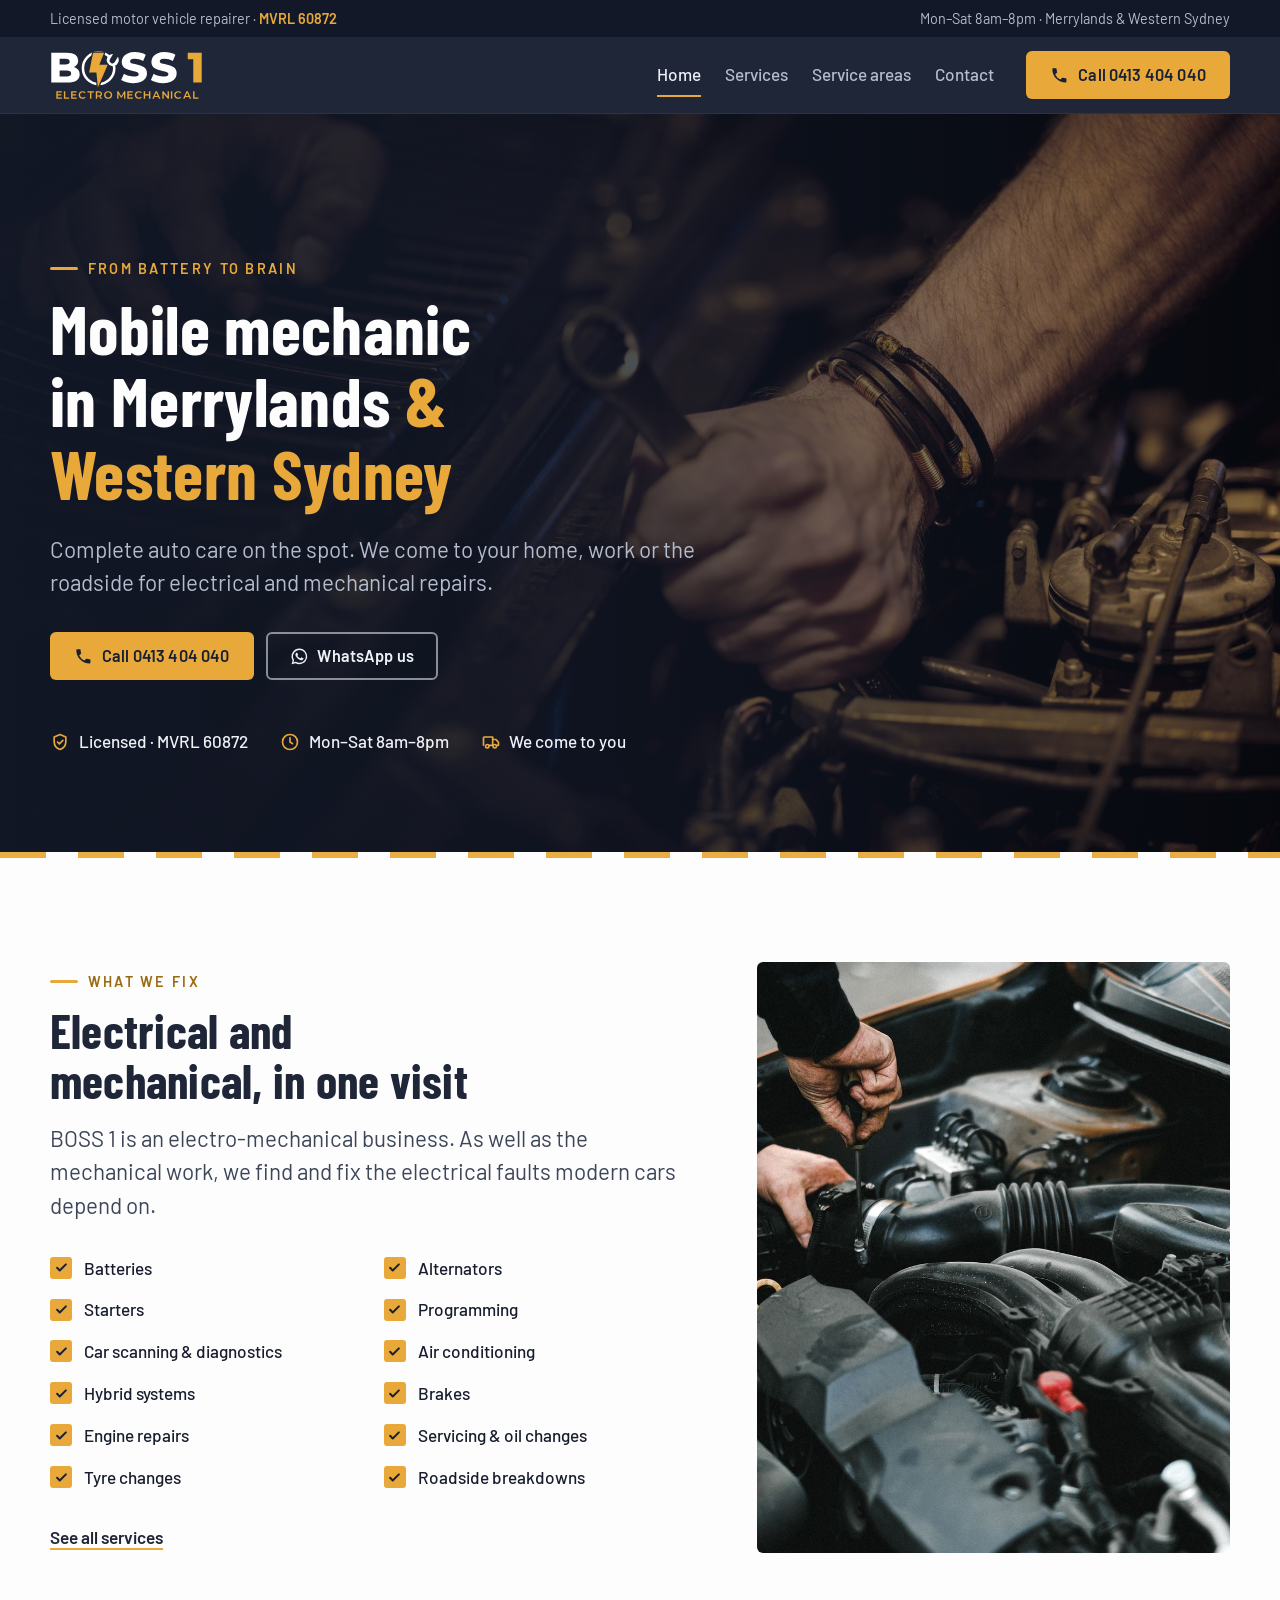
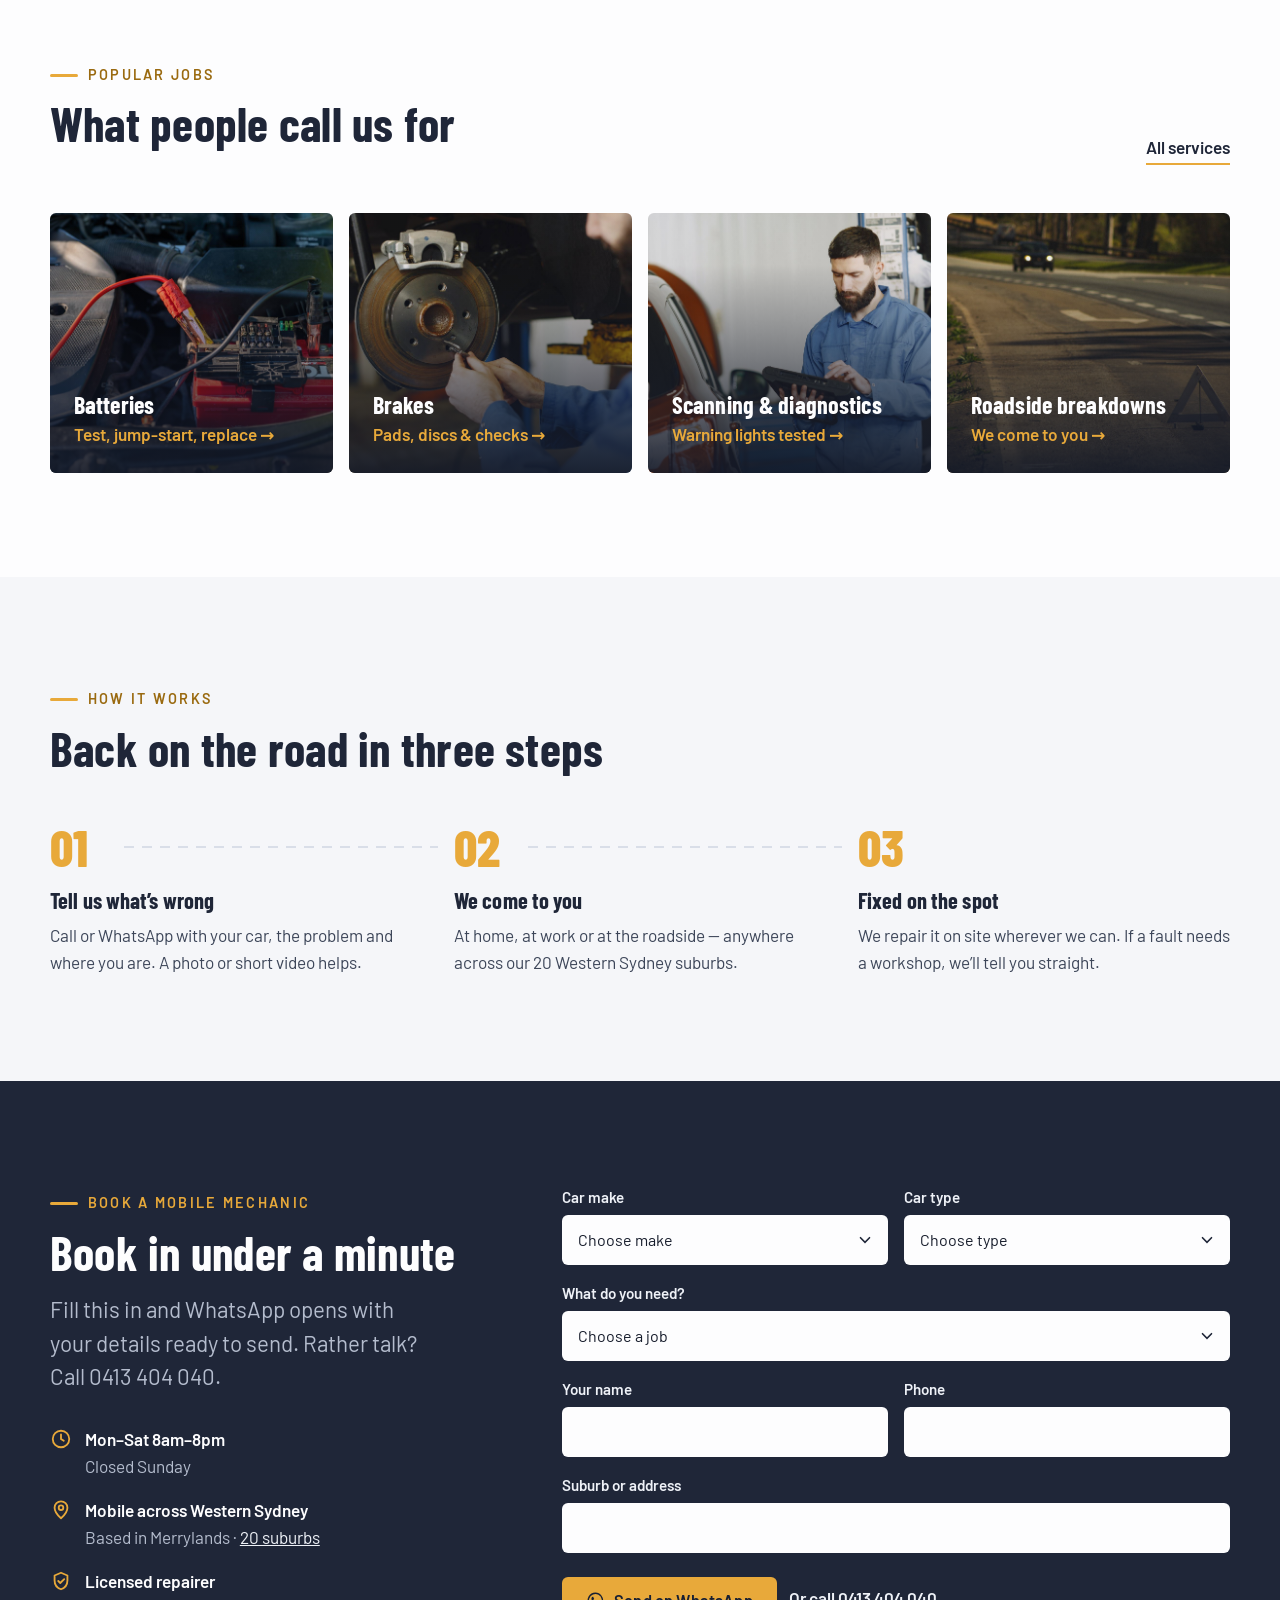
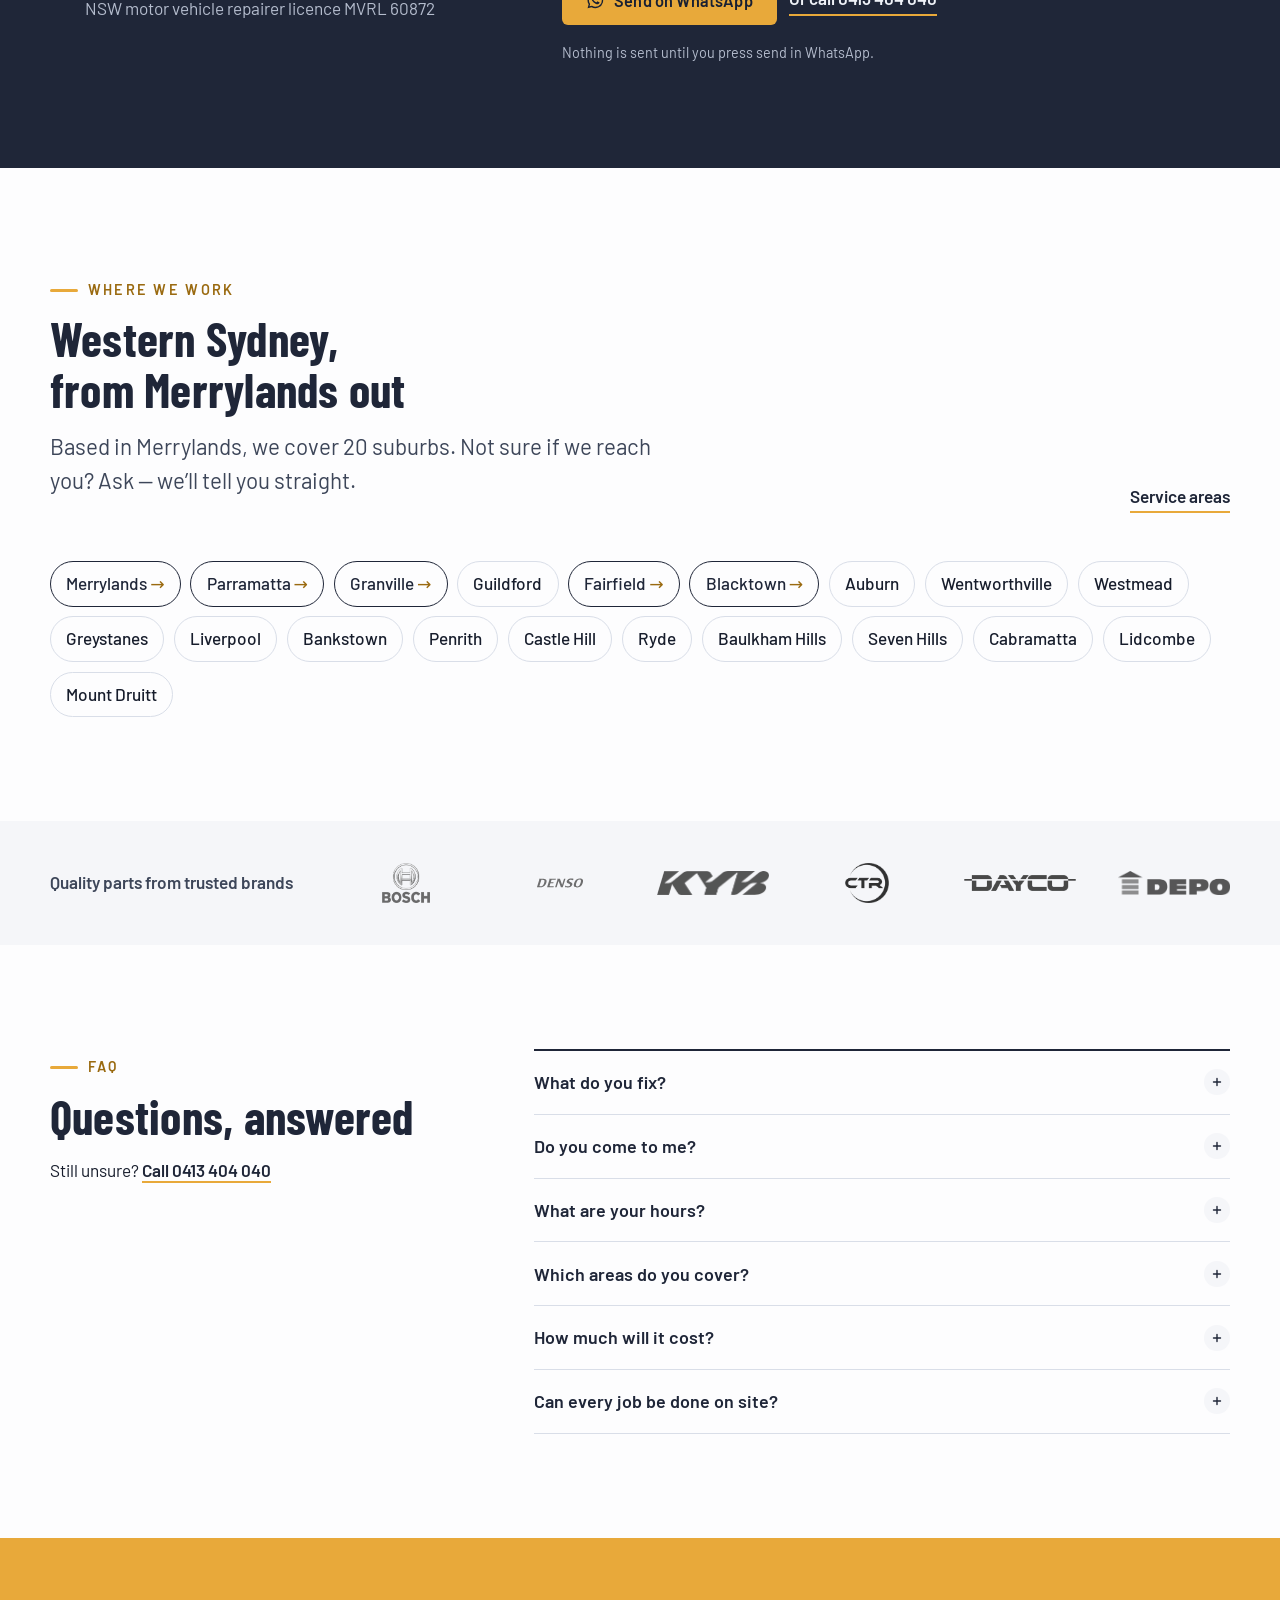
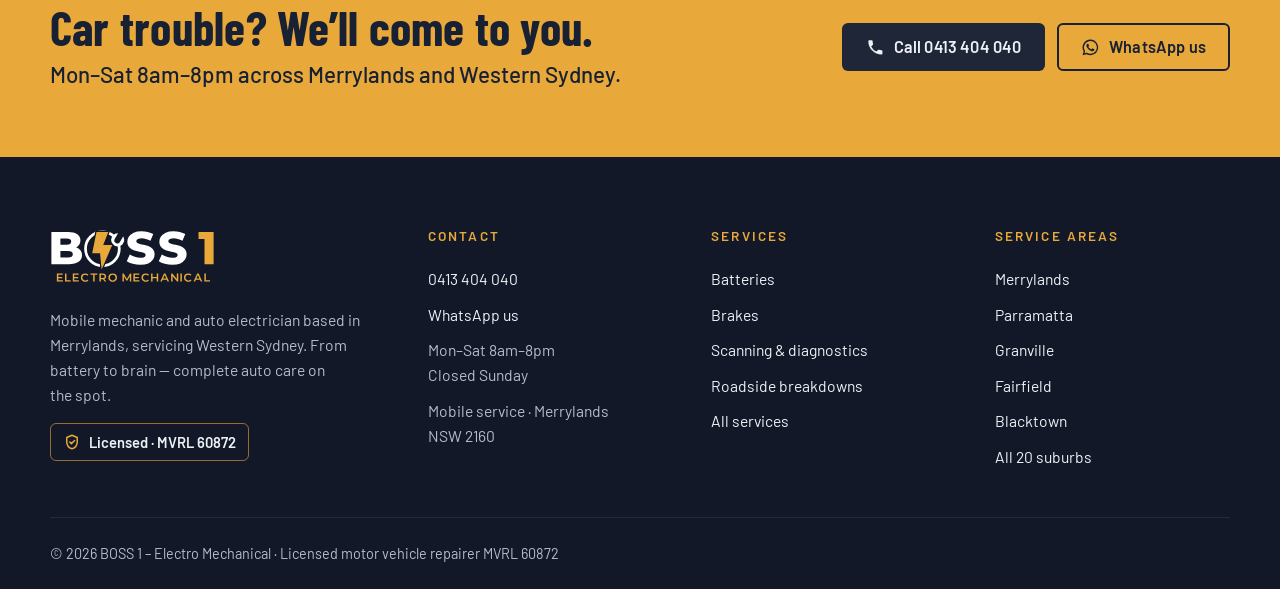
<file: index.html>
<!DOCTYPE html>
<html lang="en-AU">
<head>
<meta charset="utf-8">
<meta name="viewport" content="width=device-width, initial-scale=1">
<title>Mobile Mechanic Merrylands &amp; Western Sydney | BOSS 1 Electro Mechanical</title>
<meta name="description" content="Licensed mobile mechanic and auto electrician in Merrylands NSW. Batteries, alternators, starters, diagnostics, A/C, hybrids and brakes — we come to you. Mon–Sat 8am–8pm. Call 0413 404 040.">
<link rel="canonical" href="https://boss1electromechanic-au.com/">
<meta name="theme-color" content="#1f2638">
<meta property="og:site_name" content="BOSS 1 – Electro Mechanical">
<meta property="og:type" content="website">
<meta property="og:locale" content="en_AU">
<meta property="og:title" content="Mobile Mechanic Merrylands &amp; Western Sydney | BOSS 1 Electro Mechanical">
<meta property="og:description" content="Licensed mobile mechanic and auto electrician in Merrylands NSW. Batteries, alternators, starters, diagnostics, A/C, hybrids and brakes — we come to you. Mon–Sat 8am–8pm. Call 0413 404 040.">
<meta property="og:url" content="https://boss1electromechanic-au.com/">
<meta property="og:image" content="https://boss1electromechanic-au.com/assets/img/brand/og-image.png">
<meta name="twitter:card" content="summary_large_image">
<link rel="icon" href="/assets/img/brand/favicon.svg" type="image/svg+xml">
<link rel="icon" href="/assets/img/brand/favicon-32.png" sizes="32x32" type="image/png">
<link rel="apple-touch-icon" href="/assets/img/brand/apple-touch-icon.png">
<link rel="preconnect" href="https://fonts.googleapis.com">
<link rel="preconnect" href="https://fonts.gstatic.com" crossorigin>
<link href="https://fonts.googleapis.com/css2?family=Barlow+Condensed:wght@600;700;800&family=Barlow:wght@400;500;600;700&display=swap" rel="stylesheet">
<link rel="stylesheet" href="/assets/css/styles.css">
<script type="application/ld+json">{"@context":"https://schema.org","@graph":[{"@type":"AutoRepair","@id":"https://boss1electromechanic-au.com/#business","name":"BOSS 1 – Electro Mechanical","url":"https://boss1electromechanic-au.com/","telephone":"+61413404040","image":"https://boss1electromechanic-au.com/assets/img/brand/og-image.png","logo":"https://boss1electromechanic-au.com/assets/img/brand/boss1-logo-square.png","description":"Licensed mobile mechanic and auto electrician (MVRL 60872) based in Merrylands NSW, servicing 20 suburbs across Western Sydney.","address":{"@type":"PostalAddress","addressLocality":"Merrylands","addressRegion":"NSW","postalCode":"2160","addressCountry":"AU"},"areaServed":[{"@type":"Place","name":"Merrylands, NSW"},{"@type":"Place","name":"Parramatta, NSW"},{"@type":"Place","name":"Granville, NSW"},{"@type":"Place","name":"Guildford, NSW"},{"@type":"Place","name":"Fairfield, NSW"},{"@type":"Place","name":"Blacktown, NSW"},{"@type":"Place","name":"Auburn, NSW"},{"@type":"Place","name":"Wentworthville, NSW"},{"@type":"Place","name":"Westmead, NSW"},{"@type":"Place","name":"Greystanes, NSW"},{"@type":"Place","name":"Liverpool, NSW"},{"@type":"Place","name":"Bankstown, NSW"},{"@type":"Place","name":"Penrith, NSW"},{"@type":"Place","name":"Castle Hill, NSW"},{"@type":"Place","name":"Ryde, NSW"},{"@type":"Place","name":"Baulkham Hills, NSW"},{"@type":"Place","name":"Seven Hills, NSW"},{"@type":"Place","name":"Cabramatta, NSW"},{"@type":"Place","name":"Lidcombe, NSW"},{"@type":"Place","name":"Mount Druitt, NSW"}],"openingHoursSpecification":[{"@type":"OpeningHoursSpecification","dayOfWeek":["Monday","Tuesday","Wednesday","Thursday","Friday","Saturday"],"opens":"08:00","closes":"20:00"}]},{"@type":"WebSite","@id":"https://boss1electromechanic-au.com/#website","url":"https://boss1electromechanic-au.com/","name":"BOSS 1 – Electro Mechanical","publisher":{"@id":"https://boss1electromechanic-au.com/#business"}}]}</script>
</head>
<body>
<a class="skip-link" href="#main">Skip to content</a>
<div class="topbar"><div class="wrap topbar__inner"><span>Licensed motor vehicle repairer · <strong>MVRL 60872</strong></span><span>Mon–Sat 8am–8pm · Merrylands &amp; Western Sydney</span></div></div>
<header class="site-header">
  <div class="wrap site-header__inner">
    <a class="brand" href="/" aria-label="BOSS 1 – Electro Mechanical home"><img src="/assets/img/brand/boss1-logo-on-dark.svg" alt="BOSS 1 – Electro Mechanical" width="153" height="50"></a>
    <nav class="nav" id="site-nav" aria-label="Main"><a href="/" aria-current="page">Home</a><a href="/services">Services</a><a href="/service-areas">Service areas</a><a href="/contact">Contact</a></nav>
    <a class="btn btn--gold header-call" href="tel:+61413404040"><svg viewBox="0 0 24 24" fill="currentColor" aria-hidden="true"><path d="M6.6 10.8a15.1 15.1 0 0 0 6.6 6.6l2.2-2.2a1 1 0 0 1 1-.25 11.4 11.4 0 0 0 3.6.57 1 1 0 0 1 1 1V20a1 1 0 0 1-1 1A17 17 0 0 1 3 4a1 1 0 0 1 1-1h3.5a1 1 0 0 1 1 1c0 1.25.2 2.45.57 3.6a1 1 0 0 1-.25 1z"/></svg>Call 0413 404 040</a>
    <a class="header-phone" href="tel:+61413404040" aria-label="Call 0413 404 040"><svg viewBox="0 0 24 24" fill="currentColor" aria-hidden="true"><path d="M6.6 10.8a15.1 15.1 0 0 0 6.6 6.6l2.2-2.2a1 1 0 0 1 1-.25 11.4 11.4 0 0 0 3.6.57 1 1 0 0 1 1 1V20a1 1 0 0 1-1 1A17 17 0 0 1 3 4a1 1 0 0 1 1-1h3.5a1 1 0 0 1 1 1c0 1.25.2 2.45.57 3.6a1 1 0 0 1-.25 1z"/></svg></a>
    <button class="menu-toggle" type="button" aria-controls="site-nav" aria-expanded="false" aria-label="Menu"><svg viewBox="0 0 24 24" fill="none" stroke="currentColor" stroke-width="2" stroke-linecap="round" aria-hidden="true"><path d="M4 7h16M4 12h16M4 17h16"/></svg></button>
  </div>
</header>
<main id="main">
<section class="hero">
  <div class="hero__media"><img src="/assets/img/photos/hero-engine.jpg" alt="Mechanic tightening a bolt in a car engine bay" width="2000" height="1500" fetchpriority="high"></div>
  <div class="wrap">
    <div class="hero__inner">
      <span class="eyebrow">From battery to brain</span>
      <h1>Mobile mechanic in Merrylands <em>&amp; Western Sydney</em></h1>
      <p class="lead">Complete auto care on the spot. We come to your home, work or the roadside for electrical and mechanical repairs.</p>
      <div class="hero__actions">
        <a class="btn btn--gold" href="tel:+61413404040"><svg viewBox="0 0 24 24" fill="currentColor" aria-hidden="true"><path d="M6.6 10.8a15.1 15.1 0 0 0 6.6 6.6l2.2-2.2a1 1 0 0 1 1-.25 11.4 11.4 0 0 0 3.6.57 1 1 0 0 1 1 1V20a1 1 0 0 1-1 1A17 17 0 0 1 3 4a1 1 0 0 1 1-1h3.5a1 1 0 0 1 1 1c0 1.25.2 2.45.57 3.6a1 1 0 0 1-.25 1z"/></svg>Call 0413 404 040</a>
        <a class="btn btn--ghost" href="https://wa.me/61413404040?text=Hi%20BOSS%201%2C%20I%20need%20a%20mobile%20mechanic." target="_blank" rel="noopener"><svg viewBox="0 0 24 24" fill="currentColor" aria-hidden="true"><path d="M12 2a10 10 0 0 0-8.6 15.1L2 22l5-1.3A10 10 0 1 0 12 2zm0 18.2a8.2 8.2 0 0 1-4.2-1.2l-.3-.2-3 .8.8-2.9-.2-.3A8.2 8.2 0 1 1 12 20.2zm4.5-6.1c-.25-.12-1.47-.72-1.7-.8s-.39-.13-.56.12-.64.8-.79.97-.29.19-.54.06a6.7 6.7 0 0 1-2-1.22 7.4 7.4 0 0 1-1.37-1.7c-.14-.25 0-.38.11-.5l.37-.43a1.7 1.7 0 0 0 .25-.42.46.46 0 0 0 0-.43c-.06-.12-.56-1.35-.77-1.85s-.4-.42-.56-.43h-.48a.92.92 0 0 0-.67.31 2.8 2.8 0 0 0-.87 2.08 4.9 4.9 0 0 0 1 2.6 11.2 11.2 0 0 0 4.3 3.8c1.6.7 2.24.75 3.05.63a2.6 2.6 0 0 0 1.7-1.2 2.1 2.1 0 0 0 .15-1.2c-.06-.1-.22-.17-.47-.29z"/></svg>WhatsApp us</a>
      </div>
      <ul class="facts"><li><svg viewBox="0 0 24 24" fill="none" stroke="currentColor" stroke-width="2" stroke-linecap="round" stroke-linejoin="round" aria-hidden="true"><path d="M12 3l7 3v5.5c0 4.4-3 8.2-7 9.5-4-1.3-7-5.1-7-9.5V6z"/><path d="M9 12l2.2 2.2L15.5 10"/></svg>Licensed · MVRL 60872</li><li><svg viewBox="0 0 24 24" fill="none" stroke="currentColor" stroke-width="2" stroke-linecap="round" aria-hidden="true"><circle cx="12" cy="12" r="9"/><path d="M12 7v5l3 2"/></svg>Mon–Sat 8am–8pm</li><li><svg viewBox="0 0 24 24" fill="none" stroke="currentColor" stroke-width="2" stroke-linecap="round" stroke-linejoin="round" aria-hidden="true"><path d="M3 16V7a1 1 0 0 1 1-1h10v10M14 9h4l3 3.5V16h-2"/><circle cx="7.5" cy="17" r="2"/><circle cx="16.5" cy="17" r="2"/><path d="M9.5 16H14.5"/></svg>We come to you</li></ul>
    </div>
  </div>
</section>
<div class="road" aria-hidden="true"></div>

<section class="section" aria-labelledby="fix-title">
  <div class="wrap split split--wide-left">
    <div>
      <span class="eyebrow">What we fix</span>
      <h2 id="fix-title">Electrical and mechanical, in one visit</h2>
      <p class="lead">BOSS 1 is an electro-mechanical business. As well as the mechanical work, we find and fix the electrical faults modern cars depend on.</p>
      <ul class="checks" style="margin:2rem 0"><li>Batteries</li><li>Alternators</li><li>Starters</li><li>Programming</li><li>Car scanning & diagnostics</li><li>Air conditioning</li><li>Hybrid systems</li><li>Brakes</li><li>Engine repairs</li><li>Servicing & oil changes</li><li>Tyre changes</li><li>Roadside breakdowns</li></ul>
      <a class="text-link" href="/services">See all services</a>
    </div>
    <div class="split__photo split__photo--desktop"><img src="/assets/img/photos/engine-work.jpg" alt="Mechanic working on a car engine" loading="lazy" width="1600" height="1067"></div>
  </div>
</section>

<section class="section" style="padding-top:0" aria-labelledby="popular-title">
  <div class="wrap">
    <div class="section-head section-head--split"><div><span class="eyebrow">Popular jobs</span><h2 id="popular-title">What people call us for</h2></div><a class="text-link" href="/services">All services</a></div>
    <div class="feature-links"><a class="feature-link" href="/car-battery-service-western-sydney"><img src="/assets/img/photos/service-battery.jpg" alt="" loading="lazy" width="1600" height="1067"><h3>Batteries</h3><span>Test, jump-start, replace →</span></a><a class="feature-link" href="/brake-service-western-sydney"><img src="/assets/img/photos/service-brakes.jpg" alt="" loading="lazy" width="1600" height="1067"><h3>Brakes</h3><span>Pads, discs & checks →</span></a><a class="feature-link" href="/engine-diagnostics-western-sydney"><img src="/assets/img/photos/service-diagnostics.jpg" alt="" loading="lazy" width="1600" height="1067"><h3>Scanning & diagnostics</h3><span>Warning lights tested →</span></a><a class="feature-link" href="/roadside-assistance-western-sydney"><img src="/assets/img/photos/service-roadside.jpg" alt="" loading="lazy" width="1600" height="1067"><h3>Roadside breakdowns</h3><span>We come to you →</span></a></div>
  </div>
</section>
<section class="section section--paper" aria-labelledby="how-title">
  <div class="wrap">
    <div class="section-head"><span class="eyebrow">How it works</span><h2 id="how-title">Back on the road in three steps</h2></div>
    <ol class="steps">
      <li><h3>Tell us what’s wrong</h3><p>Call or WhatsApp with your car, the problem and where you are. A photo or short video helps.</p></li>
      <li><h3>We come to you</h3><p>At home, at work or at the roadside — anywhere across our 20 Western Sydney suburbs.</p></li>
      <li><h3>Fixed on the spot</h3><p>We repair it on site wherever we can. If a fault needs a workshop, we’ll tell you straight.</p></li>
    </ol>
  </div>
</section>
<section class="section section--navy" id="book" aria-labelledby="book-title">
  <div class="wrap booking-wrap">
    <div>
      <span class="eyebrow">Book a mobile mechanic</span>
      <h2 id="book-title">Book in under a minute</h2>
      <p class="lead">Fill this in and WhatsApp opens with your details ready to send. Rather talk? Call 0413 404 040.</p>
      <ul class="info">
        <li><svg viewBox="0 0 24 24" fill="none" stroke="currentColor" stroke-width="2" stroke-linecap="round" aria-hidden="true"><circle cx="12" cy="12" r="9"/><path d="M12 7v5l3 2"/></svg><div><strong>Mon–Sat 8am–8pm</strong><span>Closed Sunday</span></div></li>
        <li><svg viewBox="0 0 24 24" fill="none" stroke="currentColor" stroke-width="2" stroke-linecap="round" stroke-linejoin="round" aria-hidden="true"><path d="M12 21s-7-6.1-7-11.5a7 7 0 0 1 14 0C19 14.9 12 21 12 21z"/><circle cx="12" cy="9.5" r="2.5"/></svg><div><strong>Mobile across Western Sydney</strong><span>Based in Merrylands · <a href="/service-areas">20 suburbs</a></span></div></li>
        <li><svg viewBox="0 0 24 24" fill="none" stroke="currentColor" stroke-width="2" stroke-linecap="round" stroke-linejoin="round" aria-hidden="true"><path d="M12 3l7 3v5.5c0 4.4-3 8.2-7 9.5-4-1.3-7-5.1-7-9.5V6z"/><path d="M9 12l2.2 2.2L15.5 10"/></svg><div><strong>Licensed repairer</strong><span>NSW motor vehicle repairer licence MVRL 60872</span></div></li>
      </ul>
    </div>
    <form class="form" data-whatsapp novalidate>
      <div class="form__row">
        <label class="field"><span>Car make</span><select name="brand" data-label="Car make"><option value="">Choose make</option><option>Toyota</option><option>Mazda</option><option>Hyundai</option><option>Kia</option><option>Ford</option><option>Mitsubishi</option><option>Nissan</option><option>Honda</option><option>Volkswagen</option><option>Holden</option><option>Subaru</option><option>Isuzu</option><option>BMW</option><option>Mercedes-Benz</option><option>Audi</option><option>Other</option></select></label>
        <label class="field"><span>Car type</span><select name="type" data-label="Car type"><option value="">Choose type</option><option>Sedan</option><option>Hatchback</option><option>SUV / 4WD</option><option>Ute</option><option>Van</option><option>Wagon</option><option>Coupe / Convertible</option></select></label>
      </div>
      <label class="field"><span>What do you need?</span><select name="service" data-label="Job"><option value="">Choose a job</option><option>Battery test or replacement</option><option>Alternator or starter</option><option>Programming / car scanning</option><option>Warning light / diagnostics</option><option>Air conditioning</option><option>Hybrid system</option><option>Brakes</option><option>Engine repair</option><option>Service / oil change</option><option>Tyre change</option><option>Roadside breakdown</option><option>Something else</option></select></label>
      <div class="form__row">
        <label class="field"><span>Your name</span><input name="name" autocomplete="name" data-label="Name"></label>
        <label class="field"><span>Phone</span><input name="phone" type="tel" autocomplete="tel" data-label="Phone"></label>
      </div>
      <label class="field"><span>Suburb or address</span><input name="address" autocomplete="street-address" data-label="Location" value=""></label>
      <div class="form__actions">
        <button class="btn btn--gold" type="submit" value="whatsapp"><svg viewBox="0 0 24 24" fill="currentColor" aria-hidden="true"><path d="M12 2a10 10 0 0 0-8.6 15.1L2 22l5-1.3A10 10 0 1 0 12 2zm0 18.2a8.2 8.2 0 0 1-4.2-1.2l-.3-.2-3 .8.8-2.9-.2-.3A8.2 8.2 0 1 1 12 20.2zm4.5-6.1c-.25-.12-1.47-.72-1.7-.8s-.39-.13-.56.12-.64.8-.79.97-.29.19-.54.06a6.7 6.7 0 0 1-2-1.22 7.4 7.4 0 0 1-1.37-1.7c-.14-.25 0-.38.11-.5l.37-.43a1.7 1.7 0 0 0 .25-.42.46.46 0 0 0 0-.43c-.06-.12-.56-1.35-.77-1.85s-.4-.42-.56-.43h-.48a.92.92 0 0 0-.67.31 2.8 2.8 0 0 0-.87 2.08 4.9 4.9 0 0 0 1 2.6 11.2 11.2 0 0 0 4.3 3.8c1.6.7 2.24.75 3.05.63a2.6 2.6 0 0 0 1.7-1.2 2.1 2.1 0 0 0 .15-1.2c-.06-.1-.22-.17-.47-.29z"/></svg>Send on WhatsApp</button>
        <a class="text-link text-link--light" href="tel:+61413404040">Or call 0413 404 040</a>
      </div>
      <p class="form__note">Nothing is sent until you press send in WhatsApp.</p>
    </form>
  </div>
</section>

<section class="section" aria-labelledby="areas-title">
  <div class="wrap">
    <div class="section-head section-head--split"><div><span class="eyebrow">Where we work</span><h2 id="areas-title">Western Sydney, from Merrylands out</h2><p class="lead">Based in Merrylands, we cover 20 suburbs. Not sure if we reach you? Ask — we’ll tell you straight.</p></div><a class="text-link" href="/service-areas">Service areas</a></div>
    <ul class="chips"><li><a href="/merrylands-mobile-mechanic">Merrylands</a></li><li><a href="/parramatta-mobile-mechanic">Parramatta</a></li><li><a href="/granville-mobile-mechanic">Granville</a></li><li><span>Guildford</span></li><li><a href="/fairfield-mobile-mechanic">Fairfield</a></li><li><a href="/blacktown-mobile-mechanic">Blacktown</a></li><li><span>Auburn</span></li><li><span>Wentworthville</span></li><li><span>Westmead</span></li><li><span>Greystanes</span></li><li><span>Liverpool</span></li><li><span>Bankstown</span></li><li><span>Penrith</span></li><li><span>Castle Hill</span></li><li><span>Ryde</span></li><li><span>Baulkham Hills</span></li><li><span>Seven Hills</span></li><li><span>Cabramatta</span></li><li><span>Lidcombe</span></li><li><span>Mount Druitt</span></li></ul>
  </div>
</section>
<section class="section section--paper" style="padding-block:2.5rem" aria-label="Parts brands">
  <div class="wrap brands"><p>Quality parts from trusted brands</p><ul><li><img src="/assets/img/logo-bosch.png" alt="Bosch" loading="lazy"></li><li><img src="/assets/img/brand-denso.svg" alt="Denso" loading="lazy"></li><li><img src="/assets/img/logo-kyb.png" alt="KYB" loading="lazy"></li><li><img src="/assets/img/logo-ctr.png" alt="CTR" loading="lazy"></li><li><img src="/assets/img/logo-dayco.png" alt="Dayco" loading="lazy"></li><li><img src="/assets/img/logo-depo.png" alt="Depo" loading="lazy"></li></ul></div>
</section>
<section class="section" aria-labelledby="faq-title">
  <div class="wrap faq">
    <div><span class="eyebrow">FAQ</span><h2 id="faq-title">Questions, answered</h2><p>Still unsure? <a class="text-link" href="tel:+61413404040">Call 0413 404 040</a></p></div>
    <div class="faq__list"><details><summary>What do you fix?</summary><p>Batteries, alternators, starters, programming, car scanning and diagnostics, air conditioning, hybrid systems, brakes, engine repairs, servicing and tyre changes. If it’s not on the list, ask.</p></details><details><summary>Do you come to me?</summary><p>Yes — we’re fully mobile. We come to your home, workplace or the roadside across 20 suburbs in Western Sydney.</p></details><details><summary>What are your hours?</summary><p>Monday to Saturday, 8am–8pm. We’re closed on Sundays.</p></details><details><summary>Which areas do you cover?</summary><p>We’re based in Merrylands and cover Merrylands, Parramatta, Granville, Guildford, Fairfield, Blacktown, Auburn, Wentworthville, Westmead, Greystanes, Liverpool, Bankstown, Penrith, Castle Hill, Ryde, Baulkham Hills, Seven Hills, Cabramatta, Lidcombe and Mount Druitt. If your suburb isn’t listed, ask — we’ll tell you straight if we can get to you.</p></details><details><summary>How much will it cost?</summary><p>It depends on the car and the job. We’ll talk you through the likely cost and any call-out fee before we start; the final price depends on what we find and the parts needed.</p></details><details><summary>Can every job be done on site?</summary><p>Not always. Some repairs need a hoist, specialist equipment or parts on order. If yours does, we’ll tell you upfront.</p></details></div>
  </div>
</section>
<section class="cta-band" aria-label="Book now">
  <div class="wrap cta-band__inner">
    <div><h2>Car trouble? We’ll come to you.</h2><p>Mon–Sat 8am–8pm across Merrylands and Western Sydney.</p></div>
    <div class="cta-band__actions">
      <a class="btn btn--navy" href="tel:+61413404040"><svg viewBox="0 0 24 24" fill="currentColor" aria-hidden="true"><path d="M6.6 10.8a15.1 15.1 0 0 0 6.6 6.6l2.2-2.2a1 1 0 0 1 1-.25 11.4 11.4 0 0 0 3.6.57 1 1 0 0 1 1 1V20a1 1 0 0 1-1 1A17 17 0 0 1 3 4a1 1 0 0 1 1-1h3.5a1 1 0 0 1 1 1c0 1.25.2 2.45.57 3.6a1 1 0 0 1-.25 1z"/></svg>Call 0413 404 040</a>
      <a class="btn btn--outline" href="https://wa.me/61413404040?text=Hi%20BOSS%201%2C%20I%20need%20a%20mobile%20mechanic." target="_blank" rel="noopener"><svg viewBox="0 0 24 24" fill="currentColor" aria-hidden="true"><path d="M12 2a10 10 0 0 0-8.6 15.1L2 22l5-1.3A10 10 0 1 0 12 2zm0 18.2a8.2 8.2 0 0 1-4.2-1.2l-.3-.2-3 .8.8-2.9-.2-.3A8.2 8.2 0 1 1 12 20.2zm4.5-6.1c-.25-.12-1.47-.72-1.7-.8s-.39-.13-.56.12-.64.8-.79.97-.29.19-.54.06a6.7 6.7 0 0 1-2-1.22 7.4 7.4 0 0 1-1.37-1.7c-.14-.25 0-.38.11-.5l.37-.43a1.7 1.7 0 0 0 .25-.42.46.46 0 0 0 0-.43c-.06-.12-.56-1.35-.77-1.85s-.4-.42-.56-.43h-.48a.92.92 0 0 0-.67.31 2.8 2.8 0 0 0-.87 2.08 4.9 4.9 0 0 0 1 2.6 11.2 11.2 0 0 0 4.3 3.8c1.6.7 2.24.75 3.05.63a2.6 2.6 0 0 0 1.7-1.2 2.1 2.1 0 0 0 .15-1.2c-.06-.1-.22-.17-.47-.29z"/></svg>WhatsApp us</a>
    </div>
  </div>
</section>
</main>
<footer class="site-footer">
  <div class="wrap site-footer__grid">
    <div>
      <img src="/assets/img/brand/boss1-logo-on-dark.svg" alt="BOSS 1 – Electro Mechanical" width="165" height="54" loading="lazy">
      <p>Mobile mechanic and auto electrician based in Merrylands, servicing Western Sydney. From battery to brain — complete auto care on the spot.</p>
      <span class="badge"><svg viewBox="0 0 24 24" fill="none" stroke="currentColor" stroke-width="2" stroke-linecap="round" stroke-linejoin="round" aria-hidden="true"><path d="M12 3l7 3v5.5c0 4.4-3 8.2-7 9.5-4-1.3-7-5.1-7-9.5V6z"/><path d="M9 12l2.2 2.2L15.5 10"/></svg>Licensed · MVRL 60872</span>
    </div>
    <div>
      <h2>Contact</h2>
      <ul>
        <li><a href="tel:+61413404040">0413 404 040</a></li>
        <li><a href="https://wa.me/61413404040?text=Hi%20BOSS%201%2C%20I%20need%20a%20mobile%20mechanic." target="_blank" rel="noopener">WhatsApp us</a></li>
        <li>Mon–Sat 8am–8pm<br>Closed Sunday</li>
        <li>Mobile service · Merrylands NSW 2160</li>
      </ul>
    </div>
    <div>
      <h2>Services</h2>
      <ul><li><a href="/car-battery-service-western-sydney">Batteries</a></li><li><a href="/brake-service-western-sydney">Brakes</a></li><li><a href="/engine-diagnostics-western-sydney">Scanning & diagnostics</a></li><li><a href="/roadside-assistance-western-sydney">Roadside breakdowns</a></li><li><a href="/services">All services</a></li></ul>
    </div>
    <div>
      <h2>Service areas</h2>
      <ul><li><a href="/merrylands-mobile-mechanic">Merrylands</a></li><li><a href="/parramatta-mobile-mechanic">Parramatta</a></li><li><a href="/granville-mobile-mechanic">Granville</a></li><li><a href="/fairfield-mobile-mechanic">Fairfield</a></li><li><a href="/blacktown-mobile-mechanic">Blacktown</a></li><li><a href="/service-areas">All 20 suburbs</a></li></ul>
    </div>
  </div>
  <div class="wrap site-footer__bottom">
    <span>© <span class="js-year">2026</span> BOSS 1 – Electro Mechanical · Licensed motor vehicle repairer MVRL 60872</span>
    
  </div>
</footer>
<div class="action-bar" role="region" aria-label="Quick contact">
  <a class="btn btn--gold" href="tel:+61413404040"><svg viewBox="0 0 24 24" fill="currentColor" aria-hidden="true"><path d="M6.6 10.8a15.1 15.1 0 0 0 6.6 6.6l2.2-2.2a1 1 0 0 1 1-.25 11.4 11.4 0 0 0 3.6.57 1 1 0 0 1 1 1V20a1 1 0 0 1-1 1A17 17 0 0 1 3 4a1 1 0 0 1 1-1h3.5a1 1 0 0 1 1 1c0 1.25.2 2.45.57 3.6a1 1 0 0 1-.25 1z"/></svg>Call now</a>
  <a class="btn btn--ghost" href="https://wa.me/61413404040?text=Hi%20BOSS%201%2C%20I%20need%20a%20mobile%20mechanic." target="_blank" rel="noopener"><svg viewBox="0 0 24 24" fill="currentColor" aria-hidden="true"><path d="M12 2a10 10 0 0 0-8.6 15.1L2 22l5-1.3A10 10 0 1 0 12 2zm0 18.2a8.2 8.2 0 0 1-4.2-1.2l-.3-.2-3 .8.8-2.9-.2-.3A8.2 8.2 0 1 1 12 20.2zm4.5-6.1c-.25-.12-1.47-.72-1.7-.8s-.39-.13-.56.12-.64.8-.79.97-.29.19-.54.06a6.7 6.7 0 0 1-2-1.22 7.4 7.4 0 0 1-1.37-1.7c-.14-.25 0-.38.11-.5l.37-.43a1.7 1.7 0 0 0 .25-.42.46.46 0 0 0 0-.43c-.06-.12-.56-1.35-.77-1.85s-.4-.42-.56-.43h-.48a.92.92 0 0 0-.67.31 2.8 2.8 0 0 0-.87 2.08 4.9 4.9 0 0 0 1 2.6 11.2 11.2 0 0 0 4.3 3.8c1.6.7 2.24.75 3.05.63a2.6 2.6 0 0 0 1.7-1.2 2.1 2.1 0 0 0 .15-1.2c-.06-.1-.22-.17-.47-.29z"/></svg>WhatsApp</a>
</div>
<script src="/assets/js/main.js" defer></script>
</body>
</html>
</file>
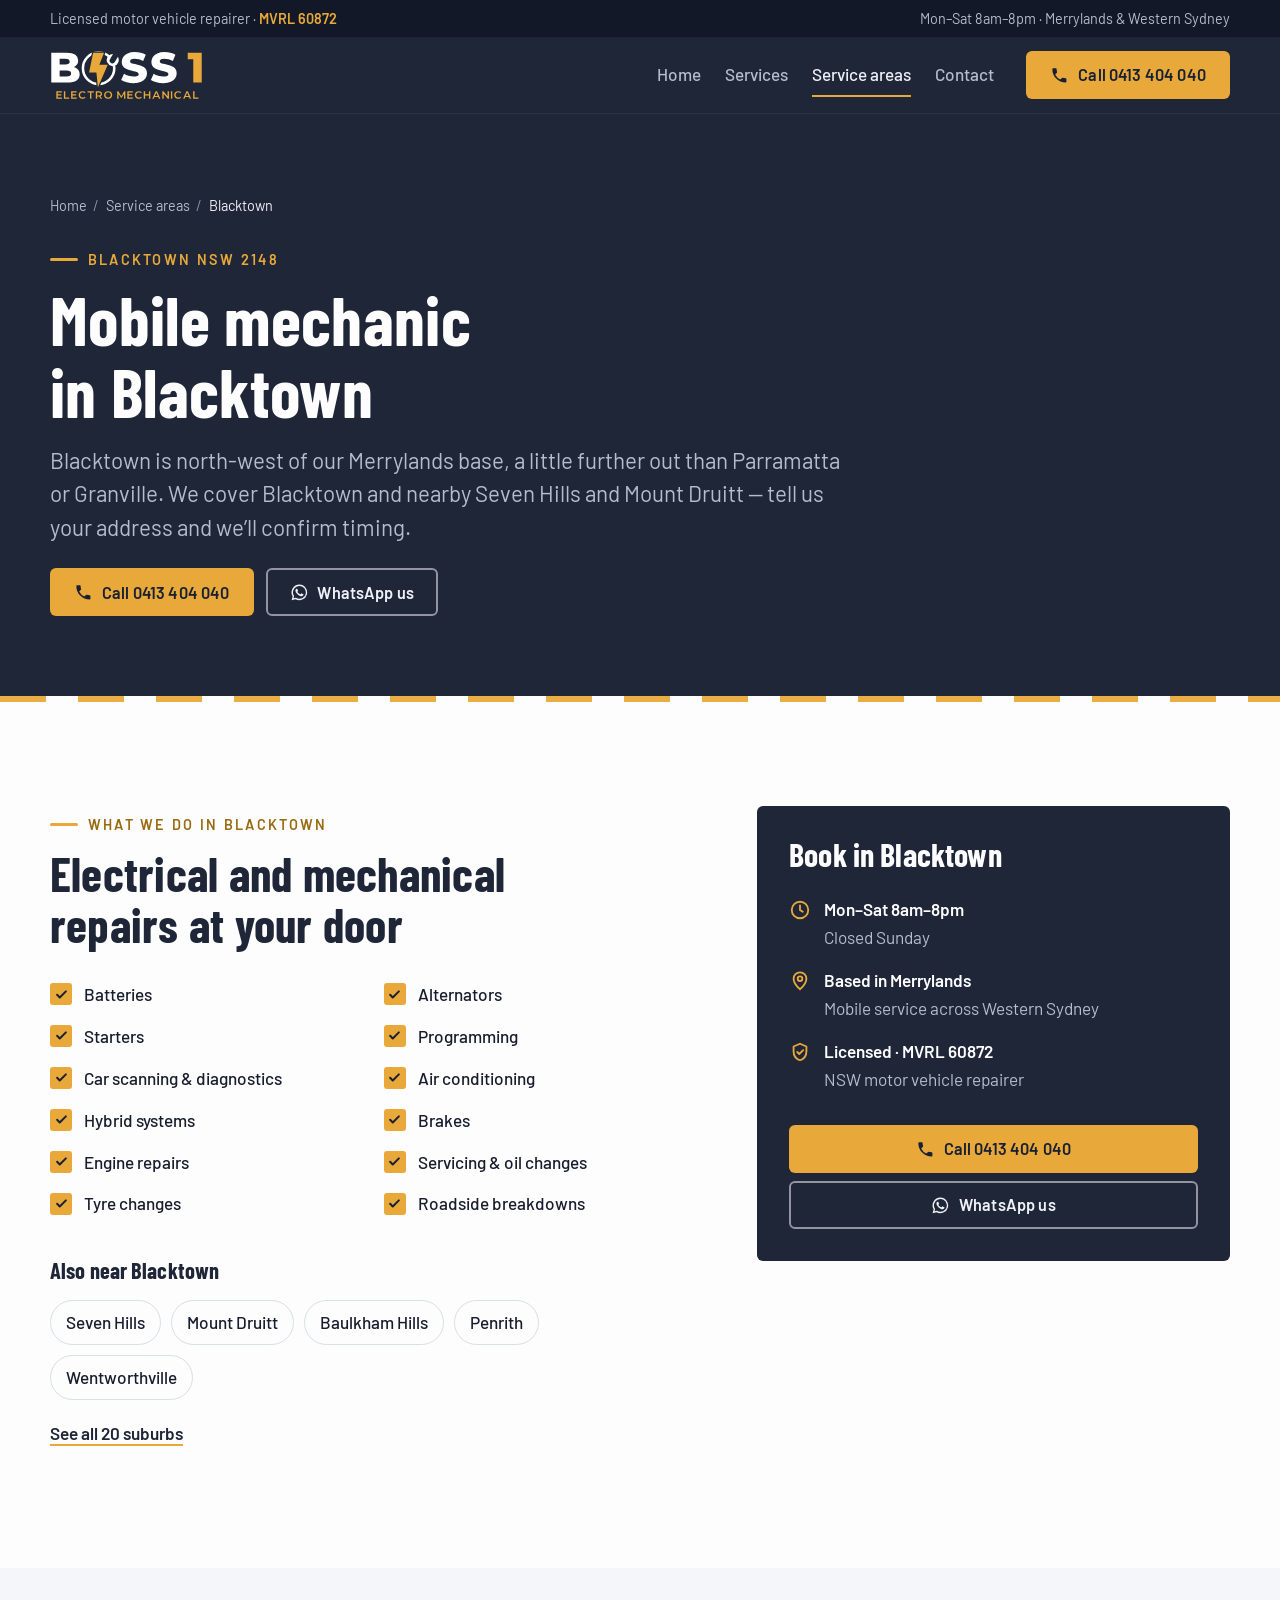
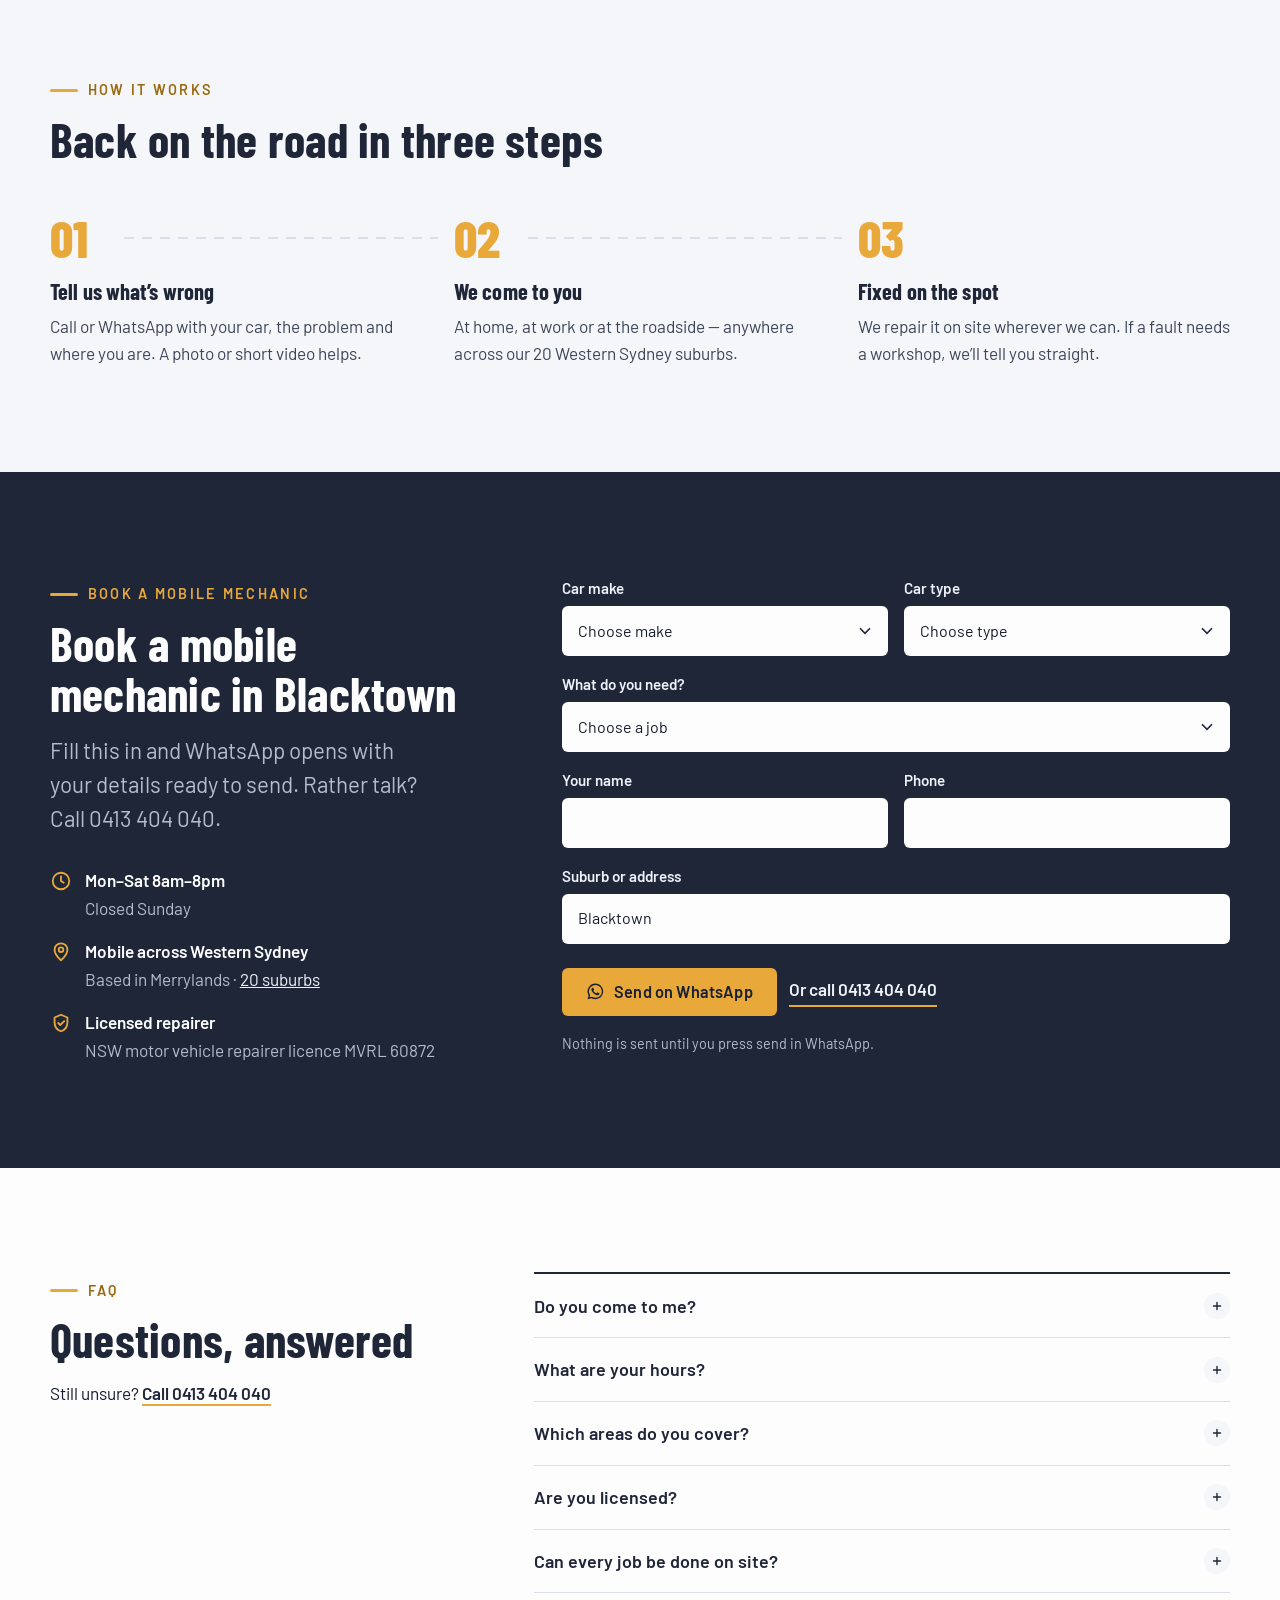
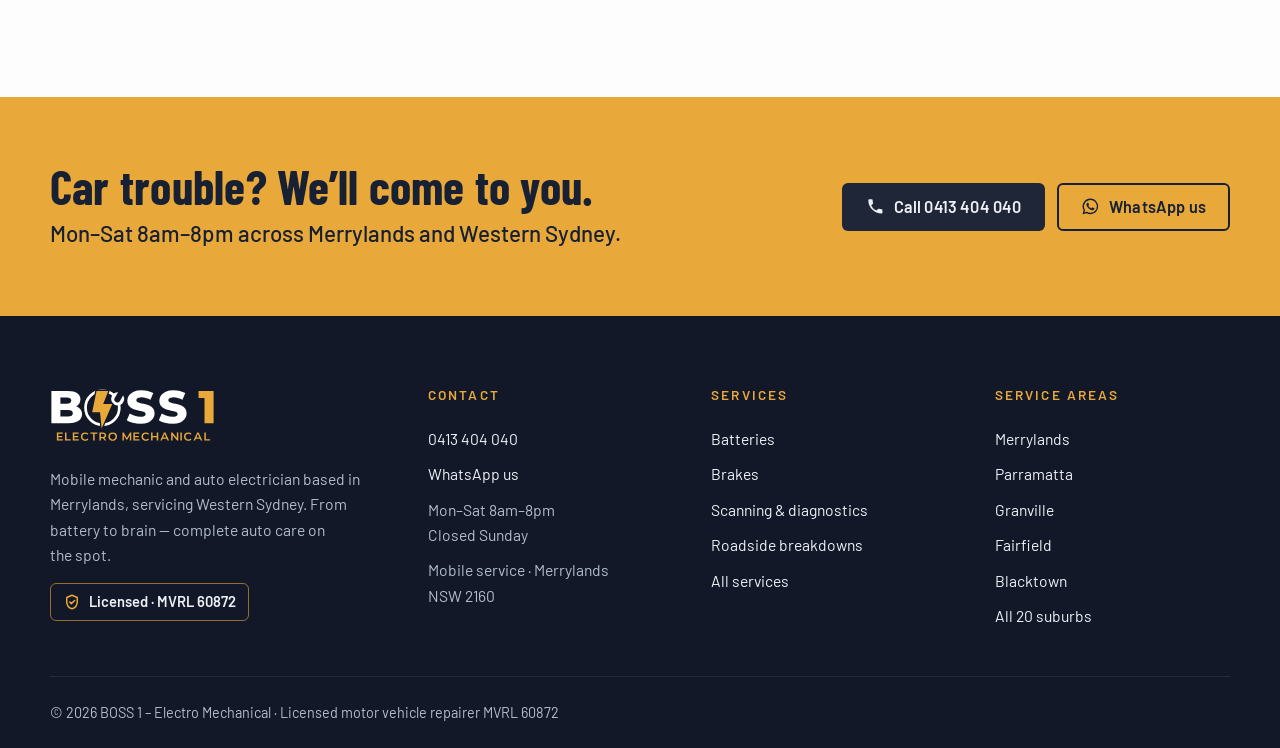
<file: blacktown-mobile-mechanic.html>
<!DOCTYPE html>
<html lang="en-AU">
<head>
<meta charset="utf-8">
<meta name="viewport" content="width=device-width, initial-scale=1">
<title>Mobile Mechanic Blacktown NSW | BOSS 1 Electro Mechanical</title>
<meta name="description" content="Mobile mechanic and auto electrician in Blacktown NSW 2148. Batteries, diagnostics, brakes and more — we come to you. Mon–Sat 8am–8pm. Licensed MVRL 60872. Call 0413 404 040.">
<link rel="canonical" href="https://boss1electromechanic-au.com/blacktown-mobile-mechanic">
<meta name="theme-color" content="#1f2638">
<meta property="og:site_name" content="BOSS 1 – Electro Mechanical">
<meta property="og:type" content="website">
<meta property="og:locale" content="en_AU">
<meta property="og:title" content="Mobile Mechanic Blacktown NSW | BOSS 1 Electro Mechanical">
<meta property="og:description" content="Mobile mechanic and auto electrician in Blacktown NSW 2148. Batteries, diagnostics, brakes and more — we come to you. Mon–Sat 8am–8pm. Licensed MVRL 60872. Call 0413 404 040.">
<meta property="og:url" content="https://boss1electromechanic-au.com/blacktown-mobile-mechanic">
<meta property="og:image" content="https://boss1electromechanic-au.com/assets/img/brand/og-image.png">
<meta name="twitter:card" content="summary_large_image">
<link rel="icon" href="/assets/img/brand/favicon.svg" type="image/svg+xml">
<link rel="icon" href="/assets/img/brand/favicon-32.png" sizes="32x32" type="image/png">
<link rel="apple-touch-icon" href="/assets/img/brand/apple-touch-icon.png">
<link rel="preconnect" href="https://fonts.googleapis.com">
<link rel="preconnect" href="https://fonts.gstatic.com" crossorigin>
<link href="https://fonts.googleapis.com/css2?family=Barlow+Condensed:wght@600;700;800&family=Barlow:wght@400;500;600;700&display=swap" rel="stylesheet">
<link rel="stylesheet" href="/assets/css/styles.css">
<script type="application/ld+json">{"@context":"https://schema.org","@graph":[{"@type":"AutoRepair","@id":"https://boss1electromechanic-au.com/#business","name":"BOSS 1 – Electro Mechanical","url":"https://boss1electromechanic-au.com/","telephone":"+61413404040","image":"https://boss1electromechanic-au.com/assets/img/brand/og-image.png","logo":"https://boss1electromechanic-au.com/assets/img/brand/boss1-logo-square.png","description":"Licensed mobile mechanic and auto electrician (MVRL 60872) based in Merrylands NSW, servicing 20 suburbs across Western Sydney.","address":{"@type":"PostalAddress","addressLocality":"Merrylands","addressRegion":"NSW","postalCode":"2160","addressCountry":"AU"},"areaServed":[{"@type":"Place","name":"Merrylands, NSW"},{"@type":"Place","name":"Parramatta, NSW"},{"@type":"Place","name":"Granville, NSW"},{"@type":"Place","name":"Guildford, NSW"},{"@type":"Place","name":"Fairfield, NSW"},{"@type":"Place","name":"Blacktown, NSW"},{"@type":"Place","name":"Auburn, NSW"},{"@type":"Place","name":"Wentworthville, NSW"},{"@type":"Place","name":"Westmead, NSW"},{"@type":"Place","name":"Greystanes, NSW"},{"@type":"Place","name":"Liverpool, NSW"},{"@type":"Place","name":"Bankstown, NSW"},{"@type":"Place","name":"Penrith, NSW"},{"@type":"Place","name":"Castle Hill, NSW"},{"@type":"Place","name":"Ryde, NSW"},{"@type":"Place","name":"Baulkham Hills, NSW"},{"@type":"Place","name":"Seven Hills, NSW"},{"@type":"Place","name":"Cabramatta, NSW"},{"@type":"Place","name":"Lidcombe, NSW"},{"@type":"Place","name":"Mount Druitt, NSW"}],"openingHoursSpecification":[{"@type":"OpeningHoursSpecification","dayOfWeek":["Monday","Tuesday","Wednesday","Thursday","Friday","Saturday"],"opens":"08:00","closes":"20:00"}]},{"@type":"WebSite","@id":"https://boss1electromechanic-au.com/#website","url":"https://boss1electromechanic-au.com/","name":"BOSS 1 – Electro Mechanical","publisher":{"@id":"https://boss1electromechanic-au.com/#business"}},{"@type":"BreadcrumbList","itemListElement":[{"@type":"ListItem","position":1,"name":"Home","item":"https://boss1electromechanic-au.com/"},{"@type":"ListItem","position":2,"name":"Service areas","item":"https://boss1electromechanic-au.com/service-areas"},{"@type":"ListItem","position":3,"name":"Blacktown","item":"https://boss1electromechanic-au.com/blacktown-mobile-mechanic"}]}]}</script>
</head>
<body>
<a class="skip-link" href="#main">Skip to content</a>
<div class="topbar"><div class="wrap topbar__inner"><span>Licensed motor vehicle repairer · <strong>MVRL 60872</strong></span><span>Mon–Sat 8am–8pm · Merrylands &amp; Western Sydney</span></div></div>
<header class="site-header">
  <div class="wrap site-header__inner">
    <a class="brand" href="/" aria-label="BOSS 1 – Electro Mechanical home"><img src="/assets/img/brand/boss1-logo-on-dark.svg" alt="BOSS 1 – Electro Mechanical" width="153" height="50"></a>
    <nav class="nav" id="site-nav" aria-label="Main"><a href="/">Home</a><a href="/services">Services</a><a href="/service-areas" aria-current="page">Service areas</a><a href="/contact">Contact</a></nav>
    <a class="btn btn--gold header-call" href="tel:+61413404040"><svg viewBox="0 0 24 24" fill="currentColor" aria-hidden="true"><path d="M6.6 10.8a15.1 15.1 0 0 0 6.6 6.6l2.2-2.2a1 1 0 0 1 1-.25 11.4 11.4 0 0 0 3.6.57 1 1 0 0 1 1 1V20a1 1 0 0 1-1 1A17 17 0 0 1 3 4a1 1 0 0 1 1-1h3.5a1 1 0 0 1 1 1c0 1.25.2 2.45.57 3.6a1 1 0 0 1-.25 1z"/></svg>Call 0413 404 040</a>
    <a class="header-phone" href="tel:+61413404040" aria-label="Call 0413 404 040"><svg viewBox="0 0 24 24" fill="currentColor" aria-hidden="true"><path d="M6.6 10.8a15.1 15.1 0 0 0 6.6 6.6l2.2-2.2a1 1 0 0 1 1-.25 11.4 11.4 0 0 0 3.6.57 1 1 0 0 1 1 1V20a1 1 0 0 1-1 1A17 17 0 0 1 3 4a1 1 0 0 1 1-1h3.5a1 1 0 0 1 1 1c0 1.25.2 2.45.57 3.6a1 1 0 0 1-.25 1z"/></svg></a>
    <button class="menu-toggle" type="button" aria-controls="site-nav" aria-expanded="false" aria-label="Menu"><svg viewBox="0 0 24 24" fill="none" stroke="currentColor" stroke-width="2" stroke-linecap="round" aria-hidden="true"><path d="M4 7h16M4 12h16M4 17h16"/></svg></button>
  </div>
</header>
<main id="main">
<section class="page-hero">
  <div class="wrap page-hero__inner">
    <div>
      <ol class="crumbs" aria-label="Breadcrumb"><li><a href="/">Home</a></li><li><a href="/service-areas">Service areas</a></li><li aria-current="page">Blacktown</li></ol>
      <span class="eyebrow">Blacktown NSW 2148</span>
      <h1>Mobile mechanic in Blacktown</h1>
      <p class="lead">Blacktown is north-west of our Merrylands base, a little further out than Parramatta or Granville. We cover Blacktown and nearby Seven Hills and Mount Druitt — tell us your address and we’ll confirm timing.</p>
      <div class="page-hero__actions"><a class="btn btn--gold" href="tel:+61413404040"><svg viewBox="0 0 24 24" fill="currentColor" aria-hidden="true"><path d="M6.6 10.8a15.1 15.1 0 0 0 6.6 6.6l2.2-2.2a1 1 0 0 1 1-.25 11.4 11.4 0 0 0 3.6.57 1 1 0 0 1 1 1V20a1 1 0 0 1-1 1A17 17 0 0 1 3 4a1 1 0 0 1 1-1h3.5a1 1 0 0 1 1 1c0 1.25.2 2.45.57 3.6a1 1 0 0 1-.25 1z"/></svg>Call 0413 404 040</a><a class="btn btn--ghost" href="https://wa.me/61413404040?text=Hi%20BOSS%201%2C%20I%20need%20a%20mobile%20mechanic." target="_blank" rel="noopener"><svg viewBox="0 0 24 24" fill="currentColor" aria-hidden="true"><path d="M12 2a10 10 0 0 0-8.6 15.1L2 22l5-1.3A10 10 0 1 0 12 2zm0 18.2a8.2 8.2 0 0 1-4.2-1.2l-.3-.2-3 .8.8-2.9-.2-.3A8.2 8.2 0 1 1 12 20.2zm4.5-6.1c-.25-.12-1.47-.72-1.7-.8s-.39-.13-.56.12-.64.8-.79.97-.29.19-.54.06a6.7 6.7 0 0 1-2-1.22 7.4 7.4 0 0 1-1.37-1.7c-.14-.25 0-.38.11-.5l.37-.43a1.7 1.7 0 0 0 .25-.42.46.46 0 0 0 0-.43c-.06-.12-.56-1.35-.77-1.85s-.4-.42-.56-.43h-.48a.92.92 0 0 0-.67.31 2.8 2.8 0 0 0-.87 2.08 4.9 4.9 0 0 0 1 2.6 11.2 11.2 0 0 0 4.3 3.8c1.6.7 2.24.75 3.05.63a2.6 2.6 0 0 0 1.7-1.2 2.1 2.1 0 0 0 .15-1.2c-.06-.1-.22-.17-.47-.29z"/></svg>WhatsApp us</a></div>
    </div>
    
  </div>
</section>
<div class="road" aria-hidden="true"></div>

<section class="section" aria-labelledby="loc-fix">
  <div class="wrap split split--wide-left" style="align-items:start">
    <div>
      <span class="eyebrow">What we do in Blacktown</span>
      <h2 id="loc-fix">Electrical and mechanical repairs at your door</h2>
      <ul class="checks" style="margin:2rem 0 0"><li>Batteries</li><li>Alternators</li><li>Starters</li><li>Programming</li><li>Car scanning & diagnostics</li><li>Air conditioning</li><li>Hybrid systems</li><li>Brakes</li><li>Engine repairs</li><li>Servicing & oil changes</li><li>Tyre changes</li><li>Roadside breakdowns</li></ul>
      <h3 id="near-title" style="margin-top:2.5rem">Also near Blacktown</h3><ul class="chips"><li><span>Seven Hills</span></li><li><span>Mount Druitt</span></li><li><span>Baulkham Hills</span></li><li><span>Penrith</span></li><li><span>Wentworthville</span></li></ul>
      <p style="margin-top:1.25rem"><a class="text-link" href="/service-areas">See all 20 suburbs</a></p>
    </div>
    <aside class="side-panel" aria-label="Book in Blacktown">
      <h2>Book in Blacktown</h2>
      <ul class="info">
        <li><svg viewBox="0 0 24 24" fill="none" stroke="currentColor" stroke-width="2" stroke-linecap="round" aria-hidden="true"><circle cx="12" cy="12" r="9"/><path d="M12 7v5l3 2"/></svg><div><strong>Mon–Sat 8am–8pm</strong><span>Closed Sunday</span></div></li>
        <li><svg viewBox="0 0 24 24" fill="none" stroke="currentColor" stroke-width="2" stroke-linecap="round" stroke-linejoin="round" aria-hidden="true"><path d="M12 21s-7-6.1-7-11.5a7 7 0 0 1 14 0C19 14.9 12 21 12 21z"/><circle cx="12" cy="9.5" r="2.5"/></svg><div><strong>Based in Merrylands</strong><span>Mobile service across Western Sydney</span></div></li>
        <li><svg viewBox="0 0 24 24" fill="none" stroke="currentColor" stroke-width="2" stroke-linecap="round" stroke-linejoin="round" aria-hidden="true"><path d="M12 3l7 3v5.5c0 4.4-3 8.2-7 9.5-4-1.3-7-5.1-7-9.5V6z"/><path d="M9 12l2.2 2.2L15.5 10"/></svg><div><strong>Licensed · MVRL 60872</strong><span>NSW motor vehicle repairer</span></div></li>
      </ul>
      <a class="btn btn--gold" href="tel:+61413404040"><svg viewBox="0 0 24 24" fill="currentColor" aria-hidden="true"><path d="M6.6 10.8a15.1 15.1 0 0 0 6.6 6.6l2.2-2.2a1 1 0 0 1 1-.25 11.4 11.4 0 0 0 3.6.57 1 1 0 0 1 1 1V20a1 1 0 0 1-1 1A17 17 0 0 1 3 4a1 1 0 0 1 1-1h3.5a1 1 0 0 1 1 1c0 1.25.2 2.45.57 3.6a1 1 0 0 1-.25 1z"/></svg>Call 0413 404 040</a>
      <a class="btn btn--ghost" href="https://wa.me/61413404040?text=Hi%20BOSS%201%2C%20I%20need%20a%20mobile%20mechanic%20in%20Blacktown." target="_blank" rel="noopener"><svg viewBox="0 0 24 24" fill="currentColor" aria-hidden="true"><path d="M12 2a10 10 0 0 0-8.6 15.1L2 22l5-1.3A10 10 0 1 0 12 2zm0 18.2a8.2 8.2 0 0 1-4.2-1.2l-.3-.2-3 .8.8-2.9-.2-.3A8.2 8.2 0 1 1 12 20.2zm4.5-6.1c-.25-.12-1.47-.72-1.7-.8s-.39-.13-.56.12-.64.8-.79.97-.29.19-.54.06a6.7 6.7 0 0 1-2-1.22 7.4 7.4 0 0 1-1.37-1.7c-.14-.25 0-.38.11-.5l.37-.43a1.7 1.7 0 0 0 .25-.42.46.46 0 0 0 0-.43c-.06-.12-.56-1.35-.77-1.85s-.4-.42-.56-.43h-.48a.92.92 0 0 0-.67.31 2.8 2.8 0 0 0-.87 2.08 4.9 4.9 0 0 0 1 2.6 11.2 11.2 0 0 0 4.3 3.8c1.6.7 2.24.75 3.05.63a2.6 2.6 0 0 0 1.7-1.2 2.1 2.1 0 0 0 .15-1.2c-.06-.1-.22-.17-.47-.29z"/></svg>WhatsApp us</a>
    </aside>
  </div>
</section>
<section class="section section--paper" aria-labelledby="how-title">
  <div class="wrap">
    <div class="section-head"><span class="eyebrow">How it works</span><h2 id="how-title">Back on the road in three steps</h2></div>
    <ol class="steps">
      <li><h3>Tell us what’s wrong</h3><p>Call or WhatsApp with your car, the problem and where you are. A photo or short video helps.</p></li>
      <li><h3>We come to you</h3><p>At home, at work or at the roadside — anywhere across our 20 Western Sydney suburbs.</p></li>
      <li><h3>Fixed on the spot</h3><p>We repair it on site wherever we can. If a fault needs a workshop, we’ll tell you straight.</p></li>
    </ol>
  </div>
</section>
<section class="section section--navy" id="book" aria-labelledby="book-title">
  <div class="wrap booking-wrap">
    <div>
      <span class="eyebrow">Book a mobile mechanic</span>
      <h2 id="book-title">Book a mobile mechanic in Blacktown</h2>
      <p class="lead">Fill this in and WhatsApp opens with your details ready to send. Rather talk? Call 0413 404 040.</p>
      <ul class="info">
        <li><svg viewBox="0 0 24 24" fill="none" stroke="currentColor" stroke-width="2" stroke-linecap="round" aria-hidden="true"><circle cx="12" cy="12" r="9"/><path d="M12 7v5l3 2"/></svg><div><strong>Mon–Sat 8am–8pm</strong><span>Closed Sunday</span></div></li>
        <li><svg viewBox="0 0 24 24" fill="none" stroke="currentColor" stroke-width="2" stroke-linecap="round" stroke-linejoin="round" aria-hidden="true"><path d="M12 21s-7-6.1-7-11.5a7 7 0 0 1 14 0C19 14.9 12 21 12 21z"/><circle cx="12" cy="9.5" r="2.5"/></svg><div><strong>Mobile across Western Sydney</strong><span>Based in Merrylands · <a href="/service-areas">20 suburbs</a></span></div></li>
        <li><svg viewBox="0 0 24 24" fill="none" stroke="currentColor" stroke-width="2" stroke-linecap="round" stroke-linejoin="round" aria-hidden="true"><path d="M12 3l7 3v5.5c0 4.4-3 8.2-7 9.5-4-1.3-7-5.1-7-9.5V6z"/><path d="M9 12l2.2 2.2L15.5 10"/></svg><div><strong>Licensed repairer</strong><span>NSW motor vehicle repairer licence MVRL 60872</span></div></li>
      </ul>
    </div>
    <form class="form" data-whatsapp novalidate>
      <div class="form__row">
        <label class="field"><span>Car make</span><select name="brand" data-label="Car make"><option value="">Choose make</option><option>Toyota</option><option>Mazda</option><option>Hyundai</option><option>Kia</option><option>Ford</option><option>Mitsubishi</option><option>Nissan</option><option>Honda</option><option>Volkswagen</option><option>Holden</option><option>Subaru</option><option>Isuzu</option><option>BMW</option><option>Mercedes-Benz</option><option>Audi</option><option>Other</option></select></label>
        <label class="field"><span>Car type</span><select name="type" data-label="Car type"><option value="">Choose type</option><option>Sedan</option><option>Hatchback</option><option>SUV / 4WD</option><option>Ute</option><option>Van</option><option>Wagon</option><option>Coupe / Convertible</option></select></label>
      </div>
      <label class="field"><span>What do you need?</span><select name="service" data-label="Job"><option value="">Choose a job</option><option>Battery test or replacement</option><option>Alternator or starter</option><option>Programming / car scanning</option><option>Warning light / diagnostics</option><option>Air conditioning</option><option>Hybrid system</option><option>Brakes</option><option>Engine repair</option><option>Service / oil change</option><option>Tyre change</option><option>Roadside breakdown</option><option>Something else</option></select></label>
      <div class="form__row">
        <label class="field"><span>Your name</span><input name="name" autocomplete="name" data-label="Name"></label>
        <label class="field"><span>Phone</span><input name="phone" type="tel" autocomplete="tel" data-label="Phone"></label>
      </div>
      <label class="field"><span>Suburb or address</span><input name="address" autocomplete="street-address" data-label="Location" value="Blacktown"></label>
      <div class="form__actions">
        <button class="btn btn--gold" type="submit" value="whatsapp"><svg viewBox="0 0 24 24" fill="currentColor" aria-hidden="true"><path d="M12 2a10 10 0 0 0-8.6 15.1L2 22l5-1.3A10 10 0 1 0 12 2zm0 18.2a8.2 8.2 0 0 1-4.2-1.2l-.3-.2-3 .8.8-2.9-.2-.3A8.2 8.2 0 1 1 12 20.2zm4.5-6.1c-.25-.12-1.47-.72-1.7-.8s-.39-.13-.56.12-.64.8-.79.97-.29.19-.54.06a6.7 6.7 0 0 1-2-1.22 7.4 7.4 0 0 1-1.37-1.7c-.14-.25 0-.38.11-.5l.37-.43a1.7 1.7 0 0 0 .25-.42.46.46 0 0 0 0-.43c-.06-.12-.56-1.35-.77-1.85s-.4-.42-.56-.43h-.48a.92.92 0 0 0-.67.31 2.8 2.8 0 0 0-.87 2.08 4.9 4.9 0 0 0 1 2.6 11.2 11.2 0 0 0 4.3 3.8c1.6.7 2.24.75 3.05.63a2.6 2.6 0 0 0 1.7-1.2 2.1 2.1 0 0 0 .15-1.2c-.06-.1-.22-.17-.47-.29z"/></svg>Send on WhatsApp</button>
        <a class="text-link text-link--light" href="tel:+61413404040">Or call 0413 404 040</a>
      </div>
      <p class="form__note">Nothing is sent until you press send in WhatsApp.</p>
    </form>
  </div>
</section>
<section class="section" aria-labelledby="faq-title">
  <div class="wrap faq">
    <div><span class="eyebrow">FAQ</span><h2 id="faq-title">Questions, answered</h2><p>Still unsure? <a class="text-link" href="tel:+61413404040">Call 0413 404 040</a></p></div>
    <div class="faq__list"><details><summary>Do you come to me?</summary><p>Yes — we’re fully mobile. We come to your home, workplace or the roadside across 20 suburbs in Western Sydney.</p></details><details><summary>What are your hours?</summary><p>Monday to Saturday, 8am–8pm. We’re closed on Sundays.</p></details><details><summary>Which areas do you cover?</summary><p>We’re based in Merrylands and cover Merrylands, Parramatta, Granville, Guildford, Fairfield, Blacktown, Auburn, Wentworthville, Westmead, Greystanes, Liverpool, Bankstown, Penrith, Castle Hill, Ryde, Baulkham Hills, Seven Hills, Cabramatta, Lidcombe and Mount Druitt. If your suburb isn’t listed, ask — we’ll tell you straight if we can get to you.</p></details><details><summary>Are you licensed?</summary><p>Yes. BOSS 1 – Electro Mechanical holds NSW motor vehicle repairer licence MVRL 60872.</p></details><details><summary>Can every job be done on site?</summary><p>Not always. Some repairs need a hoist, specialist equipment or parts on order. If yours does, we’ll tell you upfront.</p></details></div>
  </div>
</section>
<section class="cta-band" aria-label="Book now">
  <div class="wrap cta-band__inner">
    <div><h2>Car trouble? We’ll come to you.</h2><p>Mon–Sat 8am–8pm across Merrylands and Western Sydney.</p></div>
    <div class="cta-band__actions">
      <a class="btn btn--navy" href="tel:+61413404040"><svg viewBox="0 0 24 24" fill="currentColor" aria-hidden="true"><path d="M6.6 10.8a15.1 15.1 0 0 0 6.6 6.6l2.2-2.2a1 1 0 0 1 1-.25 11.4 11.4 0 0 0 3.6.57 1 1 0 0 1 1 1V20a1 1 0 0 1-1 1A17 17 0 0 1 3 4a1 1 0 0 1 1-1h3.5a1 1 0 0 1 1 1c0 1.25.2 2.45.57 3.6a1 1 0 0 1-.25 1z"/></svg>Call 0413 404 040</a>
      <a class="btn btn--outline" href="https://wa.me/61413404040?text=Hi%20BOSS%201%2C%20I%20need%20a%20mobile%20mechanic." target="_blank" rel="noopener"><svg viewBox="0 0 24 24" fill="currentColor" aria-hidden="true"><path d="M12 2a10 10 0 0 0-8.6 15.1L2 22l5-1.3A10 10 0 1 0 12 2zm0 18.2a8.2 8.2 0 0 1-4.2-1.2l-.3-.2-3 .8.8-2.9-.2-.3A8.2 8.2 0 1 1 12 20.2zm4.5-6.1c-.25-.12-1.47-.72-1.7-.8s-.39-.13-.56.12-.64.8-.79.97-.29.19-.54.06a6.7 6.7 0 0 1-2-1.22 7.4 7.4 0 0 1-1.37-1.7c-.14-.25 0-.38.11-.5l.37-.43a1.7 1.7 0 0 0 .25-.42.46.46 0 0 0 0-.43c-.06-.12-.56-1.35-.77-1.85s-.4-.42-.56-.43h-.48a.92.92 0 0 0-.67.31 2.8 2.8 0 0 0-.87 2.08 4.9 4.9 0 0 0 1 2.6 11.2 11.2 0 0 0 4.3 3.8c1.6.7 2.24.75 3.05.63a2.6 2.6 0 0 0 1.7-1.2 2.1 2.1 0 0 0 .15-1.2c-.06-.1-.22-.17-.47-.29z"/></svg>WhatsApp us</a>
    </div>
  </div>
</section>
</main>
<footer class="site-footer">
  <div class="wrap site-footer__grid">
    <div>
      <img src="/assets/img/brand/boss1-logo-on-dark.svg" alt="BOSS 1 – Electro Mechanical" width="165" height="54" loading="lazy">
      <p>Mobile mechanic and auto electrician based in Merrylands, servicing Western Sydney. From battery to brain — complete auto care on the spot.</p>
      <span class="badge"><svg viewBox="0 0 24 24" fill="none" stroke="currentColor" stroke-width="2" stroke-linecap="round" stroke-linejoin="round" aria-hidden="true"><path d="M12 3l7 3v5.5c0 4.4-3 8.2-7 9.5-4-1.3-7-5.1-7-9.5V6z"/><path d="M9 12l2.2 2.2L15.5 10"/></svg>Licensed · MVRL 60872</span>
    </div>
    <div>
      <h2>Contact</h2>
      <ul>
        <li><a href="tel:+61413404040">0413 404 040</a></li>
        <li><a href="https://wa.me/61413404040?text=Hi%20BOSS%201%2C%20I%20need%20a%20mobile%20mechanic." target="_blank" rel="noopener">WhatsApp us</a></li>
        <li>Mon–Sat 8am–8pm<br>Closed Sunday</li>
        <li>Mobile service · Merrylands NSW 2160</li>
      </ul>
    </div>
    <div>
      <h2>Services</h2>
      <ul><li><a href="/car-battery-service-western-sydney">Batteries</a></li><li><a href="/brake-service-western-sydney">Brakes</a></li><li><a href="/engine-diagnostics-western-sydney">Scanning & diagnostics</a></li><li><a href="/roadside-assistance-western-sydney">Roadside breakdowns</a></li><li><a href="/services">All services</a></li></ul>
    </div>
    <div>
      <h2>Service areas</h2>
      <ul><li><a href="/merrylands-mobile-mechanic">Merrylands</a></li><li><a href="/parramatta-mobile-mechanic">Parramatta</a></li><li><a href="/granville-mobile-mechanic">Granville</a></li><li><a href="/fairfield-mobile-mechanic">Fairfield</a></li><li><a href="/blacktown-mobile-mechanic">Blacktown</a></li><li><a href="/service-areas">All 20 suburbs</a></li></ul>
    </div>
  </div>
  <div class="wrap site-footer__bottom">
    <span>© <span class="js-year">2026</span> BOSS 1 – Electro Mechanical · Licensed motor vehicle repairer MVRL 60872</span>
    
  </div>
</footer>
<div class="action-bar" role="region" aria-label="Quick contact">
  <a class="btn btn--gold" href="tel:+61413404040"><svg viewBox="0 0 24 24" fill="currentColor" aria-hidden="true"><path d="M6.6 10.8a15.1 15.1 0 0 0 6.6 6.6l2.2-2.2a1 1 0 0 1 1-.25 11.4 11.4 0 0 0 3.6.57 1 1 0 0 1 1 1V20a1 1 0 0 1-1 1A17 17 0 0 1 3 4a1 1 0 0 1 1-1h3.5a1 1 0 0 1 1 1c0 1.25.2 2.45.57 3.6a1 1 0 0 1-.25 1z"/></svg>Call now</a>
  <a class="btn btn--ghost" href="https://wa.me/61413404040?text=Hi%20BOSS%201%2C%20I%20need%20a%20mobile%20mechanic." target="_blank" rel="noopener"><svg viewBox="0 0 24 24" fill="currentColor" aria-hidden="true"><path d="M12 2a10 10 0 0 0-8.6 15.1L2 22l5-1.3A10 10 0 1 0 12 2zm0 18.2a8.2 8.2 0 0 1-4.2-1.2l-.3-.2-3 .8.8-2.9-.2-.3A8.2 8.2 0 1 1 12 20.2zm4.5-6.1c-.25-.12-1.47-.72-1.7-.8s-.39-.13-.56.12-.64.8-.79.97-.29.19-.54.06a6.7 6.7 0 0 1-2-1.22 7.4 7.4 0 0 1-1.37-1.7c-.14-.25 0-.38.11-.5l.37-.43a1.7 1.7 0 0 0 .25-.42.46.46 0 0 0 0-.43c-.06-.12-.56-1.35-.77-1.85s-.4-.42-.56-.43h-.48a.92.92 0 0 0-.67.31 2.8 2.8 0 0 0-.87 2.08 4.9 4.9 0 0 0 1 2.6 11.2 11.2 0 0 0 4.3 3.8c1.6.7 2.24.75 3.05.63a2.6 2.6 0 0 0 1.7-1.2 2.1 2.1 0 0 0 .15-1.2c-.06-.1-.22-.17-.47-.29z"/></svg>WhatsApp</a>
</div>
<script src="/assets/js/main.js" defer></script>
</body>
</html>
</file>
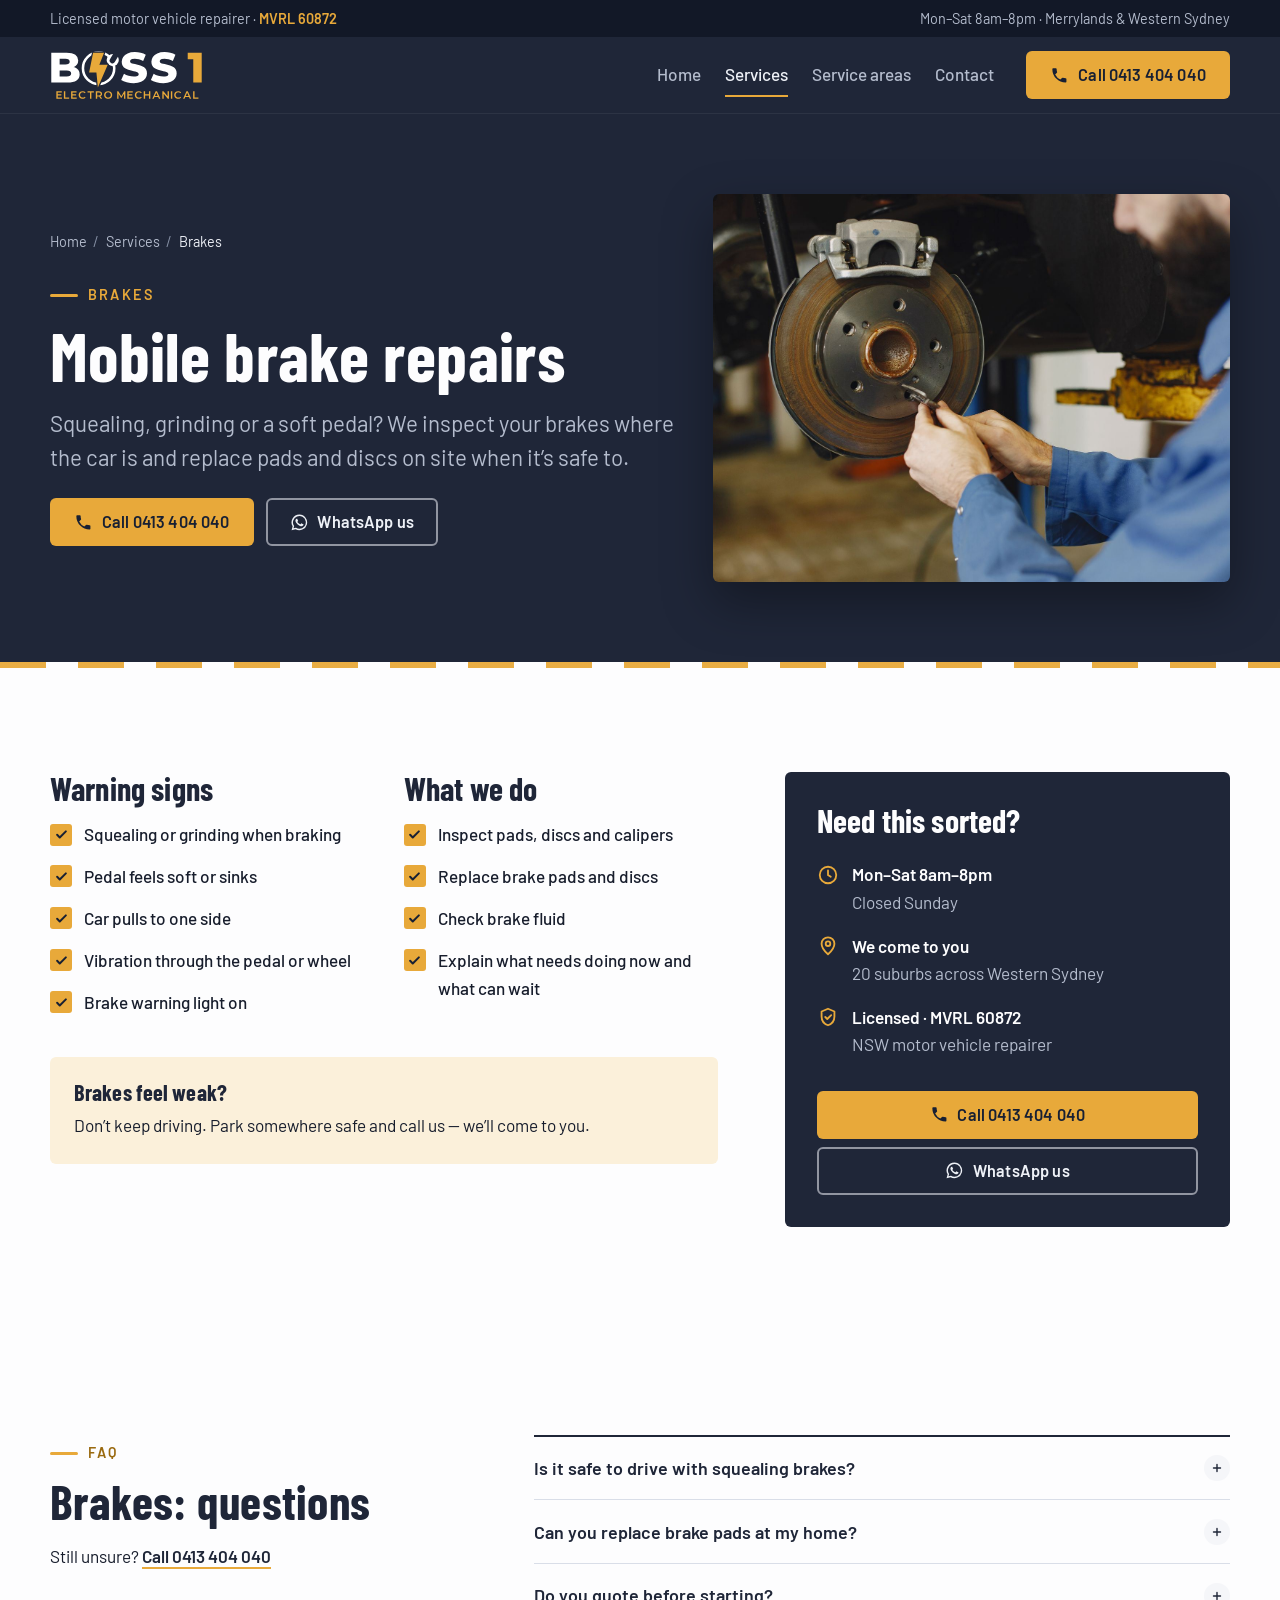
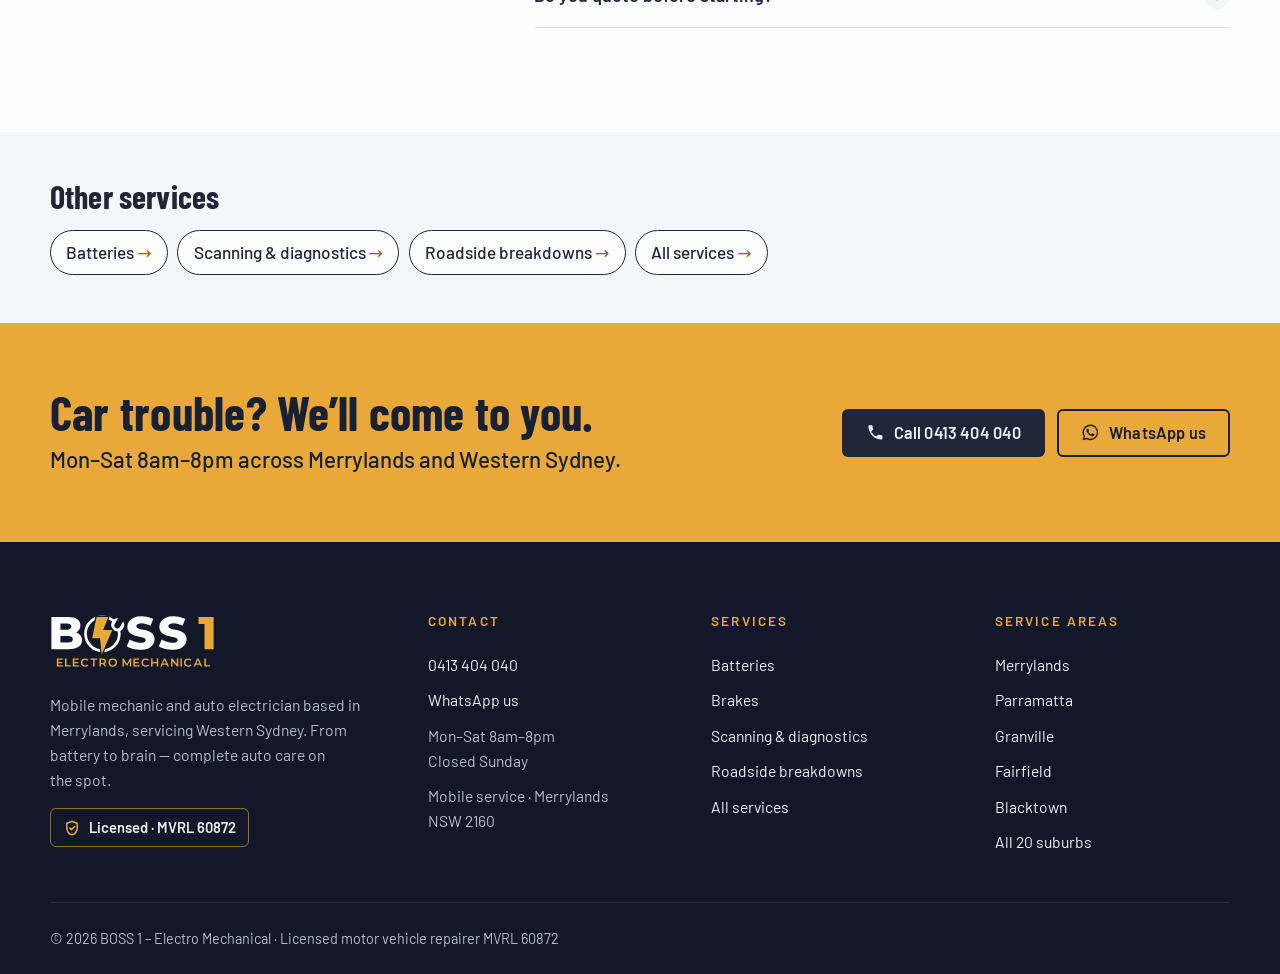
<file: brake-service-western-sydney.html>
<!DOCTYPE html>
<html lang="en-AU">
<head>
<meta charset="utf-8">
<meta name="viewport" content="width=device-width, initial-scale=1">
<title>Mobile Brake Repairs Western Sydney | BOSS 1</title>
<meta name="description" content="Squealing, grinding or a soft pedal? Mobile brake checks, pads and discs across Merrylands and Western Sydney. Mon–Sat 8am–8pm. Call 0413 404 040.">
<link rel="canonical" href="https://boss1electromechanic-au.com/brake-service-western-sydney">
<meta name="theme-color" content="#1f2638">
<meta property="og:site_name" content="BOSS 1 – Electro Mechanical">
<meta property="og:type" content="website">
<meta property="og:locale" content="en_AU">
<meta property="og:title" content="Mobile Brake Repairs Western Sydney | BOSS 1">
<meta property="og:description" content="Squealing, grinding or a soft pedal? Mobile brake checks, pads and discs across Merrylands and Western Sydney. Mon–Sat 8am–8pm. Call 0413 404 040.">
<meta property="og:url" content="https://boss1electromechanic-au.com/brake-service-western-sydney">
<meta property="og:image" content="https://boss1electromechanic-au.com/assets/img/brand/og-image.png">
<meta name="twitter:card" content="summary_large_image">
<link rel="icon" href="/assets/img/brand/favicon.svg" type="image/svg+xml">
<link rel="icon" href="/assets/img/brand/favicon-32.png" sizes="32x32" type="image/png">
<link rel="apple-touch-icon" href="/assets/img/brand/apple-touch-icon.png">
<link rel="preconnect" href="https://fonts.googleapis.com">
<link rel="preconnect" href="https://fonts.gstatic.com" crossorigin>
<link href="https://fonts.googleapis.com/css2?family=Barlow+Condensed:wght@600;700;800&family=Barlow:wght@400;500;600;700&display=swap" rel="stylesheet">
<link rel="stylesheet" href="/assets/css/styles.css">
<script type="application/ld+json">{"@context":"https://schema.org","@graph":[{"@type":"AutoRepair","@id":"https://boss1electromechanic-au.com/#business","name":"BOSS 1 – Electro Mechanical","url":"https://boss1electromechanic-au.com/","telephone":"+61413404040","image":"https://boss1electromechanic-au.com/assets/img/brand/og-image.png","logo":"https://boss1electromechanic-au.com/assets/img/brand/boss1-logo-square.png","description":"Licensed mobile mechanic and auto electrician (MVRL 60872) based in Merrylands NSW, servicing 20 suburbs across Western Sydney.","address":{"@type":"PostalAddress","addressLocality":"Merrylands","addressRegion":"NSW","postalCode":"2160","addressCountry":"AU"},"areaServed":[{"@type":"Place","name":"Merrylands, NSW"},{"@type":"Place","name":"Parramatta, NSW"},{"@type":"Place","name":"Granville, NSW"},{"@type":"Place","name":"Guildford, NSW"},{"@type":"Place","name":"Fairfield, NSW"},{"@type":"Place","name":"Blacktown, NSW"},{"@type":"Place","name":"Auburn, NSW"},{"@type":"Place","name":"Wentworthville, NSW"},{"@type":"Place","name":"Westmead, NSW"},{"@type":"Place","name":"Greystanes, NSW"},{"@type":"Place","name":"Liverpool, NSW"},{"@type":"Place","name":"Bankstown, NSW"},{"@type":"Place","name":"Penrith, NSW"},{"@type":"Place","name":"Castle Hill, NSW"},{"@type":"Place","name":"Ryde, NSW"},{"@type":"Place","name":"Baulkham Hills, NSW"},{"@type":"Place","name":"Seven Hills, NSW"},{"@type":"Place","name":"Cabramatta, NSW"},{"@type":"Place","name":"Lidcombe, NSW"},{"@type":"Place","name":"Mount Druitt, NSW"}],"openingHoursSpecification":[{"@type":"OpeningHoursSpecification","dayOfWeek":["Monday","Tuesday","Wednesday","Thursday","Friday","Saturday"],"opens":"08:00","closes":"20:00"}]},{"@type":"WebSite","@id":"https://boss1electromechanic-au.com/#website","url":"https://boss1electromechanic-au.com/","name":"BOSS 1 – Electro Mechanical","publisher":{"@id":"https://boss1electromechanic-au.com/#business"}},{"@type":"BreadcrumbList","itemListElement":[{"@type":"ListItem","position":1,"name":"Home","item":"https://boss1electromechanic-au.com/"},{"@type":"ListItem","position":2,"name":"Services","item":"https://boss1electromechanic-au.com/services"},{"@type":"ListItem","position":3,"name":"Brakes","item":"https://boss1electromechanic-au.com/brake-service-western-sydney"}]}]}</script>
</head>
<body>
<a class="skip-link" href="#main">Skip to content</a>
<div class="topbar"><div class="wrap topbar__inner"><span>Licensed motor vehicle repairer · <strong>MVRL 60872</strong></span><span>Mon–Sat 8am–8pm · Merrylands &amp; Western Sydney</span></div></div>
<header class="site-header">
  <div class="wrap site-header__inner">
    <a class="brand" href="/" aria-label="BOSS 1 – Electro Mechanical home"><img src="/assets/img/brand/boss1-logo-on-dark.svg" alt="BOSS 1 – Electro Mechanical" width="153" height="50"></a>
    <nav class="nav" id="site-nav" aria-label="Main"><a href="/">Home</a><a href="/services" aria-current="page">Services</a><a href="/service-areas">Service areas</a><a href="/contact">Contact</a></nav>
    <a class="btn btn--gold header-call" href="tel:+61413404040"><svg viewBox="0 0 24 24" fill="currentColor" aria-hidden="true"><path d="M6.6 10.8a15.1 15.1 0 0 0 6.6 6.6l2.2-2.2a1 1 0 0 1 1-.25 11.4 11.4 0 0 0 3.6.57 1 1 0 0 1 1 1V20a1 1 0 0 1-1 1A17 17 0 0 1 3 4a1 1 0 0 1 1-1h3.5a1 1 0 0 1 1 1c0 1.25.2 2.45.57 3.6a1 1 0 0 1-.25 1z"/></svg>Call 0413 404 040</a>
    <a class="header-phone" href="tel:+61413404040" aria-label="Call 0413 404 040"><svg viewBox="0 0 24 24" fill="currentColor" aria-hidden="true"><path d="M6.6 10.8a15.1 15.1 0 0 0 6.6 6.6l2.2-2.2a1 1 0 0 1 1-.25 11.4 11.4 0 0 0 3.6.57 1 1 0 0 1 1 1V20a1 1 0 0 1-1 1A17 17 0 0 1 3 4a1 1 0 0 1 1-1h3.5a1 1 0 0 1 1 1c0 1.25.2 2.45.57 3.6a1 1 0 0 1-.25 1z"/></svg></a>
    <button class="menu-toggle" type="button" aria-controls="site-nav" aria-expanded="false" aria-label="Menu"><svg viewBox="0 0 24 24" fill="none" stroke="currentColor" stroke-width="2" stroke-linecap="round" aria-hidden="true"><path d="M4 7h16M4 12h16M4 17h16"/></svg></button>
  </div>
</header>
<main id="main">
<section class="page-hero page-hero--photo">
  <div class="wrap page-hero__inner">
    <div>
      <ol class="crumbs" aria-label="Breadcrumb"><li><a href="/">Home</a></li><li><a href="/services">Services</a></li><li aria-current="page">Brakes</li></ol>
      <span class="eyebrow">Brakes</span>
      <h1>Mobile brake repairs</h1>
      <p class="lead">Squealing, grinding or a soft pedal? We inspect your brakes where the car is and replace pads and discs on site when it’s safe to.</p>
      <div class="page-hero__actions"><a class="btn btn--gold" href="tel:+61413404040"><svg viewBox="0 0 24 24" fill="currentColor" aria-hidden="true"><path d="M6.6 10.8a15.1 15.1 0 0 0 6.6 6.6l2.2-2.2a1 1 0 0 1 1-.25 11.4 11.4 0 0 0 3.6.57 1 1 0 0 1 1 1V20a1 1 0 0 1-1 1A17 17 0 0 1 3 4a1 1 0 0 1 1-1h3.5a1 1 0 0 1 1 1c0 1.25.2 2.45.57 3.6a1 1 0 0 1-.25 1z"/></svg>Call 0413 404 040</a><a class="btn btn--ghost" href="https://wa.me/61413404040?text=Hi%20BOSS%201%2C%20I%20need%20a%20mobile%20mechanic." target="_blank" rel="noopener"><svg viewBox="0 0 24 24" fill="currentColor" aria-hidden="true"><path d="M12 2a10 10 0 0 0-8.6 15.1L2 22l5-1.3A10 10 0 1 0 12 2zm0 18.2a8.2 8.2 0 0 1-4.2-1.2l-.3-.2-3 .8.8-2.9-.2-.3A8.2 8.2 0 1 1 12 20.2zm4.5-6.1c-.25-.12-1.47-.72-1.7-.8s-.39-.13-.56.12-.64.8-.79.97-.29.19-.54.06a6.7 6.7 0 0 1-2-1.22 7.4 7.4 0 0 1-1.37-1.7c-.14-.25 0-.38.11-.5l.37-.43a1.7 1.7 0 0 0 .25-.42.46.46 0 0 0 0-.43c-.06-.12-.56-1.35-.77-1.85s-.4-.42-.56-.43h-.48a.92.92 0 0 0-.67.31 2.8 2.8 0 0 0-.87 2.08 4.9 4.9 0 0 0 1 2.6 11.2 11.2 0 0 0 4.3 3.8c1.6.7 2.24.75 3.05.63a2.6 2.6 0 0 0 1.7-1.2 2.1 2.1 0 0 0 .15-1.2c-.06-.1-.22-.17-.47-.29z"/></svg>WhatsApp us</a></div>
    </div>
    <div class="page-hero__photo"><img src="/assets/img/photos/service-brakes.jpg" alt="Mechanic working on a car brake disc" width="1600" height="1067"></div>
  </div>
</section>
<div class="road" aria-hidden="true"></div>

<section class="section" aria-label="Brakes details">
  <div class="wrap two-col">
    <div>
      <div class="split" style="align-items:start;gap:2.5rem"><div><h2 style="font-size:var(--step-2)">Warning signs</h2><ul class="checks checks--one"><li>Squealing or grinding when braking</li><li>Pedal feels soft or sinks</li><li>Car pulls to one side</li><li>Vibration through the pedal or wheel</li><li>Brake warning light on</li></ul></div><div><h2 style="font-size:var(--step-2)">What we do</h2><ul class="checks checks--one"><li>Inspect pads, discs and calipers</li><li>Replace brake pads and discs</li><li>Check brake fluid</li><li>Explain what needs doing now and what can wait</li></ul></div></div>
      <div class="notice" style="margin-top:2.5rem"><h2>Brakes feel weak?</h2><p>Don’t keep driving. Park somewhere safe and call us — we’ll come to you.</p></div>
    </div>
    <aside class="side-panel" aria-label="Book">
      <h2>Need this sorted?</h2>
      <ul class="info">
        <li><svg viewBox="0 0 24 24" fill="none" stroke="currentColor" stroke-width="2" stroke-linecap="round" aria-hidden="true"><circle cx="12" cy="12" r="9"/><path d="M12 7v5l3 2"/></svg><div><strong>Mon–Sat 8am–8pm</strong><span>Closed Sunday</span></div></li>
        <li><svg viewBox="0 0 24 24" fill="none" stroke="currentColor" stroke-width="2" stroke-linecap="round" stroke-linejoin="round" aria-hidden="true"><path d="M12 21s-7-6.1-7-11.5a7 7 0 0 1 14 0C19 14.9 12 21 12 21z"/><circle cx="12" cy="9.5" r="2.5"/></svg><div><strong>We come to you</strong><span>20 suburbs across Western Sydney</span></div></li>
        <li><svg viewBox="0 0 24 24" fill="none" stroke="currentColor" stroke-width="2" stroke-linecap="round" stroke-linejoin="round" aria-hidden="true"><path d="M12 3l7 3v5.5c0 4.4-3 8.2-7 9.5-4-1.3-7-5.1-7-9.5V6z"/><path d="M9 12l2.2 2.2L15.5 10"/></svg><div><strong>Licensed · MVRL 60872</strong><span>NSW motor vehicle repairer</span></div></li>
      </ul>
      <a class="btn btn--gold" href="tel:+61413404040"><svg viewBox="0 0 24 24" fill="currentColor" aria-hidden="true"><path d="M6.6 10.8a15.1 15.1 0 0 0 6.6 6.6l2.2-2.2a1 1 0 0 1 1-.25 11.4 11.4 0 0 0 3.6.57 1 1 0 0 1 1 1V20a1 1 0 0 1-1 1A17 17 0 0 1 3 4a1 1 0 0 1 1-1h3.5a1 1 0 0 1 1 1c0 1.25.2 2.45.57 3.6a1 1 0 0 1-.25 1z"/></svg>Call 0413 404 040</a>
      <a class="btn btn--ghost" href="https://wa.me/61413404040?text=Hi%20BOSS%201%2C%20I%20need%20help%20with%3A%20brakes" target="_blank" rel="noopener"><svg viewBox="0 0 24 24" fill="currentColor" aria-hidden="true"><path d="M12 2a10 10 0 0 0-8.6 15.1L2 22l5-1.3A10 10 0 1 0 12 2zm0 18.2a8.2 8.2 0 0 1-4.2-1.2l-.3-.2-3 .8.8-2.9-.2-.3A8.2 8.2 0 1 1 12 20.2zm4.5-6.1c-.25-.12-1.47-.72-1.7-.8s-.39-.13-.56.12-.64.8-.79.97-.29.19-.54.06a6.7 6.7 0 0 1-2-1.22 7.4 7.4 0 0 1-1.37-1.7c-.14-.25 0-.38.11-.5l.37-.43a1.7 1.7 0 0 0 .25-.42.46.46 0 0 0 0-.43c-.06-.12-.56-1.35-.77-1.85s-.4-.42-.56-.43h-.48a.92.92 0 0 0-.67.31 2.8 2.8 0 0 0-.87 2.08 4.9 4.9 0 0 0 1 2.6 11.2 11.2 0 0 0 4.3 3.8c1.6.7 2.24.75 3.05.63a2.6 2.6 0 0 0 1.7-1.2 2.1 2.1 0 0 0 .15-1.2c-.06-.1-.22-.17-.47-.29z"/></svg>WhatsApp us</a>
    </aside>
  </div>
</section>
<section class="section" aria-labelledby="faq-title">
  <div class="wrap faq">
    <div><span class="eyebrow">FAQ</span><h2 id="faq-title">Brakes: questions</h2><p>Still unsure? <a class="text-link" href="tel:+61413404040">Call 0413 404 040</a></p></div>
    <div class="faq__list"><details><summary>Is it safe to drive with squealing brakes?</summary><p>Noise can have several causes, but if braking feels different, there’s grinding or a warning light, stop driving and get them checked.</p></details><details><summary>Can you replace brake pads at my home?</summary><p>Yes, in most cases. We need a safe, flat spot to work. Tell us your car and we’ll confirm.</p></details><details><summary>Do you quote before starting?</summary><p>Yes. We’ll inspect the brakes and tell you the cost before any work starts.</p></details></div>
  </div>
</section>

<section class="section section--paper" style="padding-block:3rem" aria-label="Other services">
  <div class="wrap"><h2 style="font-size:var(--step-2)">Other services</h2><ul class="chips"><li><a href="/car-battery-service-western-sydney">Batteries</a></li><li><a href="/engine-diagnostics-western-sydney">Scanning & diagnostics</a></li><li><a href="/roadside-assistance-western-sydney">Roadside breakdowns</a></li><li><a href="/services">All services</a></li></ul></div>
</section>
<section class="cta-band" aria-label="Book now">
  <div class="wrap cta-band__inner">
    <div><h2>Car trouble? We’ll come to you.</h2><p>Mon–Sat 8am–8pm across Merrylands and Western Sydney.</p></div>
    <div class="cta-band__actions">
      <a class="btn btn--navy" href="tel:+61413404040"><svg viewBox="0 0 24 24" fill="currentColor" aria-hidden="true"><path d="M6.6 10.8a15.1 15.1 0 0 0 6.6 6.6l2.2-2.2a1 1 0 0 1 1-.25 11.4 11.4 0 0 0 3.6.57 1 1 0 0 1 1 1V20a1 1 0 0 1-1 1A17 17 0 0 1 3 4a1 1 0 0 1 1-1h3.5a1 1 0 0 1 1 1c0 1.25.2 2.45.57 3.6a1 1 0 0 1-.25 1z"/></svg>Call 0413 404 040</a>
      <a class="btn btn--outline" href="https://wa.me/61413404040?text=Hi%20BOSS%201%2C%20I%20need%20a%20mobile%20mechanic." target="_blank" rel="noopener"><svg viewBox="0 0 24 24" fill="currentColor" aria-hidden="true"><path d="M12 2a10 10 0 0 0-8.6 15.1L2 22l5-1.3A10 10 0 1 0 12 2zm0 18.2a8.2 8.2 0 0 1-4.2-1.2l-.3-.2-3 .8.8-2.9-.2-.3A8.2 8.2 0 1 1 12 20.2zm4.5-6.1c-.25-.12-1.47-.72-1.7-.8s-.39-.13-.56.12-.64.8-.79.97-.29.19-.54.06a6.7 6.7 0 0 1-2-1.22 7.4 7.4 0 0 1-1.37-1.7c-.14-.25 0-.38.11-.5l.37-.43a1.7 1.7 0 0 0 .25-.42.46.46 0 0 0 0-.43c-.06-.12-.56-1.35-.77-1.85s-.4-.42-.56-.43h-.48a.92.92 0 0 0-.67.31 2.8 2.8 0 0 0-.87 2.08 4.9 4.9 0 0 0 1 2.6 11.2 11.2 0 0 0 4.3 3.8c1.6.7 2.24.75 3.05.63a2.6 2.6 0 0 0 1.7-1.2 2.1 2.1 0 0 0 .15-1.2c-.06-.1-.22-.17-.47-.29z"/></svg>WhatsApp us</a>
    </div>
  </div>
</section>
</main>
<footer class="site-footer">
  <div class="wrap site-footer__grid">
    <div>
      <img src="/assets/img/brand/boss1-logo-on-dark.svg" alt="BOSS 1 – Electro Mechanical" width="165" height="54" loading="lazy">
      <p>Mobile mechanic and auto electrician based in Merrylands, servicing Western Sydney. From battery to brain — complete auto care on the spot.</p>
      <span class="badge"><svg viewBox="0 0 24 24" fill="none" stroke="currentColor" stroke-width="2" stroke-linecap="round" stroke-linejoin="round" aria-hidden="true"><path d="M12 3l7 3v5.5c0 4.4-3 8.2-7 9.5-4-1.3-7-5.1-7-9.5V6z"/><path d="M9 12l2.2 2.2L15.5 10"/></svg>Licensed · MVRL 60872</span>
    </div>
    <div>
      <h2>Contact</h2>
      <ul>
        <li><a href="tel:+61413404040">0413 404 040</a></li>
        <li><a href="https://wa.me/61413404040?text=Hi%20BOSS%201%2C%20I%20need%20a%20mobile%20mechanic." target="_blank" rel="noopener">WhatsApp us</a></li>
        <li>Mon–Sat 8am–8pm<br>Closed Sunday</li>
        <li>Mobile service · Merrylands NSW 2160</li>
      </ul>
    </div>
    <div>
      <h2>Services</h2>
      <ul><li><a href="/car-battery-service-western-sydney">Batteries</a></li><li><a href="/brake-service-western-sydney">Brakes</a></li><li><a href="/engine-diagnostics-western-sydney">Scanning & diagnostics</a></li><li><a href="/roadside-assistance-western-sydney">Roadside breakdowns</a></li><li><a href="/services">All services</a></li></ul>
    </div>
    <div>
      <h2>Service areas</h2>
      <ul><li><a href="/merrylands-mobile-mechanic">Merrylands</a></li><li><a href="/parramatta-mobile-mechanic">Parramatta</a></li><li><a href="/granville-mobile-mechanic">Granville</a></li><li><a href="/fairfield-mobile-mechanic">Fairfield</a></li><li><a href="/blacktown-mobile-mechanic">Blacktown</a></li><li><a href="/service-areas">All 20 suburbs</a></li></ul>
    </div>
  </div>
  <div class="wrap site-footer__bottom">
    <span>© <span class="js-year">2026</span> BOSS 1 – Electro Mechanical · Licensed motor vehicle repairer MVRL 60872</span>
    
  </div>
</footer>
<div class="action-bar" role="region" aria-label="Quick contact">
  <a class="btn btn--gold" href="tel:+61413404040"><svg viewBox="0 0 24 24" fill="currentColor" aria-hidden="true"><path d="M6.6 10.8a15.1 15.1 0 0 0 6.6 6.6l2.2-2.2a1 1 0 0 1 1-.25 11.4 11.4 0 0 0 3.6.57 1 1 0 0 1 1 1V20a1 1 0 0 1-1 1A17 17 0 0 1 3 4a1 1 0 0 1 1-1h3.5a1 1 0 0 1 1 1c0 1.25.2 2.45.57 3.6a1 1 0 0 1-.25 1z"/></svg>Call now</a>
  <a class="btn btn--ghost" href="https://wa.me/61413404040?text=Hi%20BOSS%201%2C%20I%20need%20a%20mobile%20mechanic." target="_blank" rel="noopener"><svg viewBox="0 0 24 24" fill="currentColor" aria-hidden="true"><path d="M12 2a10 10 0 0 0-8.6 15.1L2 22l5-1.3A10 10 0 1 0 12 2zm0 18.2a8.2 8.2 0 0 1-4.2-1.2l-.3-.2-3 .8.8-2.9-.2-.3A8.2 8.2 0 1 1 12 20.2zm4.5-6.1c-.25-.12-1.47-.72-1.7-.8s-.39-.13-.56.12-.64.8-.79.97-.29.19-.54.06a6.7 6.7 0 0 1-2-1.22 7.4 7.4 0 0 1-1.37-1.7c-.14-.25 0-.38.11-.5l.37-.43a1.7 1.7 0 0 0 .25-.42.46.46 0 0 0 0-.43c-.06-.12-.56-1.35-.77-1.85s-.4-.42-.56-.43h-.48a.92.92 0 0 0-.67.31 2.8 2.8 0 0 0-.87 2.08 4.9 4.9 0 0 0 1 2.6 11.2 11.2 0 0 0 4.3 3.8c1.6.7 2.24.75 3.05.63a2.6 2.6 0 0 0 1.7-1.2 2.1 2.1 0 0 0 .15-1.2c-.06-.1-.22-.17-.47-.29z"/></svg>WhatsApp</a>
</div>
<script src="/assets/js/main.js" defer></script>
</body>
</html>
</file>
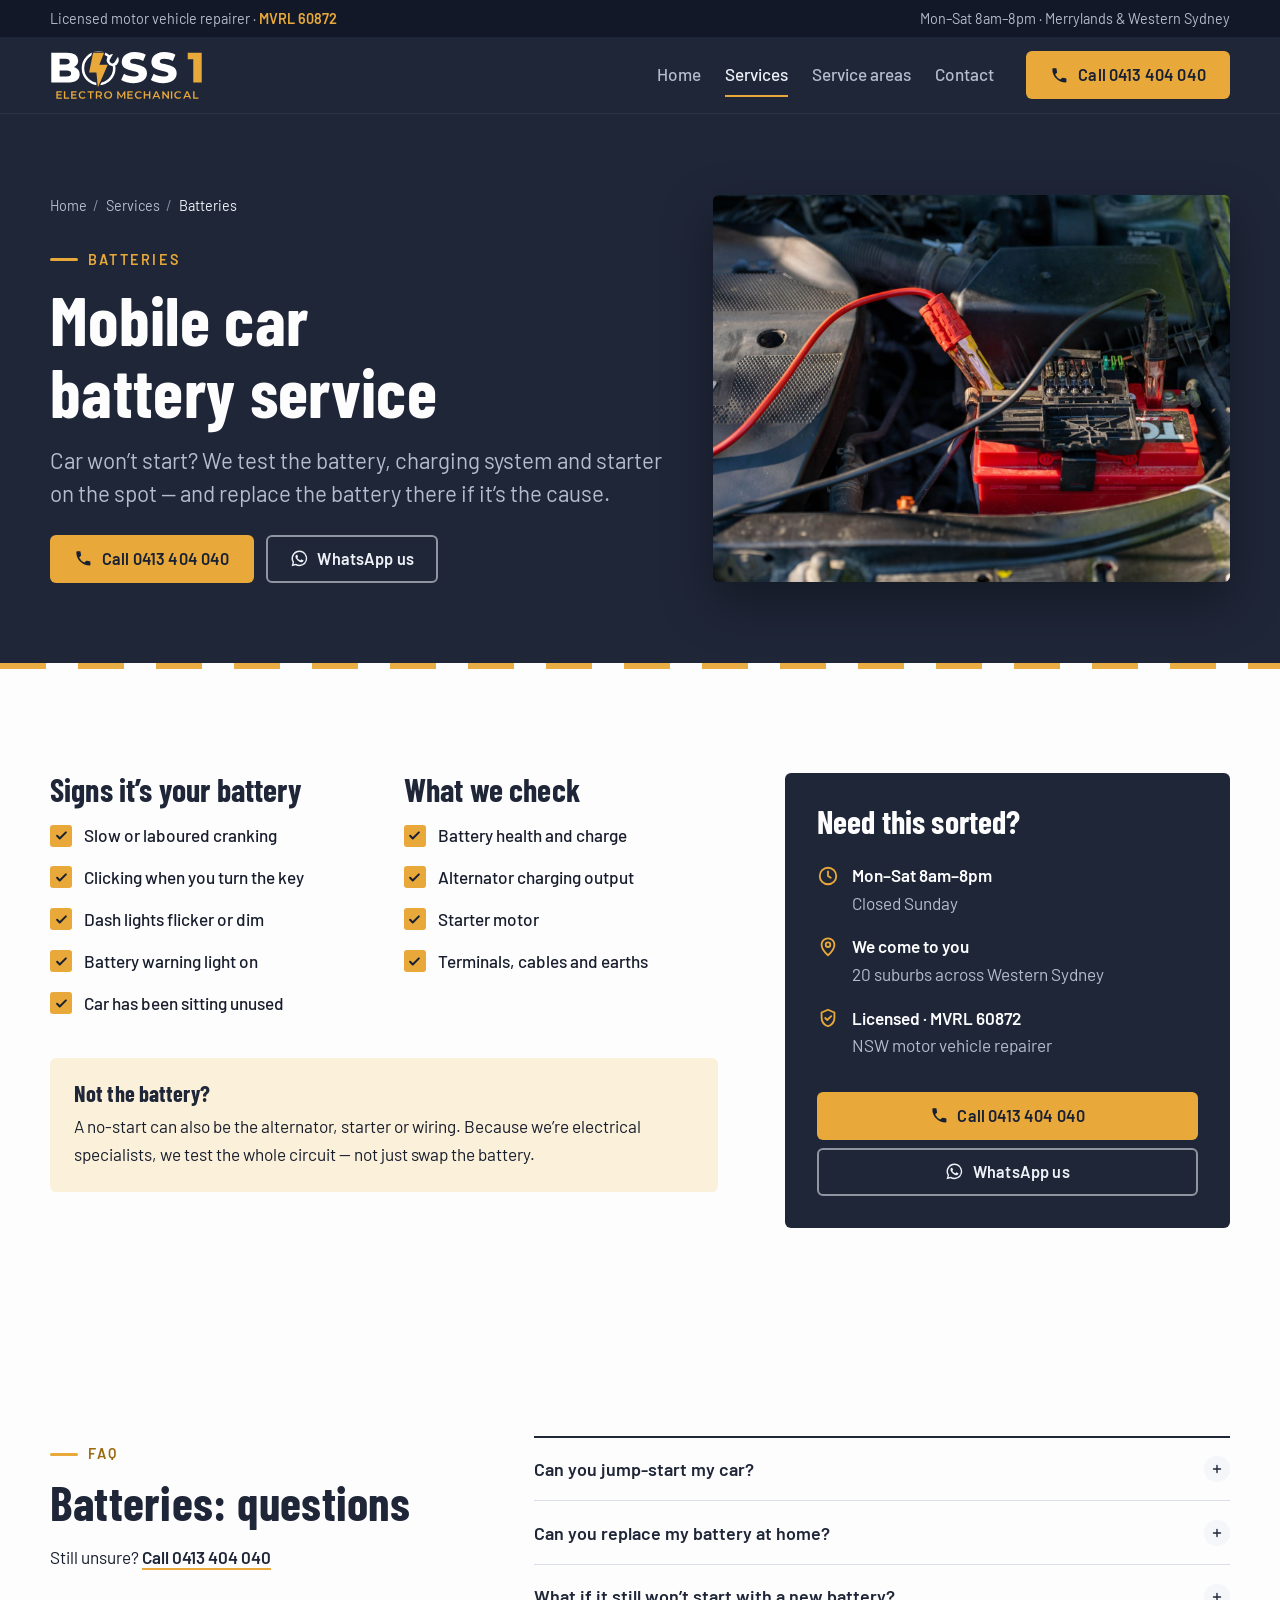
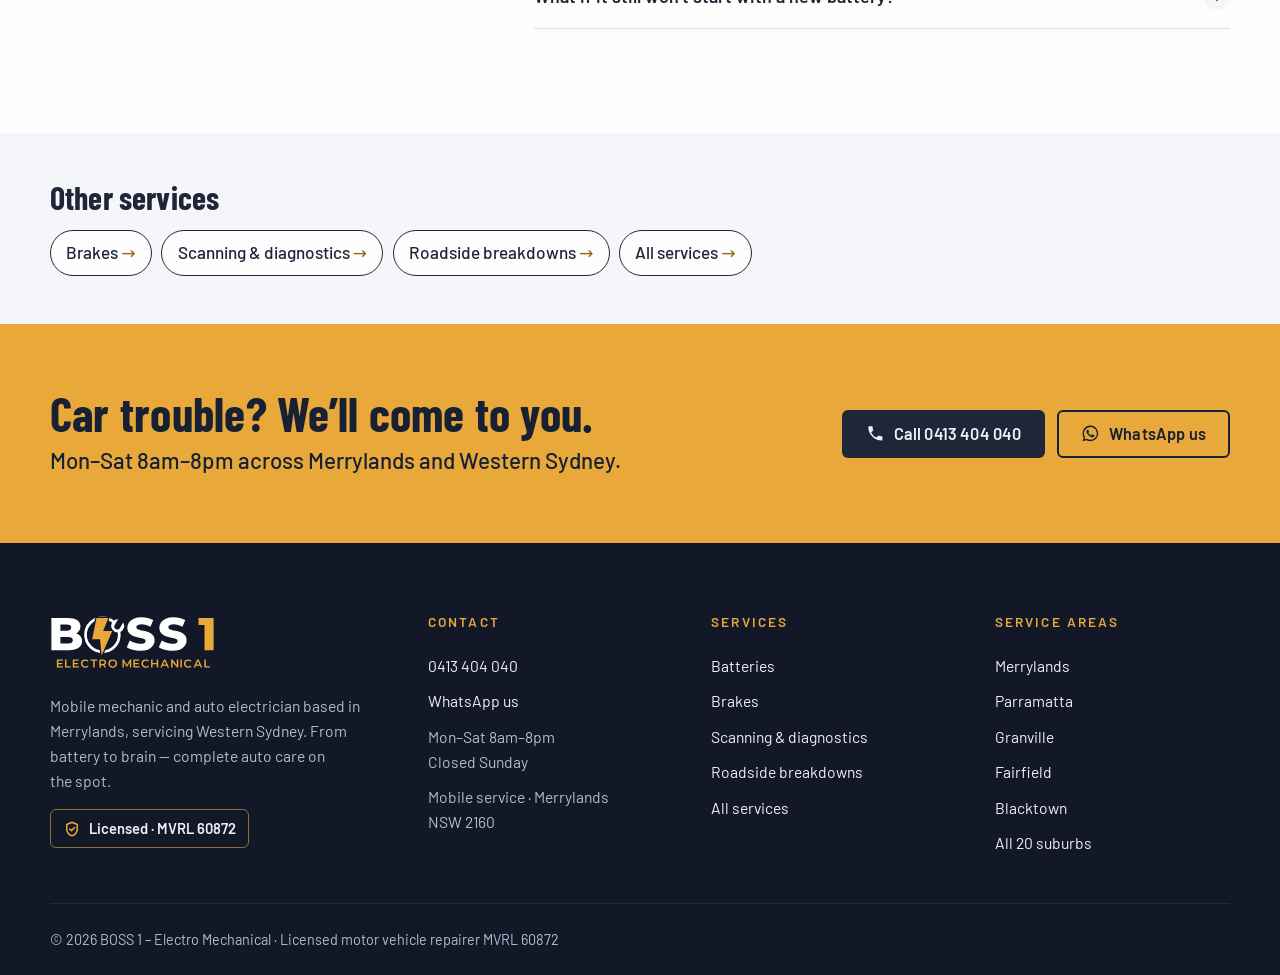
<file: car-battery-service-western-sydney.html>
<!DOCTYPE html>
<html lang="en-AU">
<head>
<meta charset="utf-8">
<meta name="viewport" content="width=device-width, initial-scale=1">
<title>Mobile Car Battery Replacement Western Sydney | BOSS 1</title>
<meta name="description" content="Car won’t start? Mobile battery testing, jump starts and replacement across Merrylands and Western Sydney. Mon–Sat 8am–8pm. Call 0413 404 040.">
<link rel="canonical" href="https://boss1electromechanic-au.com/car-battery-service-western-sydney">
<meta name="theme-color" content="#1f2638">
<meta property="og:site_name" content="BOSS 1 – Electro Mechanical">
<meta property="og:type" content="website">
<meta property="og:locale" content="en_AU">
<meta property="og:title" content="Mobile Car Battery Replacement Western Sydney | BOSS 1">
<meta property="og:description" content="Car won’t start? Mobile battery testing, jump starts and replacement across Merrylands and Western Sydney. Mon–Sat 8am–8pm. Call 0413 404 040.">
<meta property="og:url" content="https://boss1electromechanic-au.com/car-battery-service-western-sydney">
<meta property="og:image" content="https://boss1electromechanic-au.com/assets/img/brand/og-image.png">
<meta name="twitter:card" content="summary_large_image">
<link rel="icon" href="/assets/img/brand/favicon.svg" type="image/svg+xml">
<link rel="icon" href="/assets/img/brand/favicon-32.png" sizes="32x32" type="image/png">
<link rel="apple-touch-icon" href="/assets/img/brand/apple-touch-icon.png">
<link rel="preconnect" href="https://fonts.googleapis.com">
<link rel="preconnect" href="https://fonts.gstatic.com" crossorigin>
<link href="https://fonts.googleapis.com/css2?family=Barlow+Condensed:wght@600;700;800&family=Barlow:wght@400;500;600;700&display=swap" rel="stylesheet">
<link rel="stylesheet" href="/assets/css/styles.css">
<script type="application/ld+json">{"@context":"https://schema.org","@graph":[{"@type":"AutoRepair","@id":"https://boss1electromechanic-au.com/#business","name":"BOSS 1 – Electro Mechanical","url":"https://boss1electromechanic-au.com/","telephone":"+61413404040","image":"https://boss1electromechanic-au.com/assets/img/brand/og-image.png","logo":"https://boss1electromechanic-au.com/assets/img/brand/boss1-logo-square.png","description":"Licensed mobile mechanic and auto electrician (MVRL 60872) based in Merrylands NSW, servicing 20 suburbs across Western Sydney.","address":{"@type":"PostalAddress","addressLocality":"Merrylands","addressRegion":"NSW","postalCode":"2160","addressCountry":"AU"},"areaServed":[{"@type":"Place","name":"Merrylands, NSW"},{"@type":"Place","name":"Parramatta, NSW"},{"@type":"Place","name":"Granville, NSW"},{"@type":"Place","name":"Guildford, NSW"},{"@type":"Place","name":"Fairfield, NSW"},{"@type":"Place","name":"Blacktown, NSW"},{"@type":"Place","name":"Auburn, NSW"},{"@type":"Place","name":"Wentworthville, NSW"},{"@type":"Place","name":"Westmead, NSW"},{"@type":"Place","name":"Greystanes, NSW"},{"@type":"Place","name":"Liverpool, NSW"},{"@type":"Place","name":"Bankstown, NSW"},{"@type":"Place","name":"Penrith, NSW"},{"@type":"Place","name":"Castle Hill, NSW"},{"@type":"Place","name":"Ryde, NSW"},{"@type":"Place","name":"Baulkham Hills, NSW"},{"@type":"Place","name":"Seven Hills, NSW"},{"@type":"Place","name":"Cabramatta, NSW"},{"@type":"Place","name":"Lidcombe, NSW"},{"@type":"Place","name":"Mount Druitt, NSW"}],"openingHoursSpecification":[{"@type":"OpeningHoursSpecification","dayOfWeek":["Monday","Tuesday","Wednesday","Thursday","Friday","Saturday"],"opens":"08:00","closes":"20:00"}]},{"@type":"WebSite","@id":"https://boss1electromechanic-au.com/#website","url":"https://boss1electromechanic-au.com/","name":"BOSS 1 – Electro Mechanical","publisher":{"@id":"https://boss1electromechanic-au.com/#business"}},{"@type":"BreadcrumbList","itemListElement":[{"@type":"ListItem","position":1,"name":"Home","item":"https://boss1electromechanic-au.com/"},{"@type":"ListItem","position":2,"name":"Services","item":"https://boss1electromechanic-au.com/services"},{"@type":"ListItem","position":3,"name":"Batteries","item":"https://boss1electromechanic-au.com/car-battery-service-western-sydney"}]}]}</script>
</head>
<body>
<a class="skip-link" href="#main">Skip to content</a>
<div class="topbar"><div class="wrap topbar__inner"><span>Licensed motor vehicle repairer · <strong>MVRL 60872</strong></span><span>Mon–Sat 8am–8pm · Merrylands &amp; Western Sydney</span></div></div>
<header class="site-header">
  <div class="wrap site-header__inner">
    <a class="brand" href="/" aria-label="BOSS 1 – Electro Mechanical home"><img src="/assets/img/brand/boss1-logo-on-dark.svg" alt="BOSS 1 – Electro Mechanical" width="153" height="50"></a>
    <nav class="nav" id="site-nav" aria-label="Main"><a href="/">Home</a><a href="/services" aria-current="page">Services</a><a href="/service-areas">Service areas</a><a href="/contact">Contact</a></nav>
    <a class="btn btn--gold header-call" href="tel:+61413404040"><svg viewBox="0 0 24 24" fill="currentColor" aria-hidden="true"><path d="M6.6 10.8a15.1 15.1 0 0 0 6.6 6.6l2.2-2.2a1 1 0 0 1 1-.25 11.4 11.4 0 0 0 3.6.57 1 1 0 0 1 1 1V20a1 1 0 0 1-1 1A17 17 0 0 1 3 4a1 1 0 0 1 1-1h3.5a1 1 0 0 1 1 1c0 1.25.2 2.45.57 3.6a1 1 0 0 1-.25 1z"/></svg>Call 0413 404 040</a>
    <a class="header-phone" href="tel:+61413404040" aria-label="Call 0413 404 040"><svg viewBox="0 0 24 24" fill="currentColor" aria-hidden="true"><path d="M6.6 10.8a15.1 15.1 0 0 0 6.6 6.6l2.2-2.2a1 1 0 0 1 1-.25 11.4 11.4 0 0 0 3.6.57 1 1 0 0 1 1 1V20a1 1 0 0 1-1 1A17 17 0 0 1 3 4a1 1 0 0 1 1-1h3.5a1 1 0 0 1 1 1c0 1.25.2 2.45.57 3.6a1 1 0 0 1-.25 1z"/></svg></a>
    <button class="menu-toggle" type="button" aria-controls="site-nav" aria-expanded="false" aria-label="Menu"><svg viewBox="0 0 24 24" fill="none" stroke="currentColor" stroke-width="2" stroke-linecap="round" aria-hidden="true"><path d="M4 7h16M4 12h16M4 17h16"/></svg></button>
  </div>
</header>
<main id="main">
<section class="page-hero page-hero--photo">
  <div class="wrap page-hero__inner">
    <div>
      <ol class="crumbs" aria-label="Breadcrumb"><li><a href="/">Home</a></li><li><a href="/services">Services</a></li><li aria-current="page">Batteries</li></ol>
      <span class="eyebrow">Batteries</span>
      <h1>Mobile car battery service</h1>
      <p class="lead">Car won’t start? We test the battery, charging system and starter on the spot — and replace the battery there if it’s the cause.</p>
      <div class="page-hero__actions"><a class="btn btn--gold" href="tel:+61413404040"><svg viewBox="0 0 24 24" fill="currentColor" aria-hidden="true"><path d="M6.6 10.8a15.1 15.1 0 0 0 6.6 6.6l2.2-2.2a1 1 0 0 1 1-.25 11.4 11.4 0 0 0 3.6.57 1 1 0 0 1 1 1V20a1 1 0 0 1-1 1A17 17 0 0 1 3 4a1 1 0 0 1 1-1h3.5a1 1 0 0 1 1 1c0 1.25.2 2.45.57 3.6a1 1 0 0 1-.25 1z"/></svg>Call 0413 404 040</a><a class="btn btn--ghost" href="https://wa.me/61413404040?text=Hi%20BOSS%201%2C%20I%20need%20a%20mobile%20mechanic." target="_blank" rel="noopener"><svg viewBox="0 0 24 24" fill="currentColor" aria-hidden="true"><path d="M12 2a10 10 0 0 0-8.6 15.1L2 22l5-1.3A10 10 0 1 0 12 2zm0 18.2a8.2 8.2 0 0 1-4.2-1.2l-.3-.2-3 .8.8-2.9-.2-.3A8.2 8.2 0 1 1 12 20.2zm4.5-6.1c-.25-.12-1.47-.72-1.7-.8s-.39-.13-.56.12-.64.8-.79.97-.29.19-.54.06a6.7 6.7 0 0 1-2-1.22 7.4 7.4 0 0 1-1.37-1.7c-.14-.25 0-.38.11-.5l.37-.43a1.7 1.7 0 0 0 .25-.42.46.46 0 0 0 0-.43c-.06-.12-.56-1.35-.77-1.85s-.4-.42-.56-.43h-.48a.92.92 0 0 0-.67.31 2.8 2.8 0 0 0-.87 2.08 4.9 4.9 0 0 0 1 2.6 11.2 11.2 0 0 0 4.3 3.8c1.6.7 2.24.75 3.05.63a2.6 2.6 0 0 0 1.7-1.2 2.1 2.1 0 0 0 .15-1.2c-.06-.1-.22-.17-.47-.29z"/></svg>WhatsApp us</a></div>
    </div>
    <div class="page-hero__photo"><img src="/assets/img/photos/service-battery.jpg" alt="Jumper cables connected to a car battery" width="1600" height="1067"></div>
  </div>
</section>
<div class="road" aria-hidden="true"></div>

<section class="section" aria-label="Batteries details">
  <div class="wrap two-col">
    <div>
      <div class="split" style="align-items:start;gap:2.5rem"><div><h2 style="font-size:var(--step-2)">Signs it’s your battery</h2><ul class="checks checks--one"><li>Slow or laboured cranking</li><li>Clicking when you turn the key</li><li>Dash lights flicker or dim</li><li>Battery warning light on</li><li>Car has been sitting unused</li></ul></div><div><h2 style="font-size:var(--step-2)">What we check</h2><ul class="checks checks--one"><li>Battery health and charge</li><li>Alternator charging output</li><li>Starter motor</li><li>Terminals, cables and earths</li></ul></div></div>
      <div class="notice" style="margin-top:2.5rem"><h2>Not the battery?</h2><p>A no-start can also be the alternator, starter or wiring. Because we’re electrical specialists, we test the whole circuit — not just swap the battery.</p></div>
    </div>
    <aside class="side-panel" aria-label="Book">
      <h2>Need this sorted?</h2>
      <ul class="info">
        <li><svg viewBox="0 0 24 24" fill="none" stroke="currentColor" stroke-width="2" stroke-linecap="round" aria-hidden="true"><circle cx="12" cy="12" r="9"/><path d="M12 7v5l3 2"/></svg><div><strong>Mon–Sat 8am–8pm</strong><span>Closed Sunday</span></div></li>
        <li><svg viewBox="0 0 24 24" fill="none" stroke="currentColor" stroke-width="2" stroke-linecap="round" stroke-linejoin="round" aria-hidden="true"><path d="M12 21s-7-6.1-7-11.5a7 7 0 0 1 14 0C19 14.9 12 21 12 21z"/><circle cx="12" cy="9.5" r="2.5"/></svg><div><strong>We come to you</strong><span>20 suburbs across Western Sydney</span></div></li>
        <li><svg viewBox="0 0 24 24" fill="none" stroke="currentColor" stroke-width="2" stroke-linecap="round" stroke-linejoin="round" aria-hidden="true"><path d="M12 3l7 3v5.5c0 4.4-3 8.2-7 9.5-4-1.3-7-5.1-7-9.5V6z"/><path d="M9 12l2.2 2.2L15.5 10"/></svg><div><strong>Licensed · MVRL 60872</strong><span>NSW motor vehicle repairer</span></div></li>
      </ul>
      <a class="btn btn--gold" href="tel:+61413404040"><svg viewBox="0 0 24 24" fill="currentColor" aria-hidden="true"><path d="M6.6 10.8a15.1 15.1 0 0 0 6.6 6.6l2.2-2.2a1 1 0 0 1 1-.25 11.4 11.4 0 0 0 3.6.57 1 1 0 0 1 1 1V20a1 1 0 0 1-1 1A17 17 0 0 1 3 4a1 1 0 0 1 1-1h3.5a1 1 0 0 1 1 1c0 1.25.2 2.45.57 3.6a1 1 0 0 1-.25 1z"/></svg>Call 0413 404 040</a>
      <a class="btn btn--ghost" href="https://wa.me/61413404040?text=Hi%20BOSS%201%2C%20I%20need%20help%20with%3A%20batteries" target="_blank" rel="noopener"><svg viewBox="0 0 24 24" fill="currentColor" aria-hidden="true"><path d="M12 2a10 10 0 0 0-8.6 15.1L2 22l5-1.3A10 10 0 1 0 12 2zm0 18.2a8.2 8.2 0 0 1-4.2-1.2l-.3-.2-3 .8.8-2.9-.2-.3A8.2 8.2 0 1 1 12 20.2zm4.5-6.1c-.25-.12-1.47-.72-1.7-.8s-.39-.13-.56.12-.64.8-.79.97-.29.19-.54.06a6.7 6.7 0 0 1-2-1.22 7.4 7.4 0 0 1-1.37-1.7c-.14-.25 0-.38.11-.5l.37-.43a1.7 1.7 0 0 0 .25-.42.46.46 0 0 0 0-.43c-.06-.12-.56-1.35-.77-1.85s-.4-.42-.56-.43h-.48a.92.92 0 0 0-.67.31 2.8 2.8 0 0 0-.87 2.08 4.9 4.9 0 0 0 1 2.6 11.2 11.2 0 0 0 4.3 3.8c1.6.7 2.24.75 3.05.63a2.6 2.6 0 0 0 1.7-1.2 2.1 2.1 0 0 0 .15-1.2c-.06-.1-.22-.17-.47-.29z"/></svg>WhatsApp us</a>
    </aside>
  </div>
</section>
<section class="section" aria-labelledby="faq-title">
  <div class="wrap faq">
    <div><span class="eyebrow">FAQ</span><h2 id="faq-title">Batteries: questions</h2><p>Still unsure? <a class="text-link" href="tel:+61413404040">Call 0413 404 040</a></p></div>
    <div class="faq__list"><details><summary>Can you jump-start my car?</summary><p>Yes, where it’s safe to do so. Tell us your suburb and what the car is doing and we’ll come out.</p></details><details><summary>Can you replace my battery at home?</summary><p>Yes. Give us the make, model and year so we can bring the right battery, and we’ll fit it where the car is.</p></details><details><summary>What if it still won’t start with a new battery?</summary><p>Then it’s likely the alternator, starter or wiring. We’ll test those and tell you what we find.</p></details></div>
  </div>
</section>

<section class="section section--paper" style="padding-block:3rem" aria-label="Other services">
  <div class="wrap"><h2 style="font-size:var(--step-2)">Other services</h2><ul class="chips"><li><a href="/brake-service-western-sydney">Brakes</a></li><li><a href="/engine-diagnostics-western-sydney">Scanning & diagnostics</a></li><li><a href="/roadside-assistance-western-sydney">Roadside breakdowns</a></li><li><a href="/services">All services</a></li></ul></div>
</section>
<section class="cta-band" aria-label="Book now">
  <div class="wrap cta-band__inner">
    <div><h2>Car trouble? We’ll come to you.</h2><p>Mon–Sat 8am–8pm across Merrylands and Western Sydney.</p></div>
    <div class="cta-band__actions">
      <a class="btn btn--navy" href="tel:+61413404040"><svg viewBox="0 0 24 24" fill="currentColor" aria-hidden="true"><path d="M6.6 10.8a15.1 15.1 0 0 0 6.6 6.6l2.2-2.2a1 1 0 0 1 1-.25 11.4 11.4 0 0 0 3.6.57 1 1 0 0 1 1 1V20a1 1 0 0 1-1 1A17 17 0 0 1 3 4a1 1 0 0 1 1-1h3.5a1 1 0 0 1 1 1c0 1.25.2 2.45.57 3.6a1 1 0 0 1-.25 1z"/></svg>Call 0413 404 040</a>
      <a class="btn btn--outline" href="https://wa.me/61413404040?text=Hi%20BOSS%201%2C%20I%20need%20a%20mobile%20mechanic." target="_blank" rel="noopener"><svg viewBox="0 0 24 24" fill="currentColor" aria-hidden="true"><path d="M12 2a10 10 0 0 0-8.6 15.1L2 22l5-1.3A10 10 0 1 0 12 2zm0 18.2a8.2 8.2 0 0 1-4.2-1.2l-.3-.2-3 .8.8-2.9-.2-.3A8.2 8.2 0 1 1 12 20.2zm4.5-6.1c-.25-.12-1.47-.72-1.7-.8s-.39-.13-.56.12-.64.8-.79.97-.29.19-.54.06a6.7 6.7 0 0 1-2-1.22 7.4 7.4 0 0 1-1.37-1.7c-.14-.25 0-.38.11-.5l.37-.43a1.7 1.7 0 0 0 .25-.42.46.46 0 0 0 0-.43c-.06-.12-.56-1.35-.77-1.85s-.4-.42-.56-.43h-.48a.92.92 0 0 0-.67.31 2.8 2.8 0 0 0-.87 2.08 4.9 4.9 0 0 0 1 2.6 11.2 11.2 0 0 0 4.3 3.8c1.6.7 2.24.75 3.05.63a2.6 2.6 0 0 0 1.7-1.2 2.1 2.1 0 0 0 .15-1.2c-.06-.1-.22-.17-.47-.29z"/></svg>WhatsApp us</a>
    </div>
  </div>
</section>
</main>
<footer class="site-footer">
  <div class="wrap site-footer__grid">
    <div>
      <img src="/assets/img/brand/boss1-logo-on-dark.svg" alt="BOSS 1 – Electro Mechanical" width="165" height="54" loading="lazy">
      <p>Mobile mechanic and auto electrician based in Merrylands, servicing Western Sydney. From battery to brain — complete auto care on the spot.</p>
      <span class="badge"><svg viewBox="0 0 24 24" fill="none" stroke="currentColor" stroke-width="2" stroke-linecap="round" stroke-linejoin="round" aria-hidden="true"><path d="M12 3l7 3v5.5c0 4.4-3 8.2-7 9.5-4-1.3-7-5.1-7-9.5V6z"/><path d="M9 12l2.2 2.2L15.5 10"/></svg>Licensed · MVRL 60872</span>
    </div>
    <div>
      <h2>Contact</h2>
      <ul>
        <li><a href="tel:+61413404040">0413 404 040</a></li>
        <li><a href="https://wa.me/61413404040?text=Hi%20BOSS%201%2C%20I%20need%20a%20mobile%20mechanic." target="_blank" rel="noopener">WhatsApp us</a></li>
        <li>Mon–Sat 8am–8pm<br>Closed Sunday</li>
        <li>Mobile service · Merrylands NSW 2160</li>
      </ul>
    </div>
    <div>
      <h2>Services</h2>
      <ul><li><a href="/car-battery-service-western-sydney">Batteries</a></li><li><a href="/brake-service-western-sydney">Brakes</a></li><li><a href="/engine-diagnostics-western-sydney">Scanning & diagnostics</a></li><li><a href="/roadside-assistance-western-sydney">Roadside breakdowns</a></li><li><a href="/services">All services</a></li></ul>
    </div>
    <div>
      <h2>Service areas</h2>
      <ul><li><a href="/merrylands-mobile-mechanic">Merrylands</a></li><li><a href="/parramatta-mobile-mechanic">Parramatta</a></li><li><a href="/granville-mobile-mechanic">Granville</a></li><li><a href="/fairfield-mobile-mechanic">Fairfield</a></li><li><a href="/blacktown-mobile-mechanic">Blacktown</a></li><li><a href="/service-areas">All 20 suburbs</a></li></ul>
    </div>
  </div>
  <div class="wrap site-footer__bottom">
    <span>© <span class="js-year">2026</span> BOSS 1 – Electro Mechanical · Licensed motor vehicle repairer MVRL 60872</span>
    
  </div>
</footer>
<div class="action-bar" role="region" aria-label="Quick contact">
  <a class="btn btn--gold" href="tel:+61413404040"><svg viewBox="0 0 24 24" fill="currentColor" aria-hidden="true"><path d="M6.6 10.8a15.1 15.1 0 0 0 6.6 6.6l2.2-2.2a1 1 0 0 1 1-.25 11.4 11.4 0 0 0 3.6.57 1 1 0 0 1 1 1V20a1 1 0 0 1-1 1A17 17 0 0 1 3 4a1 1 0 0 1 1-1h3.5a1 1 0 0 1 1 1c0 1.25.2 2.45.57 3.6a1 1 0 0 1-.25 1z"/></svg>Call now</a>
  <a class="btn btn--ghost" href="https://wa.me/61413404040?text=Hi%20BOSS%201%2C%20I%20need%20a%20mobile%20mechanic." target="_blank" rel="noopener"><svg viewBox="0 0 24 24" fill="currentColor" aria-hidden="true"><path d="M12 2a10 10 0 0 0-8.6 15.1L2 22l5-1.3A10 10 0 1 0 12 2zm0 18.2a8.2 8.2 0 0 1-4.2-1.2l-.3-.2-3 .8.8-2.9-.2-.3A8.2 8.2 0 1 1 12 20.2zm4.5-6.1c-.25-.12-1.47-.72-1.7-.8s-.39-.13-.56.12-.64.8-.79.97-.29.19-.54.06a6.7 6.7 0 0 1-2-1.22 7.4 7.4 0 0 1-1.37-1.7c-.14-.25 0-.38.11-.5l.37-.43a1.7 1.7 0 0 0 .25-.42.46.46 0 0 0 0-.43c-.06-.12-.56-1.35-.77-1.85s-.4-.42-.56-.43h-.48a.92.92 0 0 0-.67.31 2.8 2.8 0 0 0-.87 2.08 4.9 4.9 0 0 0 1 2.6 11.2 11.2 0 0 0 4.3 3.8c1.6.7 2.24.75 3.05.63a2.6 2.6 0 0 0 1.7-1.2 2.1 2.1 0 0 0 .15-1.2c-.06-.1-.22-.17-.47-.29z"/></svg>WhatsApp</a>
</div>
<script src="/assets/js/main.js" defer></script>
</body>
</html>
</file>
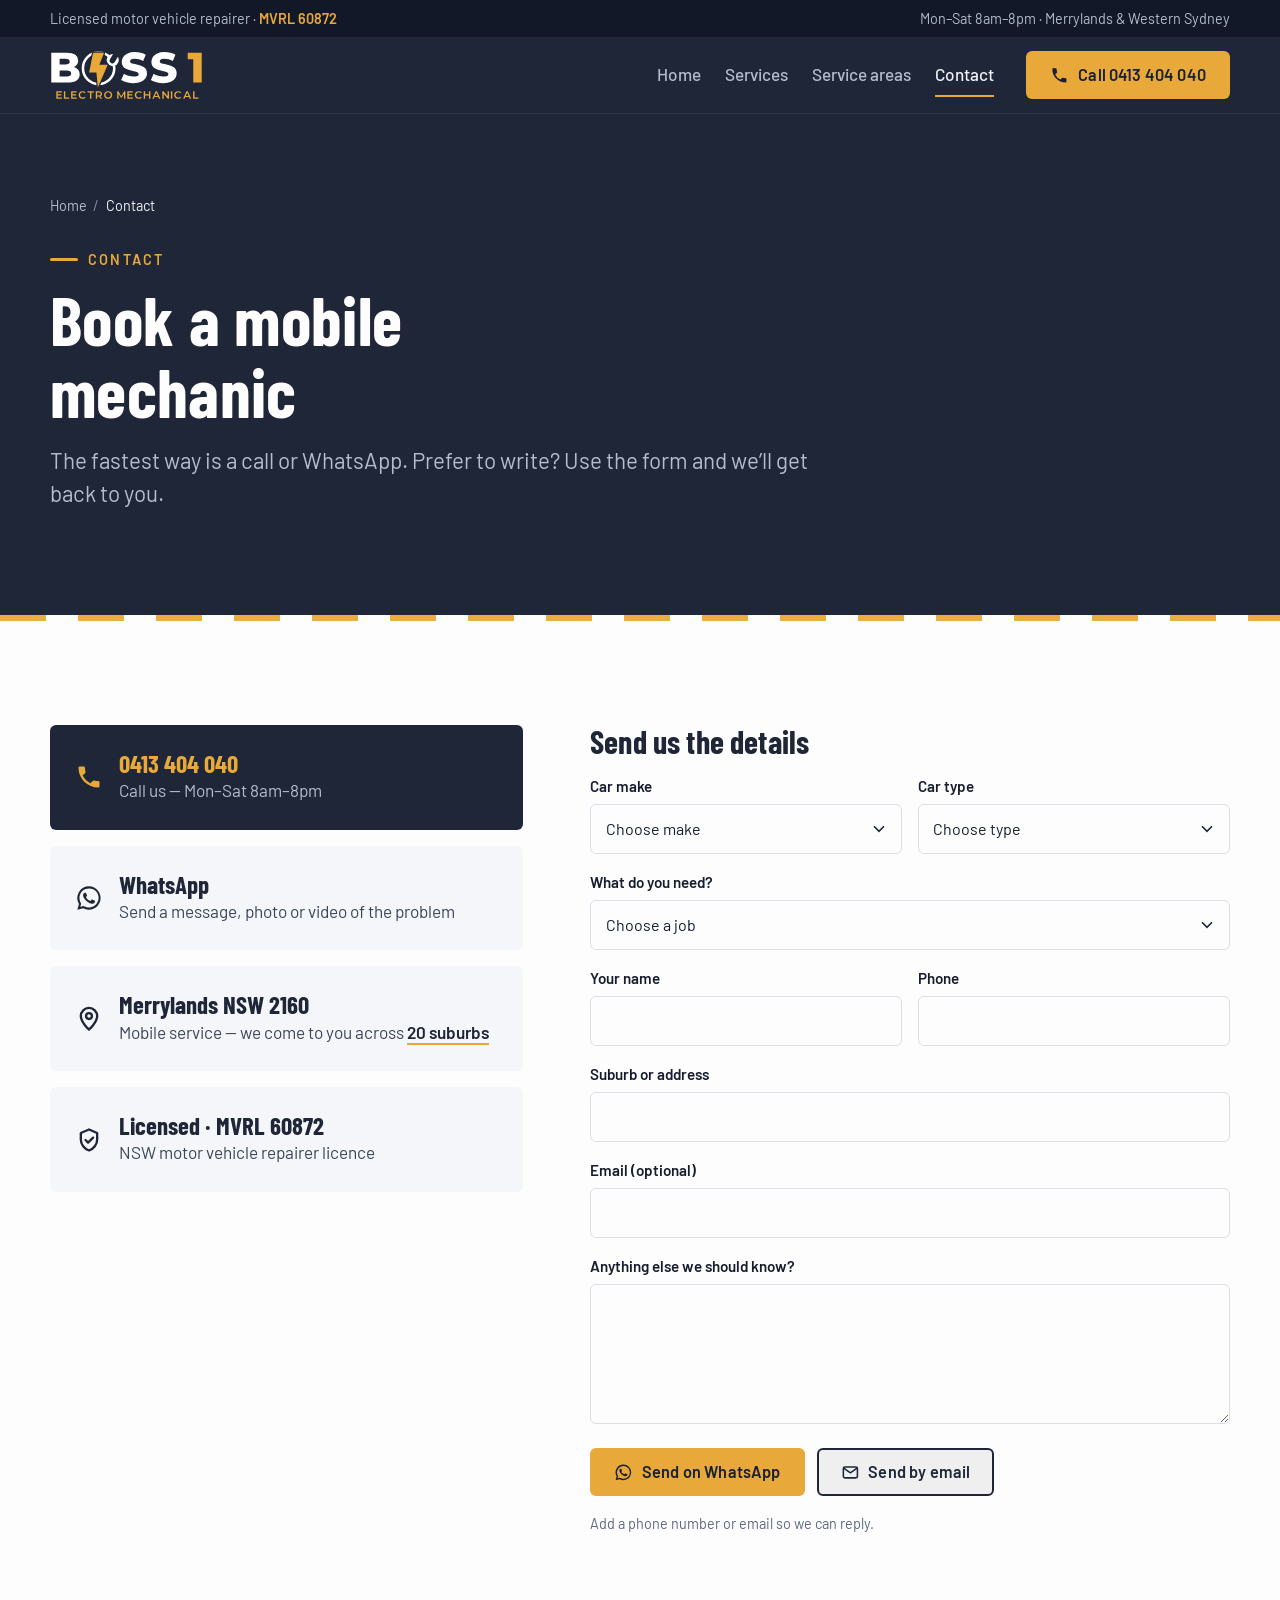
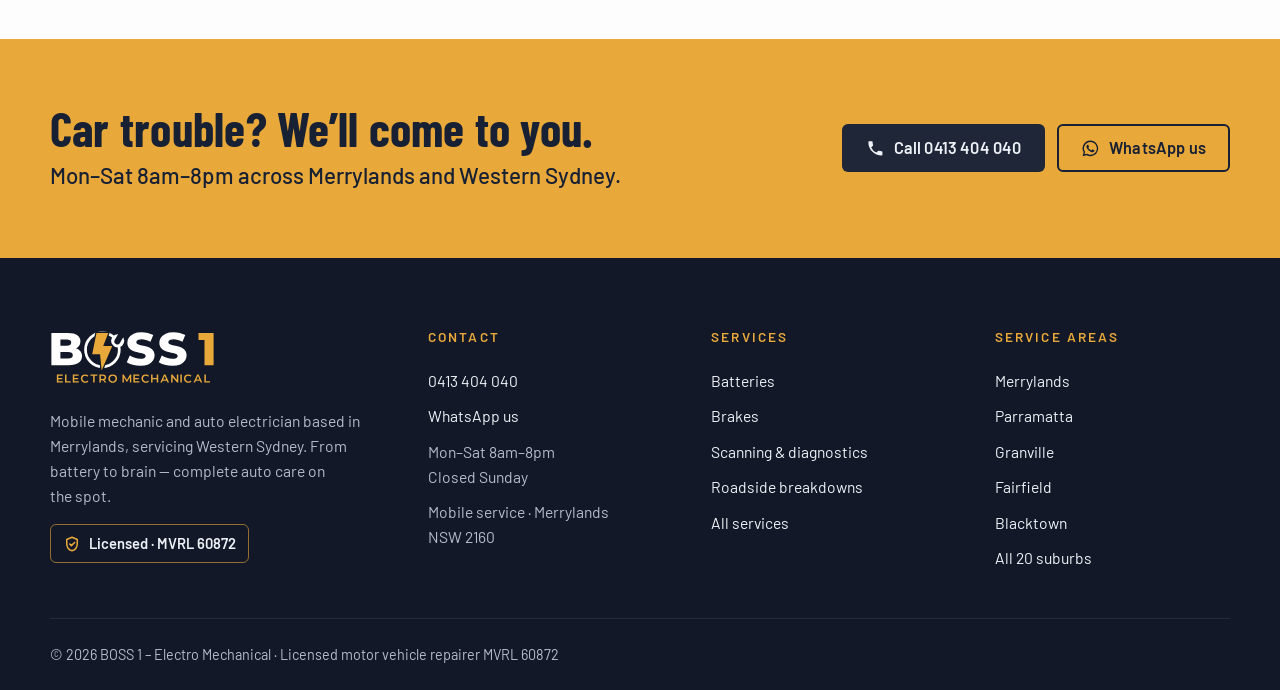
<file: contact.html>
<!DOCTYPE html>
<html lang="en-AU">
<head>
<meta charset="utf-8">
<meta name="viewport" content="width=device-width, initial-scale=1">
<title>Contact | Book a Mobile Mechanic in Western Sydney | BOSS 1</title>
<meta name="description" content="Call 0413 404 040 or WhatsApp BOSS 1 to book a mobile mechanic in Merrylands and Western Sydney. Mon–Sat 8am–8pm. Licensed MVRL 60872.">
<link rel="canonical" href="https://boss1electromechanic-au.com/contact">
<meta name="theme-color" content="#1f2638">
<meta property="og:site_name" content="BOSS 1 – Electro Mechanical">
<meta property="og:type" content="website">
<meta property="og:locale" content="en_AU">
<meta property="og:title" content="Contact | Book a Mobile Mechanic in Western Sydney | BOSS 1">
<meta property="og:description" content="Call 0413 404 040 or WhatsApp BOSS 1 to book a mobile mechanic in Merrylands and Western Sydney. Mon–Sat 8am–8pm. Licensed MVRL 60872.">
<meta property="og:url" content="https://boss1electromechanic-au.com/contact">
<meta property="og:image" content="https://boss1electromechanic-au.com/assets/img/brand/og-image.png">
<meta name="twitter:card" content="summary_large_image">
<link rel="icon" href="/assets/img/brand/favicon.svg" type="image/svg+xml">
<link rel="icon" href="/assets/img/brand/favicon-32.png" sizes="32x32" type="image/png">
<link rel="apple-touch-icon" href="/assets/img/brand/apple-touch-icon.png">
<link rel="preconnect" href="https://fonts.googleapis.com">
<link rel="preconnect" href="https://fonts.gstatic.com" crossorigin>
<link href="https://fonts.googleapis.com/css2?family=Barlow+Condensed:wght@600;700;800&family=Barlow:wght@400;500;600;700&display=swap" rel="stylesheet">
<link rel="stylesheet" href="/assets/css/styles.css">
<script type="application/ld+json">{"@context":"https://schema.org","@graph":[{"@type":"AutoRepair","@id":"https://boss1electromechanic-au.com/#business","name":"BOSS 1 – Electro Mechanical","url":"https://boss1electromechanic-au.com/","telephone":"+61413404040","image":"https://boss1electromechanic-au.com/assets/img/brand/og-image.png","logo":"https://boss1electromechanic-au.com/assets/img/brand/boss1-logo-square.png","description":"Licensed mobile mechanic and auto electrician (MVRL 60872) based in Merrylands NSW, servicing 20 suburbs across Western Sydney.","address":{"@type":"PostalAddress","addressLocality":"Merrylands","addressRegion":"NSW","postalCode":"2160","addressCountry":"AU"},"areaServed":[{"@type":"Place","name":"Merrylands, NSW"},{"@type":"Place","name":"Parramatta, NSW"},{"@type":"Place","name":"Granville, NSW"},{"@type":"Place","name":"Guildford, NSW"},{"@type":"Place","name":"Fairfield, NSW"},{"@type":"Place","name":"Blacktown, NSW"},{"@type":"Place","name":"Auburn, NSW"},{"@type":"Place","name":"Wentworthville, NSW"},{"@type":"Place","name":"Westmead, NSW"},{"@type":"Place","name":"Greystanes, NSW"},{"@type":"Place","name":"Liverpool, NSW"},{"@type":"Place","name":"Bankstown, NSW"},{"@type":"Place","name":"Penrith, NSW"},{"@type":"Place","name":"Castle Hill, NSW"},{"@type":"Place","name":"Ryde, NSW"},{"@type":"Place","name":"Baulkham Hills, NSW"},{"@type":"Place","name":"Seven Hills, NSW"},{"@type":"Place","name":"Cabramatta, NSW"},{"@type":"Place","name":"Lidcombe, NSW"},{"@type":"Place","name":"Mount Druitt, NSW"}],"openingHoursSpecification":[{"@type":"OpeningHoursSpecification","dayOfWeek":["Monday","Tuesday","Wednesday","Thursday","Friday","Saturday"],"opens":"08:00","closes":"20:00"}]},{"@type":"WebSite","@id":"https://boss1electromechanic-au.com/#website","url":"https://boss1electromechanic-au.com/","name":"BOSS 1 – Electro Mechanical","publisher":{"@id":"https://boss1electromechanic-au.com/#business"}},{"@type":"BreadcrumbList","itemListElement":[{"@type":"ListItem","position":1,"name":"Home","item":"https://boss1electromechanic-au.com/"},{"@type":"ListItem","position":2,"name":"Contact","item":"https://boss1electromechanic-au.com/contact"}]}]}</script>
</head>
<body>
<a class="skip-link" href="#main">Skip to content</a>
<div class="topbar"><div class="wrap topbar__inner"><span>Licensed motor vehicle repairer · <strong>MVRL 60872</strong></span><span>Mon–Sat 8am–8pm · Merrylands &amp; Western Sydney</span></div></div>
<header class="site-header">
  <div class="wrap site-header__inner">
    <a class="brand" href="/" aria-label="BOSS 1 – Electro Mechanical home"><img src="/assets/img/brand/boss1-logo-on-dark.svg" alt="BOSS 1 – Electro Mechanical" width="153" height="50"></a>
    <nav class="nav" id="site-nav" aria-label="Main"><a href="/">Home</a><a href="/services">Services</a><a href="/service-areas">Service areas</a><a href="/contact" aria-current="page">Contact</a></nav>
    <a class="btn btn--gold header-call" href="tel:+61413404040"><svg viewBox="0 0 24 24" fill="currentColor" aria-hidden="true"><path d="M6.6 10.8a15.1 15.1 0 0 0 6.6 6.6l2.2-2.2a1 1 0 0 1 1-.25 11.4 11.4 0 0 0 3.6.57 1 1 0 0 1 1 1V20a1 1 0 0 1-1 1A17 17 0 0 1 3 4a1 1 0 0 1 1-1h3.5a1 1 0 0 1 1 1c0 1.25.2 2.45.57 3.6a1 1 0 0 1-.25 1z"/></svg>Call 0413 404 040</a>
    <a class="header-phone" href="tel:+61413404040" aria-label="Call 0413 404 040"><svg viewBox="0 0 24 24" fill="currentColor" aria-hidden="true"><path d="M6.6 10.8a15.1 15.1 0 0 0 6.6 6.6l2.2-2.2a1 1 0 0 1 1-.25 11.4 11.4 0 0 0 3.6.57 1 1 0 0 1 1 1V20a1 1 0 0 1-1 1A17 17 0 0 1 3 4a1 1 0 0 1 1-1h3.5a1 1 0 0 1 1 1c0 1.25.2 2.45.57 3.6a1 1 0 0 1-.25 1z"/></svg></a>
    <button class="menu-toggle" type="button" aria-controls="site-nav" aria-expanded="false" aria-label="Menu"><svg viewBox="0 0 24 24" fill="none" stroke="currentColor" stroke-width="2" stroke-linecap="round" aria-hidden="true"><path d="M4 7h16M4 12h16M4 17h16"/></svg></button>
  </div>
</header>
<main id="main">
<section class="page-hero">
  <div class="wrap page-hero__inner">
    <div>
      <ol class="crumbs" aria-label="Breadcrumb"><li><a href="/">Home</a></li><li aria-current="page">Contact</li></ol>
      <span class="eyebrow">Contact</span>
      <h1>Book a mobile mechanic</h1>
      <p class="lead">The fastest way is a call or WhatsApp. Prefer to write? Use the form and we’ll get back to you.</p>
      
    </div>
    
  </div>
</section>
<div class="road" aria-hidden="true"></div>

<section class="section" aria-label="Contact options">
  <div class="wrap contact-grid">
    <ul class="contact-methods">
      <li><a class="contact-method contact-method--primary" href="tel:+61413404040"><svg viewBox="0 0 24 24" fill="currentColor" aria-hidden="true"><path d="M6.6 10.8a15.1 15.1 0 0 0 6.6 6.6l2.2-2.2a1 1 0 0 1 1-.25 11.4 11.4 0 0 0 3.6.57 1 1 0 0 1 1 1V20a1 1 0 0 1-1 1A17 17 0 0 1 3 4a1 1 0 0 1 1-1h3.5a1 1 0 0 1 1 1c0 1.25.2 2.45.57 3.6a1 1 0 0 1-.25 1z"/></svg><div><strong>0413 404 040</strong><span>Call us — Mon–Sat 8am–8pm</span></div></a></li>
      <li><a class="contact-method" href="https://wa.me/61413404040?text=Hi%20BOSS%201%2C%20I%20need%20a%20mobile%20mechanic." target="_blank" rel="noopener"><svg viewBox="0 0 24 24" fill="currentColor" aria-hidden="true"><path d="M12 2a10 10 0 0 0-8.6 15.1L2 22l5-1.3A10 10 0 1 0 12 2zm0 18.2a8.2 8.2 0 0 1-4.2-1.2l-.3-.2-3 .8.8-2.9-.2-.3A8.2 8.2 0 1 1 12 20.2zm4.5-6.1c-.25-.12-1.47-.72-1.7-.8s-.39-.13-.56.12-.64.8-.79.97-.29.19-.54.06a6.7 6.7 0 0 1-2-1.22 7.4 7.4 0 0 1-1.37-1.7c-.14-.25 0-.38.11-.5l.37-.43a1.7 1.7 0 0 0 .25-.42.46.46 0 0 0 0-.43c-.06-.12-.56-1.35-.77-1.85s-.4-.42-.56-.43h-.48a.92.92 0 0 0-.67.31 2.8 2.8 0 0 0-.87 2.08 4.9 4.9 0 0 0 1 2.6 11.2 11.2 0 0 0 4.3 3.8c1.6.7 2.24.75 3.05.63a2.6 2.6 0 0 0 1.7-1.2 2.1 2.1 0 0 0 .15-1.2c-.06-.1-.22-.17-.47-.29z"/></svg><div><strong>WhatsApp</strong><span>Send a message, photo or video of the problem</span></div></a></li>
      <li><div class="contact-method"><svg viewBox="0 0 24 24" fill="none" stroke="currentColor" stroke-width="2" stroke-linecap="round" stroke-linejoin="round" aria-hidden="true"><path d="M12 21s-7-6.1-7-11.5a7 7 0 0 1 14 0C19 14.9 12 21 12 21z"/><circle cx="12" cy="9.5" r="2.5"/></svg><div><strong>Merrylands NSW 2160</strong><span>Mobile service — we come to you across <a class="text-link" href="/service-areas">20 suburbs</a></span></div></div></li>
      <li><div class="contact-method"><svg viewBox="0 0 24 24" fill="none" stroke="currentColor" stroke-width="2" stroke-linecap="round" stroke-linejoin="round" aria-hidden="true"><path d="M12 3l7 3v5.5c0 4.4-3 8.2-7 9.5-4-1.3-7-5.1-7-9.5V6z"/><path d="M9 12l2.2 2.2L15.5 10"/></svg><div><strong>Licensed · MVRL 60872</strong><span>NSW motor vehicle repairer licence</span></div></div></li>
    </ul>
    <div>
      <h2 style="font-size:var(--step-2)">Send us the details</h2>
      <p class="js-form-status" role="status" hidden></p>
      <form class="form" action="/contact.php" method="post" data-whatsapp>
        <input type="hidden" name="form" value="contact">
        <input type="text" name="website" class="hp" tabindex="-1" autocomplete="off" aria-hidden="true">
        <div class="form__row">
        <label class="field"><span>Car make</span><select name="brand" data-label="Car make"><option value="">Choose make</option><option>Toyota</option><option>Mazda</option><option>Hyundai</option><option>Kia</option><option>Ford</option><option>Mitsubishi</option><option>Nissan</option><option>Honda</option><option>Volkswagen</option><option>Holden</option><option>Subaru</option><option>Isuzu</option><option>BMW</option><option>Mercedes-Benz</option><option>Audi</option><option>Other</option></select></label>
        <label class="field"><span>Car type</span><select name="type" data-label="Car type"><option value="">Choose type</option><option>Sedan</option><option>Hatchback</option><option>SUV / 4WD</option><option>Ute</option><option>Van</option><option>Wagon</option><option>Coupe / Convertible</option></select></label>
      </div>
      <label class="field"><span>What do you need?</span><select name="service" data-label="Job"><option value="">Choose a job</option><option>Battery test or replacement</option><option>Alternator or starter</option><option>Programming / car scanning</option><option>Warning light / diagnostics</option><option>Air conditioning</option><option>Hybrid system</option><option>Brakes</option><option>Engine repair</option><option>Service / oil change</option><option>Tyre change</option><option>Roadside breakdown</option><option>Something else</option></select></label>
      <div class="form__row">
        <label class="field"><span>Your name</span><input name="name" autocomplete="name" data-label="Name"></label>
        <label class="field"><span>Phone</span><input name="phone" type="tel" autocomplete="tel" data-label="Phone"></label>
      </div>
      <label class="field"><span>Suburb or address</span><input name="address" autocomplete="street-address" data-label="Location" value=""></label>
        <label class="field"><span>Email (optional)</span><input name="email" type="email" autocomplete="email" data-label="Email"></label>
        <label class="field"><span>Anything else we should know?</span><textarea name="comment" data-label="Details"></textarea></label>
        <div class="form__actions">
          <button class="btn btn--gold" type="submit" value="whatsapp"><svg viewBox="0 0 24 24" fill="currentColor" aria-hidden="true"><path d="M12 2a10 10 0 0 0-8.6 15.1L2 22l5-1.3A10 10 0 1 0 12 2zm0 18.2a8.2 8.2 0 0 1-4.2-1.2l-.3-.2-3 .8.8-2.9-.2-.3A8.2 8.2 0 1 1 12 20.2zm4.5-6.1c-.25-.12-1.47-.72-1.7-.8s-.39-.13-.56.12-.64.8-.79.97-.29.19-.54.06a6.7 6.7 0 0 1-2-1.22 7.4 7.4 0 0 1-1.37-1.7c-.14-.25 0-.38.11-.5l.37-.43a1.7 1.7 0 0 0 .25-.42.46.46 0 0 0 0-.43c-.06-.12-.56-1.35-.77-1.85s-.4-.42-.56-.43h-.48a.92.92 0 0 0-.67.31 2.8 2.8 0 0 0-.87 2.08 4.9 4.9 0 0 0 1 2.6 11.2 11.2 0 0 0 4.3 3.8c1.6.7 2.24.75 3.05.63a2.6 2.6 0 0 0 1.7-1.2 2.1 2.1 0 0 0 .15-1.2c-.06-.1-.22-.17-.47-.29z"/></svg>Send on WhatsApp</button>
          <button class="btn btn--outline" type="submit" value="email" name="via"><svg viewBox="0 0 24 24" fill="none" stroke="currentColor" stroke-width="2" stroke-linecap="round" stroke-linejoin="round" aria-hidden="true"><rect x="3" y="5" width="18" height="14" rx="2"/><path d="M3.5 6.5l8.5 6 8.5-6"/></svg>Send by email</button>
        </div>
        <p class="form__note">Add a phone number or email so we can reply.</p>
      </form>
    </div>
  </div>
</section>
<section class="cta-band" aria-label="Book now">
  <div class="wrap cta-band__inner">
    <div><h2>Car trouble? We’ll come to you.</h2><p>Mon–Sat 8am–8pm across Merrylands and Western Sydney.</p></div>
    <div class="cta-band__actions">
      <a class="btn btn--navy" href="tel:+61413404040"><svg viewBox="0 0 24 24" fill="currentColor" aria-hidden="true"><path d="M6.6 10.8a15.1 15.1 0 0 0 6.6 6.6l2.2-2.2a1 1 0 0 1 1-.25 11.4 11.4 0 0 0 3.6.57 1 1 0 0 1 1 1V20a1 1 0 0 1-1 1A17 17 0 0 1 3 4a1 1 0 0 1 1-1h3.5a1 1 0 0 1 1 1c0 1.25.2 2.45.57 3.6a1 1 0 0 1-.25 1z"/></svg>Call 0413 404 040</a>
      <a class="btn btn--outline" href="https://wa.me/61413404040?text=Hi%20BOSS%201%2C%20I%20need%20a%20mobile%20mechanic." target="_blank" rel="noopener"><svg viewBox="0 0 24 24" fill="currentColor" aria-hidden="true"><path d="M12 2a10 10 0 0 0-8.6 15.1L2 22l5-1.3A10 10 0 1 0 12 2zm0 18.2a8.2 8.2 0 0 1-4.2-1.2l-.3-.2-3 .8.8-2.9-.2-.3A8.2 8.2 0 1 1 12 20.2zm4.5-6.1c-.25-.12-1.47-.72-1.7-.8s-.39-.13-.56.12-.64.8-.79.97-.29.19-.54.06a6.7 6.7 0 0 1-2-1.22 7.4 7.4 0 0 1-1.37-1.7c-.14-.25 0-.38.11-.5l.37-.43a1.7 1.7 0 0 0 .25-.42.46.46 0 0 0 0-.43c-.06-.12-.56-1.35-.77-1.85s-.4-.42-.56-.43h-.48a.92.92 0 0 0-.67.31 2.8 2.8 0 0 0-.87 2.08 4.9 4.9 0 0 0 1 2.6 11.2 11.2 0 0 0 4.3 3.8c1.6.7 2.24.75 3.05.63a2.6 2.6 0 0 0 1.7-1.2 2.1 2.1 0 0 0 .15-1.2c-.06-.1-.22-.17-.47-.29z"/></svg>WhatsApp us</a>
    </div>
  </div>
</section>
</main>
<footer class="site-footer">
  <div class="wrap site-footer__grid">
    <div>
      <img src="/assets/img/brand/boss1-logo-on-dark.svg" alt="BOSS 1 – Electro Mechanical" width="165" height="54" loading="lazy">
      <p>Mobile mechanic and auto electrician based in Merrylands, servicing Western Sydney. From battery to brain — complete auto care on the spot.</p>
      <span class="badge"><svg viewBox="0 0 24 24" fill="none" stroke="currentColor" stroke-width="2" stroke-linecap="round" stroke-linejoin="round" aria-hidden="true"><path d="M12 3l7 3v5.5c0 4.4-3 8.2-7 9.5-4-1.3-7-5.1-7-9.5V6z"/><path d="M9 12l2.2 2.2L15.5 10"/></svg>Licensed · MVRL 60872</span>
    </div>
    <div>
      <h2>Contact</h2>
      <ul>
        <li><a href="tel:+61413404040">0413 404 040</a></li>
        <li><a href="https://wa.me/61413404040?text=Hi%20BOSS%201%2C%20I%20need%20a%20mobile%20mechanic." target="_blank" rel="noopener">WhatsApp us</a></li>
        <li>Mon–Sat 8am–8pm<br>Closed Sunday</li>
        <li>Mobile service · Merrylands NSW 2160</li>
      </ul>
    </div>
    <div>
      <h2>Services</h2>
      <ul><li><a href="/car-battery-service-western-sydney">Batteries</a></li><li><a href="/brake-service-western-sydney">Brakes</a></li><li><a href="/engine-diagnostics-western-sydney">Scanning & diagnostics</a></li><li><a href="/roadside-assistance-western-sydney">Roadside breakdowns</a></li><li><a href="/services">All services</a></li></ul>
    </div>
    <div>
      <h2>Service areas</h2>
      <ul><li><a href="/merrylands-mobile-mechanic">Merrylands</a></li><li><a href="/parramatta-mobile-mechanic">Parramatta</a></li><li><a href="/granville-mobile-mechanic">Granville</a></li><li><a href="/fairfield-mobile-mechanic">Fairfield</a></li><li><a href="/blacktown-mobile-mechanic">Blacktown</a></li><li><a href="/service-areas">All 20 suburbs</a></li></ul>
    </div>
  </div>
  <div class="wrap site-footer__bottom">
    <span>© <span class="js-year">2026</span> BOSS 1 – Electro Mechanical · Licensed motor vehicle repairer MVRL 60872</span>
    
  </div>
</footer>
<div class="action-bar" role="region" aria-label="Quick contact">
  <a class="btn btn--gold" href="tel:+61413404040"><svg viewBox="0 0 24 24" fill="currentColor" aria-hidden="true"><path d="M6.6 10.8a15.1 15.1 0 0 0 6.6 6.6l2.2-2.2a1 1 0 0 1 1-.25 11.4 11.4 0 0 0 3.6.57 1 1 0 0 1 1 1V20a1 1 0 0 1-1 1A17 17 0 0 1 3 4a1 1 0 0 1 1-1h3.5a1 1 0 0 1 1 1c0 1.25.2 2.45.57 3.6a1 1 0 0 1-.25 1z"/></svg>Call now</a>
  <a class="btn btn--ghost" href="https://wa.me/61413404040?text=Hi%20BOSS%201%2C%20I%20need%20a%20mobile%20mechanic." target="_blank" rel="noopener"><svg viewBox="0 0 24 24" fill="currentColor" aria-hidden="true"><path d="M12 2a10 10 0 0 0-8.6 15.1L2 22l5-1.3A10 10 0 1 0 12 2zm0 18.2a8.2 8.2 0 0 1-4.2-1.2l-.3-.2-3 .8.8-2.9-.2-.3A8.2 8.2 0 1 1 12 20.2zm4.5-6.1c-.25-.12-1.47-.72-1.7-.8s-.39-.13-.56.12-.64.8-.79.97-.29.19-.54.06a6.7 6.7 0 0 1-2-1.22 7.4 7.4 0 0 1-1.37-1.7c-.14-.25 0-.38.11-.5l.37-.43a1.7 1.7 0 0 0 .25-.42.46.46 0 0 0 0-.43c-.06-.12-.56-1.35-.77-1.85s-.4-.42-.56-.43h-.48a.92.92 0 0 0-.67.31 2.8 2.8 0 0 0-.87 2.08 4.9 4.9 0 0 0 1 2.6 11.2 11.2 0 0 0 4.3 3.8c1.6.7 2.24.75 3.05.63a2.6 2.6 0 0 0 1.7-1.2 2.1 2.1 0 0 0 .15-1.2c-.06-.1-.22-.17-.47-.29z"/></svg>WhatsApp</a>
</div>
<script src="/assets/js/main.js" defer></script>
</body>
</html>
</file>
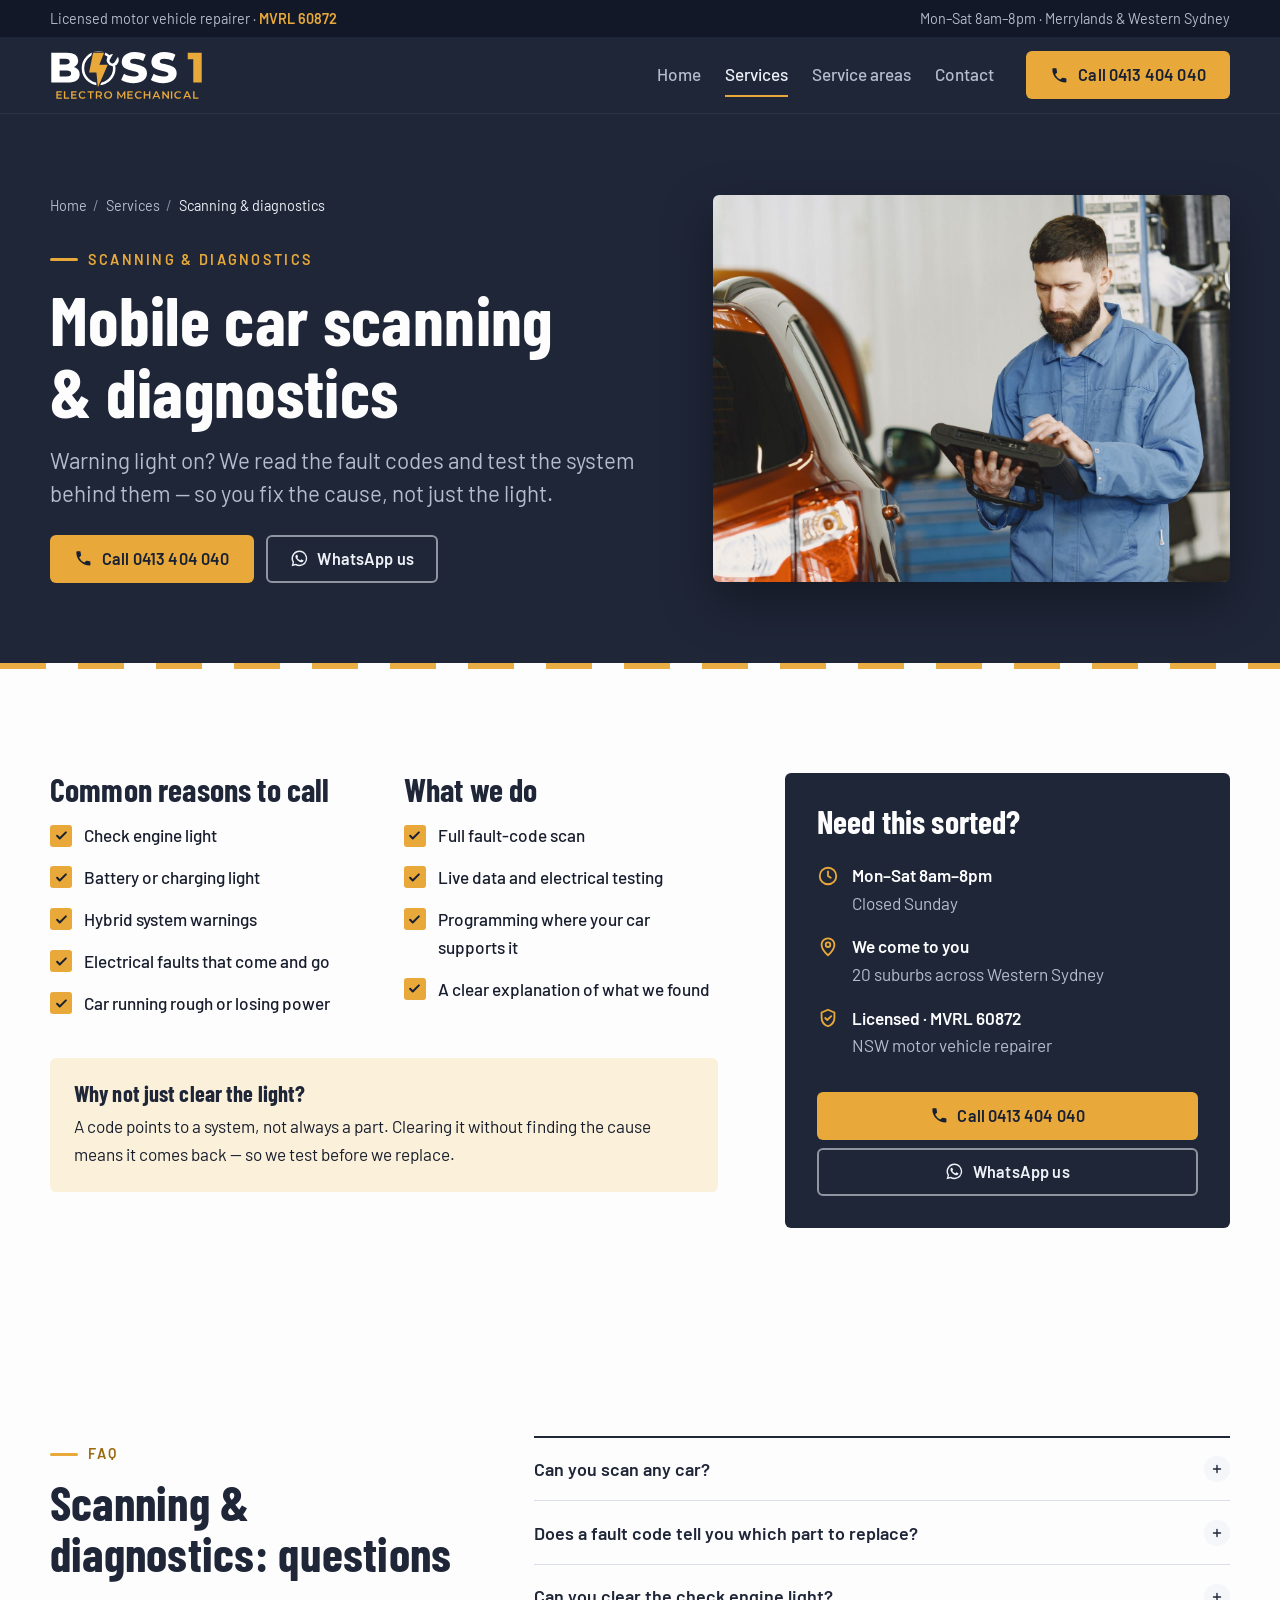
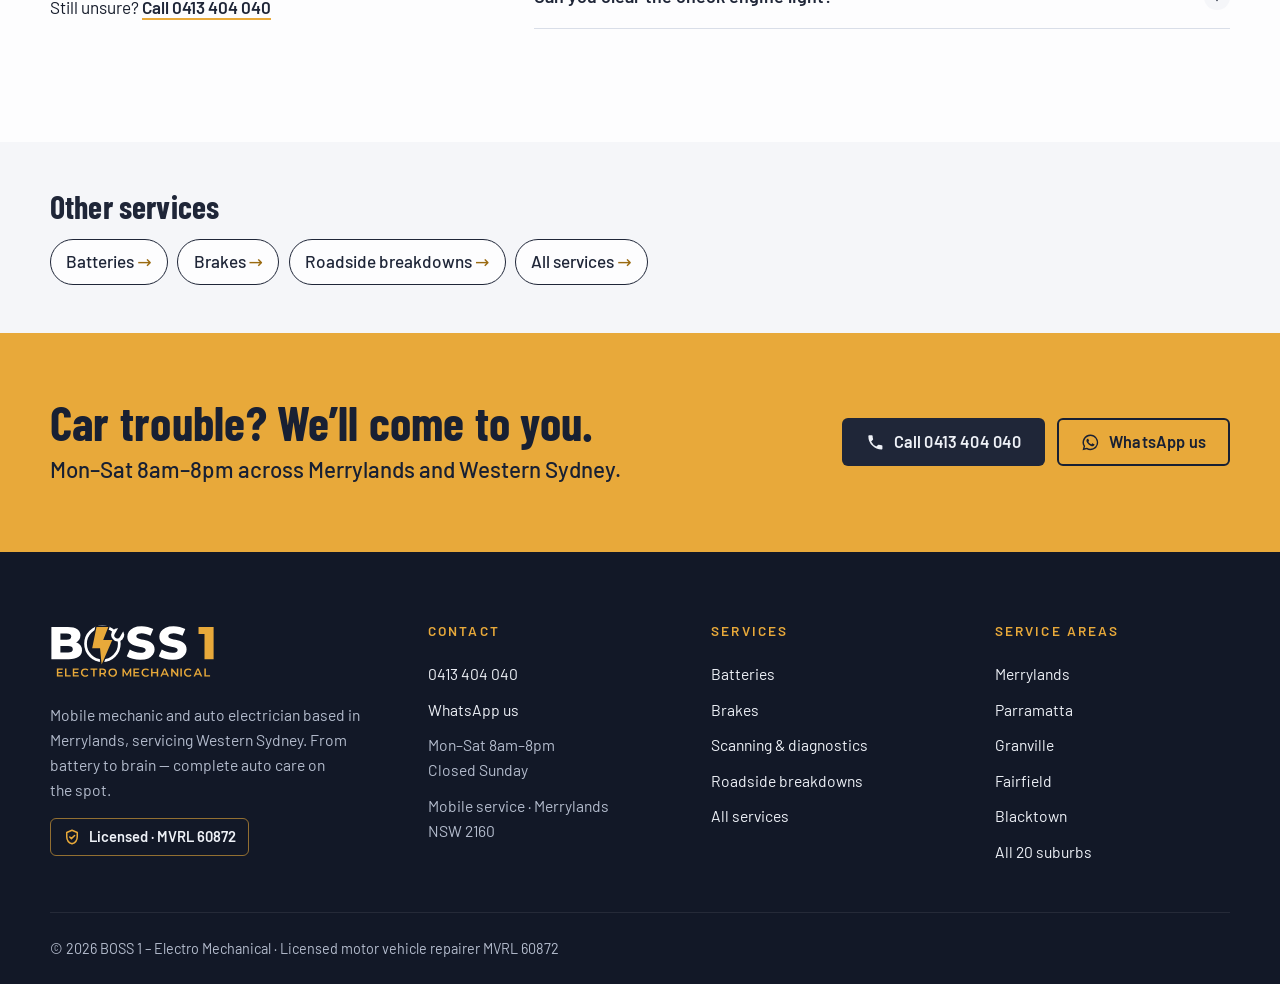
<file: engine-diagnostics-western-sydney.html>
<!DOCTYPE html>
<html lang="en-AU">
<head>
<meta charset="utf-8">
<meta name="viewport" content="width=device-width, initial-scale=1">
<title>Mobile Car Diagnostics &amp; Auto Electrician Western Sydney | BOSS 1</title>
<meta name="description" content="Warning light on? Mobile car scanning, electrical testing and programming across Merrylands and Western Sydney. Mon–Sat 8am–8pm. Call 0413 404 040.">
<link rel="canonical" href="https://boss1electromechanic-au.com/engine-diagnostics-western-sydney">
<meta name="theme-color" content="#1f2638">
<meta property="og:site_name" content="BOSS 1 – Electro Mechanical">
<meta property="og:type" content="website">
<meta property="og:locale" content="en_AU">
<meta property="og:title" content="Mobile Car Diagnostics &amp; Auto Electrician Western Sydney | BOSS 1">
<meta property="og:description" content="Warning light on? Mobile car scanning, electrical testing and programming across Merrylands and Western Sydney. Mon–Sat 8am–8pm. Call 0413 404 040.">
<meta property="og:url" content="https://boss1electromechanic-au.com/engine-diagnostics-western-sydney">
<meta property="og:image" content="https://boss1electromechanic-au.com/assets/img/brand/og-image.png">
<meta name="twitter:card" content="summary_large_image">
<link rel="icon" href="/assets/img/brand/favicon.svg" type="image/svg+xml">
<link rel="icon" href="/assets/img/brand/favicon-32.png" sizes="32x32" type="image/png">
<link rel="apple-touch-icon" href="/assets/img/brand/apple-touch-icon.png">
<link rel="preconnect" href="https://fonts.googleapis.com">
<link rel="preconnect" href="https://fonts.gstatic.com" crossorigin>
<link href="https://fonts.googleapis.com/css2?family=Barlow+Condensed:wght@600;700;800&family=Barlow:wght@400;500;600;700&display=swap" rel="stylesheet">
<link rel="stylesheet" href="/assets/css/styles.css">
<script type="application/ld+json">{"@context":"https://schema.org","@graph":[{"@type":"AutoRepair","@id":"https://boss1electromechanic-au.com/#business","name":"BOSS 1 – Electro Mechanical","url":"https://boss1electromechanic-au.com/","telephone":"+61413404040","image":"https://boss1electromechanic-au.com/assets/img/brand/og-image.png","logo":"https://boss1electromechanic-au.com/assets/img/brand/boss1-logo-square.png","description":"Licensed mobile mechanic and auto electrician (MVRL 60872) based in Merrylands NSW, servicing 20 suburbs across Western Sydney.","address":{"@type":"PostalAddress","addressLocality":"Merrylands","addressRegion":"NSW","postalCode":"2160","addressCountry":"AU"},"areaServed":[{"@type":"Place","name":"Merrylands, NSW"},{"@type":"Place","name":"Parramatta, NSW"},{"@type":"Place","name":"Granville, NSW"},{"@type":"Place","name":"Guildford, NSW"},{"@type":"Place","name":"Fairfield, NSW"},{"@type":"Place","name":"Blacktown, NSW"},{"@type":"Place","name":"Auburn, NSW"},{"@type":"Place","name":"Wentworthville, NSW"},{"@type":"Place","name":"Westmead, NSW"},{"@type":"Place","name":"Greystanes, NSW"},{"@type":"Place","name":"Liverpool, NSW"},{"@type":"Place","name":"Bankstown, NSW"},{"@type":"Place","name":"Penrith, NSW"},{"@type":"Place","name":"Castle Hill, NSW"},{"@type":"Place","name":"Ryde, NSW"},{"@type":"Place","name":"Baulkham Hills, NSW"},{"@type":"Place","name":"Seven Hills, NSW"},{"@type":"Place","name":"Cabramatta, NSW"},{"@type":"Place","name":"Lidcombe, NSW"},{"@type":"Place","name":"Mount Druitt, NSW"}],"openingHoursSpecification":[{"@type":"OpeningHoursSpecification","dayOfWeek":["Monday","Tuesday","Wednesday","Thursday","Friday","Saturday"],"opens":"08:00","closes":"20:00"}]},{"@type":"WebSite","@id":"https://boss1electromechanic-au.com/#website","url":"https://boss1electromechanic-au.com/","name":"BOSS 1 – Electro Mechanical","publisher":{"@id":"https://boss1electromechanic-au.com/#business"}},{"@type":"BreadcrumbList","itemListElement":[{"@type":"ListItem","position":1,"name":"Home","item":"https://boss1electromechanic-au.com/"},{"@type":"ListItem","position":2,"name":"Services","item":"https://boss1electromechanic-au.com/services"},{"@type":"ListItem","position":3,"name":"Scanning & diagnostics","item":"https://boss1electromechanic-au.com/engine-diagnostics-western-sydney"}]}]}</script>
</head>
<body>
<a class="skip-link" href="#main">Skip to content</a>
<div class="topbar"><div class="wrap topbar__inner"><span>Licensed motor vehicle repairer · <strong>MVRL 60872</strong></span><span>Mon–Sat 8am–8pm · Merrylands &amp; Western Sydney</span></div></div>
<header class="site-header">
  <div class="wrap site-header__inner">
    <a class="brand" href="/" aria-label="BOSS 1 – Electro Mechanical home"><img src="/assets/img/brand/boss1-logo-on-dark.svg" alt="BOSS 1 – Electro Mechanical" width="153" height="50"></a>
    <nav class="nav" id="site-nav" aria-label="Main"><a href="/">Home</a><a href="/services" aria-current="page">Services</a><a href="/service-areas">Service areas</a><a href="/contact">Contact</a></nav>
    <a class="btn btn--gold header-call" href="tel:+61413404040"><svg viewBox="0 0 24 24" fill="currentColor" aria-hidden="true"><path d="M6.6 10.8a15.1 15.1 0 0 0 6.6 6.6l2.2-2.2a1 1 0 0 1 1-.25 11.4 11.4 0 0 0 3.6.57 1 1 0 0 1 1 1V20a1 1 0 0 1-1 1A17 17 0 0 1 3 4a1 1 0 0 1 1-1h3.5a1 1 0 0 1 1 1c0 1.25.2 2.45.57 3.6a1 1 0 0 1-.25 1z"/></svg>Call 0413 404 040</a>
    <a class="header-phone" href="tel:+61413404040" aria-label="Call 0413 404 040"><svg viewBox="0 0 24 24" fill="currentColor" aria-hidden="true"><path d="M6.6 10.8a15.1 15.1 0 0 0 6.6 6.6l2.2-2.2a1 1 0 0 1 1-.25 11.4 11.4 0 0 0 3.6.57 1 1 0 0 1 1 1V20a1 1 0 0 1-1 1A17 17 0 0 1 3 4a1 1 0 0 1 1-1h3.5a1 1 0 0 1 1 1c0 1.25.2 2.45.57 3.6a1 1 0 0 1-.25 1z"/></svg></a>
    <button class="menu-toggle" type="button" aria-controls="site-nav" aria-expanded="false" aria-label="Menu"><svg viewBox="0 0 24 24" fill="none" stroke="currentColor" stroke-width="2" stroke-linecap="round" aria-hidden="true"><path d="M4 7h16M4 12h16M4 17h16"/></svg></button>
  </div>
</header>
<main id="main">
<section class="page-hero page-hero--photo">
  <div class="wrap page-hero__inner">
    <div>
      <ol class="crumbs" aria-label="Breadcrumb"><li><a href="/">Home</a></li><li><a href="/services">Services</a></li><li aria-current="page">Scanning &amp; diagnostics</li></ol>
      <span class="eyebrow">Scanning & diagnostics</span>
      <h1>Mobile car scanning & diagnostics</h1>
      <p class="lead">Warning light on? We read the fault codes and test the system behind them — so you fix the cause, not just the light.</p>
      <div class="page-hero__actions"><a class="btn btn--gold" href="tel:+61413404040"><svg viewBox="0 0 24 24" fill="currentColor" aria-hidden="true"><path d="M6.6 10.8a15.1 15.1 0 0 0 6.6 6.6l2.2-2.2a1 1 0 0 1 1-.25 11.4 11.4 0 0 0 3.6.57 1 1 0 0 1 1 1V20a1 1 0 0 1-1 1A17 17 0 0 1 3 4a1 1 0 0 1 1-1h3.5a1 1 0 0 1 1 1c0 1.25.2 2.45.57 3.6a1 1 0 0 1-.25 1z"/></svg>Call 0413 404 040</a><a class="btn btn--ghost" href="https://wa.me/61413404040?text=Hi%20BOSS%201%2C%20I%20need%20a%20mobile%20mechanic." target="_blank" rel="noopener"><svg viewBox="0 0 24 24" fill="currentColor" aria-hidden="true"><path d="M12 2a10 10 0 0 0-8.6 15.1L2 22l5-1.3A10 10 0 1 0 12 2zm0 18.2a8.2 8.2 0 0 1-4.2-1.2l-.3-.2-3 .8.8-2.9-.2-.3A8.2 8.2 0 1 1 12 20.2zm4.5-6.1c-.25-.12-1.47-.72-1.7-.8s-.39-.13-.56.12-.64.8-.79.97-.29.19-.54.06a6.7 6.7 0 0 1-2-1.22 7.4 7.4 0 0 1-1.37-1.7c-.14-.25 0-.38.11-.5l.37-.43a1.7 1.7 0 0 0 .25-.42.46.46 0 0 0 0-.43c-.06-.12-.56-1.35-.77-1.85s-.4-.42-.56-.43h-.48a.92.92 0 0 0-.67.31 2.8 2.8 0 0 0-.87 2.08 4.9 4.9 0 0 0 1 2.6 11.2 11.2 0 0 0 4.3 3.8c1.6.7 2.24.75 3.05.63a2.6 2.6 0 0 0 1.7-1.2 2.1 2.1 0 0 0 .15-1.2c-.06-.1-.22-.17-.47-.29z"/></svg>WhatsApp us</a></div>
    </div>
    <div class="page-hero__photo"><img src="/assets/img/photos/service-diagnostics.jpg" alt="Mechanic using a diagnostic tablet beside a car" width="1600" height="1067"></div>
  </div>
</section>
<div class="road" aria-hidden="true"></div>

<section class="section" aria-label="Scanning &amp; diagnostics details">
  <div class="wrap two-col">
    <div>
      <div class="split" style="align-items:start;gap:2.5rem"><div><h2 style="font-size:var(--step-2)">Common reasons to call</h2><ul class="checks checks--one"><li>Check engine light</li><li>Battery or charging light</li><li>Hybrid system warnings</li><li>Electrical faults that come and go</li><li>Car running rough or losing power</li></ul></div><div><h2 style="font-size:var(--step-2)">What we do</h2><ul class="checks checks--one"><li>Full fault-code scan</li><li>Live data and electrical testing</li><li>Programming where your car supports it</li><li>A clear explanation of what we found</li></ul></div></div>
      <div class="notice" style="margin-top:2.5rem"><h2>Why not just clear the light?</h2><p>A code points to a system, not always a part. Clearing it without finding the cause means it comes back — so we test before we replace.</p></div>
    </div>
    <aside class="side-panel" aria-label="Book">
      <h2>Need this sorted?</h2>
      <ul class="info">
        <li><svg viewBox="0 0 24 24" fill="none" stroke="currentColor" stroke-width="2" stroke-linecap="round" aria-hidden="true"><circle cx="12" cy="12" r="9"/><path d="M12 7v5l3 2"/></svg><div><strong>Mon–Sat 8am–8pm</strong><span>Closed Sunday</span></div></li>
        <li><svg viewBox="0 0 24 24" fill="none" stroke="currentColor" stroke-width="2" stroke-linecap="round" stroke-linejoin="round" aria-hidden="true"><path d="M12 21s-7-6.1-7-11.5a7 7 0 0 1 14 0C19 14.9 12 21 12 21z"/><circle cx="12" cy="9.5" r="2.5"/></svg><div><strong>We come to you</strong><span>20 suburbs across Western Sydney</span></div></li>
        <li><svg viewBox="0 0 24 24" fill="none" stroke="currentColor" stroke-width="2" stroke-linecap="round" stroke-linejoin="round" aria-hidden="true"><path d="M12 3l7 3v5.5c0 4.4-3 8.2-7 9.5-4-1.3-7-5.1-7-9.5V6z"/><path d="M9 12l2.2 2.2L15.5 10"/></svg><div><strong>Licensed · MVRL 60872</strong><span>NSW motor vehicle repairer</span></div></li>
      </ul>
      <a class="btn btn--gold" href="tel:+61413404040"><svg viewBox="0 0 24 24" fill="currentColor" aria-hidden="true"><path d="M6.6 10.8a15.1 15.1 0 0 0 6.6 6.6l2.2-2.2a1 1 0 0 1 1-.25 11.4 11.4 0 0 0 3.6.57 1 1 0 0 1 1 1V20a1 1 0 0 1-1 1A17 17 0 0 1 3 4a1 1 0 0 1 1-1h3.5a1 1 0 0 1 1 1c0 1.25.2 2.45.57 3.6a1 1 0 0 1-.25 1z"/></svg>Call 0413 404 040</a>
      <a class="btn btn--ghost" href="https://wa.me/61413404040?text=Hi%20BOSS%201%2C%20I%20need%20help%20with%3A%20scanning%20%26%20diagnostics" target="_blank" rel="noopener"><svg viewBox="0 0 24 24" fill="currentColor" aria-hidden="true"><path d="M12 2a10 10 0 0 0-8.6 15.1L2 22l5-1.3A10 10 0 1 0 12 2zm0 18.2a8.2 8.2 0 0 1-4.2-1.2l-.3-.2-3 .8.8-2.9-.2-.3A8.2 8.2 0 1 1 12 20.2zm4.5-6.1c-.25-.12-1.47-.72-1.7-.8s-.39-.13-.56.12-.64.8-.79.97-.29.19-.54.06a6.7 6.7 0 0 1-2-1.22 7.4 7.4 0 0 1-1.37-1.7c-.14-.25 0-.38.11-.5l.37-.43a1.7 1.7 0 0 0 .25-.42.46.46 0 0 0 0-.43c-.06-.12-.56-1.35-.77-1.85s-.4-.42-.56-.43h-.48a.92.92 0 0 0-.67.31 2.8 2.8 0 0 0-.87 2.08 4.9 4.9 0 0 0 1 2.6 11.2 11.2 0 0 0 4.3 3.8c1.6.7 2.24.75 3.05.63a2.6 2.6 0 0 0 1.7-1.2 2.1 2.1 0 0 0 .15-1.2c-.06-.1-.22-.17-.47-.29z"/></svg>WhatsApp us</a>
    </aside>
  </div>
</section>
<section class="section" aria-labelledby="faq-title">
  <div class="wrap faq">
    <div><span class="eyebrow">FAQ</span><h2 id="faq-title">Scanning & diagnostics: questions</h2><p>Still unsure? <a class="text-link" href="tel:+61413404040">Call 0413 404 040</a></p></div>
    <div class="faq__list"><details><summary>Can you scan any car?</summary><p>We scan a wide range of makes and models. Tell us the make, model and year when you book.</p></details><details><summary>Does a fault code tell you which part to replace?</summary><p>Not always. Codes point to a system or condition, so we test further before calling a part faulty.</p></details><details><summary>Can you clear the check engine light?</summary><p>Yes, once the cause is fixed. Clearing a warning without fixing the fault isn’t a repair.</p></details></div>
  </div>
</section>

<section class="section section--paper" style="padding-block:3rem" aria-label="Other services">
  <div class="wrap"><h2 style="font-size:var(--step-2)">Other services</h2><ul class="chips"><li><a href="/car-battery-service-western-sydney">Batteries</a></li><li><a href="/brake-service-western-sydney">Brakes</a></li><li><a href="/roadside-assistance-western-sydney">Roadside breakdowns</a></li><li><a href="/services">All services</a></li></ul></div>
</section>
<section class="cta-band" aria-label="Book now">
  <div class="wrap cta-band__inner">
    <div><h2>Car trouble? We’ll come to you.</h2><p>Mon–Sat 8am–8pm across Merrylands and Western Sydney.</p></div>
    <div class="cta-band__actions">
      <a class="btn btn--navy" href="tel:+61413404040"><svg viewBox="0 0 24 24" fill="currentColor" aria-hidden="true"><path d="M6.6 10.8a15.1 15.1 0 0 0 6.6 6.6l2.2-2.2a1 1 0 0 1 1-.25 11.4 11.4 0 0 0 3.6.57 1 1 0 0 1 1 1V20a1 1 0 0 1-1 1A17 17 0 0 1 3 4a1 1 0 0 1 1-1h3.5a1 1 0 0 1 1 1c0 1.25.2 2.45.57 3.6a1 1 0 0 1-.25 1z"/></svg>Call 0413 404 040</a>
      <a class="btn btn--outline" href="https://wa.me/61413404040?text=Hi%20BOSS%201%2C%20I%20need%20a%20mobile%20mechanic." target="_blank" rel="noopener"><svg viewBox="0 0 24 24" fill="currentColor" aria-hidden="true"><path d="M12 2a10 10 0 0 0-8.6 15.1L2 22l5-1.3A10 10 0 1 0 12 2zm0 18.2a8.2 8.2 0 0 1-4.2-1.2l-.3-.2-3 .8.8-2.9-.2-.3A8.2 8.2 0 1 1 12 20.2zm4.5-6.1c-.25-.12-1.47-.72-1.7-.8s-.39-.13-.56.12-.64.8-.79.97-.29.19-.54.06a6.7 6.7 0 0 1-2-1.22 7.4 7.4 0 0 1-1.37-1.7c-.14-.25 0-.38.11-.5l.37-.43a1.7 1.7 0 0 0 .25-.42.46.46 0 0 0 0-.43c-.06-.12-.56-1.35-.77-1.85s-.4-.42-.56-.43h-.48a.92.92 0 0 0-.67.31 2.8 2.8 0 0 0-.87 2.08 4.9 4.9 0 0 0 1 2.6 11.2 11.2 0 0 0 4.3 3.8c1.6.7 2.24.75 3.05.63a2.6 2.6 0 0 0 1.7-1.2 2.1 2.1 0 0 0 .15-1.2c-.06-.1-.22-.17-.47-.29z"/></svg>WhatsApp us</a>
    </div>
  </div>
</section>
</main>
<footer class="site-footer">
  <div class="wrap site-footer__grid">
    <div>
      <img src="/assets/img/brand/boss1-logo-on-dark.svg" alt="BOSS 1 – Electro Mechanical" width="165" height="54" loading="lazy">
      <p>Mobile mechanic and auto electrician based in Merrylands, servicing Western Sydney. From battery to brain — complete auto care on the spot.</p>
      <span class="badge"><svg viewBox="0 0 24 24" fill="none" stroke="currentColor" stroke-width="2" stroke-linecap="round" stroke-linejoin="round" aria-hidden="true"><path d="M12 3l7 3v5.5c0 4.4-3 8.2-7 9.5-4-1.3-7-5.1-7-9.5V6z"/><path d="M9 12l2.2 2.2L15.5 10"/></svg>Licensed · MVRL 60872</span>
    </div>
    <div>
      <h2>Contact</h2>
      <ul>
        <li><a href="tel:+61413404040">0413 404 040</a></li>
        <li><a href="https://wa.me/61413404040?text=Hi%20BOSS%201%2C%20I%20need%20a%20mobile%20mechanic." target="_blank" rel="noopener">WhatsApp us</a></li>
        <li>Mon–Sat 8am–8pm<br>Closed Sunday</li>
        <li>Mobile service · Merrylands NSW 2160</li>
      </ul>
    </div>
    <div>
      <h2>Services</h2>
      <ul><li><a href="/car-battery-service-western-sydney">Batteries</a></li><li><a href="/brake-service-western-sydney">Brakes</a></li><li><a href="/engine-diagnostics-western-sydney">Scanning & diagnostics</a></li><li><a href="/roadside-assistance-western-sydney">Roadside breakdowns</a></li><li><a href="/services">All services</a></li></ul>
    </div>
    <div>
      <h2>Service areas</h2>
      <ul><li><a href="/merrylands-mobile-mechanic">Merrylands</a></li><li><a href="/parramatta-mobile-mechanic">Parramatta</a></li><li><a href="/granville-mobile-mechanic">Granville</a></li><li><a href="/fairfield-mobile-mechanic">Fairfield</a></li><li><a href="/blacktown-mobile-mechanic">Blacktown</a></li><li><a href="/service-areas">All 20 suburbs</a></li></ul>
    </div>
  </div>
  <div class="wrap site-footer__bottom">
    <span>© <span class="js-year">2026</span> BOSS 1 – Electro Mechanical · Licensed motor vehicle repairer MVRL 60872</span>
    
  </div>
</footer>
<div class="action-bar" role="region" aria-label="Quick contact">
  <a class="btn btn--gold" href="tel:+61413404040"><svg viewBox="0 0 24 24" fill="currentColor" aria-hidden="true"><path d="M6.6 10.8a15.1 15.1 0 0 0 6.6 6.6l2.2-2.2a1 1 0 0 1 1-.25 11.4 11.4 0 0 0 3.6.57 1 1 0 0 1 1 1V20a1 1 0 0 1-1 1A17 17 0 0 1 3 4a1 1 0 0 1 1-1h3.5a1 1 0 0 1 1 1c0 1.25.2 2.45.57 3.6a1 1 0 0 1-.25 1z"/></svg>Call now</a>
  <a class="btn btn--ghost" href="https://wa.me/61413404040?text=Hi%20BOSS%201%2C%20I%20need%20a%20mobile%20mechanic." target="_blank" rel="noopener"><svg viewBox="0 0 24 24" fill="currentColor" aria-hidden="true"><path d="M12 2a10 10 0 0 0-8.6 15.1L2 22l5-1.3A10 10 0 1 0 12 2zm0 18.2a8.2 8.2 0 0 1-4.2-1.2l-.3-.2-3 .8.8-2.9-.2-.3A8.2 8.2 0 1 1 12 20.2zm4.5-6.1c-.25-.12-1.47-.72-1.7-.8s-.39-.13-.56.12-.64.8-.79.97-.29.19-.54.06a6.7 6.7 0 0 1-2-1.22 7.4 7.4 0 0 1-1.37-1.7c-.14-.25 0-.38.11-.5l.37-.43a1.7 1.7 0 0 0 .25-.42.46.46 0 0 0 0-.43c-.06-.12-.56-1.35-.77-1.85s-.4-.42-.56-.43h-.48a.92.92 0 0 0-.67.31 2.8 2.8 0 0 0-.87 2.08 4.9 4.9 0 0 0 1 2.6 11.2 11.2 0 0 0 4.3 3.8c1.6.7 2.24.75 3.05.63a2.6 2.6 0 0 0 1.7-1.2 2.1 2.1 0 0 0 .15-1.2c-.06-.1-.22-.17-.47-.29z"/></svg>WhatsApp</a>
</div>
<script src="/assets/js/main.js" defer></script>
</body>
</html>
</file>
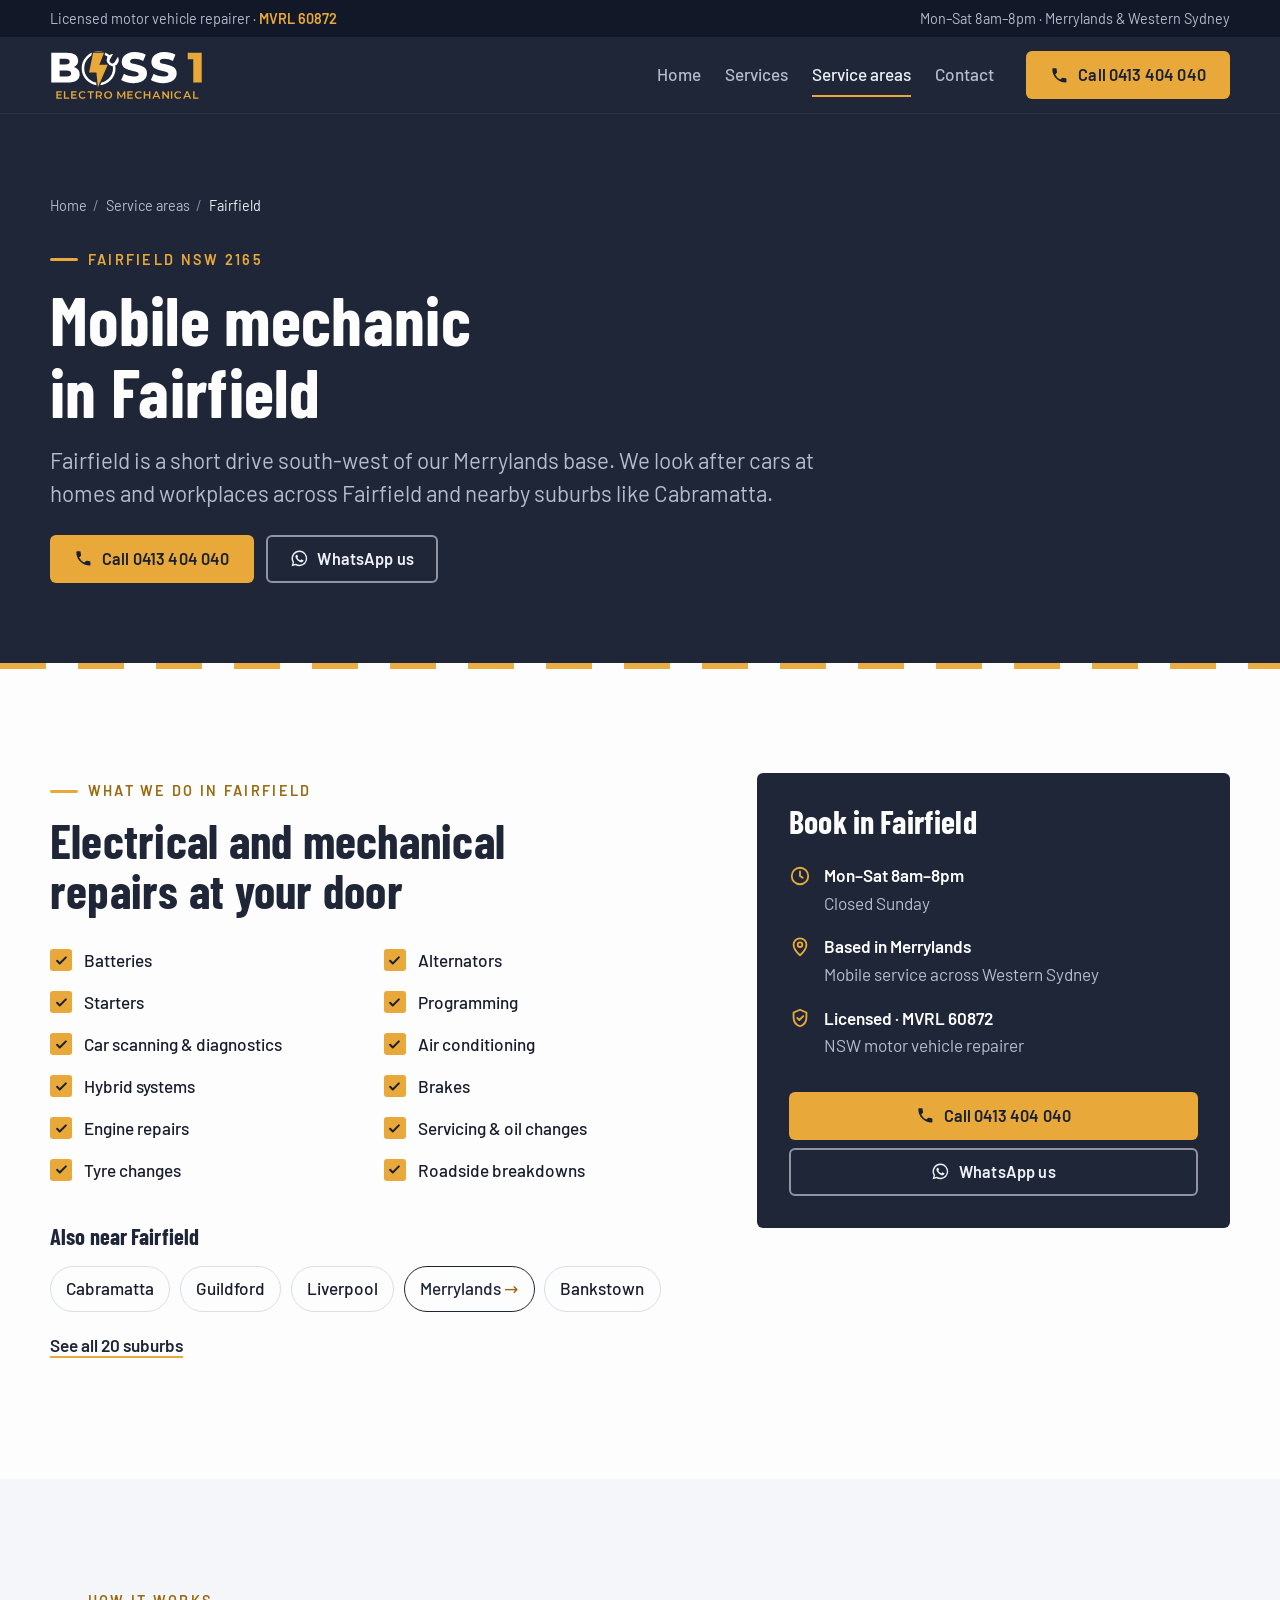
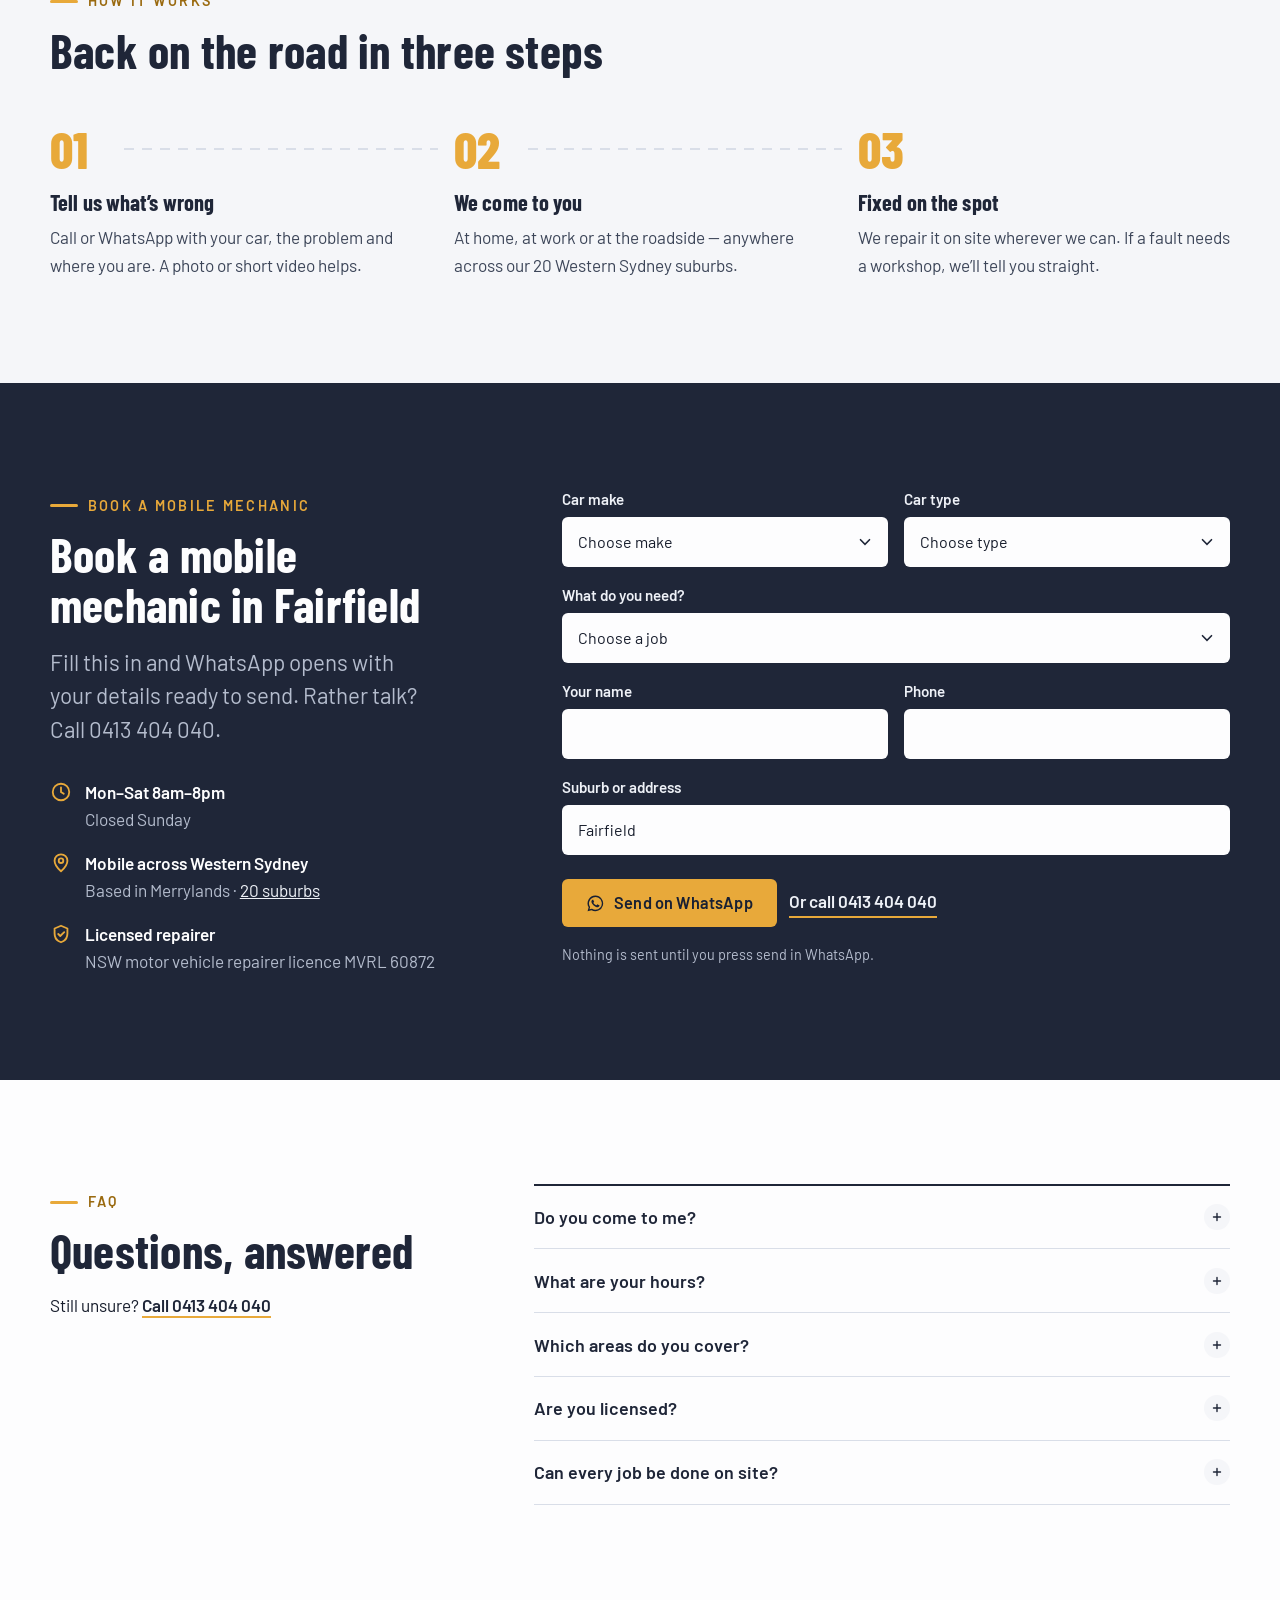
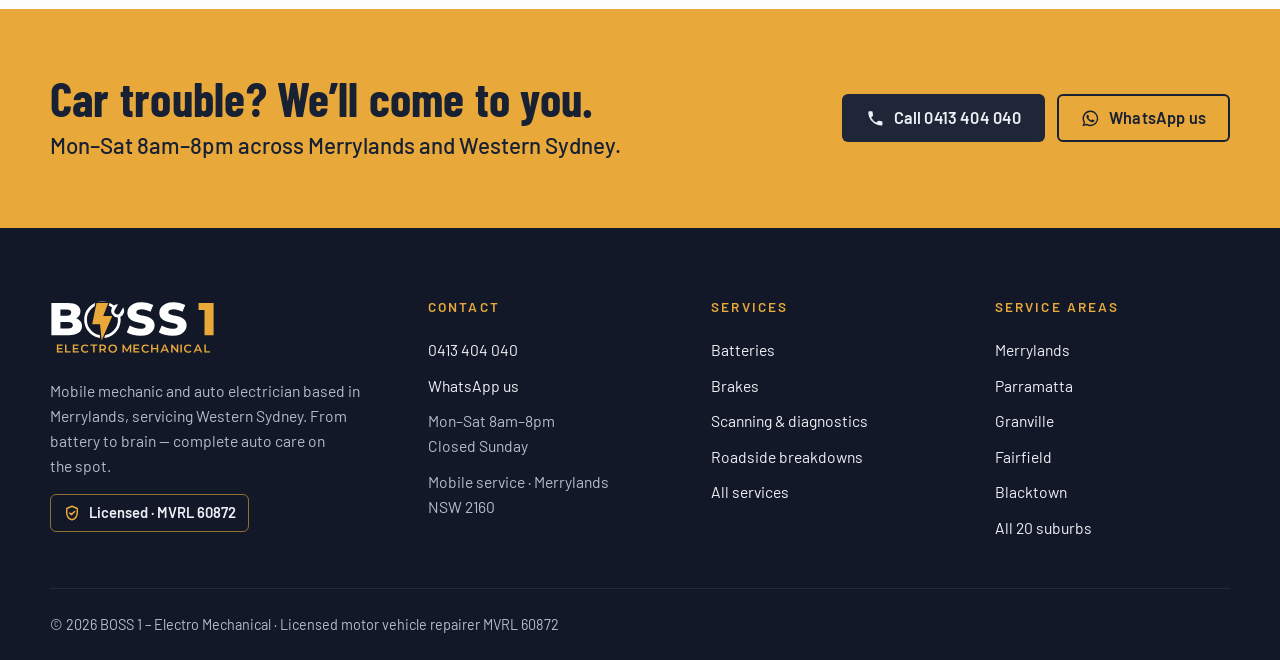
<file: fairfield-mobile-mechanic.html>
<!DOCTYPE html>
<html lang="en-AU">
<head>
<meta charset="utf-8">
<meta name="viewport" content="width=device-width, initial-scale=1">
<title>Mobile Mechanic Fairfield NSW | BOSS 1 Electro Mechanical</title>
<meta name="description" content="Mobile mechanic and auto electrician in Fairfield NSW 2165. Batteries, diagnostics, brakes and more — we come to you. Mon–Sat 8am–8pm. Licensed MVRL 60872. Call 0413 404 040.">
<link rel="canonical" href="https://boss1electromechanic-au.com/fairfield-mobile-mechanic">
<meta name="theme-color" content="#1f2638">
<meta property="og:site_name" content="BOSS 1 – Electro Mechanical">
<meta property="og:type" content="website">
<meta property="og:locale" content="en_AU">
<meta property="og:title" content="Mobile Mechanic Fairfield NSW | BOSS 1 Electro Mechanical">
<meta property="og:description" content="Mobile mechanic and auto electrician in Fairfield NSW 2165. Batteries, diagnostics, brakes and more — we come to you. Mon–Sat 8am–8pm. Licensed MVRL 60872. Call 0413 404 040.">
<meta property="og:url" content="https://boss1electromechanic-au.com/fairfield-mobile-mechanic">
<meta property="og:image" content="https://boss1electromechanic-au.com/assets/img/brand/og-image.png">
<meta name="twitter:card" content="summary_large_image">
<link rel="icon" href="/assets/img/brand/favicon.svg" type="image/svg+xml">
<link rel="icon" href="/assets/img/brand/favicon-32.png" sizes="32x32" type="image/png">
<link rel="apple-touch-icon" href="/assets/img/brand/apple-touch-icon.png">
<link rel="preconnect" href="https://fonts.googleapis.com">
<link rel="preconnect" href="https://fonts.gstatic.com" crossorigin>
<link href="https://fonts.googleapis.com/css2?family=Barlow+Condensed:wght@600;700;800&family=Barlow:wght@400;500;600;700&display=swap" rel="stylesheet">
<link rel="stylesheet" href="/assets/css/styles.css">
<script type="application/ld+json">{"@context":"https://schema.org","@graph":[{"@type":"AutoRepair","@id":"https://boss1electromechanic-au.com/#business","name":"BOSS 1 – Electro Mechanical","url":"https://boss1electromechanic-au.com/","telephone":"+61413404040","image":"https://boss1electromechanic-au.com/assets/img/brand/og-image.png","logo":"https://boss1electromechanic-au.com/assets/img/brand/boss1-logo-square.png","description":"Licensed mobile mechanic and auto electrician (MVRL 60872) based in Merrylands NSW, servicing 20 suburbs across Western Sydney.","address":{"@type":"PostalAddress","addressLocality":"Merrylands","addressRegion":"NSW","postalCode":"2160","addressCountry":"AU"},"areaServed":[{"@type":"Place","name":"Merrylands, NSW"},{"@type":"Place","name":"Parramatta, NSW"},{"@type":"Place","name":"Granville, NSW"},{"@type":"Place","name":"Guildford, NSW"},{"@type":"Place","name":"Fairfield, NSW"},{"@type":"Place","name":"Blacktown, NSW"},{"@type":"Place","name":"Auburn, NSW"},{"@type":"Place","name":"Wentworthville, NSW"},{"@type":"Place","name":"Westmead, NSW"},{"@type":"Place","name":"Greystanes, NSW"},{"@type":"Place","name":"Liverpool, NSW"},{"@type":"Place","name":"Bankstown, NSW"},{"@type":"Place","name":"Penrith, NSW"},{"@type":"Place","name":"Castle Hill, NSW"},{"@type":"Place","name":"Ryde, NSW"},{"@type":"Place","name":"Baulkham Hills, NSW"},{"@type":"Place","name":"Seven Hills, NSW"},{"@type":"Place","name":"Cabramatta, NSW"},{"@type":"Place","name":"Lidcombe, NSW"},{"@type":"Place","name":"Mount Druitt, NSW"}],"openingHoursSpecification":[{"@type":"OpeningHoursSpecification","dayOfWeek":["Monday","Tuesday","Wednesday","Thursday","Friday","Saturday"],"opens":"08:00","closes":"20:00"}]},{"@type":"WebSite","@id":"https://boss1electromechanic-au.com/#website","url":"https://boss1electromechanic-au.com/","name":"BOSS 1 – Electro Mechanical","publisher":{"@id":"https://boss1electromechanic-au.com/#business"}},{"@type":"BreadcrumbList","itemListElement":[{"@type":"ListItem","position":1,"name":"Home","item":"https://boss1electromechanic-au.com/"},{"@type":"ListItem","position":2,"name":"Service areas","item":"https://boss1electromechanic-au.com/service-areas"},{"@type":"ListItem","position":3,"name":"Fairfield","item":"https://boss1electromechanic-au.com/fairfield-mobile-mechanic"}]}]}</script>
</head>
<body>
<a class="skip-link" href="#main">Skip to content</a>
<div class="topbar"><div class="wrap topbar__inner"><span>Licensed motor vehicle repairer · <strong>MVRL 60872</strong></span><span>Mon–Sat 8am–8pm · Merrylands &amp; Western Sydney</span></div></div>
<header class="site-header">
  <div class="wrap site-header__inner">
    <a class="brand" href="/" aria-label="BOSS 1 – Electro Mechanical home"><img src="/assets/img/brand/boss1-logo-on-dark.svg" alt="BOSS 1 – Electro Mechanical" width="153" height="50"></a>
    <nav class="nav" id="site-nav" aria-label="Main"><a href="/">Home</a><a href="/services">Services</a><a href="/service-areas" aria-current="page">Service areas</a><a href="/contact">Contact</a></nav>
    <a class="btn btn--gold header-call" href="tel:+61413404040"><svg viewBox="0 0 24 24" fill="currentColor" aria-hidden="true"><path d="M6.6 10.8a15.1 15.1 0 0 0 6.6 6.6l2.2-2.2a1 1 0 0 1 1-.25 11.4 11.4 0 0 0 3.6.57 1 1 0 0 1 1 1V20a1 1 0 0 1-1 1A17 17 0 0 1 3 4a1 1 0 0 1 1-1h3.5a1 1 0 0 1 1 1c0 1.25.2 2.45.57 3.6a1 1 0 0 1-.25 1z"/></svg>Call 0413 404 040</a>
    <a class="header-phone" href="tel:+61413404040" aria-label="Call 0413 404 040"><svg viewBox="0 0 24 24" fill="currentColor" aria-hidden="true"><path d="M6.6 10.8a15.1 15.1 0 0 0 6.6 6.6l2.2-2.2a1 1 0 0 1 1-.25 11.4 11.4 0 0 0 3.6.57 1 1 0 0 1 1 1V20a1 1 0 0 1-1 1A17 17 0 0 1 3 4a1 1 0 0 1 1-1h3.5a1 1 0 0 1 1 1c0 1.25.2 2.45.57 3.6a1 1 0 0 1-.25 1z"/></svg></a>
    <button class="menu-toggle" type="button" aria-controls="site-nav" aria-expanded="false" aria-label="Menu"><svg viewBox="0 0 24 24" fill="none" stroke="currentColor" stroke-width="2" stroke-linecap="round" aria-hidden="true"><path d="M4 7h16M4 12h16M4 17h16"/></svg></button>
  </div>
</header>
<main id="main">
<section class="page-hero">
  <div class="wrap page-hero__inner">
    <div>
      <ol class="crumbs" aria-label="Breadcrumb"><li><a href="/">Home</a></li><li><a href="/service-areas">Service areas</a></li><li aria-current="page">Fairfield</li></ol>
      <span class="eyebrow">Fairfield NSW 2165</span>
      <h1>Mobile mechanic in Fairfield</h1>
      <p class="lead">Fairfield is a short drive south-west of our Merrylands base. We look after cars at homes and workplaces across Fairfield and nearby suburbs like Cabramatta.</p>
      <div class="page-hero__actions"><a class="btn btn--gold" href="tel:+61413404040"><svg viewBox="0 0 24 24" fill="currentColor" aria-hidden="true"><path d="M6.6 10.8a15.1 15.1 0 0 0 6.6 6.6l2.2-2.2a1 1 0 0 1 1-.25 11.4 11.4 0 0 0 3.6.57 1 1 0 0 1 1 1V20a1 1 0 0 1-1 1A17 17 0 0 1 3 4a1 1 0 0 1 1-1h3.5a1 1 0 0 1 1 1c0 1.25.2 2.45.57 3.6a1 1 0 0 1-.25 1z"/></svg>Call 0413 404 040</a><a class="btn btn--ghost" href="https://wa.me/61413404040?text=Hi%20BOSS%201%2C%20I%20need%20a%20mobile%20mechanic." target="_blank" rel="noopener"><svg viewBox="0 0 24 24" fill="currentColor" aria-hidden="true"><path d="M12 2a10 10 0 0 0-8.6 15.1L2 22l5-1.3A10 10 0 1 0 12 2zm0 18.2a8.2 8.2 0 0 1-4.2-1.2l-.3-.2-3 .8.8-2.9-.2-.3A8.2 8.2 0 1 1 12 20.2zm4.5-6.1c-.25-.12-1.47-.72-1.7-.8s-.39-.13-.56.12-.64.8-.79.97-.29.19-.54.06a6.7 6.7 0 0 1-2-1.22 7.4 7.4 0 0 1-1.37-1.7c-.14-.25 0-.38.11-.5l.37-.43a1.7 1.7 0 0 0 .25-.42.46.46 0 0 0 0-.43c-.06-.12-.56-1.35-.77-1.85s-.4-.42-.56-.43h-.48a.92.92 0 0 0-.67.31 2.8 2.8 0 0 0-.87 2.08 4.9 4.9 0 0 0 1 2.6 11.2 11.2 0 0 0 4.3 3.8c1.6.7 2.24.75 3.05.63a2.6 2.6 0 0 0 1.7-1.2 2.1 2.1 0 0 0 .15-1.2c-.06-.1-.22-.17-.47-.29z"/></svg>WhatsApp us</a></div>
    </div>
    
  </div>
</section>
<div class="road" aria-hidden="true"></div>

<section class="section" aria-labelledby="loc-fix">
  <div class="wrap split split--wide-left" style="align-items:start">
    <div>
      <span class="eyebrow">What we do in Fairfield</span>
      <h2 id="loc-fix">Electrical and mechanical repairs at your door</h2>
      <ul class="checks" style="margin:2rem 0 0"><li>Batteries</li><li>Alternators</li><li>Starters</li><li>Programming</li><li>Car scanning & diagnostics</li><li>Air conditioning</li><li>Hybrid systems</li><li>Brakes</li><li>Engine repairs</li><li>Servicing & oil changes</li><li>Tyre changes</li><li>Roadside breakdowns</li></ul>
      <h3 id="near-title" style="margin-top:2.5rem">Also near Fairfield</h3><ul class="chips"><li><span>Cabramatta</span></li><li><span>Guildford</span></li><li><span>Liverpool</span></li><li><a href="/merrylands-mobile-mechanic">Merrylands</a></li><li><span>Bankstown</span></li></ul>
      <p style="margin-top:1.25rem"><a class="text-link" href="/service-areas">See all 20 suburbs</a></p>
    </div>
    <aside class="side-panel" aria-label="Book in Fairfield">
      <h2>Book in Fairfield</h2>
      <ul class="info">
        <li><svg viewBox="0 0 24 24" fill="none" stroke="currentColor" stroke-width="2" stroke-linecap="round" aria-hidden="true"><circle cx="12" cy="12" r="9"/><path d="M12 7v5l3 2"/></svg><div><strong>Mon–Sat 8am–8pm</strong><span>Closed Sunday</span></div></li>
        <li><svg viewBox="0 0 24 24" fill="none" stroke="currentColor" stroke-width="2" stroke-linecap="round" stroke-linejoin="round" aria-hidden="true"><path d="M12 21s-7-6.1-7-11.5a7 7 0 0 1 14 0C19 14.9 12 21 12 21z"/><circle cx="12" cy="9.5" r="2.5"/></svg><div><strong>Based in Merrylands</strong><span>Mobile service across Western Sydney</span></div></li>
        <li><svg viewBox="0 0 24 24" fill="none" stroke="currentColor" stroke-width="2" stroke-linecap="round" stroke-linejoin="round" aria-hidden="true"><path d="M12 3l7 3v5.5c0 4.4-3 8.2-7 9.5-4-1.3-7-5.1-7-9.5V6z"/><path d="M9 12l2.2 2.2L15.5 10"/></svg><div><strong>Licensed · MVRL 60872</strong><span>NSW motor vehicle repairer</span></div></li>
      </ul>
      <a class="btn btn--gold" href="tel:+61413404040"><svg viewBox="0 0 24 24" fill="currentColor" aria-hidden="true"><path d="M6.6 10.8a15.1 15.1 0 0 0 6.6 6.6l2.2-2.2a1 1 0 0 1 1-.25 11.4 11.4 0 0 0 3.6.57 1 1 0 0 1 1 1V20a1 1 0 0 1-1 1A17 17 0 0 1 3 4a1 1 0 0 1 1-1h3.5a1 1 0 0 1 1 1c0 1.25.2 2.45.57 3.6a1 1 0 0 1-.25 1z"/></svg>Call 0413 404 040</a>
      <a class="btn btn--ghost" href="https://wa.me/61413404040?text=Hi%20BOSS%201%2C%20I%20need%20a%20mobile%20mechanic%20in%20Fairfield." target="_blank" rel="noopener"><svg viewBox="0 0 24 24" fill="currentColor" aria-hidden="true"><path d="M12 2a10 10 0 0 0-8.6 15.1L2 22l5-1.3A10 10 0 1 0 12 2zm0 18.2a8.2 8.2 0 0 1-4.2-1.2l-.3-.2-3 .8.8-2.9-.2-.3A8.2 8.2 0 1 1 12 20.2zm4.5-6.1c-.25-.12-1.47-.72-1.7-.8s-.39-.13-.56.12-.64.8-.79.97-.29.19-.54.06a6.7 6.7 0 0 1-2-1.22 7.4 7.4 0 0 1-1.37-1.7c-.14-.25 0-.38.11-.5l.37-.43a1.7 1.7 0 0 0 .25-.42.46.46 0 0 0 0-.43c-.06-.12-.56-1.35-.77-1.85s-.4-.42-.56-.43h-.48a.92.92 0 0 0-.67.31 2.8 2.8 0 0 0-.87 2.08 4.9 4.9 0 0 0 1 2.6 11.2 11.2 0 0 0 4.3 3.8c1.6.7 2.24.75 3.05.63a2.6 2.6 0 0 0 1.7-1.2 2.1 2.1 0 0 0 .15-1.2c-.06-.1-.22-.17-.47-.29z"/></svg>WhatsApp us</a>
    </aside>
  </div>
</section>
<section class="section section--paper" aria-labelledby="how-title">
  <div class="wrap">
    <div class="section-head"><span class="eyebrow">How it works</span><h2 id="how-title">Back on the road in three steps</h2></div>
    <ol class="steps">
      <li><h3>Tell us what’s wrong</h3><p>Call or WhatsApp with your car, the problem and where you are. A photo or short video helps.</p></li>
      <li><h3>We come to you</h3><p>At home, at work or at the roadside — anywhere across our 20 Western Sydney suburbs.</p></li>
      <li><h3>Fixed on the spot</h3><p>We repair it on site wherever we can. If a fault needs a workshop, we’ll tell you straight.</p></li>
    </ol>
  </div>
</section>
<section class="section section--navy" id="book" aria-labelledby="book-title">
  <div class="wrap booking-wrap">
    <div>
      <span class="eyebrow">Book a mobile mechanic</span>
      <h2 id="book-title">Book a mobile mechanic in Fairfield</h2>
      <p class="lead">Fill this in and WhatsApp opens with your details ready to send. Rather talk? Call 0413 404 040.</p>
      <ul class="info">
        <li><svg viewBox="0 0 24 24" fill="none" stroke="currentColor" stroke-width="2" stroke-linecap="round" aria-hidden="true"><circle cx="12" cy="12" r="9"/><path d="M12 7v5l3 2"/></svg><div><strong>Mon–Sat 8am–8pm</strong><span>Closed Sunday</span></div></li>
        <li><svg viewBox="0 0 24 24" fill="none" stroke="currentColor" stroke-width="2" stroke-linecap="round" stroke-linejoin="round" aria-hidden="true"><path d="M12 21s-7-6.1-7-11.5a7 7 0 0 1 14 0C19 14.9 12 21 12 21z"/><circle cx="12" cy="9.5" r="2.5"/></svg><div><strong>Mobile across Western Sydney</strong><span>Based in Merrylands · <a href="/service-areas">20 suburbs</a></span></div></li>
        <li><svg viewBox="0 0 24 24" fill="none" stroke="currentColor" stroke-width="2" stroke-linecap="round" stroke-linejoin="round" aria-hidden="true"><path d="M12 3l7 3v5.5c0 4.4-3 8.2-7 9.5-4-1.3-7-5.1-7-9.5V6z"/><path d="M9 12l2.2 2.2L15.5 10"/></svg><div><strong>Licensed repairer</strong><span>NSW motor vehicle repairer licence MVRL 60872</span></div></li>
      </ul>
    </div>
    <form class="form" data-whatsapp novalidate>
      <div class="form__row">
        <label class="field"><span>Car make</span><select name="brand" data-label="Car make"><option value="">Choose make</option><option>Toyota</option><option>Mazda</option><option>Hyundai</option><option>Kia</option><option>Ford</option><option>Mitsubishi</option><option>Nissan</option><option>Honda</option><option>Volkswagen</option><option>Holden</option><option>Subaru</option><option>Isuzu</option><option>BMW</option><option>Mercedes-Benz</option><option>Audi</option><option>Other</option></select></label>
        <label class="field"><span>Car type</span><select name="type" data-label="Car type"><option value="">Choose type</option><option>Sedan</option><option>Hatchback</option><option>SUV / 4WD</option><option>Ute</option><option>Van</option><option>Wagon</option><option>Coupe / Convertible</option></select></label>
      </div>
      <label class="field"><span>What do you need?</span><select name="service" data-label="Job"><option value="">Choose a job</option><option>Battery test or replacement</option><option>Alternator or starter</option><option>Programming / car scanning</option><option>Warning light / diagnostics</option><option>Air conditioning</option><option>Hybrid system</option><option>Brakes</option><option>Engine repair</option><option>Service / oil change</option><option>Tyre change</option><option>Roadside breakdown</option><option>Something else</option></select></label>
      <div class="form__row">
        <label class="field"><span>Your name</span><input name="name" autocomplete="name" data-label="Name"></label>
        <label class="field"><span>Phone</span><input name="phone" type="tel" autocomplete="tel" data-label="Phone"></label>
      </div>
      <label class="field"><span>Suburb or address</span><input name="address" autocomplete="street-address" data-label="Location" value="Fairfield"></label>
      <div class="form__actions">
        <button class="btn btn--gold" type="submit" value="whatsapp"><svg viewBox="0 0 24 24" fill="currentColor" aria-hidden="true"><path d="M12 2a10 10 0 0 0-8.6 15.1L2 22l5-1.3A10 10 0 1 0 12 2zm0 18.2a8.2 8.2 0 0 1-4.2-1.2l-.3-.2-3 .8.8-2.9-.2-.3A8.2 8.2 0 1 1 12 20.2zm4.5-6.1c-.25-.12-1.47-.72-1.7-.8s-.39-.13-.56.12-.64.8-.79.97-.29.19-.54.06a6.7 6.7 0 0 1-2-1.22 7.4 7.4 0 0 1-1.37-1.7c-.14-.25 0-.38.11-.5l.37-.43a1.7 1.7 0 0 0 .25-.42.46.46 0 0 0 0-.43c-.06-.12-.56-1.35-.77-1.85s-.4-.42-.56-.43h-.48a.92.92 0 0 0-.67.31 2.8 2.8 0 0 0-.87 2.08 4.9 4.9 0 0 0 1 2.6 11.2 11.2 0 0 0 4.3 3.8c1.6.7 2.24.75 3.05.63a2.6 2.6 0 0 0 1.7-1.2 2.1 2.1 0 0 0 .15-1.2c-.06-.1-.22-.17-.47-.29z"/></svg>Send on WhatsApp</button>
        <a class="text-link text-link--light" href="tel:+61413404040">Or call 0413 404 040</a>
      </div>
      <p class="form__note">Nothing is sent until you press send in WhatsApp.</p>
    </form>
  </div>
</section>
<section class="section" aria-labelledby="faq-title">
  <div class="wrap faq">
    <div><span class="eyebrow">FAQ</span><h2 id="faq-title">Questions, answered</h2><p>Still unsure? <a class="text-link" href="tel:+61413404040">Call 0413 404 040</a></p></div>
    <div class="faq__list"><details><summary>Do you come to me?</summary><p>Yes — we’re fully mobile. We come to your home, workplace or the roadside across 20 suburbs in Western Sydney.</p></details><details><summary>What are your hours?</summary><p>Monday to Saturday, 8am–8pm. We’re closed on Sundays.</p></details><details><summary>Which areas do you cover?</summary><p>We’re based in Merrylands and cover Merrylands, Parramatta, Granville, Guildford, Fairfield, Blacktown, Auburn, Wentworthville, Westmead, Greystanes, Liverpool, Bankstown, Penrith, Castle Hill, Ryde, Baulkham Hills, Seven Hills, Cabramatta, Lidcombe and Mount Druitt. If your suburb isn’t listed, ask — we’ll tell you straight if we can get to you.</p></details><details><summary>Are you licensed?</summary><p>Yes. BOSS 1 – Electro Mechanical holds NSW motor vehicle repairer licence MVRL 60872.</p></details><details><summary>Can every job be done on site?</summary><p>Not always. Some repairs need a hoist, specialist equipment or parts on order. If yours does, we’ll tell you upfront.</p></details></div>
  </div>
</section>
<section class="cta-band" aria-label="Book now">
  <div class="wrap cta-band__inner">
    <div><h2>Car trouble? We’ll come to you.</h2><p>Mon–Sat 8am–8pm across Merrylands and Western Sydney.</p></div>
    <div class="cta-band__actions">
      <a class="btn btn--navy" href="tel:+61413404040"><svg viewBox="0 0 24 24" fill="currentColor" aria-hidden="true"><path d="M6.6 10.8a15.1 15.1 0 0 0 6.6 6.6l2.2-2.2a1 1 0 0 1 1-.25 11.4 11.4 0 0 0 3.6.57 1 1 0 0 1 1 1V20a1 1 0 0 1-1 1A17 17 0 0 1 3 4a1 1 0 0 1 1-1h3.5a1 1 0 0 1 1 1c0 1.25.2 2.45.57 3.6a1 1 0 0 1-.25 1z"/></svg>Call 0413 404 040</a>
      <a class="btn btn--outline" href="https://wa.me/61413404040?text=Hi%20BOSS%201%2C%20I%20need%20a%20mobile%20mechanic." target="_blank" rel="noopener"><svg viewBox="0 0 24 24" fill="currentColor" aria-hidden="true"><path d="M12 2a10 10 0 0 0-8.6 15.1L2 22l5-1.3A10 10 0 1 0 12 2zm0 18.2a8.2 8.2 0 0 1-4.2-1.2l-.3-.2-3 .8.8-2.9-.2-.3A8.2 8.2 0 1 1 12 20.2zm4.5-6.1c-.25-.12-1.47-.72-1.7-.8s-.39-.13-.56.12-.64.8-.79.97-.29.19-.54.06a6.7 6.7 0 0 1-2-1.22 7.4 7.4 0 0 1-1.37-1.7c-.14-.25 0-.38.11-.5l.37-.43a1.7 1.7 0 0 0 .25-.42.46.46 0 0 0 0-.43c-.06-.12-.56-1.35-.77-1.85s-.4-.42-.56-.43h-.48a.92.92 0 0 0-.67.31 2.8 2.8 0 0 0-.87 2.08 4.9 4.9 0 0 0 1 2.6 11.2 11.2 0 0 0 4.3 3.8c1.6.7 2.24.75 3.05.63a2.6 2.6 0 0 0 1.7-1.2 2.1 2.1 0 0 0 .15-1.2c-.06-.1-.22-.17-.47-.29z"/></svg>WhatsApp us</a>
    </div>
  </div>
</section>
</main>
<footer class="site-footer">
  <div class="wrap site-footer__grid">
    <div>
      <img src="/assets/img/brand/boss1-logo-on-dark.svg" alt="BOSS 1 – Electro Mechanical" width="165" height="54" loading="lazy">
      <p>Mobile mechanic and auto electrician based in Merrylands, servicing Western Sydney. From battery to brain — complete auto care on the spot.</p>
      <span class="badge"><svg viewBox="0 0 24 24" fill="none" stroke="currentColor" stroke-width="2" stroke-linecap="round" stroke-linejoin="round" aria-hidden="true"><path d="M12 3l7 3v5.5c0 4.4-3 8.2-7 9.5-4-1.3-7-5.1-7-9.5V6z"/><path d="M9 12l2.2 2.2L15.5 10"/></svg>Licensed · MVRL 60872</span>
    </div>
    <div>
      <h2>Contact</h2>
      <ul>
        <li><a href="tel:+61413404040">0413 404 040</a></li>
        <li><a href="https://wa.me/61413404040?text=Hi%20BOSS%201%2C%20I%20need%20a%20mobile%20mechanic." target="_blank" rel="noopener">WhatsApp us</a></li>
        <li>Mon–Sat 8am–8pm<br>Closed Sunday</li>
        <li>Mobile service · Merrylands NSW 2160</li>
      </ul>
    </div>
    <div>
      <h2>Services</h2>
      <ul><li><a href="/car-battery-service-western-sydney">Batteries</a></li><li><a href="/brake-service-western-sydney">Brakes</a></li><li><a href="/engine-diagnostics-western-sydney">Scanning & diagnostics</a></li><li><a href="/roadside-assistance-western-sydney">Roadside breakdowns</a></li><li><a href="/services">All services</a></li></ul>
    </div>
    <div>
      <h2>Service areas</h2>
      <ul><li><a href="/merrylands-mobile-mechanic">Merrylands</a></li><li><a href="/parramatta-mobile-mechanic">Parramatta</a></li><li><a href="/granville-mobile-mechanic">Granville</a></li><li><a href="/fairfield-mobile-mechanic">Fairfield</a></li><li><a href="/blacktown-mobile-mechanic">Blacktown</a></li><li><a href="/service-areas">All 20 suburbs</a></li></ul>
    </div>
  </div>
  <div class="wrap site-footer__bottom">
    <span>© <span class="js-year">2026</span> BOSS 1 – Electro Mechanical · Licensed motor vehicle repairer MVRL 60872</span>
    
  </div>
</footer>
<div class="action-bar" role="region" aria-label="Quick contact">
  <a class="btn btn--gold" href="tel:+61413404040"><svg viewBox="0 0 24 24" fill="currentColor" aria-hidden="true"><path d="M6.6 10.8a15.1 15.1 0 0 0 6.6 6.6l2.2-2.2a1 1 0 0 1 1-.25 11.4 11.4 0 0 0 3.6.57 1 1 0 0 1 1 1V20a1 1 0 0 1-1 1A17 17 0 0 1 3 4a1 1 0 0 1 1-1h3.5a1 1 0 0 1 1 1c0 1.25.2 2.45.57 3.6a1 1 0 0 1-.25 1z"/></svg>Call now</a>
  <a class="btn btn--ghost" href="https://wa.me/61413404040?text=Hi%20BOSS%201%2C%20I%20need%20a%20mobile%20mechanic." target="_blank" rel="noopener"><svg viewBox="0 0 24 24" fill="currentColor" aria-hidden="true"><path d="M12 2a10 10 0 0 0-8.6 15.1L2 22l5-1.3A10 10 0 1 0 12 2zm0 18.2a8.2 8.2 0 0 1-4.2-1.2l-.3-.2-3 .8.8-2.9-.2-.3A8.2 8.2 0 1 1 12 20.2zm4.5-6.1c-.25-.12-1.47-.72-1.7-.8s-.39-.13-.56.12-.64.8-.79.97-.29.19-.54.06a6.7 6.7 0 0 1-2-1.22 7.4 7.4 0 0 1-1.37-1.7c-.14-.25 0-.38.11-.5l.37-.43a1.7 1.7 0 0 0 .25-.42.46.46 0 0 0 0-.43c-.06-.12-.56-1.35-.77-1.85s-.4-.42-.56-.43h-.48a.92.92 0 0 0-.67.31 2.8 2.8 0 0 0-.87 2.08 4.9 4.9 0 0 0 1 2.6 11.2 11.2 0 0 0 4.3 3.8c1.6.7 2.24.75 3.05.63a2.6 2.6 0 0 0 1.7-1.2 2.1 2.1 0 0 0 .15-1.2c-.06-.1-.22-.17-.47-.29z"/></svg>WhatsApp</a>
</div>
<script src="/assets/js/main.js" defer></script>
</body>
</html>
</file>
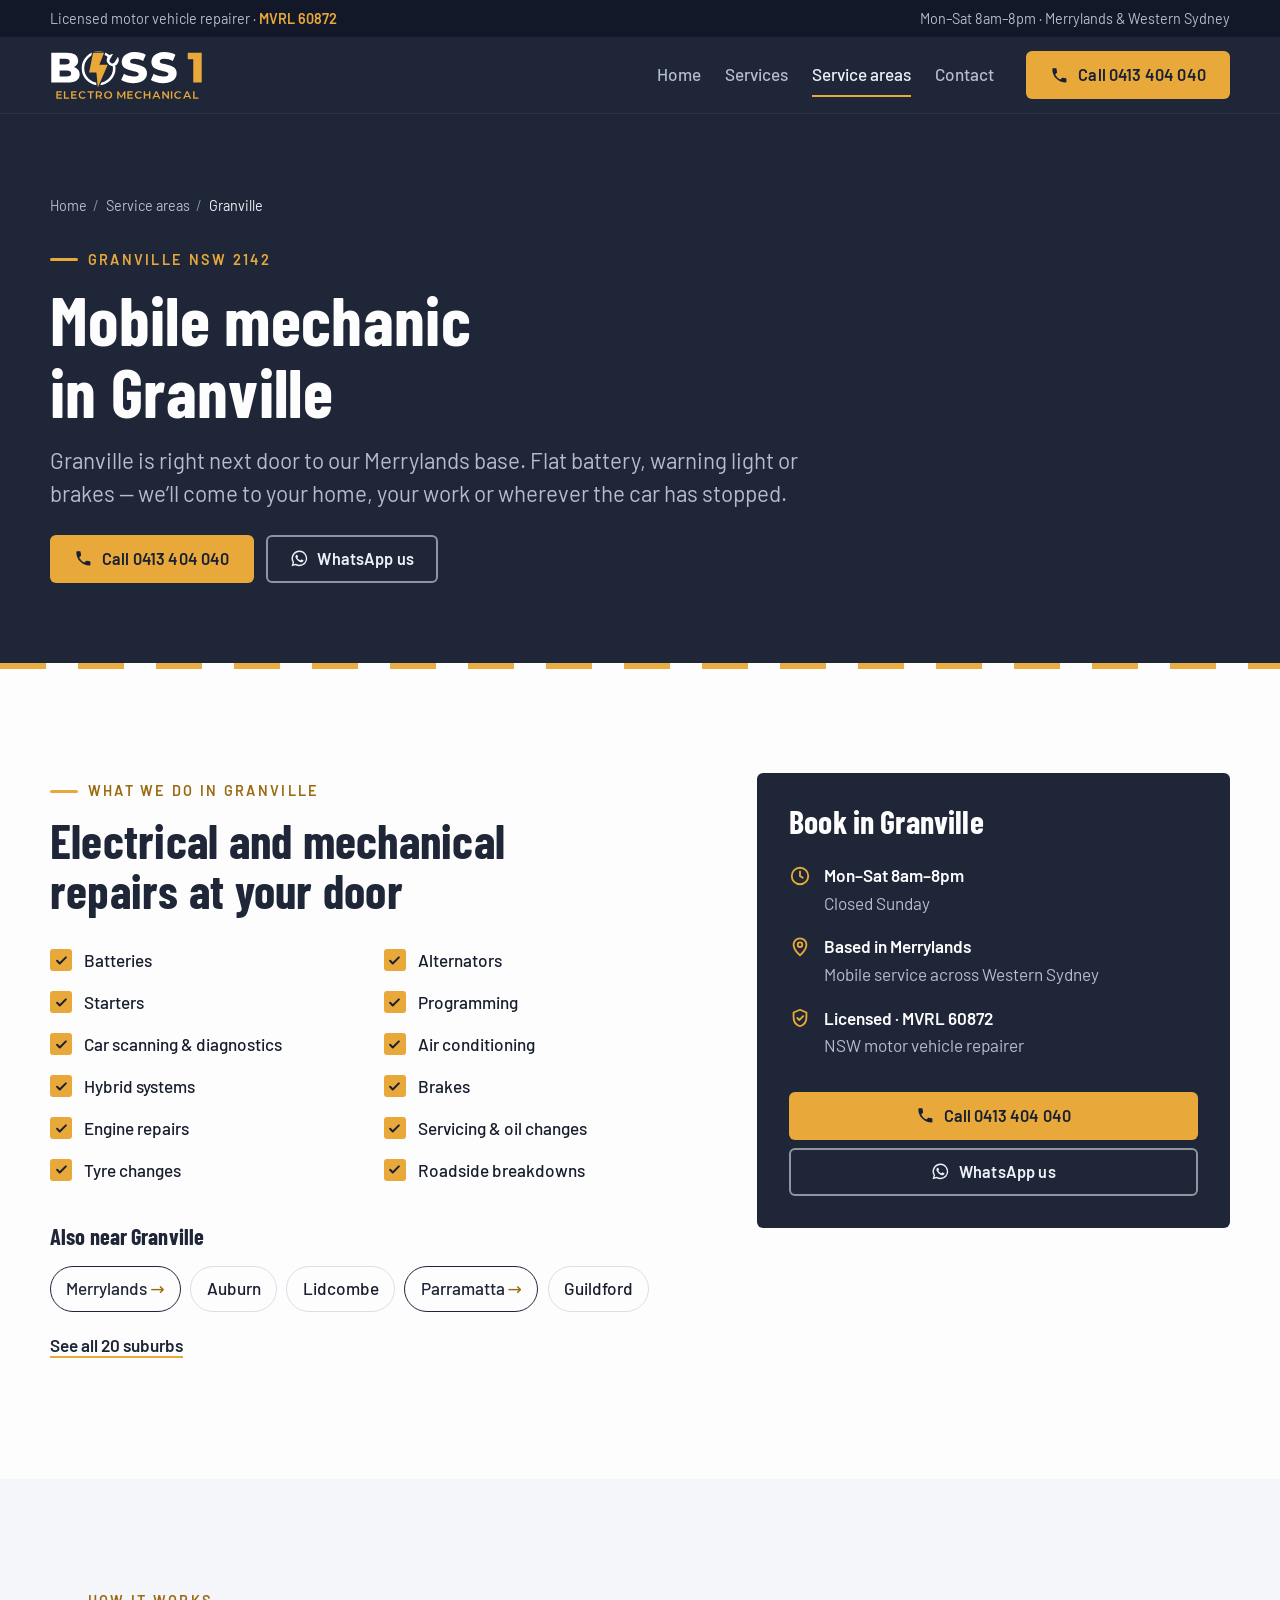
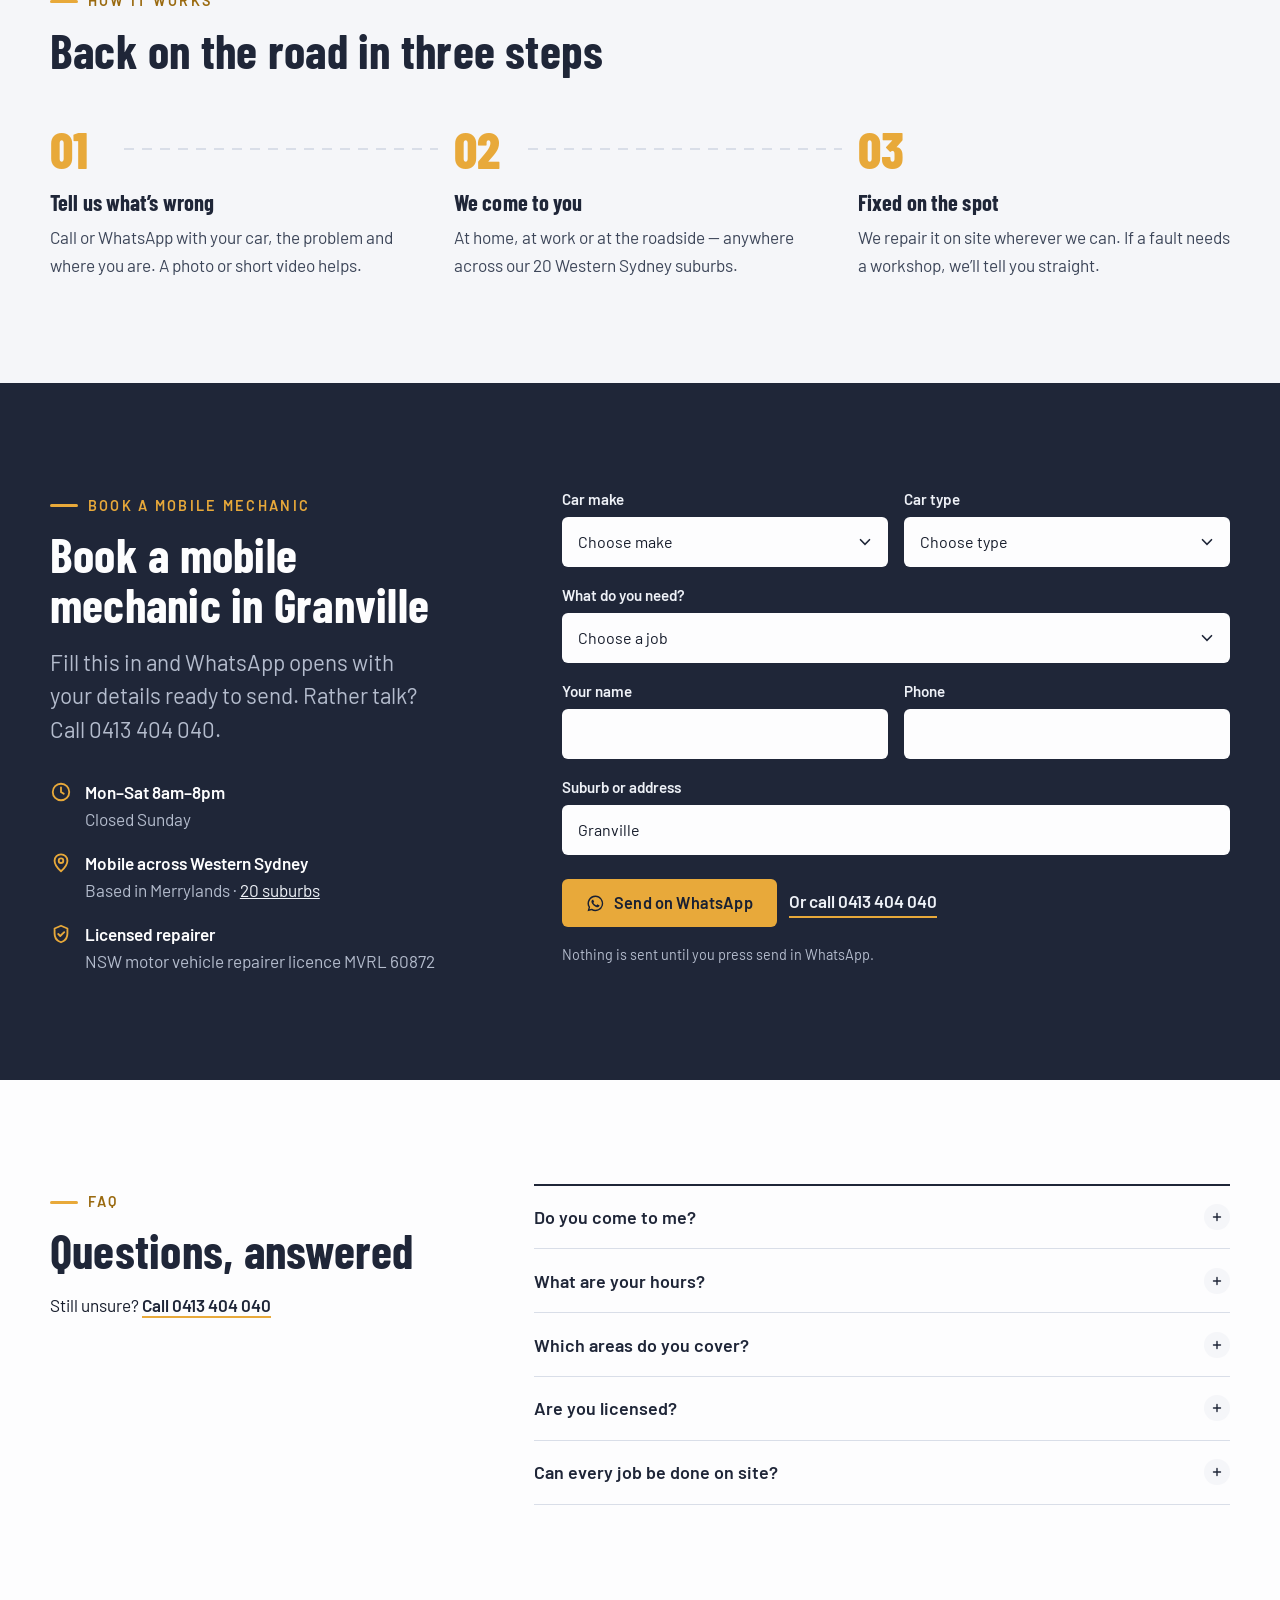
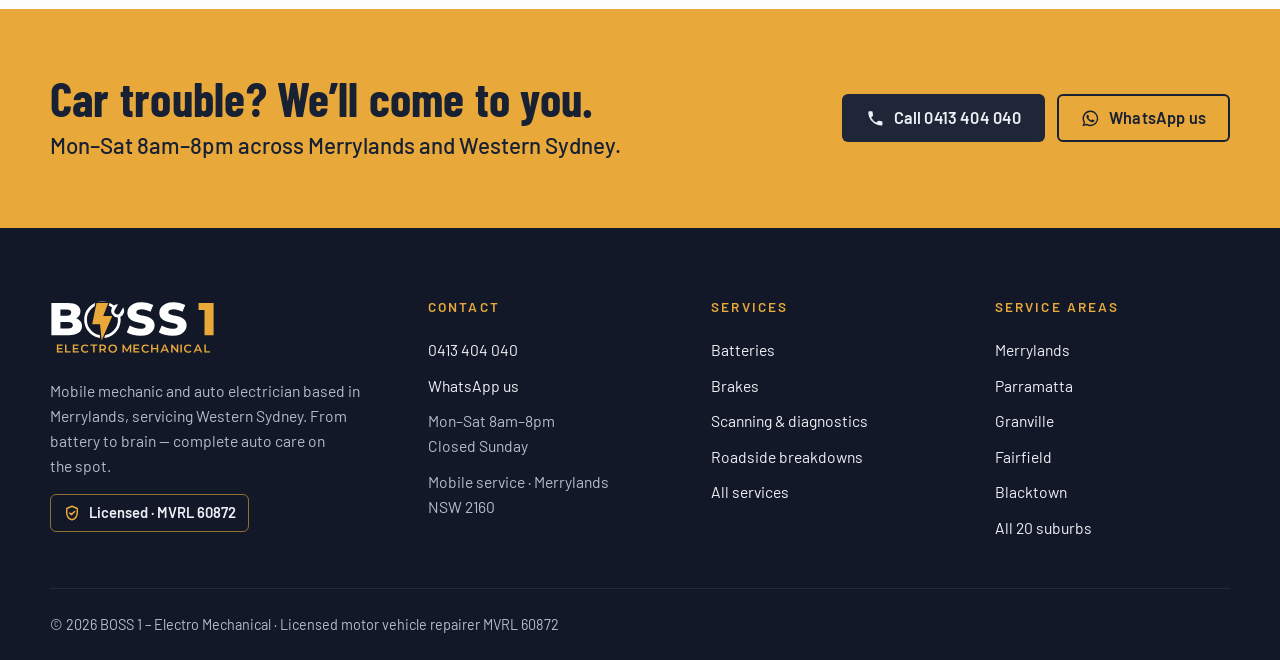
<file: granville-mobile-mechanic.html>
<!DOCTYPE html>
<html lang="en-AU">
<head>
<meta charset="utf-8">
<meta name="viewport" content="width=device-width, initial-scale=1">
<title>Mobile Mechanic Granville NSW | BOSS 1 Electro Mechanical</title>
<meta name="description" content="Mobile mechanic and auto electrician in Granville NSW 2142. Batteries, diagnostics, brakes and more — we come to you. Mon–Sat 8am–8pm. Licensed MVRL 60872. Call 0413 404 040.">
<link rel="canonical" href="https://boss1electromechanic-au.com/granville-mobile-mechanic">
<meta name="theme-color" content="#1f2638">
<meta property="og:site_name" content="BOSS 1 – Electro Mechanical">
<meta property="og:type" content="website">
<meta property="og:locale" content="en_AU">
<meta property="og:title" content="Mobile Mechanic Granville NSW | BOSS 1 Electro Mechanical">
<meta property="og:description" content="Mobile mechanic and auto electrician in Granville NSW 2142. Batteries, diagnostics, brakes and more — we come to you. Mon–Sat 8am–8pm. Licensed MVRL 60872. Call 0413 404 040.">
<meta property="og:url" content="https://boss1electromechanic-au.com/granville-mobile-mechanic">
<meta property="og:image" content="https://boss1electromechanic-au.com/assets/img/brand/og-image.png">
<meta name="twitter:card" content="summary_large_image">
<link rel="icon" href="/assets/img/brand/favicon.svg" type="image/svg+xml">
<link rel="icon" href="/assets/img/brand/favicon-32.png" sizes="32x32" type="image/png">
<link rel="apple-touch-icon" href="/assets/img/brand/apple-touch-icon.png">
<link rel="preconnect" href="https://fonts.googleapis.com">
<link rel="preconnect" href="https://fonts.gstatic.com" crossorigin>
<link href="https://fonts.googleapis.com/css2?family=Barlow+Condensed:wght@600;700;800&family=Barlow:wght@400;500;600;700&display=swap" rel="stylesheet">
<link rel="stylesheet" href="/assets/css/styles.css">
<script type="application/ld+json">{"@context":"https://schema.org","@graph":[{"@type":"AutoRepair","@id":"https://boss1electromechanic-au.com/#business","name":"BOSS 1 – Electro Mechanical","url":"https://boss1electromechanic-au.com/","telephone":"+61413404040","image":"https://boss1electromechanic-au.com/assets/img/brand/og-image.png","logo":"https://boss1electromechanic-au.com/assets/img/brand/boss1-logo-square.png","description":"Licensed mobile mechanic and auto electrician (MVRL 60872) based in Merrylands NSW, servicing 20 suburbs across Western Sydney.","address":{"@type":"PostalAddress","addressLocality":"Merrylands","addressRegion":"NSW","postalCode":"2160","addressCountry":"AU"},"areaServed":[{"@type":"Place","name":"Merrylands, NSW"},{"@type":"Place","name":"Parramatta, NSW"},{"@type":"Place","name":"Granville, NSW"},{"@type":"Place","name":"Guildford, NSW"},{"@type":"Place","name":"Fairfield, NSW"},{"@type":"Place","name":"Blacktown, NSW"},{"@type":"Place","name":"Auburn, NSW"},{"@type":"Place","name":"Wentworthville, NSW"},{"@type":"Place","name":"Westmead, NSW"},{"@type":"Place","name":"Greystanes, NSW"},{"@type":"Place","name":"Liverpool, NSW"},{"@type":"Place","name":"Bankstown, NSW"},{"@type":"Place","name":"Penrith, NSW"},{"@type":"Place","name":"Castle Hill, NSW"},{"@type":"Place","name":"Ryde, NSW"},{"@type":"Place","name":"Baulkham Hills, NSW"},{"@type":"Place","name":"Seven Hills, NSW"},{"@type":"Place","name":"Cabramatta, NSW"},{"@type":"Place","name":"Lidcombe, NSW"},{"@type":"Place","name":"Mount Druitt, NSW"}],"openingHoursSpecification":[{"@type":"OpeningHoursSpecification","dayOfWeek":["Monday","Tuesday","Wednesday","Thursday","Friday","Saturday"],"opens":"08:00","closes":"20:00"}]},{"@type":"WebSite","@id":"https://boss1electromechanic-au.com/#website","url":"https://boss1electromechanic-au.com/","name":"BOSS 1 – Electro Mechanical","publisher":{"@id":"https://boss1electromechanic-au.com/#business"}},{"@type":"BreadcrumbList","itemListElement":[{"@type":"ListItem","position":1,"name":"Home","item":"https://boss1electromechanic-au.com/"},{"@type":"ListItem","position":2,"name":"Service areas","item":"https://boss1electromechanic-au.com/service-areas"},{"@type":"ListItem","position":3,"name":"Granville","item":"https://boss1electromechanic-au.com/granville-mobile-mechanic"}]}]}</script>
</head>
<body>
<a class="skip-link" href="#main">Skip to content</a>
<div class="topbar"><div class="wrap topbar__inner"><span>Licensed motor vehicle repairer · <strong>MVRL 60872</strong></span><span>Mon–Sat 8am–8pm · Merrylands &amp; Western Sydney</span></div></div>
<header class="site-header">
  <div class="wrap site-header__inner">
    <a class="brand" href="/" aria-label="BOSS 1 – Electro Mechanical home"><img src="/assets/img/brand/boss1-logo-on-dark.svg" alt="BOSS 1 – Electro Mechanical" width="153" height="50"></a>
    <nav class="nav" id="site-nav" aria-label="Main"><a href="/">Home</a><a href="/services">Services</a><a href="/service-areas" aria-current="page">Service areas</a><a href="/contact">Contact</a></nav>
    <a class="btn btn--gold header-call" href="tel:+61413404040"><svg viewBox="0 0 24 24" fill="currentColor" aria-hidden="true"><path d="M6.6 10.8a15.1 15.1 0 0 0 6.6 6.6l2.2-2.2a1 1 0 0 1 1-.25 11.4 11.4 0 0 0 3.6.57 1 1 0 0 1 1 1V20a1 1 0 0 1-1 1A17 17 0 0 1 3 4a1 1 0 0 1 1-1h3.5a1 1 0 0 1 1 1c0 1.25.2 2.45.57 3.6a1 1 0 0 1-.25 1z"/></svg>Call 0413 404 040</a>
    <a class="header-phone" href="tel:+61413404040" aria-label="Call 0413 404 040"><svg viewBox="0 0 24 24" fill="currentColor" aria-hidden="true"><path d="M6.6 10.8a15.1 15.1 0 0 0 6.6 6.6l2.2-2.2a1 1 0 0 1 1-.25 11.4 11.4 0 0 0 3.6.57 1 1 0 0 1 1 1V20a1 1 0 0 1-1 1A17 17 0 0 1 3 4a1 1 0 0 1 1-1h3.5a1 1 0 0 1 1 1c0 1.25.2 2.45.57 3.6a1 1 0 0 1-.25 1z"/></svg></a>
    <button class="menu-toggle" type="button" aria-controls="site-nav" aria-expanded="false" aria-label="Menu"><svg viewBox="0 0 24 24" fill="none" stroke="currentColor" stroke-width="2" stroke-linecap="round" aria-hidden="true"><path d="M4 7h16M4 12h16M4 17h16"/></svg></button>
  </div>
</header>
<main id="main">
<section class="page-hero">
  <div class="wrap page-hero__inner">
    <div>
      <ol class="crumbs" aria-label="Breadcrumb"><li><a href="/">Home</a></li><li><a href="/service-areas">Service areas</a></li><li aria-current="page">Granville</li></ol>
      <span class="eyebrow">Granville NSW 2142</span>
      <h1>Mobile mechanic in Granville</h1>
      <p class="lead">Granville is right next door to our Merrylands base. Flat battery, warning light or brakes — we’ll come to your home, your work or wherever the car has stopped.</p>
      <div class="page-hero__actions"><a class="btn btn--gold" href="tel:+61413404040"><svg viewBox="0 0 24 24" fill="currentColor" aria-hidden="true"><path d="M6.6 10.8a15.1 15.1 0 0 0 6.6 6.6l2.2-2.2a1 1 0 0 1 1-.25 11.4 11.4 0 0 0 3.6.57 1 1 0 0 1 1 1V20a1 1 0 0 1-1 1A17 17 0 0 1 3 4a1 1 0 0 1 1-1h3.5a1 1 0 0 1 1 1c0 1.25.2 2.45.57 3.6a1 1 0 0 1-.25 1z"/></svg>Call 0413 404 040</a><a class="btn btn--ghost" href="https://wa.me/61413404040?text=Hi%20BOSS%201%2C%20I%20need%20a%20mobile%20mechanic." target="_blank" rel="noopener"><svg viewBox="0 0 24 24" fill="currentColor" aria-hidden="true"><path d="M12 2a10 10 0 0 0-8.6 15.1L2 22l5-1.3A10 10 0 1 0 12 2zm0 18.2a8.2 8.2 0 0 1-4.2-1.2l-.3-.2-3 .8.8-2.9-.2-.3A8.2 8.2 0 1 1 12 20.2zm4.5-6.1c-.25-.12-1.47-.72-1.7-.8s-.39-.13-.56.12-.64.8-.79.97-.29.19-.54.06a6.7 6.7 0 0 1-2-1.22 7.4 7.4 0 0 1-1.37-1.7c-.14-.25 0-.38.11-.5l.37-.43a1.7 1.7 0 0 0 .25-.42.46.46 0 0 0 0-.43c-.06-.12-.56-1.35-.77-1.85s-.4-.42-.56-.43h-.48a.92.92 0 0 0-.67.31 2.8 2.8 0 0 0-.87 2.08 4.9 4.9 0 0 0 1 2.6 11.2 11.2 0 0 0 4.3 3.8c1.6.7 2.24.75 3.05.63a2.6 2.6 0 0 0 1.7-1.2 2.1 2.1 0 0 0 .15-1.2c-.06-.1-.22-.17-.47-.29z"/></svg>WhatsApp us</a></div>
    </div>
    
  </div>
</section>
<div class="road" aria-hidden="true"></div>

<section class="section" aria-labelledby="loc-fix">
  <div class="wrap split split--wide-left" style="align-items:start">
    <div>
      <span class="eyebrow">What we do in Granville</span>
      <h2 id="loc-fix">Electrical and mechanical repairs at your door</h2>
      <ul class="checks" style="margin:2rem 0 0"><li>Batteries</li><li>Alternators</li><li>Starters</li><li>Programming</li><li>Car scanning & diagnostics</li><li>Air conditioning</li><li>Hybrid systems</li><li>Brakes</li><li>Engine repairs</li><li>Servicing & oil changes</li><li>Tyre changes</li><li>Roadside breakdowns</li></ul>
      <h3 id="near-title" style="margin-top:2.5rem">Also near Granville</h3><ul class="chips"><li><a href="/merrylands-mobile-mechanic">Merrylands</a></li><li><span>Auburn</span></li><li><span>Lidcombe</span></li><li><a href="/parramatta-mobile-mechanic">Parramatta</a></li><li><span>Guildford</span></li></ul>
      <p style="margin-top:1.25rem"><a class="text-link" href="/service-areas">See all 20 suburbs</a></p>
    </div>
    <aside class="side-panel" aria-label="Book in Granville">
      <h2>Book in Granville</h2>
      <ul class="info">
        <li><svg viewBox="0 0 24 24" fill="none" stroke="currentColor" stroke-width="2" stroke-linecap="round" aria-hidden="true"><circle cx="12" cy="12" r="9"/><path d="M12 7v5l3 2"/></svg><div><strong>Mon–Sat 8am–8pm</strong><span>Closed Sunday</span></div></li>
        <li><svg viewBox="0 0 24 24" fill="none" stroke="currentColor" stroke-width="2" stroke-linecap="round" stroke-linejoin="round" aria-hidden="true"><path d="M12 21s-7-6.1-7-11.5a7 7 0 0 1 14 0C19 14.9 12 21 12 21z"/><circle cx="12" cy="9.5" r="2.5"/></svg><div><strong>Based in Merrylands</strong><span>Mobile service across Western Sydney</span></div></li>
        <li><svg viewBox="0 0 24 24" fill="none" stroke="currentColor" stroke-width="2" stroke-linecap="round" stroke-linejoin="round" aria-hidden="true"><path d="M12 3l7 3v5.5c0 4.4-3 8.2-7 9.5-4-1.3-7-5.1-7-9.5V6z"/><path d="M9 12l2.2 2.2L15.5 10"/></svg><div><strong>Licensed · MVRL 60872</strong><span>NSW motor vehicle repairer</span></div></li>
      </ul>
      <a class="btn btn--gold" href="tel:+61413404040"><svg viewBox="0 0 24 24" fill="currentColor" aria-hidden="true"><path d="M6.6 10.8a15.1 15.1 0 0 0 6.6 6.6l2.2-2.2a1 1 0 0 1 1-.25 11.4 11.4 0 0 0 3.6.57 1 1 0 0 1 1 1V20a1 1 0 0 1-1 1A17 17 0 0 1 3 4a1 1 0 0 1 1-1h3.5a1 1 0 0 1 1 1c0 1.25.2 2.45.57 3.6a1 1 0 0 1-.25 1z"/></svg>Call 0413 404 040</a>
      <a class="btn btn--ghost" href="https://wa.me/61413404040?text=Hi%20BOSS%201%2C%20I%20need%20a%20mobile%20mechanic%20in%20Granville." target="_blank" rel="noopener"><svg viewBox="0 0 24 24" fill="currentColor" aria-hidden="true"><path d="M12 2a10 10 0 0 0-8.6 15.1L2 22l5-1.3A10 10 0 1 0 12 2zm0 18.2a8.2 8.2 0 0 1-4.2-1.2l-.3-.2-3 .8.8-2.9-.2-.3A8.2 8.2 0 1 1 12 20.2zm4.5-6.1c-.25-.12-1.47-.72-1.7-.8s-.39-.13-.56.12-.64.8-.79.97-.29.19-.54.06a6.7 6.7 0 0 1-2-1.22 7.4 7.4 0 0 1-1.37-1.7c-.14-.25 0-.38.11-.5l.37-.43a1.7 1.7 0 0 0 .25-.42.46.46 0 0 0 0-.43c-.06-.12-.56-1.35-.77-1.85s-.4-.42-.56-.43h-.48a.92.92 0 0 0-.67.31 2.8 2.8 0 0 0-.87 2.08 4.9 4.9 0 0 0 1 2.6 11.2 11.2 0 0 0 4.3 3.8c1.6.7 2.24.75 3.05.63a2.6 2.6 0 0 0 1.7-1.2 2.1 2.1 0 0 0 .15-1.2c-.06-.1-.22-.17-.47-.29z"/></svg>WhatsApp us</a>
    </aside>
  </div>
</section>
<section class="section section--paper" aria-labelledby="how-title">
  <div class="wrap">
    <div class="section-head"><span class="eyebrow">How it works</span><h2 id="how-title">Back on the road in three steps</h2></div>
    <ol class="steps">
      <li><h3>Tell us what’s wrong</h3><p>Call or WhatsApp with your car, the problem and where you are. A photo or short video helps.</p></li>
      <li><h3>We come to you</h3><p>At home, at work or at the roadside — anywhere across our 20 Western Sydney suburbs.</p></li>
      <li><h3>Fixed on the spot</h3><p>We repair it on site wherever we can. If a fault needs a workshop, we’ll tell you straight.</p></li>
    </ol>
  </div>
</section>
<section class="section section--navy" id="book" aria-labelledby="book-title">
  <div class="wrap booking-wrap">
    <div>
      <span class="eyebrow">Book a mobile mechanic</span>
      <h2 id="book-title">Book a mobile mechanic in Granville</h2>
      <p class="lead">Fill this in and WhatsApp opens with your details ready to send. Rather talk? Call 0413 404 040.</p>
      <ul class="info">
        <li><svg viewBox="0 0 24 24" fill="none" stroke="currentColor" stroke-width="2" stroke-linecap="round" aria-hidden="true"><circle cx="12" cy="12" r="9"/><path d="M12 7v5l3 2"/></svg><div><strong>Mon–Sat 8am–8pm</strong><span>Closed Sunday</span></div></li>
        <li><svg viewBox="0 0 24 24" fill="none" stroke="currentColor" stroke-width="2" stroke-linecap="round" stroke-linejoin="round" aria-hidden="true"><path d="M12 21s-7-6.1-7-11.5a7 7 0 0 1 14 0C19 14.9 12 21 12 21z"/><circle cx="12" cy="9.5" r="2.5"/></svg><div><strong>Mobile across Western Sydney</strong><span>Based in Merrylands · <a href="/service-areas">20 suburbs</a></span></div></li>
        <li><svg viewBox="0 0 24 24" fill="none" stroke="currentColor" stroke-width="2" stroke-linecap="round" stroke-linejoin="round" aria-hidden="true"><path d="M12 3l7 3v5.5c0 4.4-3 8.2-7 9.5-4-1.3-7-5.1-7-9.5V6z"/><path d="M9 12l2.2 2.2L15.5 10"/></svg><div><strong>Licensed repairer</strong><span>NSW motor vehicle repairer licence MVRL 60872</span></div></li>
      </ul>
    </div>
    <form class="form" data-whatsapp novalidate>
      <div class="form__row">
        <label class="field"><span>Car make</span><select name="brand" data-label="Car make"><option value="">Choose make</option><option>Toyota</option><option>Mazda</option><option>Hyundai</option><option>Kia</option><option>Ford</option><option>Mitsubishi</option><option>Nissan</option><option>Honda</option><option>Volkswagen</option><option>Holden</option><option>Subaru</option><option>Isuzu</option><option>BMW</option><option>Mercedes-Benz</option><option>Audi</option><option>Other</option></select></label>
        <label class="field"><span>Car type</span><select name="type" data-label="Car type"><option value="">Choose type</option><option>Sedan</option><option>Hatchback</option><option>SUV / 4WD</option><option>Ute</option><option>Van</option><option>Wagon</option><option>Coupe / Convertible</option></select></label>
      </div>
      <label class="field"><span>What do you need?</span><select name="service" data-label="Job"><option value="">Choose a job</option><option>Battery test or replacement</option><option>Alternator or starter</option><option>Programming / car scanning</option><option>Warning light / diagnostics</option><option>Air conditioning</option><option>Hybrid system</option><option>Brakes</option><option>Engine repair</option><option>Service / oil change</option><option>Tyre change</option><option>Roadside breakdown</option><option>Something else</option></select></label>
      <div class="form__row">
        <label class="field"><span>Your name</span><input name="name" autocomplete="name" data-label="Name"></label>
        <label class="field"><span>Phone</span><input name="phone" type="tel" autocomplete="tel" data-label="Phone"></label>
      </div>
      <label class="field"><span>Suburb or address</span><input name="address" autocomplete="street-address" data-label="Location" value="Granville"></label>
      <div class="form__actions">
        <button class="btn btn--gold" type="submit" value="whatsapp"><svg viewBox="0 0 24 24" fill="currentColor" aria-hidden="true"><path d="M12 2a10 10 0 0 0-8.6 15.1L2 22l5-1.3A10 10 0 1 0 12 2zm0 18.2a8.2 8.2 0 0 1-4.2-1.2l-.3-.2-3 .8.8-2.9-.2-.3A8.2 8.2 0 1 1 12 20.2zm4.5-6.1c-.25-.12-1.47-.72-1.7-.8s-.39-.13-.56.12-.64.8-.79.97-.29.19-.54.06a6.7 6.7 0 0 1-2-1.22 7.4 7.4 0 0 1-1.37-1.7c-.14-.25 0-.38.11-.5l.37-.43a1.7 1.7 0 0 0 .25-.42.46.46 0 0 0 0-.43c-.06-.12-.56-1.35-.77-1.85s-.4-.42-.56-.43h-.48a.92.92 0 0 0-.67.31 2.8 2.8 0 0 0-.87 2.08 4.9 4.9 0 0 0 1 2.6 11.2 11.2 0 0 0 4.3 3.8c1.6.7 2.24.75 3.05.63a2.6 2.6 0 0 0 1.7-1.2 2.1 2.1 0 0 0 .15-1.2c-.06-.1-.22-.17-.47-.29z"/></svg>Send on WhatsApp</button>
        <a class="text-link text-link--light" href="tel:+61413404040">Or call 0413 404 040</a>
      </div>
      <p class="form__note">Nothing is sent until you press send in WhatsApp.</p>
    </form>
  </div>
</section>
<section class="section" aria-labelledby="faq-title">
  <div class="wrap faq">
    <div><span class="eyebrow">FAQ</span><h2 id="faq-title">Questions, answered</h2><p>Still unsure? <a class="text-link" href="tel:+61413404040">Call 0413 404 040</a></p></div>
    <div class="faq__list"><details><summary>Do you come to me?</summary><p>Yes — we’re fully mobile. We come to your home, workplace or the roadside across 20 suburbs in Western Sydney.</p></details><details><summary>What are your hours?</summary><p>Monday to Saturday, 8am–8pm. We’re closed on Sundays.</p></details><details><summary>Which areas do you cover?</summary><p>We’re based in Merrylands and cover Merrylands, Parramatta, Granville, Guildford, Fairfield, Blacktown, Auburn, Wentworthville, Westmead, Greystanes, Liverpool, Bankstown, Penrith, Castle Hill, Ryde, Baulkham Hills, Seven Hills, Cabramatta, Lidcombe and Mount Druitt. If your suburb isn’t listed, ask — we’ll tell you straight if we can get to you.</p></details><details><summary>Are you licensed?</summary><p>Yes. BOSS 1 – Electro Mechanical holds NSW motor vehicle repairer licence MVRL 60872.</p></details><details><summary>Can every job be done on site?</summary><p>Not always. Some repairs need a hoist, specialist equipment or parts on order. If yours does, we’ll tell you upfront.</p></details></div>
  </div>
</section>
<section class="cta-band" aria-label="Book now">
  <div class="wrap cta-band__inner">
    <div><h2>Car trouble? We’ll come to you.</h2><p>Mon–Sat 8am–8pm across Merrylands and Western Sydney.</p></div>
    <div class="cta-band__actions">
      <a class="btn btn--navy" href="tel:+61413404040"><svg viewBox="0 0 24 24" fill="currentColor" aria-hidden="true"><path d="M6.6 10.8a15.1 15.1 0 0 0 6.6 6.6l2.2-2.2a1 1 0 0 1 1-.25 11.4 11.4 0 0 0 3.6.57 1 1 0 0 1 1 1V20a1 1 0 0 1-1 1A17 17 0 0 1 3 4a1 1 0 0 1 1-1h3.5a1 1 0 0 1 1 1c0 1.25.2 2.45.57 3.6a1 1 0 0 1-.25 1z"/></svg>Call 0413 404 040</a>
      <a class="btn btn--outline" href="https://wa.me/61413404040?text=Hi%20BOSS%201%2C%20I%20need%20a%20mobile%20mechanic." target="_blank" rel="noopener"><svg viewBox="0 0 24 24" fill="currentColor" aria-hidden="true"><path d="M12 2a10 10 0 0 0-8.6 15.1L2 22l5-1.3A10 10 0 1 0 12 2zm0 18.2a8.2 8.2 0 0 1-4.2-1.2l-.3-.2-3 .8.8-2.9-.2-.3A8.2 8.2 0 1 1 12 20.2zm4.5-6.1c-.25-.12-1.47-.72-1.7-.8s-.39-.13-.56.12-.64.8-.79.97-.29.19-.54.06a6.7 6.7 0 0 1-2-1.22 7.4 7.4 0 0 1-1.37-1.7c-.14-.25 0-.38.11-.5l.37-.43a1.7 1.7 0 0 0 .25-.42.46.46 0 0 0 0-.43c-.06-.12-.56-1.35-.77-1.85s-.4-.42-.56-.43h-.48a.92.92 0 0 0-.67.31 2.8 2.8 0 0 0-.87 2.08 4.9 4.9 0 0 0 1 2.6 11.2 11.2 0 0 0 4.3 3.8c1.6.7 2.24.75 3.05.63a2.6 2.6 0 0 0 1.7-1.2 2.1 2.1 0 0 0 .15-1.2c-.06-.1-.22-.17-.47-.29z"/></svg>WhatsApp us</a>
    </div>
  </div>
</section>
</main>
<footer class="site-footer">
  <div class="wrap site-footer__grid">
    <div>
      <img src="/assets/img/brand/boss1-logo-on-dark.svg" alt="BOSS 1 – Electro Mechanical" width="165" height="54" loading="lazy">
      <p>Mobile mechanic and auto electrician based in Merrylands, servicing Western Sydney. From battery to brain — complete auto care on the spot.</p>
      <span class="badge"><svg viewBox="0 0 24 24" fill="none" stroke="currentColor" stroke-width="2" stroke-linecap="round" stroke-linejoin="round" aria-hidden="true"><path d="M12 3l7 3v5.5c0 4.4-3 8.2-7 9.5-4-1.3-7-5.1-7-9.5V6z"/><path d="M9 12l2.2 2.2L15.5 10"/></svg>Licensed · MVRL 60872</span>
    </div>
    <div>
      <h2>Contact</h2>
      <ul>
        <li><a href="tel:+61413404040">0413 404 040</a></li>
        <li><a href="https://wa.me/61413404040?text=Hi%20BOSS%201%2C%20I%20need%20a%20mobile%20mechanic." target="_blank" rel="noopener">WhatsApp us</a></li>
        <li>Mon–Sat 8am–8pm<br>Closed Sunday</li>
        <li>Mobile service · Merrylands NSW 2160</li>
      </ul>
    </div>
    <div>
      <h2>Services</h2>
      <ul><li><a href="/car-battery-service-western-sydney">Batteries</a></li><li><a href="/brake-service-western-sydney">Brakes</a></li><li><a href="/engine-diagnostics-western-sydney">Scanning & diagnostics</a></li><li><a href="/roadside-assistance-western-sydney">Roadside breakdowns</a></li><li><a href="/services">All services</a></li></ul>
    </div>
    <div>
      <h2>Service areas</h2>
      <ul><li><a href="/merrylands-mobile-mechanic">Merrylands</a></li><li><a href="/parramatta-mobile-mechanic">Parramatta</a></li><li><a href="/granville-mobile-mechanic">Granville</a></li><li><a href="/fairfield-mobile-mechanic">Fairfield</a></li><li><a href="/blacktown-mobile-mechanic">Blacktown</a></li><li><a href="/service-areas">All 20 suburbs</a></li></ul>
    </div>
  </div>
  <div class="wrap site-footer__bottom">
    <span>© <span class="js-year">2026</span> BOSS 1 – Electro Mechanical · Licensed motor vehicle repairer MVRL 60872</span>
    
  </div>
</footer>
<div class="action-bar" role="region" aria-label="Quick contact">
  <a class="btn btn--gold" href="tel:+61413404040"><svg viewBox="0 0 24 24" fill="currentColor" aria-hidden="true"><path d="M6.6 10.8a15.1 15.1 0 0 0 6.6 6.6l2.2-2.2a1 1 0 0 1 1-.25 11.4 11.4 0 0 0 3.6.57 1 1 0 0 1 1 1V20a1 1 0 0 1-1 1A17 17 0 0 1 3 4a1 1 0 0 1 1-1h3.5a1 1 0 0 1 1 1c0 1.25.2 2.45.57 3.6a1 1 0 0 1-.25 1z"/></svg>Call now</a>
  <a class="btn btn--ghost" href="https://wa.me/61413404040?text=Hi%20BOSS%201%2C%20I%20need%20a%20mobile%20mechanic." target="_blank" rel="noopener"><svg viewBox="0 0 24 24" fill="currentColor" aria-hidden="true"><path d="M12 2a10 10 0 0 0-8.6 15.1L2 22l5-1.3A10 10 0 1 0 12 2zm0 18.2a8.2 8.2 0 0 1-4.2-1.2l-.3-.2-3 .8.8-2.9-.2-.3A8.2 8.2 0 1 1 12 20.2zm4.5-6.1c-.25-.12-1.47-.72-1.7-.8s-.39-.13-.56.12-.64.8-.79.97-.29.19-.54.06a6.7 6.7 0 0 1-2-1.22 7.4 7.4 0 0 1-1.37-1.7c-.14-.25 0-.38.11-.5l.37-.43a1.7 1.7 0 0 0 .25-.42.46.46 0 0 0 0-.43c-.06-.12-.56-1.35-.77-1.85s-.4-.42-.56-.43h-.48a.92.92 0 0 0-.67.31 2.8 2.8 0 0 0-.87 2.08 4.9 4.9 0 0 0 1 2.6 11.2 11.2 0 0 0 4.3 3.8c1.6.7 2.24.75 3.05.63a2.6 2.6 0 0 0 1.7-1.2 2.1 2.1 0 0 0 .15-1.2c-.06-.1-.22-.17-.47-.29z"/></svg>WhatsApp</a>
</div>
<script src="/assets/js/main.js" defer></script>
</body>
</html>
</file>
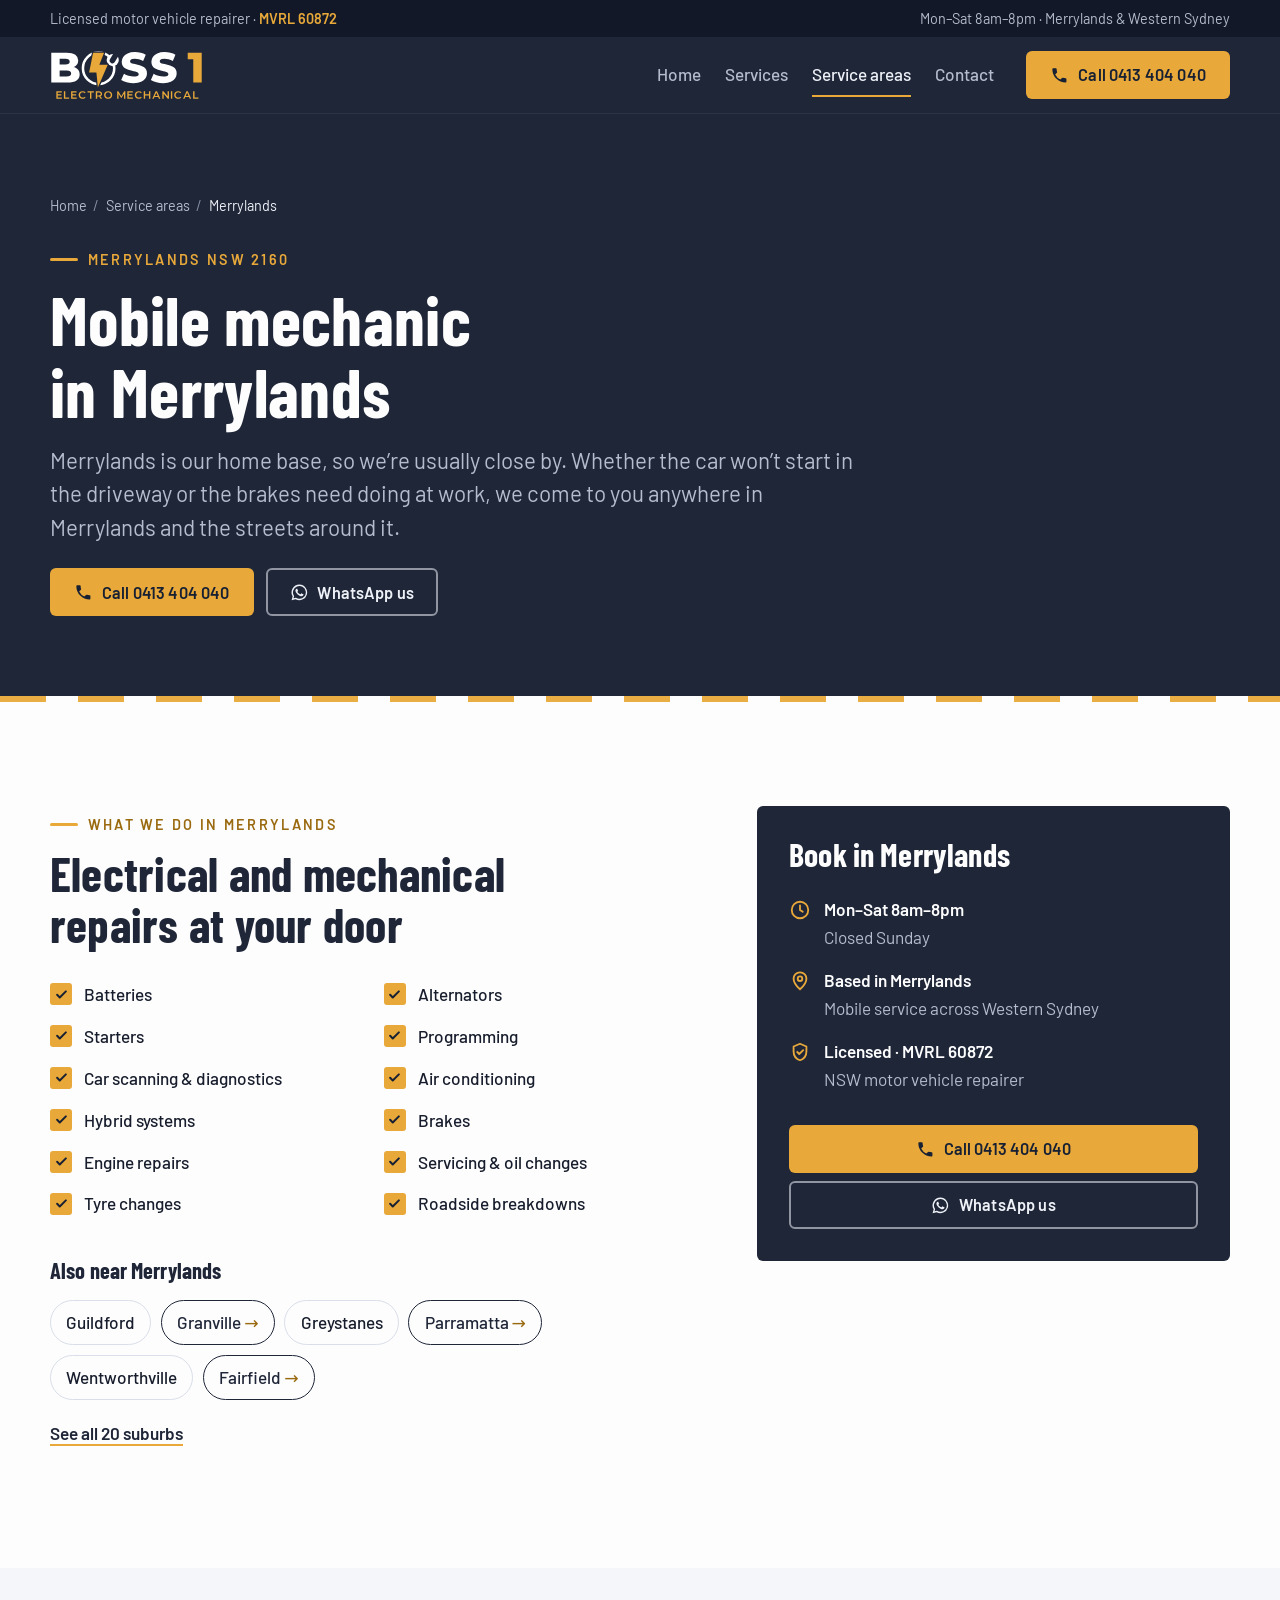
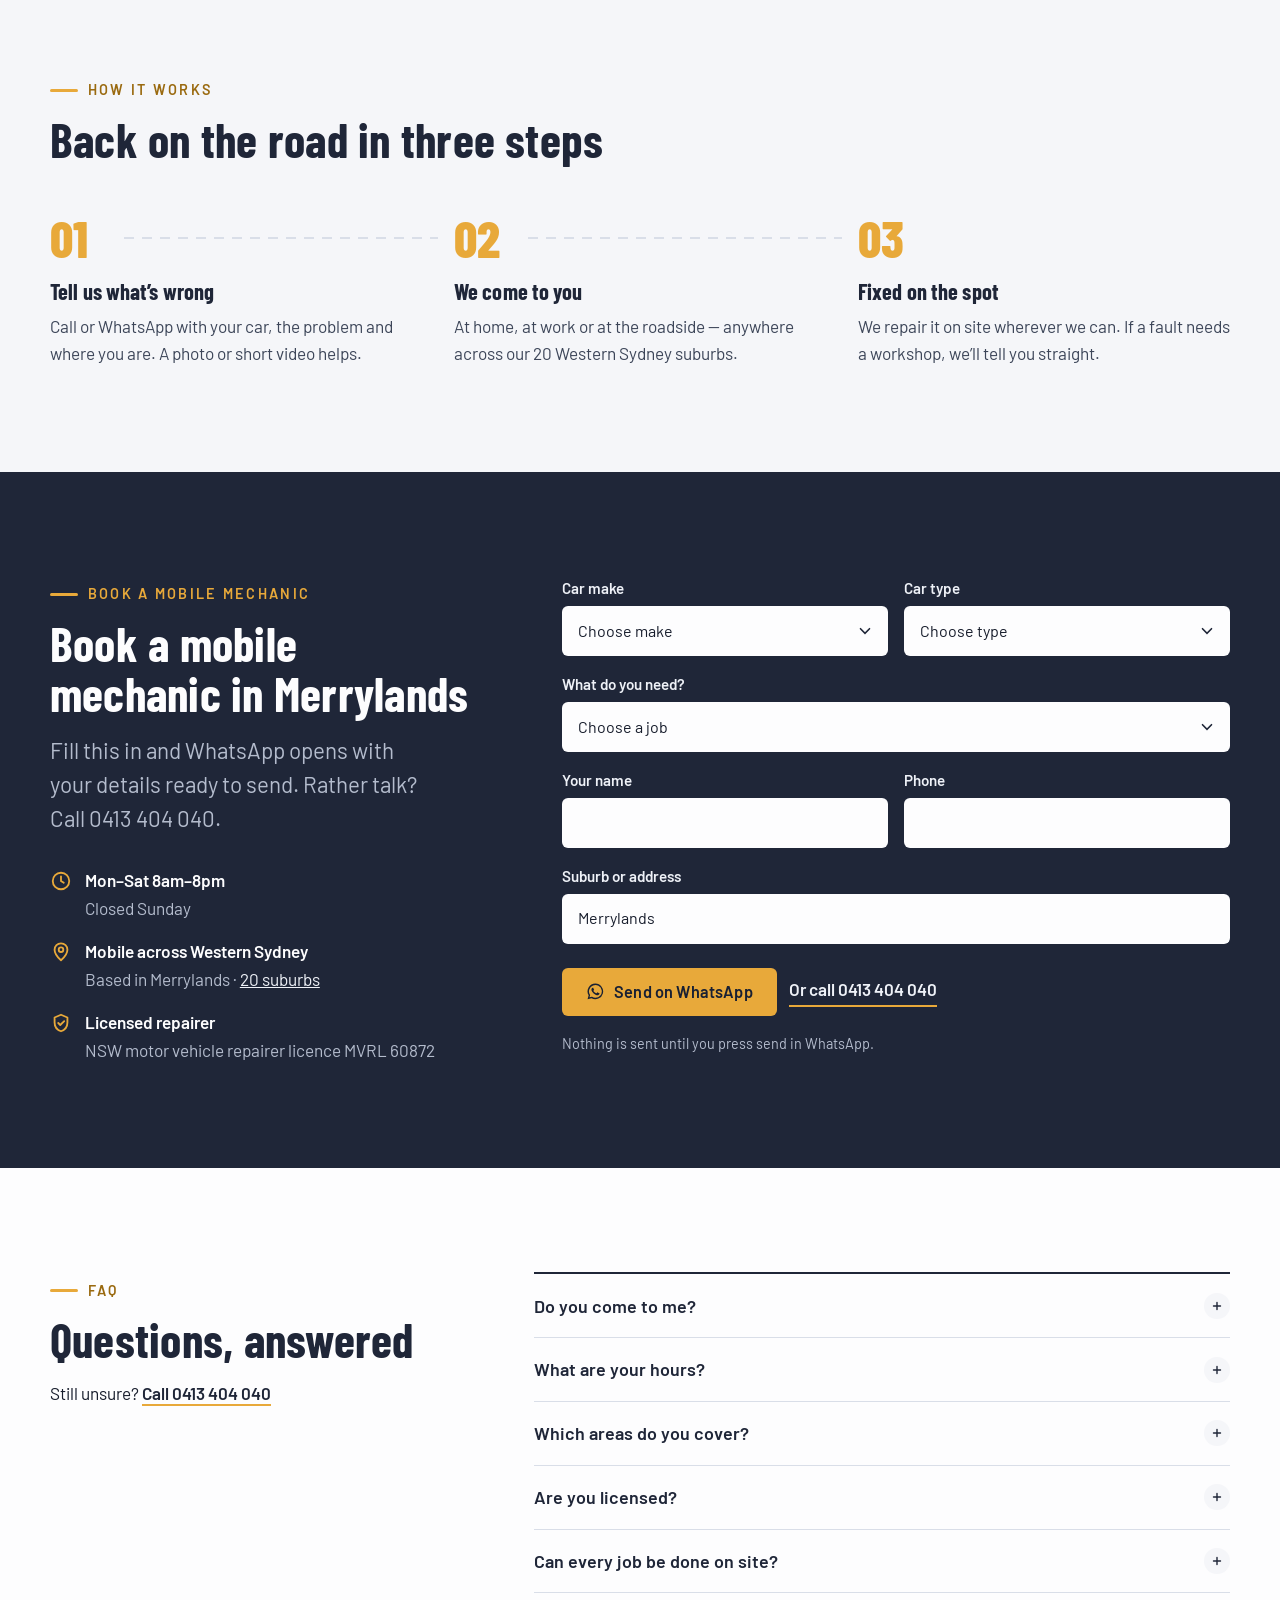
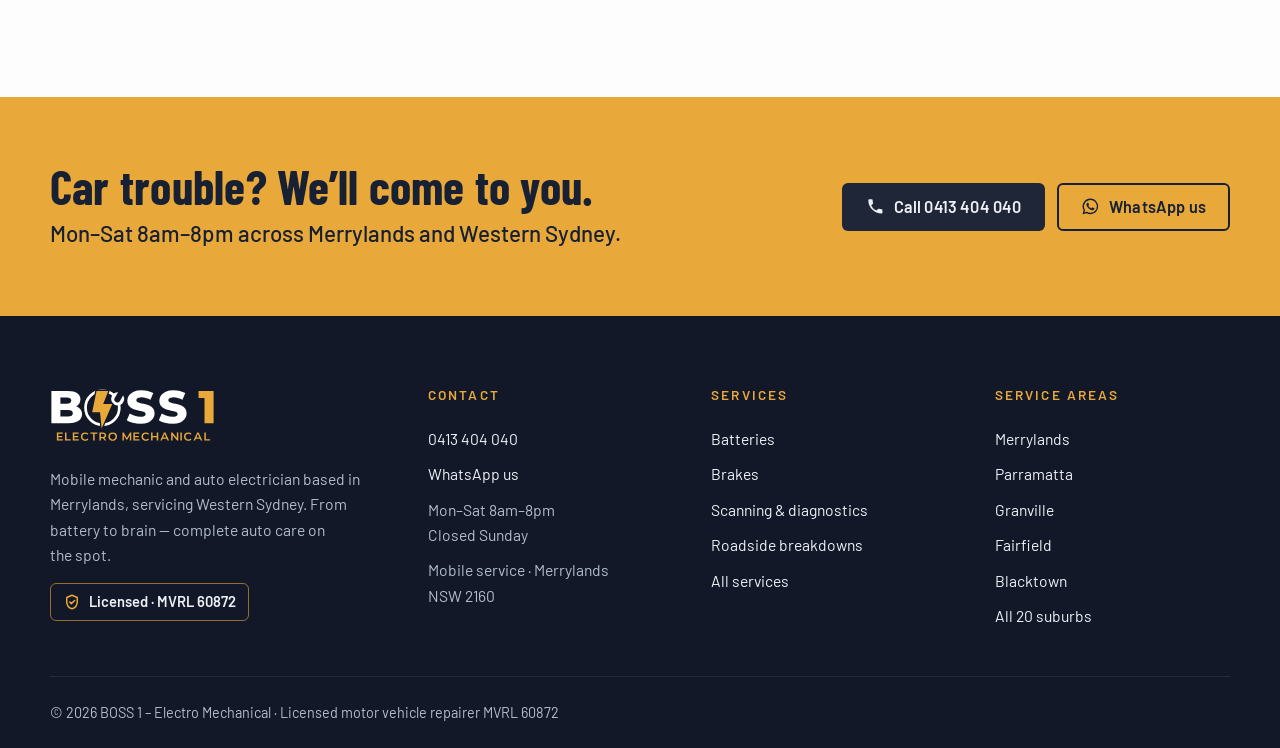
<file: merrylands-mobile-mechanic.html>
<!DOCTYPE html>
<html lang="en-AU">
<head>
<meta charset="utf-8">
<meta name="viewport" content="width=device-width, initial-scale=1">
<title>Mobile Mechanic Merrylands NSW 2160 | BOSS 1 Electro Mechanical</title>
<meta name="description" content="Mobile mechanic and auto electrician in Merrylands NSW 2160. Batteries, diagnostics, brakes and more — we come to you. Mon–Sat 8am–8pm. Licensed MVRL 60872. Call 0413 404 040.">
<link rel="canonical" href="https://boss1electromechanic-au.com/merrylands-mobile-mechanic">
<meta name="theme-color" content="#1f2638">
<meta property="og:site_name" content="BOSS 1 – Electro Mechanical">
<meta property="og:type" content="website">
<meta property="og:locale" content="en_AU">
<meta property="og:title" content="Mobile Mechanic Merrylands NSW 2160 | BOSS 1 Electro Mechanical">
<meta property="og:description" content="Mobile mechanic and auto electrician in Merrylands NSW 2160. Batteries, diagnostics, brakes and more — we come to you. Mon–Sat 8am–8pm. Licensed MVRL 60872. Call 0413 404 040.">
<meta property="og:url" content="https://boss1electromechanic-au.com/merrylands-mobile-mechanic">
<meta property="og:image" content="https://boss1electromechanic-au.com/assets/img/brand/og-image.png">
<meta name="twitter:card" content="summary_large_image">
<link rel="icon" href="/assets/img/brand/favicon.svg" type="image/svg+xml">
<link rel="icon" href="/assets/img/brand/favicon-32.png" sizes="32x32" type="image/png">
<link rel="apple-touch-icon" href="/assets/img/brand/apple-touch-icon.png">
<link rel="preconnect" href="https://fonts.googleapis.com">
<link rel="preconnect" href="https://fonts.gstatic.com" crossorigin>
<link href="https://fonts.googleapis.com/css2?family=Barlow+Condensed:wght@600;700;800&family=Barlow:wght@400;500;600;700&display=swap" rel="stylesheet">
<link rel="stylesheet" href="/assets/css/styles.css">
<script type="application/ld+json">{"@context":"https://schema.org","@graph":[{"@type":"AutoRepair","@id":"https://boss1electromechanic-au.com/#business","name":"BOSS 1 – Electro Mechanical","url":"https://boss1electromechanic-au.com/","telephone":"+61413404040","image":"https://boss1electromechanic-au.com/assets/img/brand/og-image.png","logo":"https://boss1electromechanic-au.com/assets/img/brand/boss1-logo-square.png","description":"Licensed mobile mechanic and auto electrician (MVRL 60872) based in Merrylands NSW, servicing 20 suburbs across Western Sydney.","address":{"@type":"PostalAddress","addressLocality":"Merrylands","addressRegion":"NSW","postalCode":"2160","addressCountry":"AU"},"areaServed":[{"@type":"Place","name":"Merrylands, NSW"},{"@type":"Place","name":"Parramatta, NSW"},{"@type":"Place","name":"Granville, NSW"},{"@type":"Place","name":"Guildford, NSW"},{"@type":"Place","name":"Fairfield, NSW"},{"@type":"Place","name":"Blacktown, NSW"},{"@type":"Place","name":"Auburn, NSW"},{"@type":"Place","name":"Wentworthville, NSW"},{"@type":"Place","name":"Westmead, NSW"},{"@type":"Place","name":"Greystanes, NSW"},{"@type":"Place","name":"Liverpool, NSW"},{"@type":"Place","name":"Bankstown, NSW"},{"@type":"Place","name":"Penrith, NSW"},{"@type":"Place","name":"Castle Hill, NSW"},{"@type":"Place","name":"Ryde, NSW"},{"@type":"Place","name":"Baulkham Hills, NSW"},{"@type":"Place","name":"Seven Hills, NSW"},{"@type":"Place","name":"Cabramatta, NSW"},{"@type":"Place","name":"Lidcombe, NSW"},{"@type":"Place","name":"Mount Druitt, NSW"}],"openingHoursSpecification":[{"@type":"OpeningHoursSpecification","dayOfWeek":["Monday","Tuesday","Wednesday","Thursday","Friday","Saturday"],"opens":"08:00","closes":"20:00"}]},{"@type":"WebSite","@id":"https://boss1electromechanic-au.com/#website","url":"https://boss1electromechanic-au.com/","name":"BOSS 1 – Electro Mechanical","publisher":{"@id":"https://boss1electromechanic-au.com/#business"}},{"@type":"BreadcrumbList","itemListElement":[{"@type":"ListItem","position":1,"name":"Home","item":"https://boss1electromechanic-au.com/"},{"@type":"ListItem","position":2,"name":"Service areas","item":"https://boss1electromechanic-au.com/service-areas"},{"@type":"ListItem","position":3,"name":"Merrylands","item":"https://boss1electromechanic-au.com/merrylands-mobile-mechanic"}]}]}</script>
</head>
<body>
<a class="skip-link" href="#main">Skip to content</a>
<div class="topbar"><div class="wrap topbar__inner"><span>Licensed motor vehicle repairer · <strong>MVRL 60872</strong></span><span>Mon–Sat 8am–8pm · Merrylands &amp; Western Sydney</span></div></div>
<header class="site-header">
  <div class="wrap site-header__inner">
    <a class="brand" href="/" aria-label="BOSS 1 – Electro Mechanical home"><img src="/assets/img/brand/boss1-logo-on-dark.svg" alt="BOSS 1 – Electro Mechanical" width="153" height="50"></a>
    <nav class="nav" id="site-nav" aria-label="Main"><a href="/">Home</a><a href="/services">Services</a><a href="/service-areas" aria-current="page">Service areas</a><a href="/contact">Contact</a></nav>
    <a class="btn btn--gold header-call" href="tel:+61413404040"><svg viewBox="0 0 24 24" fill="currentColor" aria-hidden="true"><path d="M6.6 10.8a15.1 15.1 0 0 0 6.6 6.6l2.2-2.2a1 1 0 0 1 1-.25 11.4 11.4 0 0 0 3.6.57 1 1 0 0 1 1 1V20a1 1 0 0 1-1 1A17 17 0 0 1 3 4a1 1 0 0 1 1-1h3.5a1 1 0 0 1 1 1c0 1.25.2 2.45.57 3.6a1 1 0 0 1-.25 1z"/></svg>Call 0413 404 040</a>
    <a class="header-phone" href="tel:+61413404040" aria-label="Call 0413 404 040"><svg viewBox="0 0 24 24" fill="currentColor" aria-hidden="true"><path d="M6.6 10.8a15.1 15.1 0 0 0 6.6 6.6l2.2-2.2a1 1 0 0 1 1-.25 11.4 11.4 0 0 0 3.6.57 1 1 0 0 1 1 1V20a1 1 0 0 1-1 1A17 17 0 0 1 3 4a1 1 0 0 1 1-1h3.5a1 1 0 0 1 1 1c0 1.25.2 2.45.57 3.6a1 1 0 0 1-.25 1z"/></svg></a>
    <button class="menu-toggle" type="button" aria-controls="site-nav" aria-expanded="false" aria-label="Menu"><svg viewBox="0 0 24 24" fill="none" stroke="currentColor" stroke-width="2" stroke-linecap="round" aria-hidden="true"><path d="M4 7h16M4 12h16M4 17h16"/></svg></button>
  </div>
</header>
<main id="main">
<section class="page-hero">
  <div class="wrap page-hero__inner">
    <div>
      <ol class="crumbs" aria-label="Breadcrumb"><li><a href="/">Home</a></li><li><a href="/service-areas">Service areas</a></li><li aria-current="page">Merrylands</li></ol>
      <span class="eyebrow">Merrylands NSW 2160</span>
      <h1>Mobile mechanic in Merrylands</h1>
      <p class="lead">Merrylands is our home base, so we’re usually close by. Whether the car won’t start in the driveway or the brakes need doing at work, we come to you anywhere in Merrylands and the streets around it.</p>
      <div class="page-hero__actions"><a class="btn btn--gold" href="tel:+61413404040"><svg viewBox="0 0 24 24" fill="currentColor" aria-hidden="true"><path d="M6.6 10.8a15.1 15.1 0 0 0 6.6 6.6l2.2-2.2a1 1 0 0 1 1-.25 11.4 11.4 0 0 0 3.6.57 1 1 0 0 1 1 1V20a1 1 0 0 1-1 1A17 17 0 0 1 3 4a1 1 0 0 1 1-1h3.5a1 1 0 0 1 1 1c0 1.25.2 2.45.57 3.6a1 1 0 0 1-.25 1z"/></svg>Call 0413 404 040</a><a class="btn btn--ghost" href="https://wa.me/61413404040?text=Hi%20BOSS%201%2C%20I%20need%20a%20mobile%20mechanic." target="_blank" rel="noopener"><svg viewBox="0 0 24 24" fill="currentColor" aria-hidden="true"><path d="M12 2a10 10 0 0 0-8.6 15.1L2 22l5-1.3A10 10 0 1 0 12 2zm0 18.2a8.2 8.2 0 0 1-4.2-1.2l-.3-.2-3 .8.8-2.9-.2-.3A8.2 8.2 0 1 1 12 20.2zm4.5-6.1c-.25-.12-1.47-.72-1.7-.8s-.39-.13-.56.12-.64.8-.79.97-.29.19-.54.06a6.7 6.7 0 0 1-2-1.22 7.4 7.4 0 0 1-1.37-1.7c-.14-.25 0-.38.11-.5l.37-.43a1.7 1.7 0 0 0 .25-.42.46.46 0 0 0 0-.43c-.06-.12-.56-1.35-.77-1.85s-.4-.42-.56-.43h-.48a.92.92 0 0 0-.67.31 2.8 2.8 0 0 0-.87 2.08 4.9 4.9 0 0 0 1 2.6 11.2 11.2 0 0 0 4.3 3.8c1.6.7 2.24.75 3.05.63a2.6 2.6 0 0 0 1.7-1.2 2.1 2.1 0 0 0 .15-1.2c-.06-.1-.22-.17-.47-.29z"/></svg>WhatsApp us</a></div>
    </div>
    
  </div>
</section>
<div class="road" aria-hidden="true"></div>

<section class="section" aria-labelledby="loc-fix">
  <div class="wrap split split--wide-left" style="align-items:start">
    <div>
      <span class="eyebrow">What we do in Merrylands</span>
      <h2 id="loc-fix">Electrical and mechanical repairs at your door</h2>
      <ul class="checks" style="margin:2rem 0 0"><li>Batteries</li><li>Alternators</li><li>Starters</li><li>Programming</li><li>Car scanning & diagnostics</li><li>Air conditioning</li><li>Hybrid systems</li><li>Brakes</li><li>Engine repairs</li><li>Servicing & oil changes</li><li>Tyre changes</li><li>Roadside breakdowns</li></ul>
      <h3 id="near-title" style="margin-top:2.5rem">Also near Merrylands</h3><ul class="chips"><li><span>Guildford</span></li><li><a href="/granville-mobile-mechanic">Granville</a></li><li><span>Greystanes</span></li><li><a href="/parramatta-mobile-mechanic">Parramatta</a></li><li><span>Wentworthville</span></li><li><a href="/fairfield-mobile-mechanic">Fairfield</a></li></ul>
      <p style="margin-top:1.25rem"><a class="text-link" href="/service-areas">See all 20 suburbs</a></p>
    </div>
    <aside class="side-panel" aria-label="Book in Merrylands">
      <h2>Book in Merrylands</h2>
      <ul class="info">
        <li><svg viewBox="0 0 24 24" fill="none" stroke="currentColor" stroke-width="2" stroke-linecap="round" aria-hidden="true"><circle cx="12" cy="12" r="9"/><path d="M12 7v5l3 2"/></svg><div><strong>Mon–Sat 8am–8pm</strong><span>Closed Sunday</span></div></li>
        <li><svg viewBox="0 0 24 24" fill="none" stroke="currentColor" stroke-width="2" stroke-linecap="round" stroke-linejoin="round" aria-hidden="true"><path d="M12 21s-7-6.1-7-11.5a7 7 0 0 1 14 0C19 14.9 12 21 12 21z"/><circle cx="12" cy="9.5" r="2.5"/></svg><div><strong>Based in Merrylands</strong><span>Mobile service across Western Sydney</span></div></li>
        <li><svg viewBox="0 0 24 24" fill="none" stroke="currentColor" stroke-width="2" stroke-linecap="round" stroke-linejoin="round" aria-hidden="true"><path d="M12 3l7 3v5.5c0 4.4-3 8.2-7 9.5-4-1.3-7-5.1-7-9.5V6z"/><path d="M9 12l2.2 2.2L15.5 10"/></svg><div><strong>Licensed · MVRL 60872</strong><span>NSW motor vehicle repairer</span></div></li>
      </ul>
      <a class="btn btn--gold" href="tel:+61413404040"><svg viewBox="0 0 24 24" fill="currentColor" aria-hidden="true"><path d="M6.6 10.8a15.1 15.1 0 0 0 6.6 6.6l2.2-2.2a1 1 0 0 1 1-.25 11.4 11.4 0 0 0 3.6.57 1 1 0 0 1 1 1V20a1 1 0 0 1-1 1A17 17 0 0 1 3 4a1 1 0 0 1 1-1h3.5a1 1 0 0 1 1 1c0 1.25.2 2.45.57 3.6a1 1 0 0 1-.25 1z"/></svg>Call 0413 404 040</a>
      <a class="btn btn--ghost" href="https://wa.me/61413404040?text=Hi%20BOSS%201%2C%20I%20need%20a%20mobile%20mechanic%20in%20Merrylands." target="_blank" rel="noopener"><svg viewBox="0 0 24 24" fill="currentColor" aria-hidden="true"><path d="M12 2a10 10 0 0 0-8.6 15.1L2 22l5-1.3A10 10 0 1 0 12 2zm0 18.2a8.2 8.2 0 0 1-4.2-1.2l-.3-.2-3 .8.8-2.9-.2-.3A8.2 8.2 0 1 1 12 20.2zm4.5-6.1c-.25-.12-1.47-.72-1.7-.8s-.39-.13-.56.12-.64.8-.79.97-.29.19-.54.06a6.7 6.7 0 0 1-2-1.22 7.4 7.4 0 0 1-1.37-1.7c-.14-.25 0-.38.11-.5l.37-.43a1.7 1.7 0 0 0 .25-.42.46.46 0 0 0 0-.43c-.06-.12-.56-1.35-.77-1.85s-.4-.42-.56-.43h-.48a.92.92 0 0 0-.67.31 2.8 2.8 0 0 0-.87 2.08 4.9 4.9 0 0 0 1 2.6 11.2 11.2 0 0 0 4.3 3.8c1.6.7 2.24.75 3.05.63a2.6 2.6 0 0 0 1.7-1.2 2.1 2.1 0 0 0 .15-1.2c-.06-.1-.22-.17-.47-.29z"/></svg>WhatsApp us</a>
    </aside>
  </div>
</section>
<section class="section section--paper" aria-labelledby="how-title">
  <div class="wrap">
    <div class="section-head"><span class="eyebrow">How it works</span><h2 id="how-title">Back on the road in three steps</h2></div>
    <ol class="steps">
      <li><h3>Tell us what’s wrong</h3><p>Call or WhatsApp with your car, the problem and where you are. A photo or short video helps.</p></li>
      <li><h3>We come to you</h3><p>At home, at work or at the roadside — anywhere across our 20 Western Sydney suburbs.</p></li>
      <li><h3>Fixed on the spot</h3><p>We repair it on site wherever we can. If a fault needs a workshop, we’ll tell you straight.</p></li>
    </ol>
  </div>
</section>
<section class="section section--navy" id="book" aria-labelledby="book-title">
  <div class="wrap booking-wrap">
    <div>
      <span class="eyebrow">Book a mobile mechanic</span>
      <h2 id="book-title">Book a mobile mechanic in Merrylands</h2>
      <p class="lead">Fill this in and WhatsApp opens with your details ready to send. Rather talk? Call 0413 404 040.</p>
      <ul class="info">
        <li><svg viewBox="0 0 24 24" fill="none" stroke="currentColor" stroke-width="2" stroke-linecap="round" aria-hidden="true"><circle cx="12" cy="12" r="9"/><path d="M12 7v5l3 2"/></svg><div><strong>Mon–Sat 8am–8pm</strong><span>Closed Sunday</span></div></li>
        <li><svg viewBox="0 0 24 24" fill="none" stroke="currentColor" stroke-width="2" stroke-linecap="round" stroke-linejoin="round" aria-hidden="true"><path d="M12 21s-7-6.1-7-11.5a7 7 0 0 1 14 0C19 14.9 12 21 12 21z"/><circle cx="12" cy="9.5" r="2.5"/></svg><div><strong>Mobile across Western Sydney</strong><span>Based in Merrylands · <a href="/service-areas">20 suburbs</a></span></div></li>
        <li><svg viewBox="0 0 24 24" fill="none" stroke="currentColor" stroke-width="2" stroke-linecap="round" stroke-linejoin="round" aria-hidden="true"><path d="M12 3l7 3v5.5c0 4.4-3 8.2-7 9.5-4-1.3-7-5.1-7-9.5V6z"/><path d="M9 12l2.2 2.2L15.5 10"/></svg><div><strong>Licensed repairer</strong><span>NSW motor vehicle repairer licence MVRL 60872</span></div></li>
      </ul>
    </div>
    <form class="form" data-whatsapp novalidate>
      <div class="form__row">
        <label class="field"><span>Car make</span><select name="brand" data-label="Car make"><option value="">Choose make</option><option>Toyota</option><option>Mazda</option><option>Hyundai</option><option>Kia</option><option>Ford</option><option>Mitsubishi</option><option>Nissan</option><option>Honda</option><option>Volkswagen</option><option>Holden</option><option>Subaru</option><option>Isuzu</option><option>BMW</option><option>Mercedes-Benz</option><option>Audi</option><option>Other</option></select></label>
        <label class="field"><span>Car type</span><select name="type" data-label="Car type"><option value="">Choose type</option><option>Sedan</option><option>Hatchback</option><option>SUV / 4WD</option><option>Ute</option><option>Van</option><option>Wagon</option><option>Coupe / Convertible</option></select></label>
      </div>
      <label class="field"><span>What do you need?</span><select name="service" data-label="Job"><option value="">Choose a job</option><option>Battery test or replacement</option><option>Alternator or starter</option><option>Programming / car scanning</option><option>Warning light / diagnostics</option><option>Air conditioning</option><option>Hybrid system</option><option>Brakes</option><option>Engine repair</option><option>Service / oil change</option><option>Tyre change</option><option>Roadside breakdown</option><option>Something else</option></select></label>
      <div class="form__row">
        <label class="field"><span>Your name</span><input name="name" autocomplete="name" data-label="Name"></label>
        <label class="field"><span>Phone</span><input name="phone" type="tel" autocomplete="tel" data-label="Phone"></label>
      </div>
      <label class="field"><span>Suburb or address</span><input name="address" autocomplete="street-address" data-label="Location" value="Merrylands"></label>
      <div class="form__actions">
        <button class="btn btn--gold" type="submit" value="whatsapp"><svg viewBox="0 0 24 24" fill="currentColor" aria-hidden="true"><path d="M12 2a10 10 0 0 0-8.6 15.1L2 22l5-1.3A10 10 0 1 0 12 2zm0 18.2a8.2 8.2 0 0 1-4.2-1.2l-.3-.2-3 .8.8-2.9-.2-.3A8.2 8.2 0 1 1 12 20.2zm4.5-6.1c-.25-.12-1.47-.72-1.7-.8s-.39-.13-.56.12-.64.8-.79.97-.29.19-.54.06a6.7 6.7 0 0 1-2-1.22 7.4 7.4 0 0 1-1.37-1.7c-.14-.25 0-.38.11-.5l.37-.43a1.7 1.7 0 0 0 .25-.42.46.46 0 0 0 0-.43c-.06-.12-.56-1.35-.77-1.85s-.4-.42-.56-.43h-.48a.92.92 0 0 0-.67.31 2.8 2.8 0 0 0-.87 2.08 4.9 4.9 0 0 0 1 2.6 11.2 11.2 0 0 0 4.3 3.8c1.6.7 2.24.75 3.05.63a2.6 2.6 0 0 0 1.7-1.2 2.1 2.1 0 0 0 .15-1.2c-.06-.1-.22-.17-.47-.29z"/></svg>Send on WhatsApp</button>
        <a class="text-link text-link--light" href="tel:+61413404040">Or call 0413 404 040</a>
      </div>
      <p class="form__note">Nothing is sent until you press send in WhatsApp.</p>
    </form>
  </div>
</section>
<section class="section" aria-labelledby="faq-title">
  <div class="wrap faq">
    <div><span class="eyebrow">FAQ</span><h2 id="faq-title">Questions, answered</h2><p>Still unsure? <a class="text-link" href="tel:+61413404040">Call 0413 404 040</a></p></div>
    <div class="faq__list"><details><summary>Do you come to me?</summary><p>Yes — we’re fully mobile. We come to your home, workplace or the roadside across 20 suburbs in Western Sydney.</p></details><details><summary>What are your hours?</summary><p>Monday to Saturday, 8am–8pm. We’re closed on Sundays.</p></details><details><summary>Which areas do you cover?</summary><p>We’re based in Merrylands and cover Merrylands, Parramatta, Granville, Guildford, Fairfield, Blacktown, Auburn, Wentworthville, Westmead, Greystanes, Liverpool, Bankstown, Penrith, Castle Hill, Ryde, Baulkham Hills, Seven Hills, Cabramatta, Lidcombe and Mount Druitt. If your suburb isn’t listed, ask — we’ll tell you straight if we can get to you.</p></details><details><summary>Are you licensed?</summary><p>Yes. BOSS 1 – Electro Mechanical holds NSW motor vehicle repairer licence MVRL 60872.</p></details><details><summary>Can every job be done on site?</summary><p>Not always. Some repairs need a hoist, specialist equipment or parts on order. If yours does, we’ll tell you upfront.</p></details></div>
  </div>
</section>
<section class="cta-band" aria-label="Book now">
  <div class="wrap cta-band__inner">
    <div><h2>Car trouble? We’ll come to you.</h2><p>Mon–Sat 8am–8pm across Merrylands and Western Sydney.</p></div>
    <div class="cta-band__actions">
      <a class="btn btn--navy" href="tel:+61413404040"><svg viewBox="0 0 24 24" fill="currentColor" aria-hidden="true"><path d="M6.6 10.8a15.1 15.1 0 0 0 6.6 6.6l2.2-2.2a1 1 0 0 1 1-.25 11.4 11.4 0 0 0 3.6.57 1 1 0 0 1 1 1V20a1 1 0 0 1-1 1A17 17 0 0 1 3 4a1 1 0 0 1 1-1h3.5a1 1 0 0 1 1 1c0 1.25.2 2.45.57 3.6a1 1 0 0 1-.25 1z"/></svg>Call 0413 404 040</a>
      <a class="btn btn--outline" href="https://wa.me/61413404040?text=Hi%20BOSS%201%2C%20I%20need%20a%20mobile%20mechanic." target="_blank" rel="noopener"><svg viewBox="0 0 24 24" fill="currentColor" aria-hidden="true"><path d="M12 2a10 10 0 0 0-8.6 15.1L2 22l5-1.3A10 10 0 1 0 12 2zm0 18.2a8.2 8.2 0 0 1-4.2-1.2l-.3-.2-3 .8.8-2.9-.2-.3A8.2 8.2 0 1 1 12 20.2zm4.5-6.1c-.25-.12-1.47-.72-1.7-.8s-.39-.13-.56.12-.64.8-.79.97-.29.19-.54.06a6.7 6.7 0 0 1-2-1.22 7.4 7.4 0 0 1-1.37-1.7c-.14-.25 0-.38.11-.5l.37-.43a1.7 1.7 0 0 0 .25-.42.46.46 0 0 0 0-.43c-.06-.12-.56-1.35-.77-1.85s-.4-.42-.56-.43h-.48a.92.92 0 0 0-.67.31 2.8 2.8 0 0 0-.87 2.08 4.9 4.9 0 0 0 1 2.6 11.2 11.2 0 0 0 4.3 3.8c1.6.7 2.24.75 3.05.63a2.6 2.6 0 0 0 1.7-1.2 2.1 2.1 0 0 0 .15-1.2c-.06-.1-.22-.17-.47-.29z"/></svg>WhatsApp us</a>
    </div>
  </div>
</section>
</main>
<footer class="site-footer">
  <div class="wrap site-footer__grid">
    <div>
      <img src="/assets/img/brand/boss1-logo-on-dark.svg" alt="BOSS 1 – Electro Mechanical" width="165" height="54" loading="lazy">
      <p>Mobile mechanic and auto electrician based in Merrylands, servicing Western Sydney. From battery to brain — complete auto care on the spot.</p>
      <span class="badge"><svg viewBox="0 0 24 24" fill="none" stroke="currentColor" stroke-width="2" stroke-linecap="round" stroke-linejoin="round" aria-hidden="true"><path d="M12 3l7 3v5.5c0 4.4-3 8.2-7 9.5-4-1.3-7-5.1-7-9.5V6z"/><path d="M9 12l2.2 2.2L15.5 10"/></svg>Licensed · MVRL 60872</span>
    </div>
    <div>
      <h2>Contact</h2>
      <ul>
        <li><a href="tel:+61413404040">0413 404 040</a></li>
        <li><a href="https://wa.me/61413404040?text=Hi%20BOSS%201%2C%20I%20need%20a%20mobile%20mechanic." target="_blank" rel="noopener">WhatsApp us</a></li>
        <li>Mon–Sat 8am–8pm<br>Closed Sunday</li>
        <li>Mobile service · Merrylands NSW 2160</li>
      </ul>
    </div>
    <div>
      <h2>Services</h2>
      <ul><li><a href="/car-battery-service-western-sydney">Batteries</a></li><li><a href="/brake-service-western-sydney">Brakes</a></li><li><a href="/engine-diagnostics-western-sydney">Scanning & diagnostics</a></li><li><a href="/roadside-assistance-western-sydney">Roadside breakdowns</a></li><li><a href="/services">All services</a></li></ul>
    </div>
    <div>
      <h2>Service areas</h2>
      <ul><li><a href="/merrylands-mobile-mechanic">Merrylands</a></li><li><a href="/parramatta-mobile-mechanic">Parramatta</a></li><li><a href="/granville-mobile-mechanic">Granville</a></li><li><a href="/fairfield-mobile-mechanic">Fairfield</a></li><li><a href="/blacktown-mobile-mechanic">Blacktown</a></li><li><a href="/service-areas">All 20 suburbs</a></li></ul>
    </div>
  </div>
  <div class="wrap site-footer__bottom">
    <span>© <span class="js-year">2026</span> BOSS 1 – Electro Mechanical · Licensed motor vehicle repairer MVRL 60872</span>
    
  </div>
</footer>
<div class="action-bar" role="region" aria-label="Quick contact">
  <a class="btn btn--gold" href="tel:+61413404040"><svg viewBox="0 0 24 24" fill="currentColor" aria-hidden="true"><path d="M6.6 10.8a15.1 15.1 0 0 0 6.6 6.6l2.2-2.2a1 1 0 0 1 1-.25 11.4 11.4 0 0 0 3.6.57 1 1 0 0 1 1 1V20a1 1 0 0 1-1 1A17 17 0 0 1 3 4a1 1 0 0 1 1-1h3.5a1 1 0 0 1 1 1c0 1.25.2 2.45.57 3.6a1 1 0 0 1-.25 1z"/></svg>Call now</a>
  <a class="btn btn--ghost" href="https://wa.me/61413404040?text=Hi%20BOSS%201%2C%20I%20need%20a%20mobile%20mechanic." target="_blank" rel="noopener"><svg viewBox="0 0 24 24" fill="currentColor" aria-hidden="true"><path d="M12 2a10 10 0 0 0-8.6 15.1L2 22l5-1.3A10 10 0 1 0 12 2zm0 18.2a8.2 8.2 0 0 1-4.2-1.2l-.3-.2-3 .8.8-2.9-.2-.3A8.2 8.2 0 1 1 12 20.2zm4.5-6.1c-.25-.12-1.47-.72-1.7-.8s-.39-.13-.56.12-.64.8-.79.97-.29.19-.54.06a6.7 6.7 0 0 1-2-1.22 7.4 7.4 0 0 1-1.37-1.7c-.14-.25 0-.38.11-.5l.37-.43a1.7 1.7 0 0 0 .25-.42.46.46 0 0 0 0-.43c-.06-.12-.56-1.35-.77-1.85s-.4-.42-.56-.43h-.48a.92.92 0 0 0-.67.31 2.8 2.8 0 0 0-.87 2.08 4.9 4.9 0 0 0 1 2.6 11.2 11.2 0 0 0 4.3 3.8c1.6.7 2.24.75 3.05.63a2.6 2.6 0 0 0 1.7-1.2 2.1 2.1 0 0 0 .15-1.2c-.06-.1-.22-.17-.47-.29z"/></svg>WhatsApp</a>
</div>
<script src="/assets/js/main.js" defer></script>
</body>
</html>
</file>
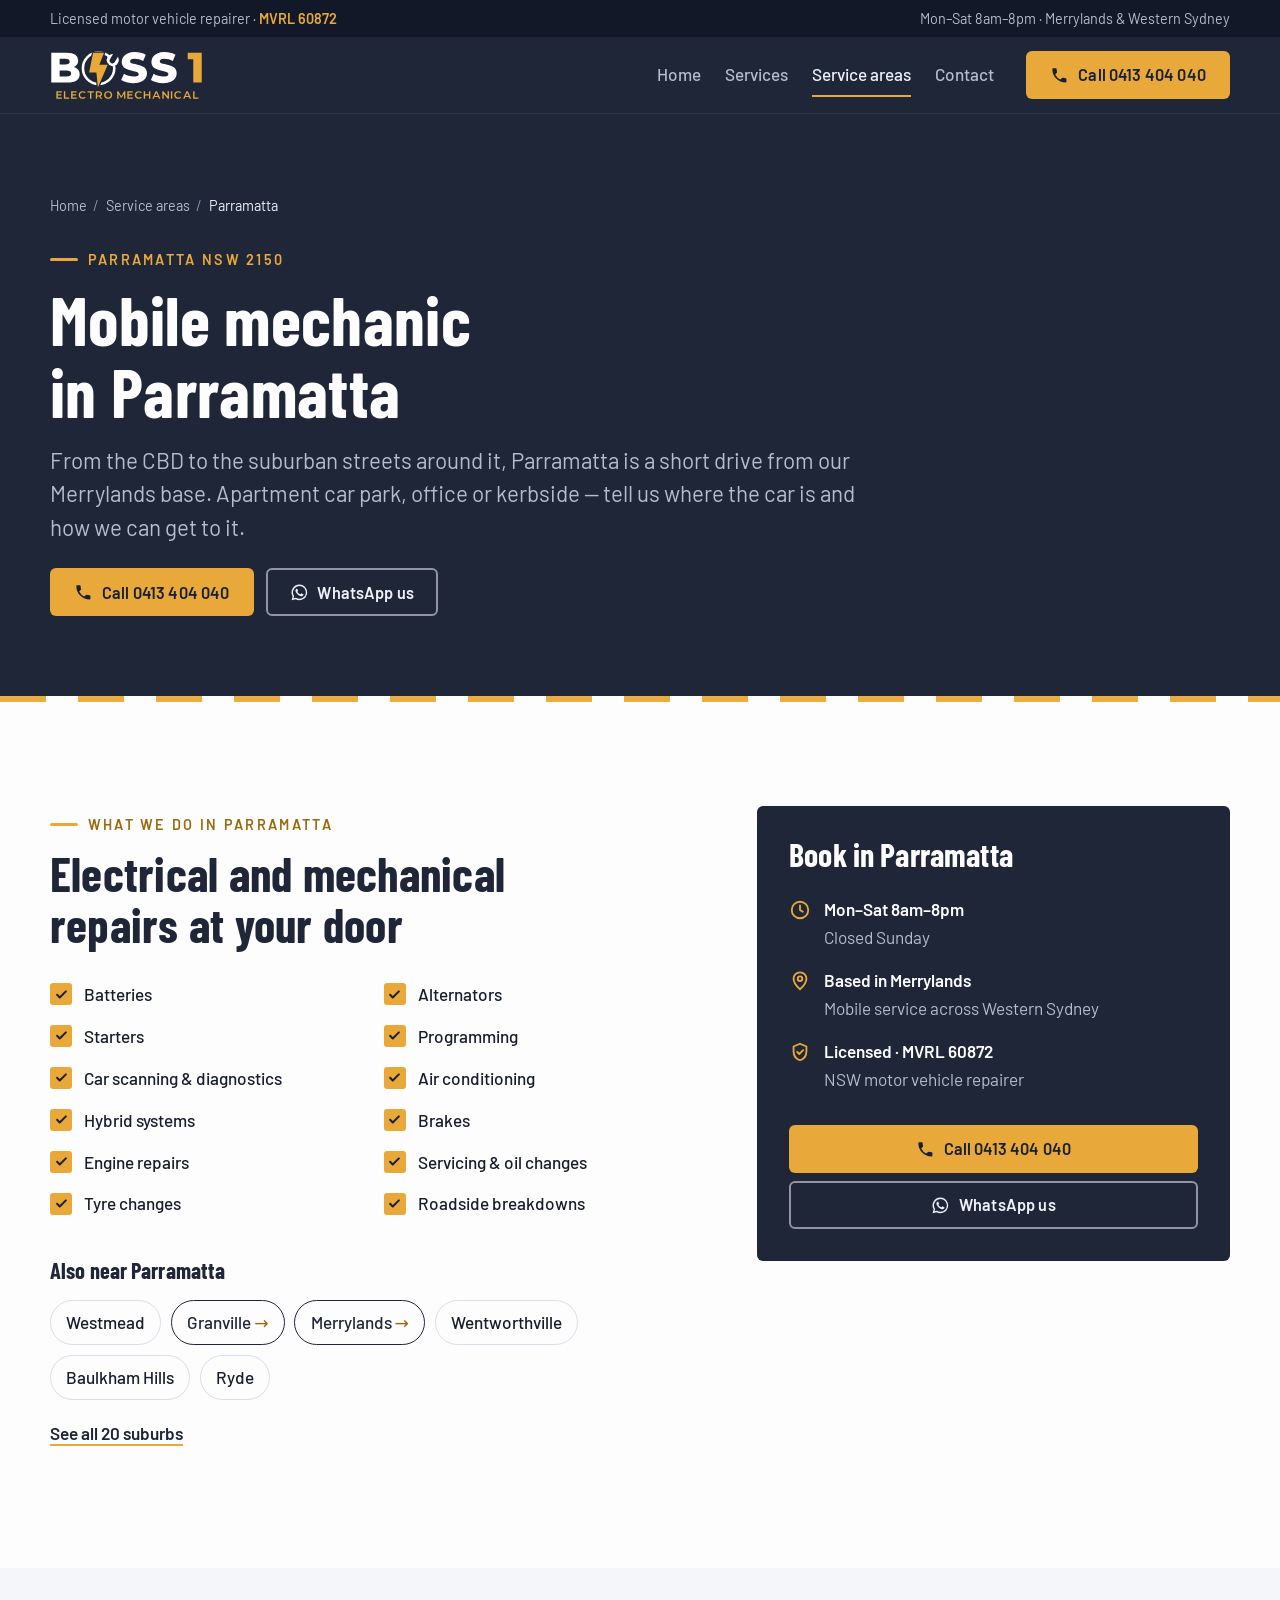
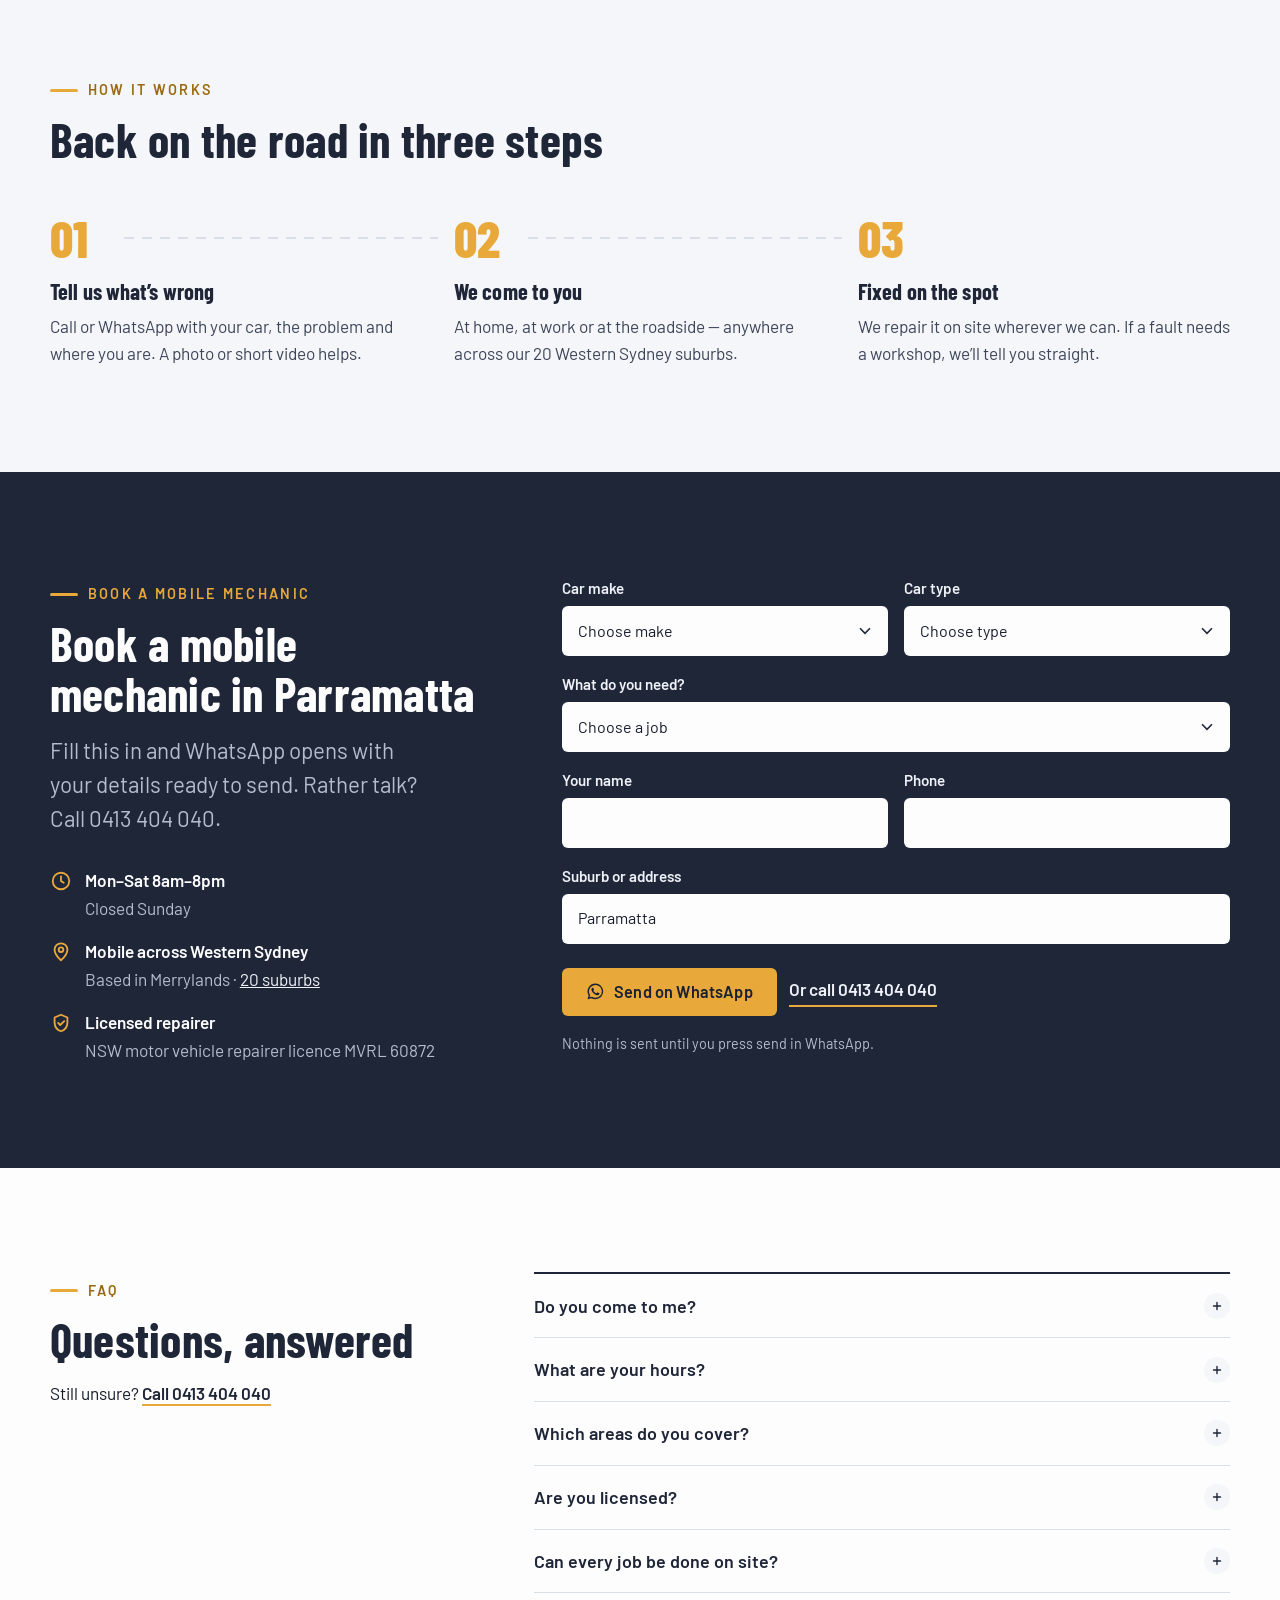
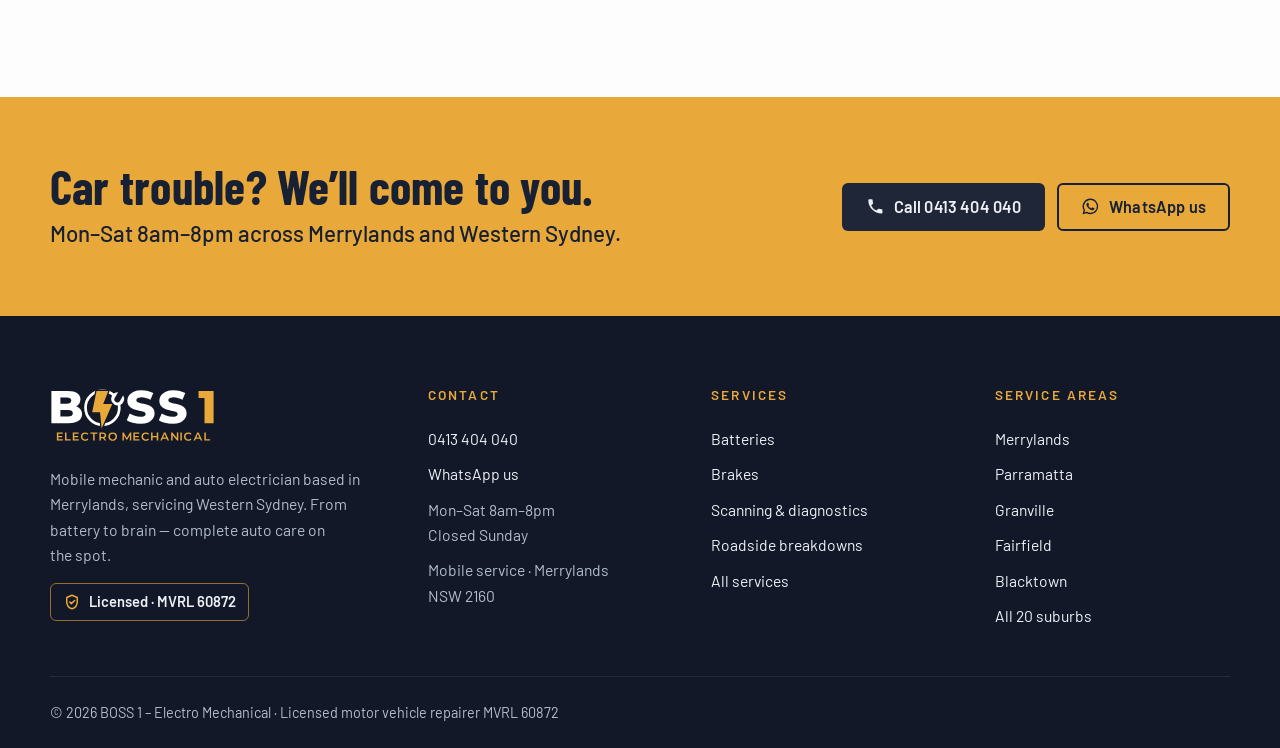
<file: parramatta-mobile-mechanic.html>
<!DOCTYPE html>
<html lang="en-AU">
<head>
<meta charset="utf-8">
<meta name="viewport" content="width=device-width, initial-scale=1">
<title>Mobile Mechanic Parramatta NSW | BOSS 1 Electro Mechanical</title>
<meta name="description" content="Mobile mechanic and auto electrician in Parramatta NSW 2150. Batteries, diagnostics, brakes and more — we come to you. Mon–Sat 8am–8pm. Licensed MVRL 60872. Call 0413 404 040.">
<link rel="canonical" href="https://boss1electromechanic-au.com/parramatta-mobile-mechanic">
<meta name="theme-color" content="#1f2638">
<meta property="og:site_name" content="BOSS 1 – Electro Mechanical">
<meta property="og:type" content="website">
<meta property="og:locale" content="en_AU">
<meta property="og:title" content="Mobile Mechanic Parramatta NSW | BOSS 1 Electro Mechanical">
<meta property="og:description" content="Mobile mechanic and auto electrician in Parramatta NSW 2150. Batteries, diagnostics, brakes and more — we come to you. Mon–Sat 8am–8pm. Licensed MVRL 60872. Call 0413 404 040.">
<meta property="og:url" content="https://boss1electromechanic-au.com/parramatta-mobile-mechanic">
<meta property="og:image" content="https://boss1electromechanic-au.com/assets/img/brand/og-image.png">
<meta name="twitter:card" content="summary_large_image">
<link rel="icon" href="/assets/img/brand/favicon.svg" type="image/svg+xml">
<link rel="icon" href="/assets/img/brand/favicon-32.png" sizes="32x32" type="image/png">
<link rel="apple-touch-icon" href="/assets/img/brand/apple-touch-icon.png">
<link rel="preconnect" href="https://fonts.googleapis.com">
<link rel="preconnect" href="https://fonts.gstatic.com" crossorigin>
<link href="https://fonts.googleapis.com/css2?family=Barlow+Condensed:wght@600;700;800&family=Barlow:wght@400;500;600;700&display=swap" rel="stylesheet">
<link rel="stylesheet" href="/assets/css/styles.css">
<script type="application/ld+json">{"@context":"https://schema.org","@graph":[{"@type":"AutoRepair","@id":"https://boss1electromechanic-au.com/#business","name":"BOSS 1 – Electro Mechanical","url":"https://boss1electromechanic-au.com/","telephone":"+61413404040","image":"https://boss1electromechanic-au.com/assets/img/brand/og-image.png","logo":"https://boss1electromechanic-au.com/assets/img/brand/boss1-logo-square.png","description":"Licensed mobile mechanic and auto electrician (MVRL 60872) based in Merrylands NSW, servicing 20 suburbs across Western Sydney.","address":{"@type":"PostalAddress","addressLocality":"Merrylands","addressRegion":"NSW","postalCode":"2160","addressCountry":"AU"},"areaServed":[{"@type":"Place","name":"Merrylands, NSW"},{"@type":"Place","name":"Parramatta, NSW"},{"@type":"Place","name":"Granville, NSW"},{"@type":"Place","name":"Guildford, NSW"},{"@type":"Place","name":"Fairfield, NSW"},{"@type":"Place","name":"Blacktown, NSW"},{"@type":"Place","name":"Auburn, NSW"},{"@type":"Place","name":"Wentworthville, NSW"},{"@type":"Place","name":"Westmead, NSW"},{"@type":"Place","name":"Greystanes, NSW"},{"@type":"Place","name":"Liverpool, NSW"},{"@type":"Place","name":"Bankstown, NSW"},{"@type":"Place","name":"Penrith, NSW"},{"@type":"Place","name":"Castle Hill, NSW"},{"@type":"Place","name":"Ryde, NSW"},{"@type":"Place","name":"Baulkham Hills, NSW"},{"@type":"Place","name":"Seven Hills, NSW"},{"@type":"Place","name":"Cabramatta, NSW"},{"@type":"Place","name":"Lidcombe, NSW"},{"@type":"Place","name":"Mount Druitt, NSW"}],"openingHoursSpecification":[{"@type":"OpeningHoursSpecification","dayOfWeek":["Monday","Tuesday","Wednesday","Thursday","Friday","Saturday"],"opens":"08:00","closes":"20:00"}]},{"@type":"WebSite","@id":"https://boss1electromechanic-au.com/#website","url":"https://boss1electromechanic-au.com/","name":"BOSS 1 – Electro Mechanical","publisher":{"@id":"https://boss1electromechanic-au.com/#business"}},{"@type":"BreadcrumbList","itemListElement":[{"@type":"ListItem","position":1,"name":"Home","item":"https://boss1electromechanic-au.com/"},{"@type":"ListItem","position":2,"name":"Service areas","item":"https://boss1electromechanic-au.com/service-areas"},{"@type":"ListItem","position":3,"name":"Parramatta","item":"https://boss1electromechanic-au.com/parramatta-mobile-mechanic"}]}]}</script>
</head>
<body>
<a class="skip-link" href="#main">Skip to content</a>
<div class="topbar"><div class="wrap topbar__inner"><span>Licensed motor vehicle repairer · <strong>MVRL 60872</strong></span><span>Mon–Sat 8am–8pm · Merrylands &amp; Western Sydney</span></div></div>
<header class="site-header">
  <div class="wrap site-header__inner">
    <a class="brand" href="/" aria-label="BOSS 1 – Electro Mechanical home"><img src="/assets/img/brand/boss1-logo-on-dark.svg" alt="BOSS 1 – Electro Mechanical" width="153" height="50"></a>
    <nav class="nav" id="site-nav" aria-label="Main"><a href="/">Home</a><a href="/services">Services</a><a href="/service-areas" aria-current="page">Service areas</a><a href="/contact">Contact</a></nav>
    <a class="btn btn--gold header-call" href="tel:+61413404040"><svg viewBox="0 0 24 24" fill="currentColor" aria-hidden="true"><path d="M6.6 10.8a15.1 15.1 0 0 0 6.6 6.6l2.2-2.2a1 1 0 0 1 1-.25 11.4 11.4 0 0 0 3.6.57 1 1 0 0 1 1 1V20a1 1 0 0 1-1 1A17 17 0 0 1 3 4a1 1 0 0 1 1-1h3.5a1 1 0 0 1 1 1c0 1.25.2 2.45.57 3.6a1 1 0 0 1-.25 1z"/></svg>Call 0413 404 040</a>
    <a class="header-phone" href="tel:+61413404040" aria-label="Call 0413 404 040"><svg viewBox="0 0 24 24" fill="currentColor" aria-hidden="true"><path d="M6.6 10.8a15.1 15.1 0 0 0 6.6 6.6l2.2-2.2a1 1 0 0 1 1-.25 11.4 11.4 0 0 0 3.6.57 1 1 0 0 1 1 1V20a1 1 0 0 1-1 1A17 17 0 0 1 3 4a1 1 0 0 1 1-1h3.5a1 1 0 0 1 1 1c0 1.25.2 2.45.57 3.6a1 1 0 0 1-.25 1z"/></svg></a>
    <button class="menu-toggle" type="button" aria-controls="site-nav" aria-expanded="false" aria-label="Menu"><svg viewBox="0 0 24 24" fill="none" stroke="currentColor" stroke-width="2" stroke-linecap="round" aria-hidden="true"><path d="M4 7h16M4 12h16M4 17h16"/></svg></button>
  </div>
</header>
<main id="main">
<section class="page-hero">
  <div class="wrap page-hero__inner">
    <div>
      <ol class="crumbs" aria-label="Breadcrumb"><li><a href="/">Home</a></li><li><a href="/service-areas">Service areas</a></li><li aria-current="page">Parramatta</li></ol>
      <span class="eyebrow">Parramatta NSW 2150</span>
      <h1>Mobile mechanic in Parramatta</h1>
      <p class="lead">From the CBD to the suburban streets around it, Parramatta is a short drive from our Merrylands base. Apartment car park, office or kerbside — tell us where the car is and how we can get to it.</p>
      <div class="page-hero__actions"><a class="btn btn--gold" href="tel:+61413404040"><svg viewBox="0 0 24 24" fill="currentColor" aria-hidden="true"><path d="M6.6 10.8a15.1 15.1 0 0 0 6.6 6.6l2.2-2.2a1 1 0 0 1 1-.25 11.4 11.4 0 0 0 3.6.57 1 1 0 0 1 1 1V20a1 1 0 0 1-1 1A17 17 0 0 1 3 4a1 1 0 0 1 1-1h3.5a1 1 0 0 1 1 1c0 1.25.2 2.45.57 3.6a1 1 0 0 1-.25 1z"/></svg>Call 0413 404 040</a><a class="btn btn--ghost" href="https://wa.me/61413404040?text=Hi%20BOSS%201%2C%20I%20need%20a%20mobile%20mechanic." target="_blank" rel="noopener"><svg viewBox="0 0 24 24" fill="currentColor" aria-hidden="true"><path d="M12 2a10 10 0 0 0-8.6 15.1L2 22l5-1.3A10 10 0 1 0 12 2zm0 18.2a8.2 8.2 0 0 1-4.2-1.2l-.3-.2-3 .8.8-2.9-.2-.3A8.2 8.2 0 1 1 12 20.2zm4.5-6.1c-.25-.12-1.47-.72-1.7-.8s-.39-.13-.56.12-.64.8-.79.97-.29.19-.54.06a6.7 6.7 0 0 1-2-1.22 7.4 7.4 0 0 1-1.37-1.7c-.14-.25 0-.38.11-.5l.37-.43a1.7 1.7 0 0 0 .25-.42.46.46 0 0 0 0-.43c-.06-.12-.56-1.35-.77-1.85s-.4-.42-.56-.43h-.48a.92.92 0 0 0-.67.31 2.8 2.8 0 0 0-.87 2.08 4.9 4.9 0 0 0 1 2.6 11.2 11.2 0 0 0 4.3 3.8c1.6.7 2.24.75 3.05.63a2.6 2.6 0 0 0 1.7-1.2 2.1 2.1 0 0 0 .15-1.2c-.06-.1-.22-.17-.47-.29z"/></svg>WhatsApp us</a></div>
    </div>
    
  </div>
</section>
<div class="road" aria-hidden="true"></div>

<section class="section" aria-labelledby="loc-fix">
  <div class="wrap split split--wide-left" style="align-items:start">
    <div>
      <span class="eyebrow">What we do in Parramatta</span>
      <h2 id="loc-fix">Electrical and mechanical repairs at your door</h2>
      <ul class="checks" style="margin:2rem 0 0"><li>Batteries</li><li>Alternators</li><li>Starters</li><li>Programming</li><li>Car scanning & diagnostics</li><li>Air conditioning</li><li>Hybrid systems</li><li>Brakes</li><li>Engine repairs</li><li>Servicing & oil changes</li><li>Tyre changes</li><li>Roadside breakdowns</li></ul>
      <h3 id="near-title" style="margin-top:2.5rem">Also near Parramatta</h3><ul class="chips"><li><span>Westmead</span></li><li><a href="/granville-mobile-mechanic">Granville</a></li><li><a href="/merrylands-mobile-mechanic">Merrylands</a></li><li><span>Wentworthville</span></li><li><span>Baulkham Hills</span></li><li><span>Ryde</span></li></ul>
      <p style="margin-top:1.25rem"><a class="text-link" href="/service-areas">See all 20 suburbs</a></p>
    </div>
    <aside class="side-panel" aria-label="Book in Parramatta">
      <h2>Book in Parramatta</h2>
      <ul class="info">
        <li><svg viewBox="0 0 24 24" fill="none" stroke="currentColor" stroke-width="2" stroke-linecap="round" aria-hidden="true"><circle cx="12" cy="12" r="9"/><path d="M12 7v5l3 2"/></svg><div><strong>Mon–Sat 8am–8pm</strong><span>Closed Sunday</span></div></li>
        <li><svg viewBox="0 0 24 24" fill="none" stroke="currentColor" stroke-width="2" stroke-linecap="round" stroke-linejoin="round" aria-hidden="true"><path d="M12 21s-7-6.1-7-11.5a7 7 0 0 1 14 0C19 14.9 12 21 12 21z"/><circle cx="12" cy="9.5" r="2.5"/></svg><div><strong>Based in Merrylands</strong><span>Mobile service across Western Sydney</span></div></li>
        <li><svg viewBox="0 0 24 24" fill="none" stroke="currentColor" stroke-width="2" stroke-linecap="round" stroke-linejoin="round" aria-hidden="true"><path d="M12 3l7 3v5.5c0 4.4-3 8.2-7 9.5-4-1.3-7-5.1-7-9.5V6z"/><path d="M9 12l2.2 2.2L15.5 10"/></svg><div><strong>Licensed · MVRL 60872</strong><span>NSW motor vehicle repairer</span></div></li>
      </ul>
      <a class="btn btn--gold" href="tel:+61413404040"><svg viewBox="0 0 24 24" fill="currentColor" aria-hidden="true"><path d="M6.6 10.8a15.1 15.1 0 0 0 6.6 6.6l2.2-2.2a1 1 0 0 1 1-.25 11.4 11.4 0 0 0 3.6.57 1 1 0 0 1 1 1V20a1 1 0 0 1-1 1A17 17 0 0 1 3 4a1 1 0 0 1 1-1h3.5a1 1 0 0 1 1 1c0 1.25.2 2.45.57 3.6a1 1 0 0 1-.25 1z"/></svg>Call 0413 404 040</a>
      <a class="btn btn--ghost" href="https://wa.me/61413404040?text=Hi%20BOSS%201%2C%20I%20need%20a%20mobile%20mechanic%20in%20Parramatta." target="_blank" rel="noopener"><svg viewBox="0 0 24 24" fill="currentColor" aria-hidden="true"><path d="M12 2a10 10 0 0 0-8.6 15.1L2 22l5-1.3A10 10 0 1 0 12 2zm0 18.2a8.2 8.2 0 0 1-4.2-1.2l-.3-.2-3 .8.8-2.9-.2-.3A8.2 8.2 0 1 1 12 20.2zm4.5-6.1c-.25-.12-1.47-.72-1.7-.8s-.39-.13-.56.12-.64.8-.79.97-.29.19-.54.06a6.7 6.7 0 0 1-2-1.22 7.4 7.4 0 0 1-1.37-1.7c-.14-.25 0-.38.11-.5l.37-.43a1.7 1.7 0 0 0 .25-.42.46.46 0 0 0 0-.43c-.06-.12-.56-1.35-.77-1.85s-.4-.42-.56-.43h-.48a.92.92 0 0 0-.67.31 2.8 2.8 0 0 0-.87 2.08 4.9 4.9 0 0 0 1 2.6 11.2 11.2 0 0 0 4.3 3.8c1.6.7 2.24.75 3.05.63a2.6 2.6 0 0 0 1.7-1.2 2.1 2.1 0 0 0 .15-1.2c-.06-.1-.22-.17-.47-.29z"/></svg>WhatsApp us</a>
    </aside>
  </div>
</section>
<section class="section section--paper" aria-labelledby="how-title">
  <div class="wrap">
    <div class="section-head"><span class="eyebrow">How it works</span><h2 id="how-title">Back on the road in three steps</h2></div>
    <ol class="steps">
      <li><h3>Tell us what’s wrong</h3><p>Call or WhatsApp with your car, the problem and where you are. A photo or short video helps.</p></li>
      <li><h3>We come to you</h3><p>At home, at work or at the roadside — anywhere across our 20 Western Sydney suburbs.</p></li>
      <li><h3>Fixed on the spot</h3><p>We repair it on site wherever we can. If a fault needs a workshop, we’ll tell you straight.</p></li>
    </ol>
  </div>
</section>
<section class="section section--navy" id="book" aria-labelledby="book-title">
  <div class="wrap booking-wrap">
    <div>
      <span class="eyebrow">Book a mobile mechanic</span>
      <h2 id="book-title">Book a mobile mechanic in Parramatta</h2>
      <p class="lead">Fill this in and WhatsApp opens with your details ready to send. Rather talk? Call 0413 404 040.</p>
      <ul class="info">
        <li><svg viewBox="0 0 24 24" fill="none" stroke="currentColor" stroke-width="2" stroke-linecap="round" aria-hidden="true"><circle cx="12" cy="12" r="9"/><path d="M12 7v5l3 2"/></svg><div><strong>Mon–Sat 8am–8pm</strong><span>Closed Sunday</span></div></li>
        <li><svg viewBox="0 0 24 24" fill="none" stroke="currentColor" stroke-width="2" stroke-linecap="round" stroke-linejoin="round" aria-hidden="true"><path d="M12 21s-7-6.1-7-11.5a7 7 0 0 1 14 0C19 14.9 12 21 12 21z"/><circle cx="12" cy="9.5" r="2.5"/></svg><div><strong>Mobile across Western Sydney</strong><span>Based in Merrylands · <a href="/service-areas">20 suburbs</a></span></div></li>
        <li><svg viewBox="0 0 24 24" fill="none" stroke="currentColor" stroke-width="2" stroke-linecap="round" stroke-linejoin="round" aria-hidden="true"><path d="M12 3l7 3v5.5c0 4.4-3 8.2-7 9.5-4-1.3-7-5.1-7-9.5V6z"/><path d="M9 12l2.2 2.2L15.5 10"/></svg><div><strong>Licensed repairer</strong><span>NSW motor vehicle repairer licence MVRL 60872</span></div></li>
      </ul>
    </div>
    <form class="form" data-whatsapp novalidate>
      <div class="form__row">
        <label class="field"><span>Car make</span><select name="brand" data-label="Car make"><option value="">Choose make</option><option>Toyota</option><option>Mazda</option><option>Hyundai</option><option>Kia</option><option>Ford</option><option>Mitsubishi</option><option>Nissan</option><option>Honda</option><option>Volkswagen</option><option>Holden</option><option>Subaru</option><option>Isuzu</option><option>BMW</option><option>Mercedes-Benz</option><option>Audi</option><option>Other</option></select></label>
        <label class="field"><span>Car type</span><select name="type" data-label="Car type"><option value="">Choose type</option><option>Sedan</option><option>Hatchback</option><option>SUV / 4WD</option><option>Ute</option><option>Van</option><option>Wagon</option><option>Coupe / Convertible</option></select></label>
      </div>
      <label class="field"><span>What do you need?</span><select name="service" data-label="Job"><option value="">Choose a job</option><option>Battery test or replacement</option><option>Alternator or starter</option><option>Programming / car scanning</option><option>Warning light / diagnostics</option><option>Air conditioning</option><option>Hybrid system</option><option>Brakes</option><option>Engine repair</option><option>Service / oil change</option><option>Tyre change</option><option>Roadside breakdown</option><option>Something else</option></select></label>
      <div class="form__row">
        <label class="field"><span>Your name</span><input name="name" autocomplete="name" data-label="Name"></label>
        <label class="field"><span>Phone</span><input name="phone" type="tel" autocomplete="tel" data-label="Phone"></label>
      </div>
      <label class="field"><span>Suburb or address</span><input name="address" autocomplete="street-address" data-label="Location" value="Parramatta"></label>
      <div class="form__actions">
        <button class="btn btn--gold" type="submit" value="whatsapp"><svg viewBox="0 0 24 24" fill="currentColor" aria-hidden="true"><path d="M12 2a10 10 0 0 0-8.6 15.1L2 22l5-1.3A10 10 0 1 0 12 2zm0 18.2a8.2 8.2 0 0 1-4.2-1.2l-.3-.2-3 .8.8-2.9-.2-.3A8.2 8.2 0 1 1 12 20.2zm4.5-6.1c-.25-.12-1.47-.72-1.7-.8s-.39-.13-.56.12-.64.8-.79.97-.29.19-.54.06a6.7 6.7 0 0 1-2-1.22 7.4 7.4 0 0 1-1.37-1.7c-.14-.25 0-.38.11-.5l.37-.43a1.7 1.7 0 0 0 .25-.42.46.46 0 0 0 0-.43c-.06-.12-.56-1.35-.77-1.85s-.4-.42-.56-.43h-.48a.92.92 0 0 0-.67.31 2.8 2.8 0 0 0-.87 2.08 4.9 4.9 0 0 0 1 2.6 11.2 11.2 0 0 0 4.3 3.8c1.6.7 2.24.75 3.05.63a2.6 2.6 0 0 0 1.7-1.2 2.1 2.1 0 0 0 .15-1.2c-.06-.1-.22-.17-.47-.29z"/></svg>Send on WhatsApp</button>
        <a class="text-link text-link--light" href="tel:+61413404040">Or call 0413 404 040</a>
      </div>
      <p class="form__note">Nothing is sent until you press send in WhatsApp.</p>
    </form>
  </div>
</section>
<section class="section" aria-labelledby="faq-title">
  <div class="wrap faq">
    <div><span class="eyebrow">FAQ</span><h2 id="faq-title">Questions, answered</h2><p>Still unsure? <a class="text-link" href="tel:+61413404040">Call 0413 404 040</a></p></div>
    <div class="faq__list"><details><summary>Do you come to me?</summary><p>Yes — we’re fully mobile. We come to your home, workplace or the roadside across 20 suburbs in Western Sydney.</p></details><details><summary>What are your hours?</summary><p>Monday to Saturday, 8am–8pm. We’re closed on Sundays.</p></details><details><summary>Which areas do you cover?</summary><p>We’re based in Merrylands and cover Merrylands, Parramatta, Granville, Guildford, Fairfield, Blacktown, Auburn, Wentworthville, Westmead, Greystanes, Liverpool, Bankstown, Penrith, Castle Hill, Ryde, Baulkham Hills, Seven Hills, Cabramatta, Lidcombe and Mount Druitt. If your suburb isn’t listed, ask — we’ll tell you straight if we can get to you.</p></details><details><summary>Are you licensed?</summary><p>Yes. BOSS 1 – Electro Mechanical holds NSW motor vehicle repairer licence MVRL 60872.</p></details><details><summary>Can every job be done on site?</summary><p>Not always. Some repairs need a hoist, specialist equipment or parts on order. If yours does, we’ll tell you upfront.</p></details></div>
  </div>
</section>
<section class="cta-band" aria-label="Book now">
  <div class="wrap cta-band__inner">
    <div><h2>Car trouble? We’ll come to you.</h2><p>Mon–Sat 8am–8pm across Merrylands and Western Sydney.</p></div>
    <div class="cta-band__actions">
      <a class="btn btn--navy" href="tel:+61413404040"><svg viewBox="0 0 24 24" fill="currentColor" aria-hidden="true"><path d="M6.6 10.8a15.1 15.1 0 0 0 6.6 6.6l2.2-2.2a1 1 0 0 1 1-.25 11.4 11.4 0 0 0 3.6.57 1 1 0 0 1 1 1V20a1 1 0 0 1-1 1A17 17 0 0 1 3 4a1 1 0 0 1 1-1h3.5a1 1 0 0 1 1 1c0 1.25.2 2.45.57 3.6a1 1 0 0 1-.25 1z"/></svg>Call 0413 404 040</a>
      <a class="btn btn--outline" href="https://wa.me/61413404040?text=Hi%20BOSS%201%2C%20I%20need%20a%20mobile%20mechanic." target="_blank" rel="noopener"><svg viewBox="0 0 24 24" fill="currentColor" aria-hidden="true"><path d="M12 2a10 10 0 0 0-8.6 15.1L2 22l5-1.3A10 10 0 1 0 12 2zm0 18.2a8.2 8.2 0 0 1-4.2-1.2l-.3-.2-3 .8.8-2.9-.2-.3A8.2 8.2 0 1 1 12 20.2zm4.5-6.1c-.25-.12-1.47-.72-1.7-.8s-.39-.13-.56.12-.64.8-.79.97-.29.19-.54.06a6.7 6.7 0 0 1-2-1.22 7.4 7.4 0 0 1-1.37-1.7c-.14-.25 0-.38.11-.5l.37-.43a1.7 1.7 0 0 0 .25-.42.46.46 0 0 0 0-.43c-.06-.12-.56-1.35-.77-1.85s-.4-.42-.56-.43h-.48a.92.92 0 0 0-.67.31 2.8 2.8 0 0 0-.87 2.08 4.9 4.9 0 0 0 1 2.6 11.2 11.2 0 0 0 4.3 3.8c1.6.7 2.24.75 3.05.63a2.6 2.6 0 0 0 1.7-1.2 2.1 2.1 0 0 0 .15-1.2c-.06-.1-.22-.17-.47-.29z"/></svg>WhatsApp us</a>
    </div>
  </div>
</section>
</main>
<footer class="site-footer">
  <div class="wrap site-footer__grid">
    <div>
      <img src="/assets/img/brand/boss1-logo-on-dark.svg" alt="BOSS 1 – Electro Mechanical" width="165" height="54" loading="lazy">
      <p>Mobile mechanic and auto electrician based in Merrylands, servicing Western Sydney. From battery to brain — complete auto care on the spot.</p>
      <span class="badge"><svg viewBox="0 0 24 24" fill="none" stroke="currentColor" stroke-width="2" stroke-linecap="round" stroke-linejoin="round" aria-hidden="true"><path d="M12 3l7 3v5.5c0 4.4-3 8.2-7 9.5-4-1.3-7-5.1-7-9.5V6z"/><path d="M9 12l2.2 2.2L15.5 10"/></svg>Licensed · MVRL 60872</span>
    </div>
    <div>
      <h2>Contact</h2>
      <ul>
        <li><a href="tel:+61413404040">0413 404 040</a></li>
        <li><a href="https://wa.me/61413404040?text=Hi%20BOSS%201%2C%20I%20need%20a%20mobile%20mechanic." target="_blank" rel="noopener">WhatsApp us</a></li>
        <li>Mon–Sat 8am–8pm<br>Closed Sunday</li>
        <li>Mobile service · Merrylands NSW 2160</li>
      </ul>
    </div>
    <div>
      <h2>Services</h2>
      <ul><li><a href="/car-battery-service-western-sydney">Batteries</a></li><li><a href="/brake-service-western-sydney">Brakes</a></li><li><a href="/engine-diagnostics-western-sydney">Scanning & diagnostics</a></li><li><a href="/roadside-assistance-western-sydney">Roadside breakdowns</a></li><li><a href="/services">All services</a></li></ul>
    </div>
    <div>
      <h2>Service areas</h2>
      <ul><li><a href="/merrylands-mobile-mechanic">Merrylands</a></li><li><a href="/parramatta-mobile-mechanic">Parramatta</a></li><li><a href="/granville-mobile-mechanic">Granville</a></li><li><a href="/fairfield-mobile-mechanic">Fairfield</a></li><li><a href="/blacktown-mobile-mechanic">Blacktown</a></li><li><a href="/service-areas">All 20 suburbs</a></li></ul>
    </div>
  </div>
  <div class="wrap site-footer__bottom">
    <span>© <span class="js-year">2026</span> BOSS 1 – Electro Mechanical · Licensed motor vehicle repairer MVRL 60872</span>
    
  </div>
</footer>
<div class="action-bar" role="region" aria-label="Quick contact">
  <a class="btn btn--gold" href="tel:+61413404040"><svg viewBox="0 0 24 24" fill="currentColor" aria-hidden="true"><path d="M6.6 10.8a15.1 15.1 0 0 0 6.6 6.6l2.2-2.2a1 1 0 0 1 1-.25 11.4 11.4 0 0 0 3.6.57 1 1 0 0 1 1 1V20a1 1 0 0 1-1 1A17 17 0 0 1 3 4a1 1 0 0 1 1-1h3.5a1 1 0 0 1 1 1c0 1.25.2 2.45.57 3.6a1 1 0 0 1-.25 1z"/></svg>Call now</a>
  <a class="btn btn--ghost" href="https://wa.me/61413404040?text=Hi%20BOSS%201%2C%20I%20need%20a%20mobile%20mechanic." target="_blank" rel="noopener"><svg viewBox="0 0 24 24" fill="currentColor" aria-hidden="true"><path d="M12 2a10 10 0 0 0-8.6 15.1L2 22l5-1.3A10 10 0 1 0 12 2zm0 18.2a8.2 8.2 0 0 1-4.2-1.2l-.3-.2-3 .8.8-2.9-.2-.3A8.2 8.2 0 1 1 12 20.2zm4.5-6.1c-.25-.12-1.47-.72-1.7-.8s-.39-.13-.56.12-.64.8-.79.97-.29.19-.54.06a6.7 6.7 0 0 1-2-1.22 7.4 7.4 0 0 1-1.37-1.7c-.14-.25 0-.38.11-.5l.37-.43a1.7 1.7 0 0 0 .25-.42.46.46 0 0 0 0-.43c-.06-.12-.56-1.35-.77-1.85s-.4-.42-.56-.43h-.48a.92.92 0 0 0-.67.31 2.8 2.8 0 0 0-.87 2.08 4.9 4.9 0 0 0 1 2.6 11.2 11.2 0 0 0 4.3 3.8c1.6.7 2.24.75 3.05.63a2.6 2.6 0 0 0 1.7-1.2 2.1 2.1 0 0 0 .15-1.2c-.06-.1-.22-.17-.47-.29z"/></svg>WhatsApp</a>
</div>
<script src="/assets/js/main.js" defer></script>
</body>
</html>
</file>
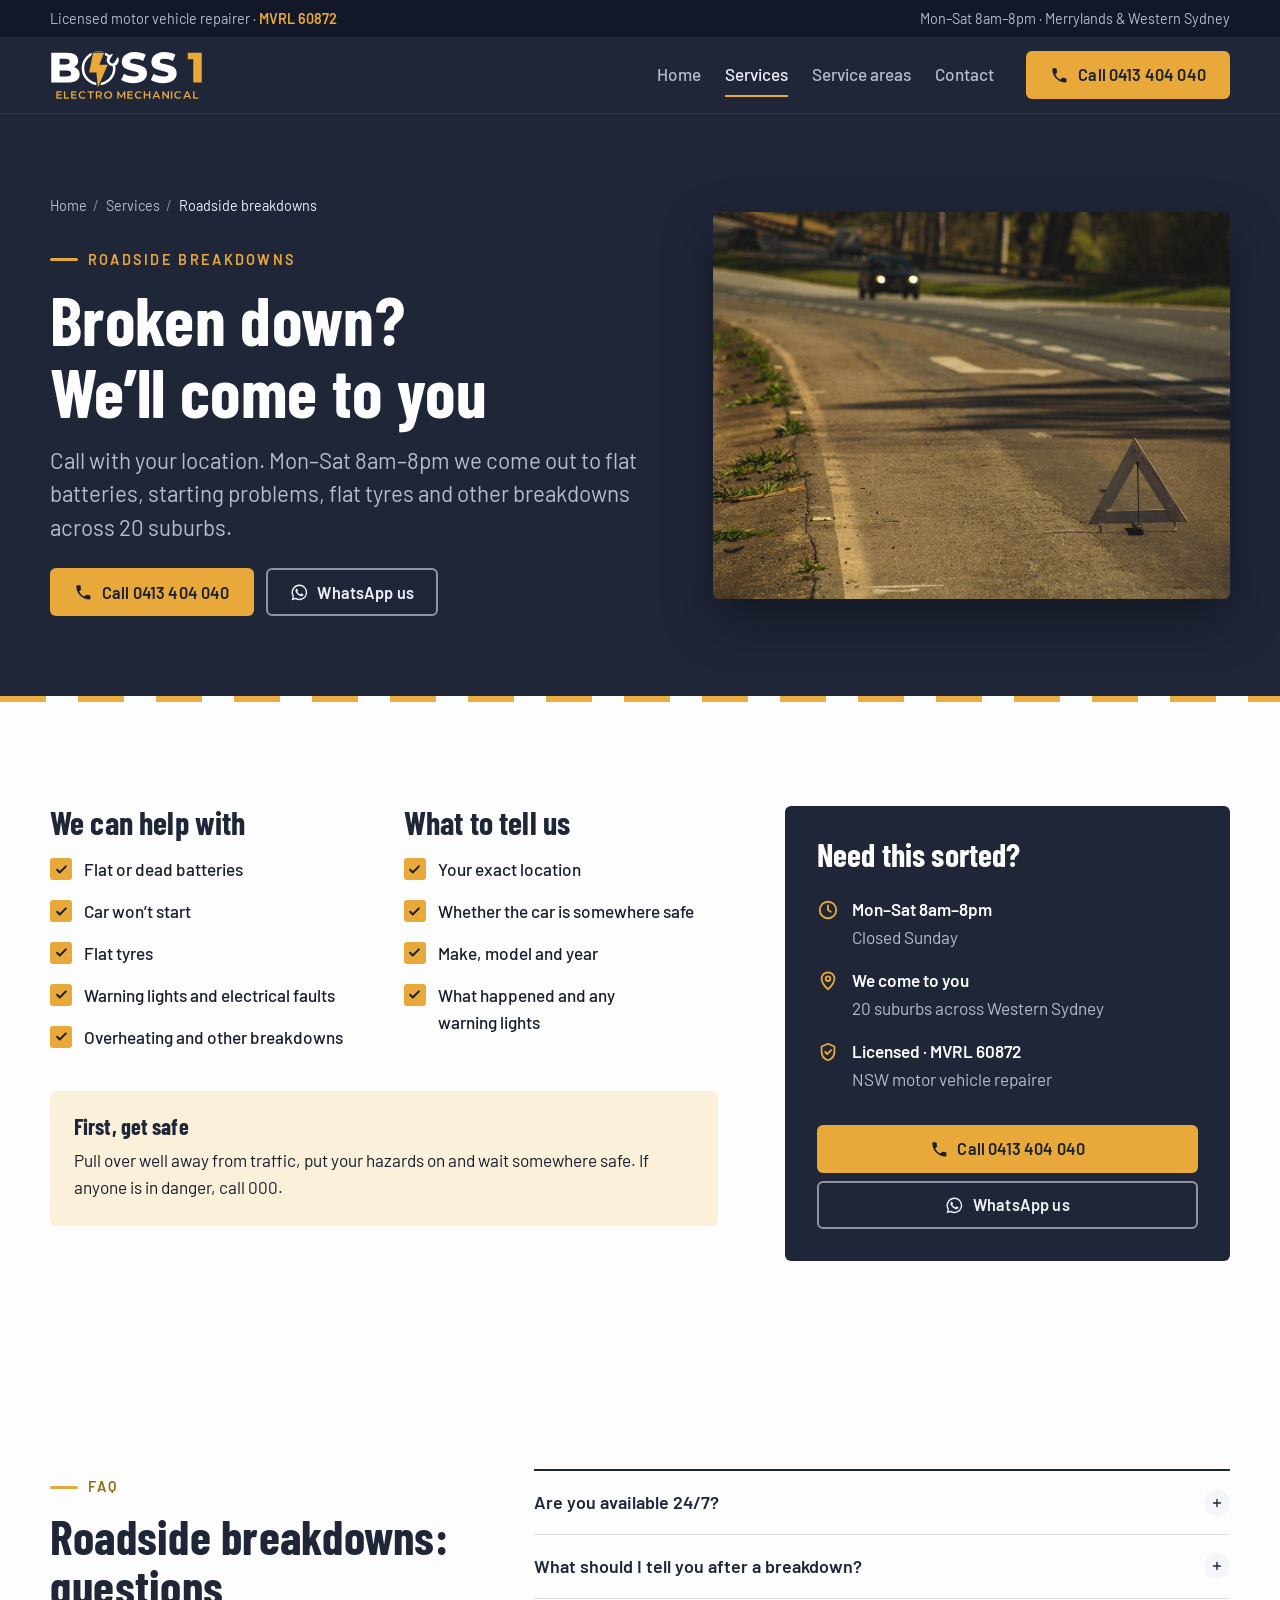
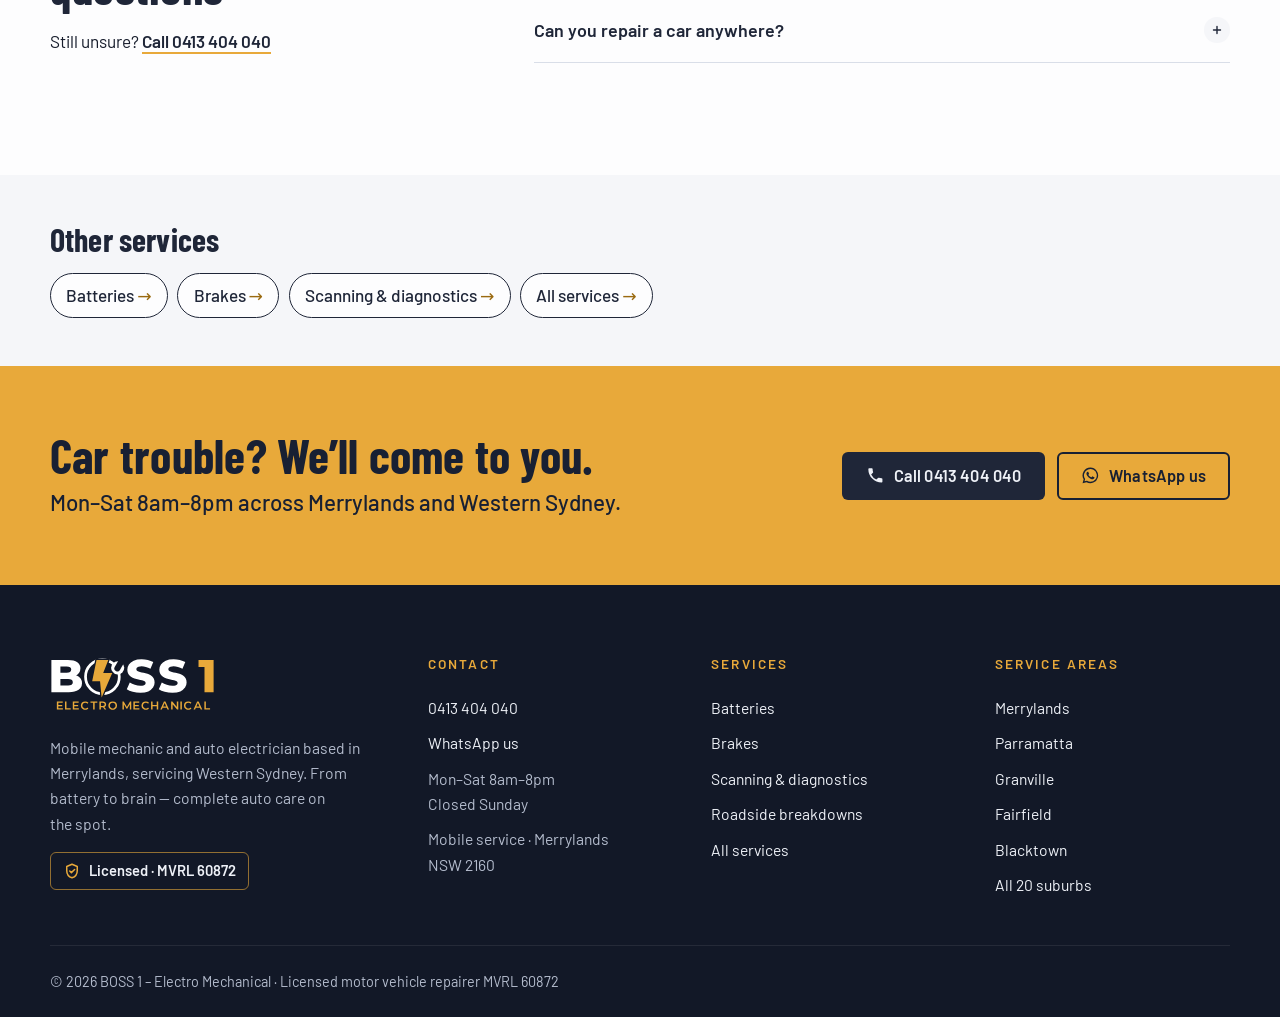
<file: roadside-assistance-western-sydney.html>
<!DOCTYPE html>
<html lang="en-AU">
<head>
<meta charset="utf-8">
<meta name="viewport" content="width=device-width, initial-scale=1">
<title>Mobile Roadside Mechanic Western Sydney | BOSS 1</title>
<meta name="description" content="Broken down in Western Sydney? Call BOSS 1 for flat batteries, starting problems, flat tyres and breakdowns. Mon–Sat 8am–8pm. Call 0413 404 040.">
<link rel="canonical" href="https://boss1electromechanic-au.com/roadside-assistance-western-sydney">
<meta name="theme-color" content="#1f2638">
<meta property="og:site_name" content="BOSS 1 – Electro Mechanical">
<meta property="og:type" content="website">
<meta property="og:locale" content="en_AU">
<meta property="og:title" content="Mobile Roadside Mechanic Western Sydney | BOSS 1">
<meta property="og:description" content="Broken down in Western Sydney? Call BOSS 1 for flat batteries, starting problems, flat tyres and breakdowns. Mon–Sat 8am–8pm. Call 0413 404 040.">
<meta property="og:url" content="https://boss1electromechanic-au.com/roadside-assistance-western-sydney">
<meta property="og:image" content="https://boss1electromechanic-au.com/assets/img/brand/og-image.png">
<meta name="twitter:card" content="summary_large_image">
<link rel="icon" href="/assets/img/brand/favicon.svg" type="image/svg+xml">
<link rel="icon" href="/assets/img/brand/favicon-32.png" sizes="32x32" type="image/png">
<link rel="apple-touch-icon" href="/assets/img/brand/apple-touch-icon.png">
<link rel="preconnect" href="https://fonts.googleapis.com">
<link rel="preconnect" href="https://fonts.gstatic.com" crossorigin>
<link href="https://fonts.googleapis.com/css2?family=Barlow+Condensed:wght@600;700;800&family=Barlow:wght@400;500;600;700&display=swap" rel="stylesheet">
<link rel="stylesheet" href="/assets/css/styles.css">
<script type="application/ld+json">{"@context":"https://schema.org","@graph":[{"@type":"AutoRepair","@id":"https://boss1electromechanic-au.com/#business","name":"BOSS 1 – Electro Mechanical","url":"https://boss1electromechanic-au.com/","telephone":"+61413404040","image":"https://boss1electromechanic-au.com/assets/img/brand/og-image.png","logo":"https://boss1electromechanic-au.com/assets/img/brand/boss1-logo-square.png","description":"Licensed mobile mechanic and auto electrician (MVRL 60872) based in Merrylands NSW, servicing 20 suburbs across Western Sydney.","address":{"@type":"PostalAddress","addressLocality":"Merrylands","addressRegion":"NSW","postalCode":"2160","addressCountry":"AU"},"areaServed":[{"@type":"Place","name":"Merrylands, NSW"},{"@type":"Place","name":"Parramatta, NSW"},{"@type":"Place","name":"Granville, NSW"},{"@type":"Place","name":"Guildford, NSW"},{"@type":"Place","name":"Fairfield, NSW"},{"@type":"Place","name":"Blacktown, NSW"},{"@type":"Place","name":"Auburn, NSW"},{"@type":"Place","name":"Wentworthville, NSW"},{"@type":"Place","name":"Westmead, NSW"},{"@type":"Place","name":"Greystanes, NSW"},{"@type":"Place","name":"Liverpool, NSW"},{"@type":"Place","name":"Bankstown, NSW"},{"@type":"Place","name":"Penrith, NSW"},{"@type":"Place","name":"Castle Hill, NSW"},{"@type":"Place","name":"Ryde, NSW"},{"@type":"Place","name":"Baulkham Hills, NSW"},{"@type":"Place","name":"Seven Hills, NSW"},{"@type":"Place","name":"Cabramatta, NSW"},{"@type":"Place","name":"Lidcombe, NSW"},{"@type":"Place","name":"Mount Druitt, NSW"}],"openingHoursSpecification":[{"@type":"OpeningHoursSpecification","dayOfWeek":["Monday","Tuesday","Wednesday","Thursday","Friday","Saturday"],"opens":"08:00","closes":"20:00"}]},{"@type":"WebSite","@id":"https://boss1electromechanic-au.com/#website","url":"https://boss1electromechanic-au.com/","name":"BOSS 1 – Electro Mechanical","publisher":{"@id":"https://boss1electromechanic-au.com/#business"}},{"@type":"BreadcrumbList","itemListElement":[{"@type":"ListItem","position":1,"name":"Home","item":"https://boss1electromechanic-au.com/"},{"@type":"ListItem","position":2,"name":"Services","item":"https://boss1electromechanic-au.com/services"},{"@type":"ListItem","position":3,"name":"Roadside breakdowns","item":"https://boss1electromechanic-au.com/roadside-assistance-western-sydney"}]}]}</script>
</head>
<body>
<a class="skip-link" href="#main">Skip to content</a>
<div class="topbar"><div class="wrap topbar__inner"><span>Licensed motor vehicle repairer · <strong>MVRL 60872</strong></span><span>Mon–Sat 8am–8pm · Merrylands &amp; Western Sydney</span></div></div>
<header class="site-header">
  <div class="wrap site-header__inner">
    <a class="brand" href="/" aria-label="BOSS 1 – Electro Mechanical home"><img src="/assets/img/brand/boss1-logo-on-dark.svg" alt="BOSS 1 – Electro Mechanical" width="153" height="50"></a>
    <nav class="nav" id="site-nav" aria-label="Main"><a href="/">Home</a><a href="/services" aria-current="page">Services</a><a href="/service-areas">Service areas</a><a href="/contact">Contact</a></nav>
    <a class="btn btn--gold header-call" href="tel:+61413404040"><svg viewBox="0 0 24 24" fill="currentColor" aria-hidden="true"><path d="M6.6 10.8a15.1 15.1 0 0 0 6.6 6.6l2.2-2.2a1 1 0 0 1 1-.25 11.4 11.4 0 0 0 3.6.57 1 1 0 0 1 1 1V20a1 1 0 0 1-1 1A17 17 0 0 1 3 4a1 1 0 0 1 1-1h3.5a1 1 0 0 1 1 1c0 1.25.2 2.45.57 3.6a1 1 0 0 1-.25 1z"/></svg>Call 0413 404 040</a>
    <a class="header-phone" href="tel:+61413404040" aria-label="Call 0413 404 040"><svg viewBox="0 0 24 24" fill="currentColor" aria-hidden="true"><path d="M6.6 10.8a15.1 15.1 0 0 0 6.6 6.6l2.2-2.2a1 1 0 0 1 1-.25 11.4 11.4 0 0 0 3.6.57 1 1 0 0 1 1 1V20a1 1 0 0 1-1 1A17 17 0 0 1 3 4a1 1 0 0 1 1-1h3.5a1 1 0 0 1 1 1c0 1.25.2 2.45.57 3.6a1 1 0 0 1-.25 1z"/></svg></a>
    <button class="menu-toggle" type="button" aria-controls="site-nav" aria-expanded="false" aria-label="Menu"><svg viewBox="0 0 24 24" fill="none" stroke="currentColor" stroke-width="2" stroke-linecap="round" aria-hidden="true"><path d="M4 7h16M4 12h16M4 17h16"/></svg></button>
  </div>
</header>
<main id="main">
<section class="page-hero page-hero--photo">
  <div class="wrap page-hero__inner">
    <div>
      <ol class="crumbs" aria-label="Breadcrumb"><li><a href="/">Home</a></li><li><a href="/services">Services</a></li><li aria-current="page">Roadside breakdowns</li></ol>
      <span class="eyebrow">Roadside breakdowns</span>
      <h1>Broken down? We’ll come to you</h1>
      <p class="lead">Call with your location. Mon–Sat 8am–8pm we come out to flat batteries, starting problems, flat tyres and other breakdowns across 20 suburbs.</p>
      <div class="page-hero__actions"><a class="btn btn--gold" href="tel:+61413404040"><svg viewBox="0 0 24 24" fill="currentColor" aria-hidden="true"><path d="M6.6 10.8a15.1 15.1 0 0 0 6.6 6.6l2.2-2.2a1 1 0 0 1 1-.25 11.4 11.4 0 0 0 3.6.57 1 1 0 0 1 1 1V20a1 1 0 0 1-1 1A17 17 0 0 1 3 4a1 1 0 0 1 1-1h3.5a1 1 0 0 1 1 1c0 1.25.2 2.45.57 3.6a1 1 0 0 1-.25 1z"/></svg>Call 0413 404 040</a><a class="btn btn--ghost" href="https://wa.me/61413404040?text=Hi%20BOSS%201%2C%20I%20need%20a%20mobile%20mechanic." target="_blank" rel="noopener"><svg viewBox="0 0 24 24" fill="currentColor" aria-hidden="true"><path d="M12 2a10 10 0 0 0-8.6 15.1L2 22l5-1.3A10 10 0 1 0 12 2zm0 18.2a8.2 8.2 0 0 1-4.2-1.2l-.3-.2-3 .8.8-2.9-.2-.3A8.2 8.2 0 1 1 12 20.2zm4.5-6.1c-.25-.12-1.47-.72-1.7-.8s-.39-.13-.56.12-.64.8-.79.97-.29.19-.54.06a6.7 6.7 0 0 1-2-1.22 7.4 7.4 0 0 1-1.37-1.7c-.14-.25 0-.38.11-.5l.37-.43a1.7 1.7 0 0 0 .25-.42.46.46 0 0 0 0-.43c-.06-.12-.56-1.35-.77-1.85s-.4-.42-.56-.43h-.48a.92.92 0 0 0-.67.31 2.8 2.8 0 0 0-.87 2.08 4.9 4.9 0 0 0 1 2.6 11.2 11.2 0 0 0 4.3 3.8c1.6.7 2.24.75 3.05.63a2.6 2.6 0 0 0 1.7-1.2 2.1 2.1 0 0 0 .15-1.2c-.06-.1-.22-.17-.47-.29z"/></svg>WhatsApp us</a></div>
    </div>
    <div class="page-hero__photo"><img src="/assets/img/photos/service-roadside.jpg" alt="Warning triangle on the side of a road" width="1600" height="1067"></div>
  </div>
</section>
<div class="road" aria-hidden="true"></div>

<section class="section" aria-label="Roadside breakdowns details">
  <div class="wrap two-col">
    <div>
      <div class="split" style="align-items:start;gap:2.5rem"><div><h2 style="font-size:var(--step-2)">We can help with</h2><ul class="checks checks--one"><li>Flat or dead batteries</li><li>Car won’t start</li><li>Flat tyres</li><li>Warning lights and electrical faults</li><li>Overheating and other breakdowns</li></ul></div><div><h2 style="font-size:var(--step-2)">What to tell us</h2><ul class="checks checks--one"><li>Your exact location</li><li>Whether the car is somewhere safe</li><li>Make, model and year</li><li>What happened and any warning lights</li></ul></div></div>
      <div class="notice" style="margin-top:2.5rem"><h2>First, get safe</h2><p>Pull over well away from traffic, put your hazards on and wait somewhere safe. If anyone is in danger, call 000.</p></div>
    </div>
    <aside class="side-panel" aria-label="Book">
      <h2>Need this sorted?</h2>
      <ul class="info">
        <li><svg viewBox="0 0 24 24" fill="none" stroke="currentColor" stroke-width="2" stroke-linecap="round" aria-hidden="true"><circle cx="12" cy="12" r="9"/><path d="M12 7v5l3 2"/></svg><div><strong>Mon–Sat 8am–8pm</strong><span>Closed Sunday</span></div></li>
        <li><svg viewBox="0 0 24 24" fill="none" stroke="currentColor" stroke-width="2" stroke-linecap="round" stroke-linejoin="round" aria-hidden="true"><path d="M12 21s-7-6.1-7-11.5a7 7 0 0 1 14 0C19 14.9 12 21 12 21z"/><circle cx="12" cy="9.5" r="2.5"/></svg><div><strong>We come to you</strong><span>20 suburbs across Western Sydney</span></div></li>
        <li><svg viewBox="0 0 24 24" fill="none" stroke="currentColor" stroke-width="2" stroke-linecap="round" stroke-linejoin="round" aria-hidden="true"><path d="M12 3l7 3v5.5c0 4.4-3 8.2-7 9.5-4-1.3-7-5.1-7-9.5V6z"/><path d="M9 12l2.2 2.2L15.5 10"/></svg><div><strong>Licensed · MVRL 60872</strong><span>NSW motor vehicle repairer</span></div></li>
      </ul>
      <a class="btn btn--gold" href="tel:+61413404040"><svg viewBox="0 0 24 24" fill="currentColor" aria-hidden="true"><path d="M6.6 10.8a15.1 15.1 0 0 0 6.6 6.6l2.2-2.2a1 1 0 0 1 1-.25 11.4 11.4 0 0 0 3.6.57 1 1 0 0 1 1 1V20a1 1 0 0 1-1 1A17 17 0 0 1 3 4a1 1 0 0 1 1-1h3.5a1 1 0 0 1 1 1c0 1.25.2 2.45.57 3.6a1 1 0 0 1-.25 1z"/></svg>Call 0413 404 040</a>
      <a class="btn btn--ghost" href="https://wa.me/61413404040?text=Hi%20BOSS%201%2C%20I%20need%20help%20with%3A%20roadside%20breakdowns" target="_blank" rel="noopener"><svg viewBox="0 0 24 24" fill="currentColor" aria-hidden="true"><path d="M12 2a10 10 0 0 0-8.6 15.1L2 22l5-1.3A10 10 0 1 0 12 2zm0 18.2a8.2 8.2 0 0 1-4.2-1.2l-.3-.2-3 .8.8-2.9-.2-.3A8.2 8.2 0 1 1 12 20.2zm4.5-6.1c-.25-.12-1.47-.72-1.7-.8s-.39-.13-.56.12-.64.8-.79.97-.29.19-.54.06a6.7 6.7 0 0 1-2-1.22 7.4 7.4 0 0 1-1.37-1.7c-.14-.25 0-.38.11-.5l.37-.43a1.7 1.7 0 0 0 .25-.42.46.46 0 0 0 0-.43c-.06-.12-.56-1.35-.77-1.85s-.4-.42-.56-.43h-.48a.92.92 0 0 0-.67.31 2.8 2.8 0 0 0-.87 2.08 4.9 4.9 0 0 0 1 2.6 11.2 11.2 0 0 0 4.3 3.8c1.6.7 2.24.75 3.05.63a2.6 2.6 0 0 0 1.7-1.2 2.1 2.1 0 0 0 .15-1.2c-.06-.1-.22-.17-.47-.29z"/></svg>WhatsApp us</a>
    </aside>
  </div>
</section>
<section class="section" aria-labelledby="faq-title">
  <div class="wrap faq">
    <div><span class="eyebrow">FAQ</span><h2 id="faq-title">Roadside breakdowns: questions</h2><p>Still unsure? <a class="text-link" href="tel:+61413404040">Call 0413 404 040</a></p></div>
    <div class="faq__list"><details><summary>Are you available 24/7?</summary><p>No. Our hours are Monday to Saturday, 8am–8pm. Outside those hours, call 0413 404 040 to check if we can help.</p></details><details><summary>What should I tell you after a breakdown?</summary><p>Your exact location, whether the car is somewhere safe, the make and model, and what happened.</p></details><details><summary>Can you repair a car anywhere?</summary><p>Where it’s safe to work, yes. If the location isn’t safe or the job needs a workshop, we’ll tell you and help with next steps.</p></details></div>
  </div>
</section>

<section class="section section--paper" style="padding-block:3rem" aria-label="Other services">
  <div class="wrap"><h2 style="font-size:var(--step-2)">Other services</h2><ul class="chips"><li><a href="/car-battery-service-western-sydney">Batteries</a></li><li><a href="/brake-service-western-sydney">Brakes</a></li><li><a href="/engine-diagnostics-western-sydney">Scanning & diagnostics</a></li><li><a href="/services">All services</a></li></ul></div>
</section>
<section class="cta-band" aria-label="Book now">
  <div class="wrap cta-band__inner">
    <div><h2>Car trouble? We’ll come to you.</h2><p>Mon–Sat 8am–8pm across Merrylands and Western Sydney.</p></div>
    <div class="cta-band__actions">
      <a class="btn btn--navy" href="tel:+61413404040"><svg viewBox="0 0 24 24" fill="currentColor" aria-hidden="true"><path d="M6.6 10.8a15.1 15.1 0 0 0 6.6 6.6l2.2-2.2a1 1 0 0 1 1-.25 11.4 11.4 0 0 0 3.6.57 1 1 0 0 1 1 1V20a1 1 0 0 1-1 1A17 17 0 0 1 3 4a1 1 0 0 1 1-1h3.5a1 1 0 0 1 1 1c0 1.25.2 2.45.57 3.6a1 1 0 0 1-.25 1z"/></svg>Call 0413 404 040</a>
      <a class="btn btn--outline" href="https://wa.me/61413404040?text=Hi%20BOSS%201%2C%20I%20need%20a%20mobile%20mechanic." target="_blank" rel="noopener"><svg viewBox="0 0 24 24" fill="currentColor" aria-hidden="true"><path d="M12 2a10 10 0 0 0-8.6 15.1L2 22l5-1.3A10 10 0 1 0 12 2zm0 18.2a8.2 8.2 0 0 1-4.2-1.2l-.3-.2-3 .8.8-2.9-.2-.3A8.2 8.2 0 1 1 12 20.2zm4.5-6.1c-.25-.12-1.47-.72-1.7-.8s-.39-.13-.56.12-.64.8-.79.97-.29.19-.54.06a6.7 6.7 0 0 1-2-1.22 7.4 7.4 0 0 1-1.37-1.7c-.14-.25 0-.38.11-.5l.37-.43a1.7 1.7 0 0 0 .25-.42.46.46 0 0 0 0-.43c-.06-.12-.56-1.35-.77-1.85s-.4-.42-.56-.43h-.48a.92.92 0 0 0-.67.31 2.8 2.8 0 0 0-.87 2.08 4.9 4.9 0 0 0 1 2.6 11.2 11.2 0 0 0 4.3 3.8c1.6.7 2.24.75 3.05.63a2.6 2.6 0 0 0 1.7-1.2 2.1 2.1 0 0 0 .15-1.2c-.06-.1-.22-.17-.47-.29z"/></svg>WhatsApp us</a>
    </div>
  </div>
</section>
</main>
<footer class="site-footer">
  <div class="wrap site-footer__grid">
    <div>
      <img src="/assets/img/brand/boss1-logo-on-dark.svg" alt="BOSS 1 – Electro Mechanical" width="165" height="54" loading="lazy">
      <p>Mobile mechanic and auto electrician based in Merrylands, servicing Western Sydney. From battery to brain — complete auto care on the spot.</p>
      <span class="badge"><svg viewBox="0 0 24 24" fill="none" stroke="currentColor" stroke-width="2" stroke-linecap="round" stroke-linejoin="round" aria-hidden="true"><path d="M12 3l7 3v5.5c0 4.4-3 8.2-7 9.5-4-1.3-7-5.1-7-9.5V6z"/><path d="M9 12l2.2 2.2L15.5 10"/></svg>Licensed · MVRL 60872</span>
    </div>
    <div>
      <h2>Contact</h2>
      <ul>
        <li><a href="tel:+61413404040">0413 404 040</a></li>
        <li><a href="https://wa.me/61413404040?text=Hi%20BOSS%201%2C%20I%20need%20a%20mobile%20mechanic." target="_blank" rel="noopener">WhatsApp us</a></li>
        <li>Mon–Sat 8am–8pm<br>Closed Sunday</li>
        <li>Mobile service · Merrylands NSW 2160</li>
      </ul>
    </div>
    <div>
      <h2>Services</h2>
      <ul><li><a href="/car-battery-service-western-sydney">Batteries</a></li><li><a href="/brake-service-western-sydney">Brakes</a></li><li><a href="/engine-diagnostics-western-sydney">Scanning & diagnostics</a></li><li><a href="/roadside-assistance-western-sydney">Roadside breakdowns</a></li><li><a href="/services">All services</a></li></ul>
    </div>
    <div>
      <h2>Service areas</h2>
      <ul><li><a href="/merrylands-mobile-mechanic">Merrylands</a></li><li><a href="/parramatta-mobile-mechanic">Parramatta</a></li><li><a href="/granville-mobile-mechanic">Granville</a></li><li><a href="/fairfield-mobile-mechanic">Fairfield</a></li><li><a href="/blacktown-mobile-mechanic">Blacktown</a></li><li><a href="/service-areas">All 20 suburbs</a></li></ul>
    </div>
  </div>
  <div class="wrap site-footer__bottom">
    <span>© <span class="js-year">2026</span> BOSS 1 – Electro Mechanical · Licensed motor vehicle repairer MVRL 60872</span>
    
  </div>
</footer>
<div class="action-bar" role="region" aria-label="Quick contact">
  <a class="btn btn--gold" href="tel:+61413404040"><svg viewBox="0 0 24 24" fill="currentColor" aria-hidden="true"><path d="M6.6 10.8a15.1 15.1 0 0 0 6.6 6.6l2.2-2.2a1 1 0 0 1 1-.25 11.4 11.4 0 0 0 3.6.57 1 1 0 0 1 1 1V20a1 1 0 0 1-1 1A17 17 0 0 1 3 4a1 1 0 0 1 1-1h3.5a1 1 0 0 1 1 1c0 1.25.2 2.45.57 3.6a1 1 0 0 1-.25 1z"/></svg>Call now</a>
  <a class="btn btn--ghost" href="https://wa.me/61413404040?text=Hi%20BOSS%201%2C%20I%20need%20a%20mobile%20mechanic." target="_blank" rel="noopener"><svg viewBox="0 0 24 24" fill="currentColor" aria-hidden="true"><path d="M12 2a10 10 0 0 0-8.6 15.1L2 22l5-1.3A10 10 0 1 0 12 2zm0 18.2a8.2 8.2 0 0 1-4.2-1.2l-.3-.2-3 .8.8-2.9-.2-.3A8.2 8.2 0 1 1 12 20.2zm4.5-6.1c-.25-.12-1.47-.72-1.7-.8s-.39-.13-.56.12-.64.8-.79.97-.29.19-.54.06a6.7 6.7 0 0 1-2-1.22 7.4 7.4 0 0 1-1.37-1.7c-.14-.25 0-.38.11-.5l.37-.43a1.7 1.7 0 0 0 .25-.42.46.46 0 0 0 0-.43c-.06-.12-.56-1.35-.77-1.85s-.4-.42-.56-.43h-.48a.92.92 0 0 0-.67.31 2.8 2.8 0 0 0-.87 2.08 4.9 4.9 0 0 0 1 2.6 11.2 11.2 0 0 0 4.3 3.8c1.6.7 2.24.75 3.05.63a2.6 2.6 0 0 0 1.7-1.2 2.1 2.1 0 0 0 .15-1.2c-.06-.1-.22-.17-.47-.29z"/></svg>WhatsApp</a>
</div>
<script src="/assets/js/main.js" defer></script>
</body>
</html>
</file>
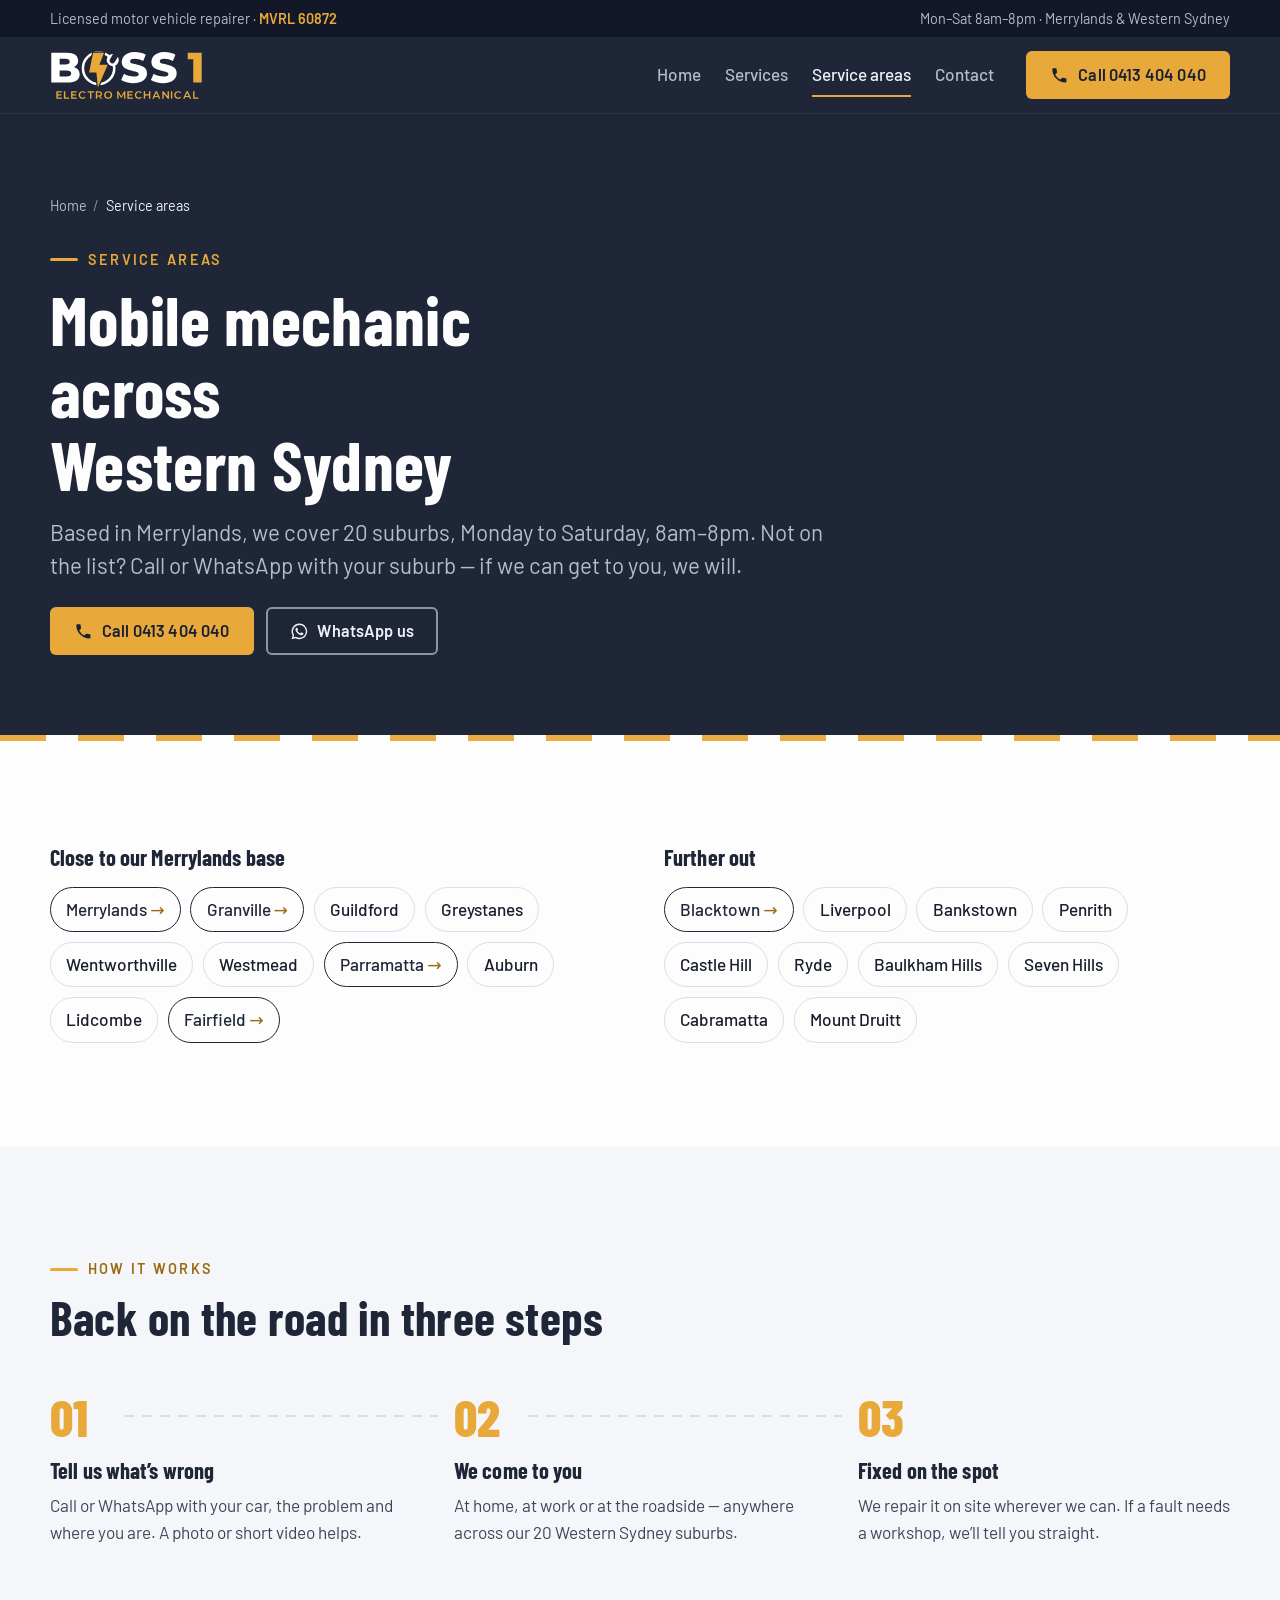
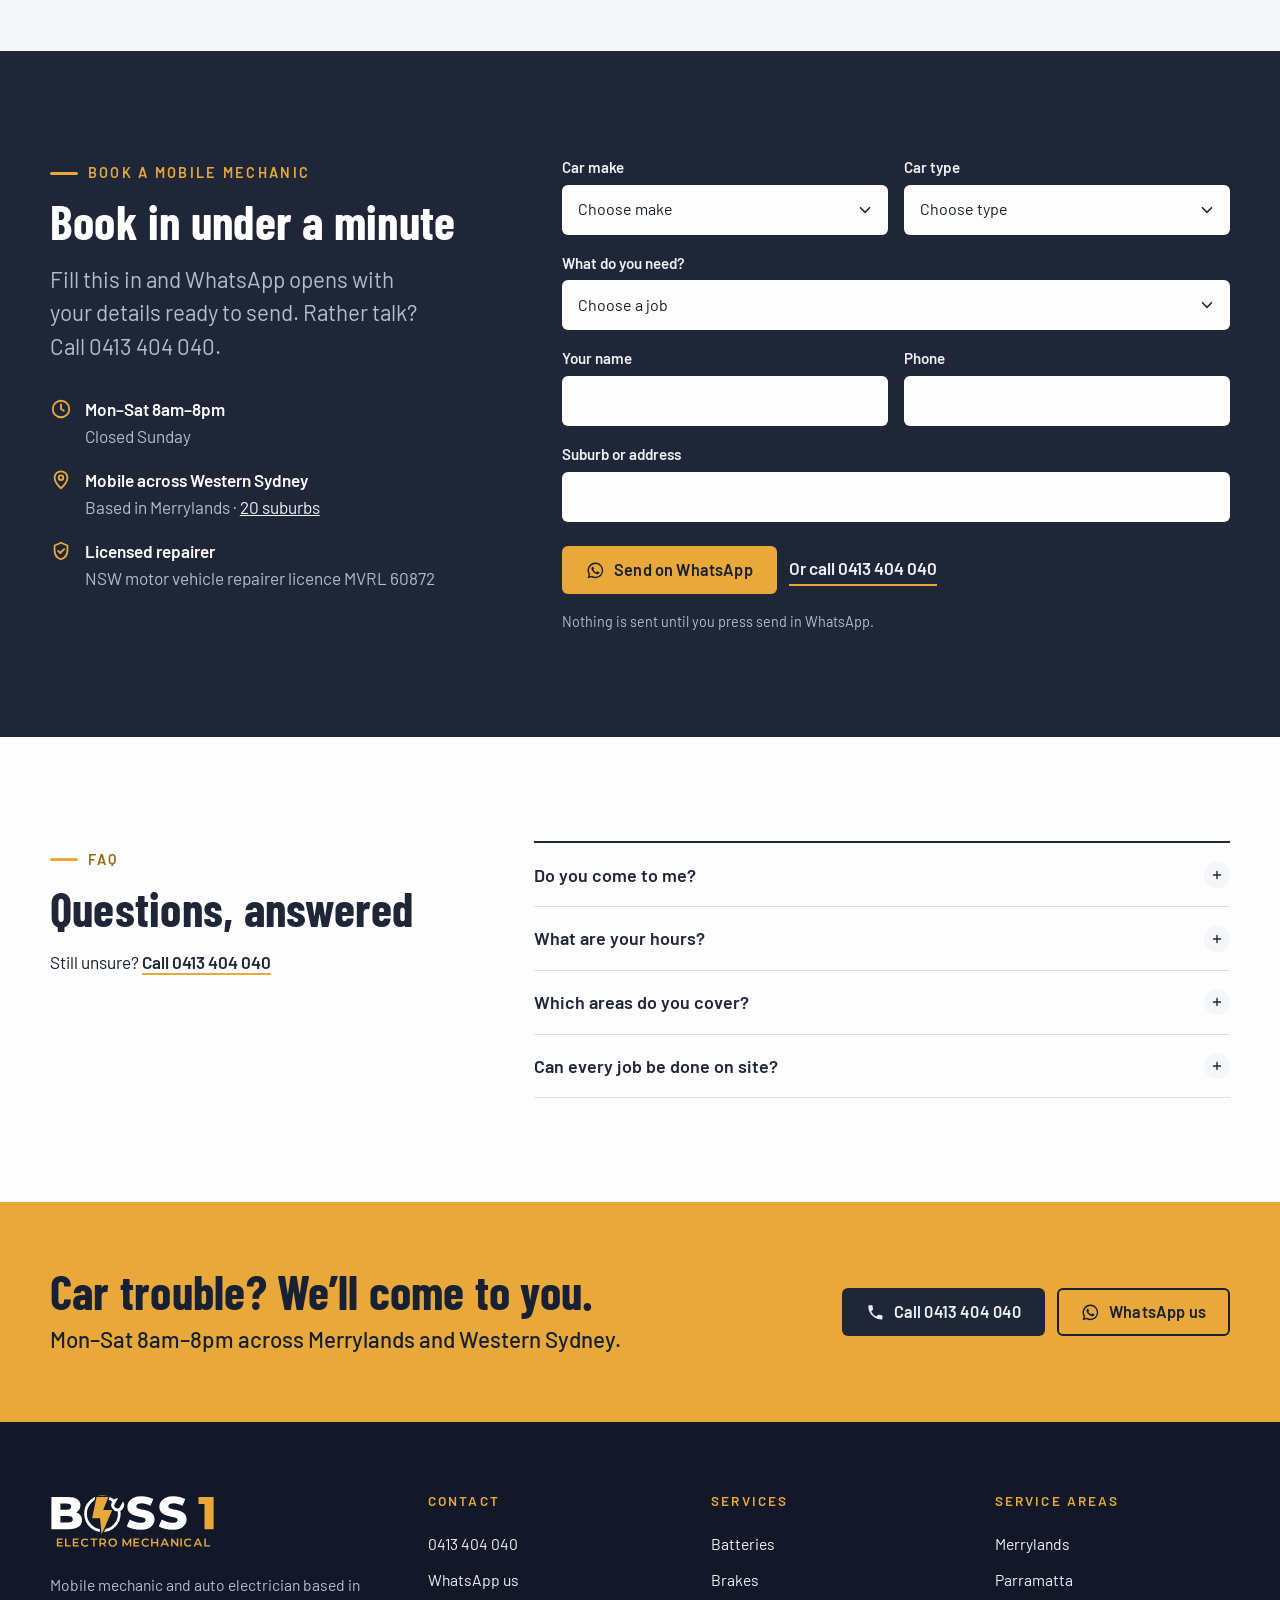
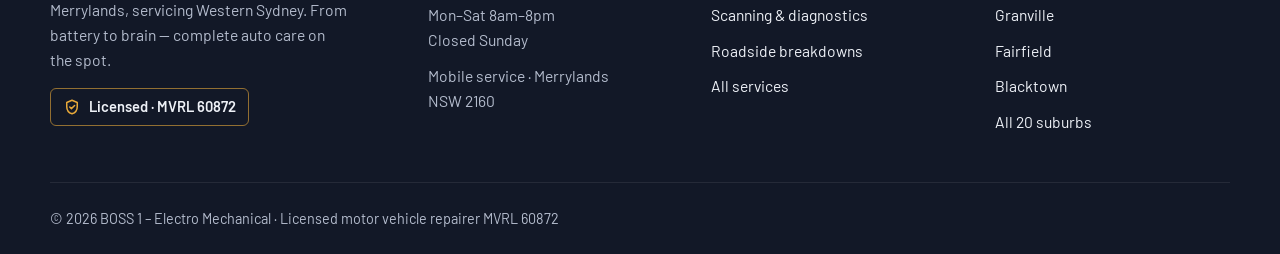
<file: service-areas.html>
<!DOCTYPE html>
<html lang="en-AU">
<head>
<meta charset="utf-8">
<meta name="viewport" content="width=device-width, initial-scale=1">
<title>Service Areas | Mobile Mechanic Western Sydney | BOSS 1</title>
<meta name="description" content="BOSS 1 is a mobile mechanic based in Merrylands covering 20 Western Sydney suburbs, from Parramatta and Granville to Penrith, Liverpool and Castle Hill. Mon–Sat 8am–8pm.">
<link rel="canonical" href="https://boss1electromechanic-au.com/service-areas">
<meta name="theme-color" content="#1f2638">
<meta property="og:site_name" content="BOSS 1 – Electro Mechanical">
<meta property="og:type" content="website">
<meta property="og:locale" content="en_AU">
<meta property="og:title" content="Service Areas | Mobile Mechanic Western Sydney | BOSS 1">
<meta property="og:description" content="BOSS 1 is a mobile mechanic based in Merrylands covering 20 Western Sydney suburbs, from Parramatta and Granville to Penrith, Liverpool and Castle Hill. Mon–Sat 8am–8pm.">
<meta property="og:url" content="https://boss1electromechanic-au.com/service-areas">
<meta property="og:image" content="https://boss1electromechanic-au.com/assets/img/brand/og-image.png">
<meta name="twitter:card" content="summary_large_image">
<link rel="icon" href="/assets/img/brand/favicon.svg" type="image/svg+xml">
<link rel="icon" href="/assets/img/brand/favicon-32.png" sizes="32x32" type="image/png">
<link rel="apple-touch-icon" href="/assets/img/brand/apple-touch-icon.png">
<link rel="preconnect" href="https://fonts.googleapis.com">
<link rel="preconnect" href="https://fonts.gstatic.com" crossorigin>
<link href="https://fonts.googleapis.com/css2?family=Barlow+Condensed:wght@600;700;800&family=Barlow:wght@400;500;600;700&display=swap" rel="stylesheet">
<link rel="stylesheet" href="/assets/css/styles.css">
<script type="application/ld+json">{"@context":"https://schema.org","@graph":[{"@type":"AutoRepair","@id":"https://boss1electromechanic-au.com/#business","name":"BOSS 1 – Electro Mechanical","url":"https://boss1electromechanic-au.com/","telephone":"+61413404040","image":"https://boss1electromechanic-au.com/assets/img/brand/og-image.png","logo":"https://boss1electromechanic-au.com/assets/img/brand/boss1-logo-square.png","description":"Licensed mobile mechanic and auto electrician (MVRL 60872) based in Merrylands NSW, servicing 20 suburbs across Western Sydney.","address":{"@type":"PostalAddress","addressLocality":"Merrylands","addressRegion":"NSW","postalCode":"2160","addressCountry":"AU"},"areaServed":[{"@type":"Place","name":"Merrylands, NSW"},{"@type":"Place","name":"Parramatta, NSW"},{"@type":"Place","name":"Granville, NSW"},{"@type":"Place","name":"Guildford, NSW"},{"@type":"Place","name":"Fairfield, NSW"},{"@type":"Place","name":"Blacktown, NSW"},{"@type":"Place","name":"Auburn, NSW"},{"@type":"Place","name":"Wentworthville, NSW"},{"@type":"Place","name":"Westmead, NSW"},{"@type":"Place","name":"Greystanes, NSW"},{"@type":"Place","name":"Liverpool, NSW"},{"@type":"Place","name":"Bankstown, NSW"},{"@type":"Place","name":"Penrith, NSW"},{"@type":"Place","name":"Castle Hill, NSW"},{"@type":"Place","name":"Ryde, NSW"},{"@type":"Place","name":"Baulkham Hills, NSW"},{"@type":"Place","name":"Seven Hills, NSW"},{"@type":"Place","name":"Cabramatta, NSW"},{"@type":"Place","name":"Lidcombe, NSW"},{"@type":"Place","name":"Mount Druitt, NSW"}],"openingHoursSpecification":[{"@type":"OpeningHoursSpecification","dayOfWeek":["Monday","Tuesday","Wednesday","Thursday","Friday","Saturday"],"opens":"08:00","closes":"20:00"}]},{"@type":"WebSite","@id":"https://boss1electromechanic-au.com/#website","url":"https://boss1electromechanic-au.com/","name":"BOSS 1 – Electro Mechanical","publisher":{"@id":"https://boss1electromechanic-au.com/#business"}},{"@type":"BreadcrumbList","itemListElement":[{"@type":"ListItem","position":1,"name":"Home","item":"https://boss1electromechanic-au.com/"},{"@type":"ListItem","position":2,"name":"Service areas","item":"https://boss1electromechanic-au.com/service-areas"}]}]}</script>
</head>
<body>
<a class="skip-link" href="#main">Skip to content</a>
<div class="topbar"><div class="wrap topbar__inner"><span>Licensed motor vehicle repairer · <strong>MVRL 60872</strong></span><span>Mon–Sat 8am–8pm · Merrylands &amp; Western Sydney</span></div></div>
<header class="site-header">
  <div class="wrap site-header__inner">
    <a class="brand" href="/" aria-label="BOSS 1 – Electro Mechanical home"><img src="/assets/img/brand/boss1-logo-on-dark.svg" alt="BOSS 1 – Electro Mechanical" width="153" height="50"></a>
    <nav class="nav" id="site-nav" aria-label="Main"><a href="/">Home</a><a href="/services">Services</a><a href="/service-areas" aria-current="page">Service areas</a><a href="/contact">Contact</a></nav>
    <a class="btn btn--gold header-call" href="tel:+61413404040"><svg viewBox="0 0 24 24" fill="currentColor" aria-hidden="true"><path d="M6.6 10.8a15.1 15.1 0 0 0 6.6 6.6l2.2-2.2a1 1 0 0 1 1-.25 11.4 11.4 0 0 0 3.6.57 1 1 0 0 1 1 1V20a1 1 0 0 1-1 1A17 17 0 0 1 3 4a1 1 0 0 1 1-1h3.5a1 1 0 0 1 1 1c0 1.25.2 2.45.57 3.6a1 1 0 0 1-.25 1z"/></svg>Call 0413 404 040</a>
    <a class="header-phone" href="tel:+61413404040" aria-label="Call 0413 404 040"><svg viewBox="0 0 24 24" fill="currentColor" aria-hidden="true"><path d="M6.6 10.8a15.1 15.1 0 0 0 6.6 6.6l2.2-2.2a1 1 0 0 1 1-.25 11.4 11.4 0 0 0 3.6.57 1 1 0 0 1 1 1V20a1 1 0 0 1-1 1A17 17 0 0 1 3 4a1 1 0 0 1 1-1h3.5a1 1 0 0 1 1 1c0 1.25.2 2.45.57 3.6a1 1 0 0 1-.25 1z"/></svg></a>
    <button class="menu-toggle" type="button" aria-controls="site-nav" aria-expanded="false" aria-label="Menu"><svg viewBox="0 0 24 24" fill="none" stroke="currentColor" stroke-width="2" stroke-linecap="round" aria-hidden="true"><path d="M4 7h16M4 12h16M4 17h16"/></svg></button>
  </div>
</header>
<main id="main">
<section class="page-hero">
  <div class="wrap page-hero__inner">
    <div>
      <ol class="crumbs" aria-label="Breadcrumb"><li><a href="/">Home</a></li><li aria-current="page">Service areas</li></ol>
      <span class="eyebrow">Service areas</span>
      <h1>Mobile mechanic across Western Sydney</h1>
      <p class="lead">Based in Merrylands, we cover 20 suburbs, Monday to Saturday, 8am–8pm. Not on the list? Call or WhatsApp with your suburb — if we can get to you, we will.</p>
      <div class="page-hero__actions"><a class="btn btn--gold" href="tel:+61413404040"><svg viewBox="0 0 24 24" fill="currentColor" aria-hidden="true"><path d="M6.6 10.8a15.1 15.1 0 0 0 6.6 6.6l2.2-2.2a1 1 0 0 1 1-.25 11.4 11.4 0 0 0 3.6.57 1 1 0 0 1 1 1V20a1 1 0 0 1-1 1A17 17 0 0 1 3 4a1 1 0 0 1 1-1h3.5a1 1 0 0 1 1 1c0 1.25.2 2.45.57 3.6a1 1 0 0 1-.25 1z"/></svg>Call 0413 404 040</a><a class="btn btn--ghost" href="https://wa.me/61413404040?text=Hi%20BOSS%201%2C%20I%20need%20a%20mobile%20mechanic." target="_blank" rel="noopener"><svg viewBox="0 0 24 24" fill="currentColor" aria-hidden="true"><path d="M12 2a10 10 0 0 0-8.6 15.1L2 22l5-1.3A10 10 0 1 0 12 2zm0 18.2a8.2 8.2 0 0 1-4.2-1.2l-.3-.2-3 .8.8-2.9-.2-.3A8.2 8.2 0 1 1 12 20.2zm4.5-6.1c-.25-.12-1.47-.72-1.7-.8s-.39-.13-.56.12-.64.8-.79.97-.29.19-.54.06a6.7 6.7 0 0 1-2-1.22 7.4 7.4 0 0 1-1.37-1.7c-.14-.25 0-.38.11-.5l.37-.43a1.7 1.7 0 0 0 .25-.42.46.46 0 0 0 0-.43c-.06-.12-.56-1.35-.77-1.85s-.4-.42-.56-.43h-.48a.92.92 0 0 0-.67.31 2.8 2.8 0 0 0-.87 2.08 4.9 4.9 0 0 0 1 2.6 11.2 11.2 0 0 0 4.3 3.8c1.6.7 2.24.75 3.05.63a2.6 2.6 0 0 0 1.7-1.2 2.1 2.1 0 0 0 .15-1.2c-.06-.1-.22-.17-.47-.29z"/></svg>WhatsApp us</a></div>
    </div>
    
  </div>
</section>
<div class="road" aria-hidden="true"></div>

<section class="section" aria-label="Suburbs">
  <div class="wrap area-columns">
    <div><h3>Close to our Merrylands base</h3><ul class="chips"><li><a href="/merrylands-mobile-mechanic">Merrylands</a></li><li><a href="/granville-mobile-mechanic">Granville</a></li><li><span>Guildford</span></li><li><span>Greystanes</span></li><li><span>Wentworthville</span></li><li><span>Westmead</span></li><li><a href="/parramatta-mobile-mechanic">Parramatta</a></li><li><span>Auburn</span></li><li><span>Lidcombe</span></li><li><a href="/fairfield-mobile-mechanic">Fairfield</a></li></ul></div>
    <div><h3>Further out</h3><ul class="chips"><li><a href="/blacktown-mobile-mechanic">Blacktown</a></li><li><span>Liverpool</span></li><li><span>Bankstown</span></li><li><span>Penrith</span></li><li><span>Castle Hill</span></li><li><span>Ryde</span></li><li><span>Baulkham Hills</span></li><li><span>Seven Hills</span></li><li><span>Cabramatta</span></li><li><span>Mount Druitt</span></li></ul></div>
  </div>
</section>
<section class="section section--paper" aria-labelledby="how-title">
  <div class="wrap">
    <div class="section-head"><span class="eyebrow">How it works</span><h2 id="how-title">Back on the road in three steps</h2></div>
    <ol class="steps">
      <li><h3>Tell us what’s wrong</h3><p>Call or WhatsApp with your car, the problem and where you are. A photo or short video helps.</p></li>
      <li><h3>We come to you</h3><p>At home, at work or at the roadside — anywhere across our 20 Western Sydney suburbs.</p></li>
      <li><h3>Fixed on the spot</h3><p>We repair it on site wherever we can. If a fault needs a workshop, we’ll tell you straight.</p></li>
    </ol>
  </div>
</section>
<section class="section section--navy" id="book" aria-labelledby="book-title">
  <div class="wrap booking-wrap">
    <div>
      <span class="eyebrow">Book a mobile mechanic</span>
      <h2 id="book-title">Book in under a minute</h2>
      <p class="lead">Fill this in and WhatsApp opens with your details ready to send. Rather talk? Call 0413 404 040.</p>
      <ul class="info">
        <li><svg viewBox="0 0 24 24" fill="none" stroke="currentColor" stroke-width="2" stroke-linecap="round" aria-hidden="true"><circle cx="12" cy="12" r="9"/><path d="M12 7v5l3 2"/></svg><div><strong>Mon–Sat 8am–8pm</strong><span>Closed Sunday</span></div></li>
        <li><svg viewBox="0 0 24 24" fill="none" stroke="currentColor" stroke-width="2" stroke-linecap="round" stroke-linejoin="round" aria-hidden="true"><path d="M12 21s-7-6.1-7-11.5a7 7 0 0 1 14 0C19 14.9 12 21 12 21z"/><circle cx="12" cy="9.5" r="2.5"/></svg><div><strong>Mobile across Western Sydney</strong><span>Based in Merrylands · <a href="/service-areas">20 suburbs</a></span></div></li>
        <li><svg viewBox="0 0 24 24" fill="none" stroke="currentColor" stroke-width="2" stroke-linecap="round" stroke-linejoin="round" aria-hidden="true"><path d="M12 3l7 3v5.5c0 4.4-3 8.2-7 9.5-4-1.3-7-5.1-7-9.5V6z"/><path d="M9 12l2.2 2.2L15.5 10"/></svg><div><strong>Licensed repairer</strong><span>NSW motor vehicle repairer licence MVRL 60872</span></div></li>
      </ul>
    </div>
    <form class="form" data-whatsapp novalidate>
      <div class="form__row">
        <label class="field"><span>Car make</span><select name="brand" data-label="Car make"><option value="">Choose make</option><option>Toyota</option><option>Mazda</option><option>Hyundai</option><option>Kia</option><option>Ford</option><option>Mitsubishi</option><option>Nissan</option><option>Honda</option><option>Volkswagen</option><option>Holden</option><option>Subaru</option><option>Isuzu</option><option>BMW</option><option>Mercedes-Benz</option><option>Audi</option><option>Other</option></select></label>
        <label class="field"><span>Car type</span><select name="type" data-label="Car type"><option value="">Choose type</option><option>Sedan</option><option>Hatchback</option><option>SUV / 4WD</option><option>Ute</option><option>Van</option><option>Wagon</option><option>Coupe / Convertible</option></select></label>
      </div>
      <label class="field"><span>What do you need?</span><select name="service" data-label="Job"><option value="">Choose a job</option><option>Battery test or replacement</option><option>Alternator or starter</option><option>Programming / car scanning</option><option>Warning light / diagnostics</option><option>Air conditioning</option><option>Hybrid system</option><option>Brakes</option><option>Engine repair</option><option>Service / oil change</option><option>Tyre change</option><option>Roadside breakdown</option><option>Something else</option></select></label>
      <div class="form__row">
        <label class="field"><span>Your name</span><input name="name" autocomplete="name" data-label="Name"></label>
        <label class="field"><span>Phone</span><input name="phone" type="tel" autocomplete="tel" data-label="Phone"></label>
      </div>
      <label class="field"><span>Suburb or address</span><input name="address" autocomplete="street-address" data-label="Location" value=""></label>
      <div class="form__actions">
        <button class="btn btn--gold" type="submit" value="whatsapp"><svg viewBox="0 0 24 24" fill="currentColor" aria-hidden="true"><path d="M12 2a10 10 0 0 0-8.6 15.1L2 22l5-1.3A10 10 0 1 0 12 2zm0 18.2a8.2 8.2 0 0 1-4.2-1.2l-.3-.2-3 .8.8-2.9-.2-.3A8.2 8.2 0 1 1 12 20.2zm4.5-6.1c-.25-.12-1.47-.72-1.7-.8s-.39-.13-.56.12-.64.8-.79.97-.29.19-.54.06a6.7 6.7 0 0 1-2-1.22 7.4 7.4 0 0 1-1.37-1.7c-.14-.25 0-.38.11-.5l.37-.43a1.7 1.7 0 0 0 .25-.42.46.46 0 0 0 0-.43c-.06-.12-.56-1.35-.77-1.85s-.4-.42-.56-.43h-.48a.92.92 0 0 0-.67.31 2.8 2.8 0 0 0-.87 2.08 4.9 4.9 0 0 0 1 2.6 11.2 11.2 0 0 0 4.3 3.8c1.6.7 2.24.75 3.05.63a2.6 2.6 0 0 0 1.7-1.2 2.1 2.1 0 0 0 .15-1.2c-.06-.1-.22-.17-.47-.29z"/></svg>Send on WhatsApp</button>
        <a class="text-link text-link--light" href="tel:+61413404040">Or call 0413 404 040</a>
      </div>
      <p class="form__note">Nothing is sent until you press send in WhatsApp.</p>
    </form>
  </div>
</section>
<section class="section" aria-labelledby="faq-title">
  <div class="wrap faq">
    <div><span class="eyebrow">FAQ</span><h2 id="faq-title">Questions, answered</h2><p>Still unsure? <a class="text-link" href="tel:+61413404040">Call 0413 404 040</a></p></div>
    <div class="faq__list"><details><summary>Do you come to me?</summary><p>Yes — we’re fully mobile. We come to your home, workplace or the roadside across 20 suburbs in Western Sydney.</p></details><details><summary>What are your hours?</summary><p>Monday to Saturday, 8am–8pm. We’re closed on Sundays.</p></details><details><summary>Which areas do you cover?</summary><p>We’re based in Merrylands and cover Merrylands, Parramatta, Granville, Guildford, Fairfield, Blacktown, Auburn, Wentworthville, Westmead, Greystanes, Liverpool, Bankstown, Penrith, Castle Hill, Ryde, Baulkham Hills, Seven Hills, Cabramatta, Lidcombe and Mount Druitt. If your suburb isn’t listed, ask — we’ll tell you straight if we can get to you.</p></details><details><summary>Can every job be done on site?</summary><p>Not always. Some repairs need a hoist, specialist equipment or parts on order. If yours does, we’ll tell you upfront.</p></details></div>
  </div>
</section>
<section class="cta-band" aria-label="Book now">
  <div class="wrap cta-band__inner">
    <div><h2>Car trouble? We’ll come to you.</h2><p>Mon–Sat 8am–8pm across Merrylands and Western Sydney.</p></div>
    <div class="cta-band__actions">
      <a class="btn btn--navy" href="tel:+61413404040"><svg viewBox="0 0 24 24" fill="currentColor" aria-hidden="true"><path d="M6.6 10.8a15.1 15.1 0 0 0 6.6 6.6l2.2-2.2a1 1 0 0 1 1-.25 11.4 11.4 0 0 0 3.6.57 1 1 0 0 1 1 1V20a1 1 0 0 1-1 1A17 17 0 0 1 3 4a1 1 0 0 1 1-1h3.5a1 1 0 0 1 1 1c0 1.25.2 2.45.57 3.6a1 1 0 0 1-.25 1z"/></svg>Call 0413 404 040</a>
      <a class="btn btn--outline" href="https://wa.me/61413404040?text=Hi%20BOSS%201%2C%20I%20need%20a%20mobile%20mechanic." target="_blank" rel="noopener"><svg viewBox="0 0 24 24" fill="currentColor" aria-hidden="true"><path d="M12 2a10 10 0 0 0-8.6 15.1L2 22l5-1.3A10 10 0 1 0 12 2zm0 18.2a8.2 8.2 0 0 1-4.2-1.2l-.3-.2-3 .8.8-2.9-.2-.3A8.2 8.2 0 1 1 12 20.2zm4.5-6.1c-.25-.12-1.47-.72-1.7-.8s-.39-.13-.56.12-.64.8-.79.97-.29.19-.54.06a6.7 6.7 0 0 1-2-1.22 7.4 7.4 0 0 1-1.37-1.7c-.14-.25 0-.38.11-.5l.37-.43a1.7 1.7 0 0 0 .25-.42.46.46 0 0 0 0-.43c-.06-.12-.56-1.35-.77-1.85s-.4-.42-.56-.43h-.48a.92.92 0 0 0-.67.31 2.8 2.8 0 0 0-.87 2.08 4.9 4.9 0 0 0 1 2.6 11.2 11.2 0 0 0 4.3 3.8c1.6.7 2.24.75 3.05.63a2.6 2.6 0 0 0 1.7-1.2 2.1 2.1 0 0 0 .15-1.2c-.06-.1-.22-.17-.47-.29z"/></svg>WhatsApp us</a>
    </div>
  </div>
</section>
</main>
<footer class="site-footer">
  <div class="wrap site-footer__grid">
    <div>
      <img src="/assets/img/brand/boss1-logo-on-dark.svg" alt="BOSS 1 – Electro Mechanical" width="165" height="54" loading="lazy">
      <p>Mobile mechanic and auto electrician based in Merrylands, servicing Western Sydney. From battery to brain — complete auto care on the spot.</p>
      <span class="badge"><svg viewBox="0 0 24 24" fill="none" stroke="currentColor" stroke-width="2" stroke-linecap="round" stroke-linejoin="round" aria-hidden="true"><path d="M12 3l7 3v5.5c0 4.4-3 8.2-7 9.5-4-1.3-7-5.1-7-9.5V6z"/><path d="M9 12l2.2 2.2L15.5 10"/></svg>Licensed · MVRL 60872</span>
    </div>
    <div>
      <h2>Contact</h2>
      <ul>
        <li><a href="tel:+61413404040">0413 404 040</a></li>
        <li><a href="https://wa.me/61413404040?text=Hi%20BOSS%201%2C%20I%20need%20a%20mobile%20mechanic." target="_blank" rel="noopener">WhatsApp us</a></li>
        <li>Mon–Sat 8am–8pm<br>Closed Sunday</li>
        <li>Mobile service · Merrylands NSW 2160</li>
      </ul>
    </div>
    <div>
      <h2>Services</h2>
      <ul><li><a href="/car-battery-service-western-sydney">Batteries</a></li><li><a href="/brake-service-western-sydney">Brakes</a></li><li><a href="/engine-diagnostics-western-sydney">Scanning & diagnostics</a></li><li><a href="/roadside-assistance-western-sydney">Roadside breakdowns</a></li><li><a href="/services">All services</a></li></ul>
    </div>
    <div>
      <h2>Service areas</h2>
      <ul><li><a href="/merrylands-mobile-mechanic">Merrylands</a></li><li><a href="/parramatta-mobile-mechanic">Parramatta</a></li><li><a href="/granville-mobile-mechanic">Granville</a></li><li><a href="/fairfield-mobile-mechanic">Fairfield</a></li><li><a href="/blacktown-mobile-mechanic">Blacktown</a></li><li><a href="/service-areas">All 20 suburbs</a></li></ul>
    </div>
  </div>
  <div class="wrap site-footer__bottom">
    <span>© <span class="js-year">2026</span> BOSS 1 – Electro Mechanical · Licensed motor vehicle repairer MVRL 60872</span>
    
  </div>
</footer>
<div class="action-bar" role="region" aria-label="Quick contact">
  <a class="btn btn--gold" href="tel:+61413404040"><svg viewBox="0 0 24 24" fill="currentColor" aria-hidden="true"><path d="M6.6 10.8a15.1 15.1 0 0 0 6.6 6.6l2.2-2.2a1 1 0 0 1 1-.25 11.4 11.4 0 0 0 3.6.57 1 1 0 0 1 1 1V20a1 1 0 0 1-1 1A17 17 0 0 1 3 4a1 1 0 0 1 1-1h3.5a1 1 0 0 1 1 1c0 1.25.2 2.45.57 3.6a1 1 0 0 1-.25 1z"/></svg>Call now</a>
  <a class="btn btn--ghost" href="https://wa.me/61413404040?text=Hi%20BOSS%201%2C%20I%20need%20a%20mobile%20mechanic." target="_blank" rel="noopener"><svg viewBox="0 0 24 24" fill="currentColor" aria-hidden="true"><path d="M12 2a10 10 0 0 0-8.6 15.1L2 22l5-1.3A10 10 0 1 0 12 2zm0 18.2a8.2 8.2 0 0 1-4.2-1.2l-.3-.2-3 .8.8-2.9-.2-.3A8.2 8.2 0 1 1 12 20.2zm4.5-6.1c-.25-.12-1.47-.72-1.7-.8s-.39-.13-.56.12-.64.8-.79.97-.29.19-.54.06a6.7 6.7 0 0 1-2-1.22 7.4 7.4 0 0 1-1.37-1.7c-.14-.25 0-.38.11-.5l.37-.43a1.7 1.7 0 0 0 .25-.42.46.46 0 0 0 0-.43c-.06-.12-.56-1.35-.77-1.85s-.4-.42-.56-.43h-.48a.92.92 0 0 0-.67.31 2.8 2.8 0 0 0-.87 2.08 4.9 4.9 0 0 0 1 2.6 11.2 11.2 0 0 0 4.3 3.8c1.6.7 2.24.75 3.05.63a2.6 2.6 0 0 0 1.7-1.2 2.1 2.1 0 0 0 .15-1.2c-.06-.1-.22-.17-.47-.29z"/></svg>WhatsApp</a>
</div>
<script src="/assets/js/main.js" defer></script>
</body>
</html>
</file>
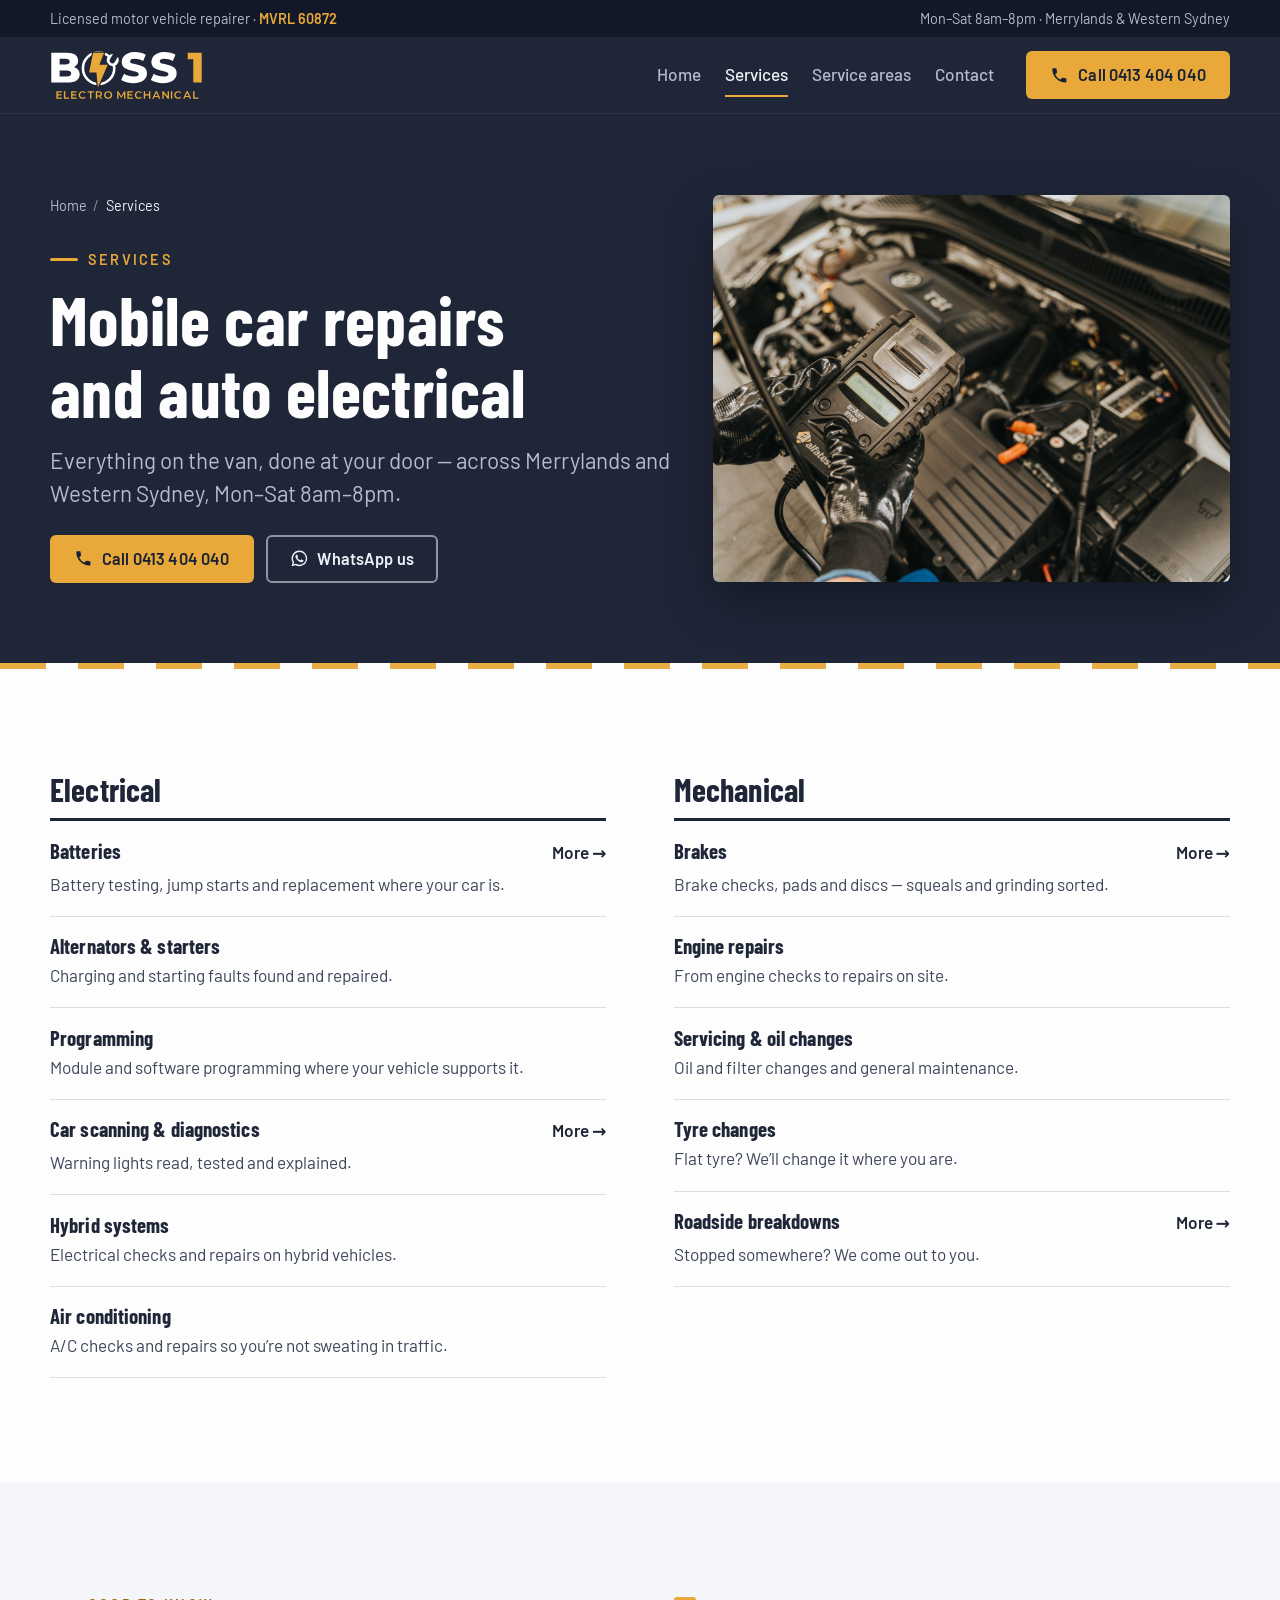
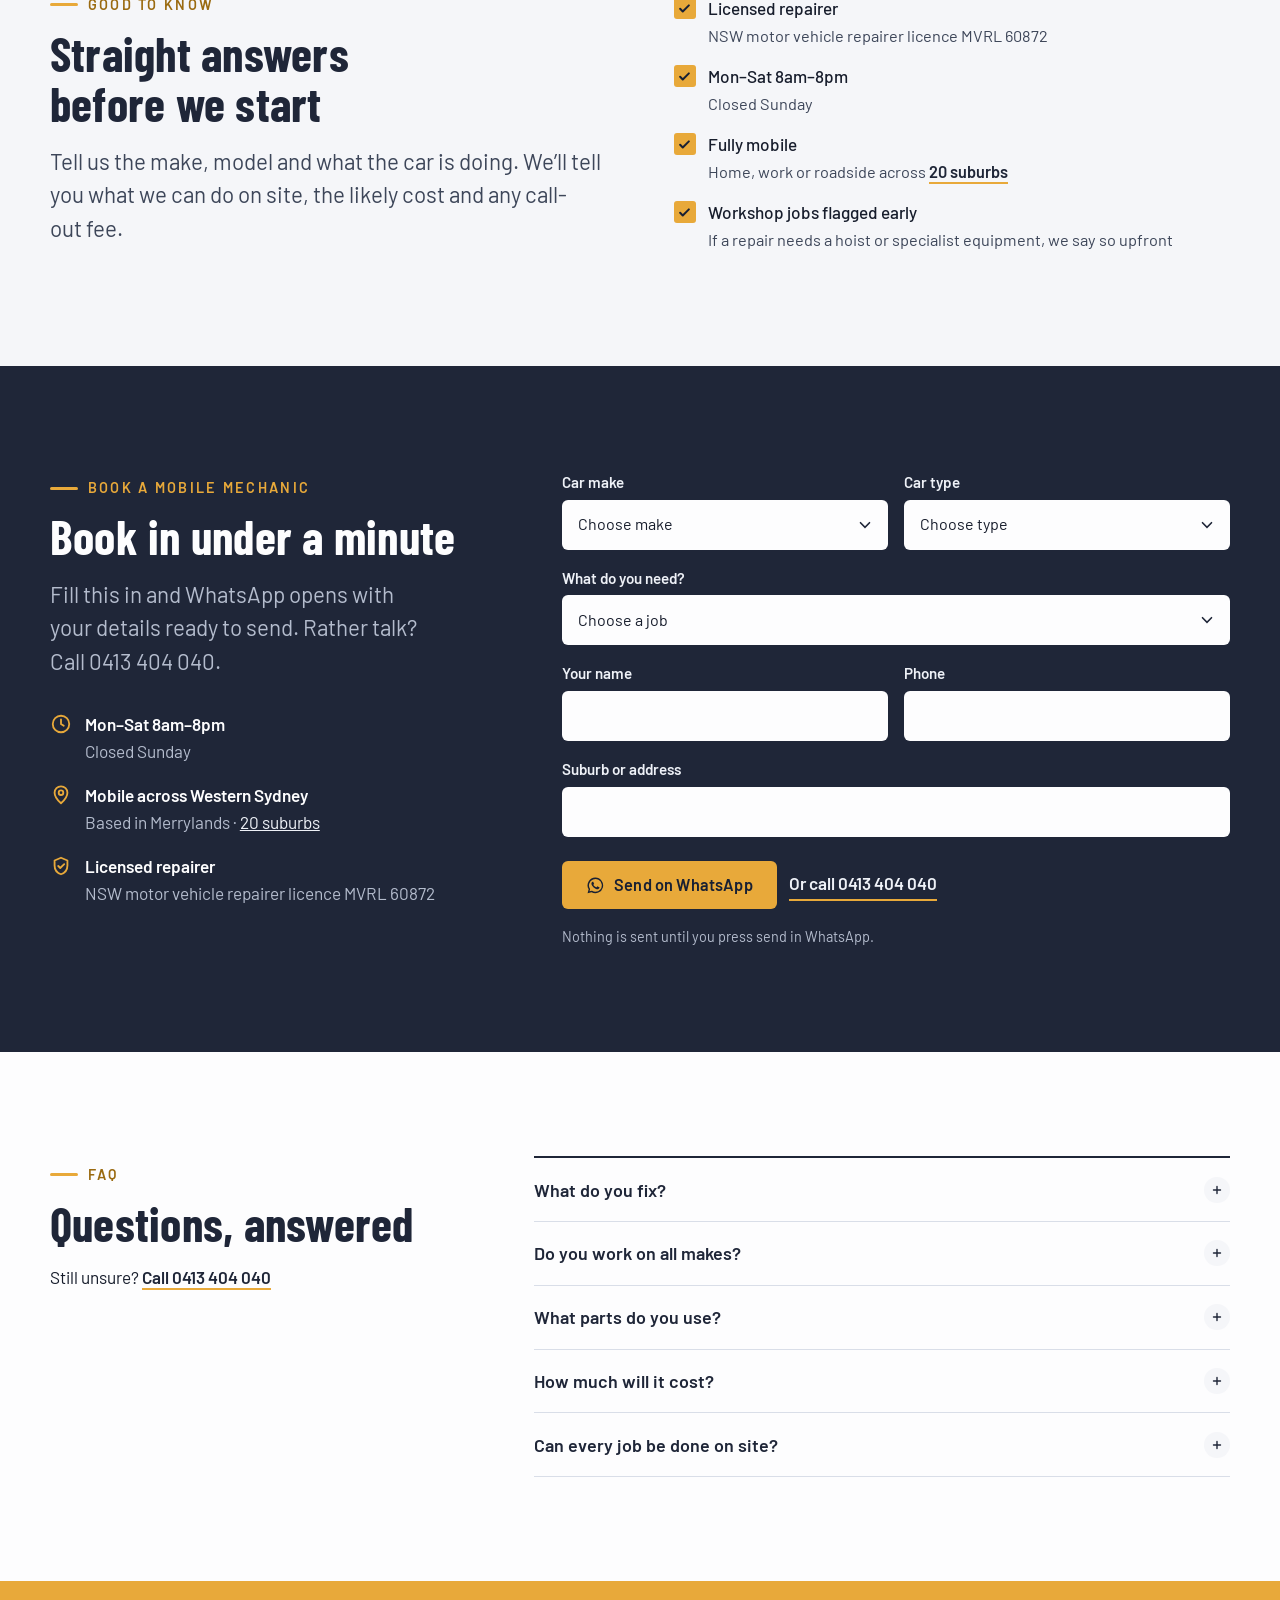
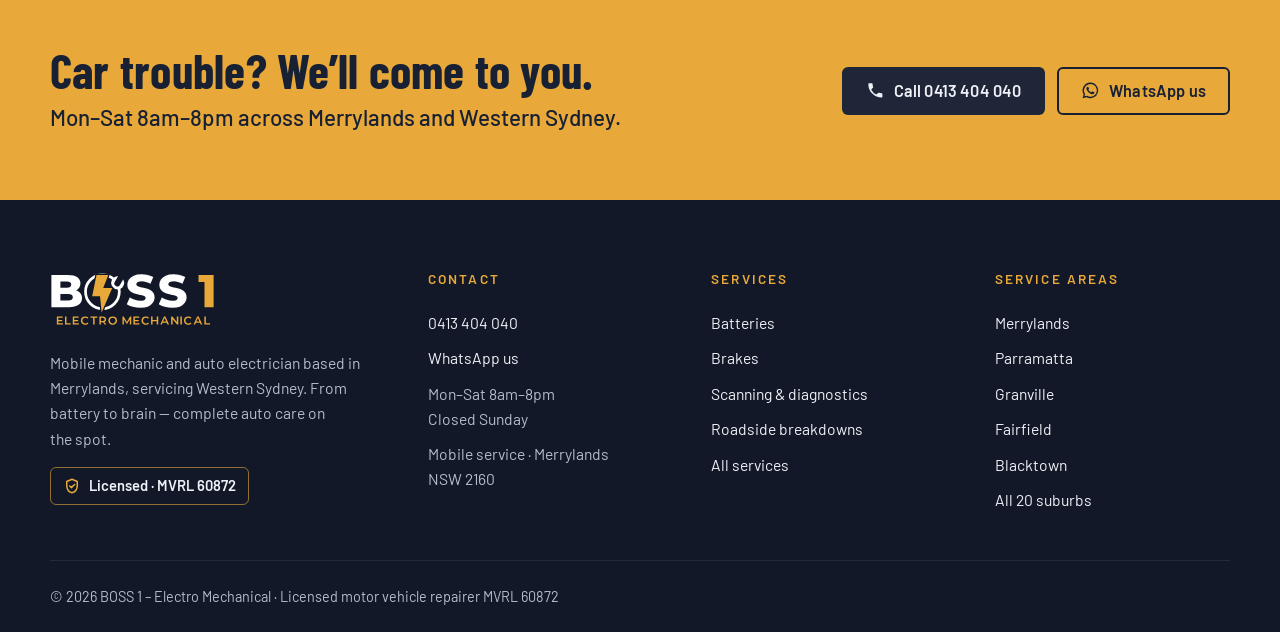
<file: services.html>
<!DOCTYPE html>
<html lang="en-AU">
<head>
<meta charset="utf-8">
<meta name="viewport" content="width=device-width, initial-scale=1">
<title>Mobile Car Repairs &amp; Auto Electrical Services | BOSS 1 Western Sydney</title>
<meta name="description" content="Batteries, alternators, starters, programming, diagnostics, A/C, hybrids, brakes and servicing — mobile across Merrylands and Western Sydney. Licensed MVRL 60872. Call 0413 404 040.">
<link rel="canonical" href="https://boss1electromechanic-au.com/services">
<meta name="theme-color" content="#1f2638">
<meta property="og:site_name" content="BOSS 1 – Electro Mechanical">
<meta property="og:type" content="website">
<meta property="og:locale" content="en_AU">
<meta property="og:title" content="Mobile Car Repairs &amp; Auto Electrical Services | BOSS 1 Western Sydney">
<meta property="og:description" content="Batteries, alternators, starters, programming, diagnostics, A/C, hybrids, brakes and servicing — mobile across Merrylands and Western Sydney. Licensed MVRL 60872. Call 0413 404 040.">
<meta property="og:url" content="https://boss1electromechanic-au.com/services">
<meta property="og:image" content="https://boss1electromechanic-au.com/assets/img/brand/og-image.png">
<meta name="twitter:card" content="summary_large_image">
<link rel="icon" href="/assets/img/brand/favicon.svg" type="image/svg+xml">
<link rel="icon" href="/assets/img/brand/favicon-32.png" sizes="32x32" type="image/png">
<link rel="apple-touch-icon" href="/assets/img/brand/apple-touch-icon.png">
<link rel="preconnect" href="https://fonts.googleapis.com">
<link rel="preconnect" href="https://fonts.gstatic.com" crossorigin>
<link href="https://fonts.googleapis.com/css2?family=Barlow+Condensed:wght@600;700;800&family=Barlow:wght@400;500;600;700&display=swap" rel="stylesheet">
<link rel="stylesheet" href="/assets/css/styles.css">
<script type="application/ld+json">{"@context":"https://schema.org","@graph":[{"@type":"AutoRepair","@id":"https://boss1electromechanic-au.com/#business","name":"BOSS 1 – Electro Mechanical","url":"https://boss1electromechanic-au.com/","telephone":"+61413404040","image":"https://boss1electromechanic-au.com/assets/img/brand/og-image.png","logo":"https://boss1electromechanic-au.com/assets/img/brand/boss1-logo-square.png","description":"Licensed mobile mechanic and auto electrician (MVRL 60872) based in Merrylands NSW, servicing 20 suburbs across Western Sydney.","address":{"@type":"PostalAddress","addressLocality":"Merrylands","addressRegion":"NSW","postalCode":"2160","addressCountry":"AU"},"areaServed":[{"@type":"Place","name":"Merrylands, NSW"},{"@type":"Place","name":"Parramatta, NSW"},{"@type":"Place","name":"Granville, NSW"},{"@type":"Place","name":"Guildford, NSW"},{"@type":"Place","name":"Fairfield, NSW"},{"@type":"Place","name":"Blacktown, NSW"},{"@type":"Place","name":"Auburn, NSW"},{"@type":"Place","name":"Wentworthville, NSW"},{"@type":"Place","name":"Westmead, NSW"},{"@type":"Place","name":"Greystanes, NSW"},{"@type":"Place","name":"Liverpool, NSW"},{"@type":"Place","name":"Bankstown, NSW"},{"@type":"Place","name":"Penrith, NSW"},{"@type":"Place","name":"Castle Hill, NSW"},{"@type":"Place","name":"Ryde, NSW"},{"@type":"Place","name":"Baulkham Hills, NSW"},{"@type":"Place","name":"Seven Hills, NSW"},{"@type":"Place","name":"Cabramatta, NSW"},{"@type":"Place","name":"Lidcombe, NSW"},{"@type":"Place","name":"Mount Druitt, NSW"}],"openingHoursSpecification":[{"@type":"OpeningHoursSpecification","dayOfWeek":["Monday","Tuesday","Wednesday","Thursday","Friday","Saturday"],"opens":"08:00","closes":"20:00"}]},{"@type":"WebSite","@id":"https://boss1electromechanic-au.com/#website","url":"https://boss1electromechanic-au.com/","name":"BOSS 1 – Electro Mechanical","publisher":{"@id":"https://boss1electromechanic-au.com/#business"}},{"@type":"BreadcrumbList","itemListElement":[{"@type":"ListItem","position":1,"name":"Home","item":"https://boss1electromechanic-au.com/"},{"@type":"ListItem","position":2,"name":"Services","item":"https://boss1electromechanic-au.com/services"}]}]}</script>
</head>
<body>
<a class="skip-link" href="#main">Skip to content</a>
<div class="topbar"><div class="wrap topbar__inner"><span>Licensed motor vehicle repairer · <strong>MVRL 60872</strong></span><span>Mon–Sat 8am–8pm · Merrylands &amp; Western Sydney</span></div></div>
<header class="site-header">
  <div class="wrap site-header__inner">
    <a class="brand" href="/" aria-label="BOSS 1 – Electro Mechanical home"><img src="/assets/img/brand/boss1-logo-on-dark.svg" alt="BOSS 1 – Electro Mechanical" width="153" height="50"></a>
    <nav class="nav" id="site-nav" aria-label="Main"><a href="/">Home</a><a href="/services" aria-current="page">Services</a><a href="/service-areas">Service areas</a><a href="/contact">Contact</a></nav>
    <a class="btn btn--gold header-call" href="tel:+61413404040"><svg viewBox="0 0 24 24" fill="currentColor" aria-hidden="true"><path d="M6.6 10.8a15.1 15.1 0 0 0 6.6 6.6l2.2-2.2a1 1 0 0 1 1-.25 11.4 11.4 0 0 0 3.6.57 1 1 0 0 1 1 1V20a1 1 0 0 1-1 1A17 17 0 0 1 3 4a1 1 0 0 1 1-1h3.5a1 1 0 0 1 1 1c0 1.25.2 2.45.57 3.6a1 1 0 0 1-.25 1z"/></svg>Call 0413 404 040</a>
    <a class="header-phone" href="tel:+61413404040" aria-label="Call 0413 404 040"><svg viewBox="0 0 24 24" fill="currentColor" aria-hidden="true"><path d="M6.6 10.8a15.1 15.1 0 0 0 6.6 6.6l2.2-2.2a1 1 0 0 1 1-.25 11.4 11.4 0 0 0 3.6.57 1 1 0 0 1 1 1V20a1 1 0 0 1-1 1A17 17 0 0 1 3 4a1 1 0 0 1 1-1h3.5a1 1 0 0 1 1 1c0 1.25.2 2.45.57 3.6a1 1 0 0 1-.25 1z"/></svg></a>
    <button class="menu-toggle" type="button" aria-controls="site-nav" aria-expanded="false" aria-label="Menu"><svg viewBox="0 0 24 24" fill="none" stroke="currentColor" stroke-width="2" stroke-linecap="round" aria-hidden="true"><path d="M4 7h16M4 12h16M4 17h16"/></svg></button>
  </div>
</header>
<main id="main">
<section class="page-hero page-hero--photo">
  <div class="wrap page-hero__inner">
    <div>
      <ol class="crumbs" aria-label="Breadcrumb"><li><a href="/">Home</a></li><li aria-current="page">Services</li></ol>
      <span class="eyebrow">Services</span>
      <h1>Mobile car repairs and auto electrical</h1>
      <p class="lead">Everything on the van, done at your door — across Merrylands and Western Sydney, Mon–Sat 8am–8pm.</p>
      <div class="page-hero__actions"><a class="btn btn--gold" href="tel:+61413404040"><svg viewBox="0 0 24 24" fill="currentColor" aria-hidden="true"><path d="M6.6 10.8a15.1 15.1 0 0 0 6.6 6.6l2.2-2.2a1 1 0 0 1 1-.25 11.4 11.4 0 0 0 3.6.57 1 1 0 0 1 1 1V20a1 1 0 0 1-1 1A17 17 0 0 1 3 4a1 1 0 0 1 1-1h3.5a1 1 0 0 1 1 1c0 1.25.2 2.45.57 3.6a1 1 0 0 1-.25 1z"/></svg>Call 0413 404 040</a><a class="btn btn--ghost" href="https://wa.me/61413404040?text=Hi%20BOSS%201%2C%20I%20need%20a%20mobile%20mechanic." target="_blank" rel="noopener"><svg viewBox="0 0 24 24" fill="currentColor" aria-hidden="true"><path d="M12 2a10 10 0 0 0-8.6 15.1L2 22l5-1.3A10 10 0 1 0 12 2zm0 18.2a8.2 8.2 0 0 1-4.2-1.2l-.3-.2-3 .8.8-2.9-.2-.3A8.2 8.2 0 1 1 12 20.2zm4.5-6.1c-.25-.12-1.47-.72-1.7-.8s-.39-.13-.56.12-.64.8-.79.97-.29.19-.54.06a6.7 6.7 0 0 1-2-1.22 7.4 7.4 0 0 1-1.37-1.7c-.14-.25 0-.38.11-.5l.37-.43a1.7 1.7 0 0 0 .25-.42.46.46 0 0 0 0-.43c-.06-.12-.56-1.35-.77-1.85s-.4-.42-.56-.43h-.48a.92.92 0 0 0-.67.31 2.8 2.8 0 0 0-.87 2.08 4.9 4.9 0 0 0 1 2.6 11.2 11.2 0 0 0 4.3 3.8c1.6.7 2.24.75 3.05.63a2.6 2.6 0 0 0 1.7-1.2 2.1 2.1 0 0 0 .15-1.2c-.06-.1-.22-.17-.47-.29z"/></svg>WhatsApp us</a></div>
    </div>
    <div class="page-hero__photo"><img src="/assets/img/photos/engine-bay.jpg" alt="Mechanic testing a car battery in an engine bay" width="1600" height="1067"></div>
  </div>
</section>
<div class="road" aria-hidden="true"></div>

<section class="section" aria-label="Services">
  <div class="wrap service-groups"><div class="service-group"><h2>Electrical</h2><ul class="service-list"><li><h3>Batteries</h3><a href="/car-battery-service-western-sydney">More →</a><p>Battery testing, jump starts and replacement where your car is.</p></li><li><h3>Alternators & starters</h3><p>Charging and starting faults found and repaired.</p></li><li><h3>Programming</h3><p>Module and software programming where your vehicle supports it.</p></li><li><h3>Car scanning & diagnostics</h3><a href="/engine-diagnostics-western-sydney">More →</a><p>Warning lights read, tested and explained.</p></li><li><h3>Hybrid systems</h3><p>Electrical checks and repairs on hybrid vehicles.</p></li><li><h3>Air conditioning</h3><p>A/C checks and repairs so you’re not sweating in traffic.</p></li></ul></div><div class="service-group"><h2>Mechanical</h2><ul class="service-list"><li><h3>Brakes</h3><a href="/brake-service-western-sydney">More →</a><p>Brake checks, pads and discs — squeals and grinding sorted.</p></li><li><h3>Engine repairs</h3><p>From engine checks to repairs on site.</p></li><li><h3>Servicing & oil changes</h3><p>Oil and filter changes and general maintenance.</p></li><li><h3>Tyre changes</h3><p>Flat tyre? We’ll change it where you are.</p></li><li><h3>Roadside breakdowns</h3><a href="/roadside-assistance-western-sydney">More →</a><p>Stopped somewhere? We come out to you.</p></li></ul></div></div>
</section>
<section class="section section--paper" aria-labelledby="good-title">
  <div class="wrap split">
    <div><span class="eyebrow">Good to know</span><h2 id="good-title">Straight answers before we start</h2>
      <p class="lead">Tell us the make, model and what the car is doing. We’ll tell you what we can do on site, the likely cost and any call-out fee.</p></div>
    <ul class="checks checks--one">
      <li>Licensed repairer<small>NSW motor vehicle repairer licence MVRL 60872</small></li>
      <li>Mon–Sat 8am–8pm<small>Closed Sunday</small></li>
      <li>Fully mobile<small>Home, work or roadside across <a class="text-link" href="/service-areas">20 suburbs</a></small></li>
      <li>Workshop jobs flagged early<small>If a repair needs a hoist or specialist equipment, we say so upfront</small></li>
    </ul>
  </div>
</section>
<section class="section section--navy" id="book" aria-labelledby="book-title">
  <div class="wrap booking-wrap">
    <div>
      <span class="eyebrow">Book a mobile mechanic</span>
      <h2 id="book-title">Book in under a minute</h2>
      <p class="lead">Fill this in and WhatsApp opens with your details ready to send. Rather talk? Call 0413 404 040.</p>
      <ul class="info">
        <li><svg viewBox="0 0 24 24" fill="none" stroke="currentColor" stroke-width="2" stroke-linecap="round" aria-hidden="true"><circle cx="12" cy="12" r="9"/><path d="M12 7v5l3 2"/></svg><div><strong>Mon–Sat 8am–8pm</strong><span>Closed Sunday</span></div></li>
        <li><svg viewBox="0 0 24 24" fill="none" stroke="currentColor" stroke-width="2" stroke-linecap="round" stroke-linejoin="round" aria-hidden="true"><path d="M12 21s-7-6.1-7-11.5a7 7 0 0 1 14 0C19 14.9 12 21 12 21z"/><circle cx="12" cy="9.5" r="2.5"/></svg><div><strong>Mobile across Western Sydney</strong><span>Based in Merrylands · <a href="/service-areas">20 suburbs</a></span></div></li>
        <li><svg viewBox="0 0 24 24" fill="none" stroke="currentColor" stroke-width="2" stroke-linecap="round" stroke-linejoin="round" aria-hidden="true"><path d="M12 3l7 3v5.5c0 4.4-3 8.2-7 9.5-4-1.3-7-5.1-7-9.5V6z"/><path d="M9 12l2.2 2.2L15.5 10"/></svg><div><strong>Licensed repairer</strong><span>NSW motor vehicle repairer licence MVRL 60872</span></div></li>
      </ul>
    </div>
    <form class="form" data-whatsapp novalidate>
      <div class="form__row">
        <label class="field"><span>Car make</span><select name="brand" data-label="Car make"><option value="">Choose make</option><option>Toyota</option><option>Mazda</option><option>Hyundai</option><option>Kia</option><option>Ford</option><option>Mitsubishi</option><option>Nissan</option><option>Honda</option><option>Volkswagen</option><option>Holden</option><option>Subaru</option><option>Isuzu</option><option>BMW</option><option>Mercedes-Benz</option><option>Audi</option><option>Other</option></select></label>
        <label class="field"><span>Car type</span><select name="type" data-label="Car type"><option value="">Choose type</option><option>Sedan</option><option>Hatchback</option><option>SUV / 4WD</option><option>Ute</option><option>Van</option><option>Wagon</option><option>Coupe / Convertible</option></select></label>
      </div>
      <label class="field"><span>What do you need?</span><select name="service" data-label="Job"><option value="">Choose a job</option><option>Battery test or replacement</option><option>Alternator or starter</option><option>Programming / car scanning</option><option>Warning light / diagnostics</option><option>Air conditioning</option><option>Hybrid system</option><option>Brakes</option><option>Engine repair</option><option>Service / oil change</option><option>Tyre change</option><option>Roadside breakdown</option><option>Something else</option></select></label>
      <div class="form__row">
        <label class="field"><span>Your name</span><input name="name" autocomplete="name" data-label="Name"></label>
        <label class="field"><span>Phone</span><input name="phone" type="tel" autocomplete="tel" data-label="Phone"></label>
      </div>
      <label class="field"><span>Suburb or address</span><input name="address" autocomplete="street-address" data-label="Location" value=""></label>
      <div class="form__actions">
        <button class="btn btn--gold" type="submit" value="whatsapp"><svg viewBox="0 0 24 24" fill="currentColor" aria-hidden="true"><path d="M12 2a10 10 0 0 0-8.6 15.1L2 22l5-1.3A10 10 0 1 0 12 2zm0 18.2a8.2 8.2 0 0 1-4.2-1.2l-.3-.2-3 .8.8-2.9-.2-.3A8.2 8.2 0 1 1 12 20.2zm4.5-6.1c-.25-.12-1.47-.72-1.7-.8s-.39-.13-.56.12-.64.8-.79.97-.29.19-.54.06a6.7 6.7 0 0 1-2-1.22 7.4 7.4 0 0 1-1.37-1.7c-.14-.25 0-.38.11-.5l.37-.43a1.7 1.7 0 0 0 .25-.42.46.46 0 0 0 0-.43c-.06-.12-.56-1.35-.77-1.85s-.4-.42-.56-.43h-.48a.92.92 0 0 0-.67.31 2.8 2.8 0 0 0-.87 2.08 4.9 4.9 0 0 0 1 2.6 11.2 11.2 0 0 0 4.3 3.8c1.6.7 2.24.75 3.05.63a2.6 2.6 0 0 0 1.7-1.2 2.1 2.1 0 0 0 .15-1.2c-.06-.1-.22-.17-.47-.29z"/></svg>Send on WhatsApp</button>
        <a class="text-link text-link--light" href="tel:+61413404040">Or call 0413 404 040</a>
      </div>
      <p class="form__note">Nothing is sent until you press send in WhatsApp.</p>
    </form>
  </div>
</section>
<section class="section" aria-labelledby="faq-title">
  <div class="wrap faq">
    <div><span class="eyebrow">FAQ</span><h2 id="faq-title">Questions, answered</h2><p>Still unsure? <a class="text-link" href="tel:+61413404040">Call 0413 404 040</a></p></div>
    <div class="faq__list"><details><summary>What do you fix?</summary><p>Batteries, alternators, starters, programming, car scanning and diagnostics, air conditioning, hybrid systems, brakes, engine repairs, servicing and tyre changes. If it’s not on the list, ask.</p></details><details><summary>Do you work on all makes?</summary><p>We work on a wide range of makes and models. Tell us yours when you book and we’ll confirm.</p></details><details><summary>What parts do you use?</summary><p>Quality, reliable parts from trusted brands such as Bosch, Denso and KYB.</p></details><details><summary>How much will it cost?</summary><p>It depends on the car and the job. We’ll talk you through the likely cost and any call-out fee before we start; the final price depends on what we find and the parts needed.</p></details><details><summary>Can every job be done on site?</summary><p>Not always. Some repairs need a hoist, specialist equipment or parts on order. If yours does, we’ll tell you upfront.</p></details></div>
  </div>
</section>
<section class="cta-band" aria-label="Book now">
  <div class="wrap cta-band__inner">
    <div><h2>Car trouble? We’ll come to you.</h2><p>Mon–Sat 8am–8pm across Merrylands and Western Sydney.</p></div>
    <div class="cta-band__actions">
      <a class="btn btn--navy" href="tel:+61413404040"><svg viewBox="0 0 24 24" fill="currentColor" aria-hidden="true"><path d="M6.6 10.8a15.1 15.1 0 0 0 6.6 6.6l2.2-2.2a1 1 0 0 1 1-.25 11.4 11.4 0 0 0 3.6.57 1 1 0 0 1 1 1V20a1 1 0 0 1-1 1A17 17 0 0 1 3 4a1 1 0 0 1 1-1h3.5a1 1 0 0 1 1 1c0 1.25.2 2.45.57 3.6a1 1 0 0 1-.25 1z"/></svg>Call 0413 404 040</a>
      <a class="btn btn--outline" href="https://wa.me/61413404040?text=Hi%20BOSS%201%2C%20I%20need%20a%20mobile%20mechanic." target="_blank" rel="noopener"><svg viewBox="0 0 24 24" fill="currentColor" aria-hidden="true"><path d="M12 2a10 10 0 0 0-8.6 15.1L2 22l5-1.3A10 10 0 1 0 12 2zm0 18.2a8.2 8.2 0 0 1-4.2-1.2l-.3-.2-3 .8.8-2.9-.2-.3A8.2 8.2 0 1 1 12 20.2zm4.5-6.1c-.25-.12-1.47-.72-1.7-.8s-.39-.13-.56.12-.64.8-.79.97-.29.19-.54.06a6.7 6.7 0 0 1-2-1.22 7.4 7.4 0 0 1-1.37-1.7c-.14-.25 0-.38.11-.5l.37-.43a1.7 1.7 0 0 0 .25-.42.46.46 0 0 0 0-.43c-.06-.12-.56-1.35-.77-1.85s-.4-.42-.56-.43h-.48a.92.92 0 0 0-.67.31 2.8 2.8 0 0 0-.87 2.08 4.9 4.9 0 0 0 1 2.6 11.2 11.2 0 0 0 4.3 3.8c1.6.7 2.24.75 3.05.63a2.6 2.6 0 0 0 1.7-1.2 2.1 2.1 0 0 0 .15-1.2c-.06-.1-.22-.17-.47-.29z"/></svg>WhatsApp us</a>
    </div>
  </div>
</section>
</main>
<footer class="site-footer">
  <div class="wrap site-footer__grid">
    <div>
      <img src="/assets/img/brand/boss1-logo-on-dark.svg" alt="BOSS 1 – Electro Mechanical" width="165" height="54" loading="lazy">
      <p>Mobile mechanic and auto electrician based in Merrylands, servicing Western Sydney. From battery to brain — complete auto care on the spot.</p>
      <span class="badge"><svg viewBox="0 0 24 24" fill="none" stroke="currentColor" stroke-width="2" stroke-linecap="round" stroke-linejoin="round" aria-hidden="true"><path d="M12 3l7 3v5.5c0 4.4-3 8.2-7 9.5-4-1.3-7-5.1-7-9.5V6z"/><path d="M9 12l2.2 2.2L15.5 10"/></svg>Licensed · MVRL 60872</span>
    </div>
    <div>
      <h2>Contact</h2>
      <ul>
        <li><a href="tel:+61413404040">0413 404 040</a></li>
        <li><a href="https://wa.me/61413404040?text=Hi%20BOSS%201%2C%20I%20need%20a%20mobile%20mechanic." target="_blank" rel="noopener">WhatsApp us</a></li>
        <li>Mon–Sat 8am–8pm<br>Closed Sunday</li>
        <li>Mobile service · Merrylands NSW 2160</li>
      </ul>
    </div>
    <div>
      <h2>Services</h2>
      <ul><li><a href="/car-battery-service-western-sydney">Batteries</a></li><li><a href="/brake-service-western-sydney">Brakes</a></li><li><a href="/engine-diagnostics-western-sydney">Scanning & diagnostics</a></li><li><a href="/roadside-assistance-western-sydney">Roadside breakdowns</a></li><li><a href="/services">All services</a></li></ul>
    </div>
    <div>
      <h2>Service areas</h2>
      <ul><li><a href="/merrylands-mobile-mechanic">Merrylands</a></li><li><a href="/parramatta-mobile-mechanic">Parramatta</a></li><li><a href="/granville-mobile-mechanic">Granville</a></li><li><a href="/fairfield-mobile-mechanic">Fairfield</a></li><li><a href="/blacktown-mobile-mechanic">Blacktown</a></li><li><a href="/service-areas">All 20 suburbs</a></li></ul>
    </div>
  </div>
  <div class="wrap site-footer__bottom">
    <span>© <span class="js-year">2026</span> BOSS 1 – Electro Mechanical · Licensed motor vehicle repairer MVRL 60872</span>
    
  </div>
</footer>
<div class="action-bar" role="region" aria-label="Quick contact">
  <a class="btn btn--gold" href="tel:+61413404040"><svg viewBox="0 0 24 24" fill="currentColor" aria-hidden="true"><path d="M6.6 10.8a15.1 15.1 0 0 0 6.6 6.6l2.2-2.2a1 1 0 0 1 1-.25 11.4 11.4 0 0 0 3.6.57 1 1 0 0 1 1 1V20a1 1 0 0 1-1 1A17 17 0 0 1 3 4a1 1 0 0 1 1-1h3.5a1 1 0 0 1 1 1c0 1.25.2 2.45.57 3.6a1 1 0 0 1-.25 1z"/></svg>Call now</a>
  <a class="btn btn--ghost" href="https://wa.me/61413404040?text=Hi%20BOSS%201%2C%20I%20need%20a%20mobile%20mechanic." target="_blank" rel="noopener"><svg viewBox="0 0 24 24" fill="currentColor" aria-hidden="true"><path d="M12 2a10 10 0 0 0-8.6 15.1L2 22l5-1.3A10 10 0 1 0 12 2zm0 18.2a8.2 8.2 0 0 1-4.2-1.2l-.3-.2-3 .8.8-2.9-.2-.3A8.2 8.2 0 1 1 12 20.2zm4.5-6.1c-.25-.12-1.47-.72-1.7-.8s-.39-.13-.56.12-.64.8-.79.97-.29.19-.54.06a6.7 6.7 0 0 1-2-1.22 7.4 7.4 0 0 1-1.37-1.7c-.14-.25 0-.38.11-.5l.37-.43a1.7 1.7 0 0 0 .25-.42.46.46 0 0 0 0-.43c-.06-.12-.56-1.35-.77-1.85s-.4-.42-.56-.43h-.48a.92.92 0 0 0-.67.31 2.8 2.8 0 0 0-.87 2.08 4.9 4.9 0 0 0 1 2.6 11.2 11.2 0 0 0 4.3 3.8c1.6.7 2.24.75 3.05.63a2.6 2.6 0 0 0 1.7-1.2 2.1 2.1 0 0 0 .15-1.2c-.06-.1-.22-.17-.47-.29z"/></svg>WhatsApp</a>
</div>
<script src="/assets/js/main.js" defer></script>
</body>
</html>
</file>
<file: assets/css/styles.css>
/* BOSS 1 – Electro Mechanical
   Brand: navy + gold from the van sticker. Type: Barlow Condensed (headings) + Barlow (text). */

:root {
  --navy-950: #121827;
  --navy-900: #182033;
  --navy-800: #1f2638;          /* sticker navy */
  --navy-700: #2a3349;
  --navy-600: #3a4560;
  --slate-500: #5d6880;
  --slate-400: #8791a6;
  --slate-200: #d9dee8;
  --slate-100: #eceff5;
  --paper: #f5f6f9;
  --white: #fdfdfe;
  --ink: #171d2c;
  --ink-soft: #3d4659;
  --gold-500: #e8a93a;          /* sticker gold */
  --gold-600: #d1921f;
  --gold-700: #9a6a10;
  --gold-100: #fbf0da;
  --on-navy: #eef1f7;
  --on-navy-soft: #b4bccd;

  --font-display: "Barlow Condensed", "Arial Narrow", system-ui, sans-serif;
  --font-body: "Barlow", system-ui, -apple-system, "Segoe UI", sans-serif;

  --step--1: clamp(0.84rem, 0.82rem + 0.1vw, 0.9rem);
  --step-0: clamp(1rem, 0.97rem + 0.15vw, 1.075rem);
  --step-1: clamp(1.2rem, 1.12rem + 0.4vw, 1.4rem);
  --step-2: clamp(1.5rem, 1.33rem + 0.85vw, 2rem);
  --step-3: clamp(1.95rem, 1.6rem + 1.75vw, 3rem);
  --step-4: clamp(2.5rem, 1.9rem + 3vw, 4.4rem);

  --space-2xs: 0.25rem; --space-xs: 0.5rem; --space-s: 0.75rem; --space-m: 1rem;
  --space-l: 1.5rem; --space-xl: 2rem; --space-2xl: 3rem; --space-3xl: 4.5rem;
  --section: clamp(3.5rem, 2.5rem + 5vw, 7rem);

  --radius: 6px;
  --wrap: 1180px;
  --shadow: 0 1px 2px rgb(18 24 39 / 0.06), 0 8px 24px rgb(18 24 39 / 0.08);
  --ease-out: cubic-bezier(0.22, 1, 0.36, 1);
}

*, *::before, *::after { box-sizing: border-box; }
html { scroll-behavior: smooth; -webkit-text-size-adjust: 100%; }
body {
  margin: 0;
  font-family: var(--font-body);
  font-size: var(--step-0);
  line-height: 1.6;
  color: var(--ink);
  background: var(--white);
  -webkit-font-smoothing: antialiased;
}
img, svg { display: block; max-width: 100%; }
a { color: inherit; }
h1, h2, h3 {
  font-family: var(--font-display);
  font-weight: 700;
  line-height: 1.05;
  letter-spacing: 0.005em;
  margin: 0 0 var(--space-m);
  color: var(--navy-800);
  text-wrap: balance;
}
h1 { font-size: var(--step-4); }
h2 { font-size: var(--step-3); }
h3 { font-size: var(--step-1); line-height: 1.15; }
p { margin: 0 0 var(--space-m); }
p, li { text-wrap: pretty; }
:focus-visible { outline: 3px solid var(--gold-500); outline-offset: 3px; border-radius: 2px; }
.wrap { width: min(100% - 2.5rem, var(--wrap)); margin-inline: auto; }
.sr-only { position: absolute; width: 1px; height: 1px; overflow: hidden; clip: rect(0 0 0 0); white-space: nowrap; }
.skip-link { position: absolute; left: -999px; top: 0; z-index: 100; background: var(--gold-500); color: var(--navy-900); padding: 10px 14px; font-weight: 600; }
.skip-link:focus { left: 10px; top: 10px; }

/* ---------- Buttons ---------- */
.btn {
  display: inline-flex; align-items: center; justify-content: center; gap: 0.55em;
  min-height: 48px; padding: 0.7em 1.35em;
  font: 600 1.02rem/1.1 var(--font-body); letter-spacing: 0.01em;
  border: 2px solid transparent; border-radius: var(--radius);
  text-decoration: none; cursor: pointer;
  transition: background-color 0.2s var(--ease-out), color 0.2s var(--ease-out), border-color 0.2s var(--ease-out), transform 0.2s var(--ease-out);
}
.btn svg { width: 1.15em; height: 1.15em; flex: none; }
.btn:active { transform: translateY(1px); }
.btn--gold { background: var(--gold-500); color: var(--navy-900); }
.btn--gold:hover { background: var(--gold-600); }
.btn--ghost { border-color: rgb(238 241 247 / 0.55); color: var(--on-navy); }
.btn--ghost:hover { border-color: var(--on-navy); background: rgb(238 241 247 / 0.08); }
.btn--navy { background: var(--navy-800); color: var(--on-navy); }
.btn--navy:hover { background: var(--navy-950); }
.btn--outline { border-color: var(--navy-800); color: var(--navy-800); }
.btn--outline:hover { background: var(--navy-800); color: var(--on-navy); }
.text-link { color: var(--navy-800); font-weight: 600; text-decoration: none; border-bottom: 2px solid var(--gold-500); padding-bottom: 1px; }
.text-link:hover { color: var(--gold-700); }
.text-link--light { color: var(--on-navy); }
.text-link--light:hover { color: var(--gold-500); }

/* ---------- Top bar + header ---------- */
.topbar { background: var(--navy-950); color: var(--on-navy-soft); font-size: var(--step--1); }
.topbar__inner { display: flex; justify-content: space-between; gap: var(--space-m); padding-block: 0.45rem; }
.topbar strong { color: var(--gold-500); font-weight: 600; }
@media (max-width: 720px) { .topbar__inner span:last-child { display: none; } .topbar__inner { justify-content: center; } }

.site-header { position: sticky; top: 0; z-index: 50; background: var(--navy-800); border-bottom: 1px solid rgb(255 255 255 / 0.06); }
.site-header__inner { display: flex; align-items: center; gap: var(--space-xl); min-height: 76px; }
.brand { flex: none; display: block; line-height: 0; }
.brand img { height: 50px; width: auto; }
.nav { display: flex; align-items: center; gap: var(--space-l); margin-left: auto; }
.nav a { color: var(--on-navy-soft); text-decoration: none; font-weight: 500; padding: 0.4rem 0; border-bottom: 2px solid transparent; }
.nav a:hover { color: var(--on-navy); }
.nav a[aria-current="page"] { color: var(--on-navy); border-bottom-color: var(--gold-500); }
.header-call { flex: none; }
.menu-toggle, .header-phone { display: none; }
@media (max-width: 860px) {
  .site-header__inner { min-height: 64px; gap: var(--space-s); }
  .brand img { height: 40px; }
  .header-call { display: none; }
  .header-phone, .menu-toggle {
    display: inline-flex; align-items: center; justify-content: center;
    width: 44px; height: 44px; border-radius: var(--radius); border: 0; cursor: pointer;
  }
  .header-phone { margin-left: auto; background: var(--gold-500); color: var(--navy-900); }
  .header-phone svg { width: 22px; height: 22px; }
  .menu-toggle { background: transparent; color: var(--on-navy); }
  .menu-toggle svg { width: 26px; height: 26px; }
  .nav {
    display: none; position: absolute; inset: 100% 0 auto 0; margin: 0;
    flex-direction: column; align-items: stretch; gap: 0;
    background: var(--navy-900); border-top: 1px solid rgb(255 255 255 / 0.08); box-shadow: 0 18px 30px rgb(0 0 0 / 0.25);
  }
  .nav.is-open { display: flex; }
  .nav a { padding: 1rem 1.25rem; border-bottom: 1px solid rgb(255 255 255 / 0.06); font-size: 1.1rem; }
  .nav a[aria-current="page"] { border-bottom-color: rgb(255 255 255 / 0.06); box-shadow: inset 4px 0 0 var(--gold-500); }
}

/* ---------- Mobile action bar ---------- */
.action-bar { display: none; }
@media (max-width: 860px) {
  body { padding-bottom: 74px; }
  .action-bar {
    display: grid; grid-template-columns: 1fr 1fr; gap: 10px;
    position: fixed; inset: auto 0 0 0; z-index: 60;
    padding: 10px 12px calc(10px + env(safe-area-inset-bottom));
    background: var(--navy-950); box-shadow: 0 -6px 20px rgb(0 0 0 / 0.25);
  }
  .action-bar .btn { min-height: 52px; font-size: 1.05rem; }
}

/* ---------- Generic sections ---------- */
.section { padding-block: var(--section); }
.section--paper { background: var(--paper); }
.section--navy { background: var(--navy-800); color: var(--on-navy); }
.section--navy h2, .section--navy h3 { color: var(--white); }
.eyebrow {
  display: inline-flex; align-items: center; gap: 0.6rem; margin-bottom: var(--space-m);
  font: 600 var(--step--1)/1 var(--font-body); letter-spacing: 0.16em; text-transform: uppercase; color: var(--gold-700);
}
.eyebrow::before { content: ""; width: 28px; height: 3px; background: var(--gold-500); border-radius: 2px; }
.section--navy .eyebrow, .hero .eyebrow, .page-hero .eyebrow { color: var(--gold-500); }
.lead { font-size: var(--step-1); line-height: 1.5; color: var(--ink-soft); max-width: 62ch; }
.section--navy .lead { color: var(--on-navy-soft); }
.section-head { max-width: 760px; margin-bottom: var(--space-2xl); }
.section-head--split { display: flex; justify-content: space-between; align-items: flex-end; gap: var(--space-xl); max-width: none; flex-wrap: wrap; }
.section-head--split > div { max-width: 640px; }

/* Road-marking divider: the brand's one decorative device */
.road { height: 6px; background: repeating-linear-gradient(90deg, var(--gold-500) 0 46px, transparent 46px 78px); opacity: 0.95; }

/* ---------- Home hero ---------- */
.hero { position: relative; isolation: isolate; color: var(--on-navy); background: var(--navy-900); overflow: hidden; }
.hero__media { position: absolute; inset: 0; z-index: -2; }
.hero__media img { width: 100%; height: 100%; object-fit: cover; object-position: 60% 50%; }
.hero::before {
  content: ""; position: absolute; inset: 0; z-index: -1;
  background: linear-gradient(90deg, rgb(18 24 39 / 0.94) 0%, rgb(18 24 39 / 0.82) 42%, rgb(18 24 39 / 0.35) 100%);
}
.hero__inner { padding-block: clamp(4rem, 3rem + 7vw, 8.5rem) clamp(3rem, 2rem + 5vw, 6rem); max-width: 720px; }
.hero h1 { color: var(--white); margin-bottom: var(--space-l); }
.hero h1 em { font-style: normal; color: var(--gold-500); }
.hero .lead { color: var(--on-navy-soft); margin-bottom: var(--space-xl); }
.hero__actions { display: flex; flex-wrap: wrap; gap: var(--space-s); margin-bottom: var(--space-2xl); }
.facts { display: flex; flex-wrap: wrap; gap: var(--space-s) var(--space-xl); margin: 0; padding: 0; list-style: none; }
.facts li { display: flex; align-items: center; gap: 0.55rem; font-weight: 500; color: var(--on-navy); }
.facts svg { width: 20px; height: 20px; color: var(--gold-500); flex: none; }
.hero__inner > * { animation: rise 0.7s var(--ease-out) both; }
.hero__inner > *:nth-child(2) { animation-delay: 0.06s; }
.hero__inner > *:nth-child(3) { animation-delay: 0.12s; }
.hero__inner > *:nth-child(4) { animation-delay: 0.18s; }
.hero__inner > *:nth-child(5) { animation-delay: 0.24s; }
@keyframes rise { from { opacity: 0; transform: translateY(14px); } to { opacity: 1; transform: none; } }
@media (max-width: 720px) {
  .hero::before { background: linear-gradient(180deg, rgb(18 24 39 / 0.80) 0%, rgb(18 24 39 / 0.92) 60%, rgb(18 24 39 / 0.97) 100%); }
  .hero__actions .btn { flex: 1 1 100%; }
}

/* ---------- Inner page hero ---------- */
.page-hero { background: var(--navy-800); color: var(--on-navy); position: relative; isolation: isolate; overflow: hidden; }
.page-hero__inner { padding-block: clamp(2.75rem, 2rem + 4vw, 5rem); display: grid; gap: var(--space-xl); }
.page-hero h1 { color: var(--white); margin-bottom: var(--space-m); max-width: 18ch; }
.page-hero .lead { color: var(--on-navy-soft); margin-bottom: var(--space-l); }
.page-hero__actions { display: flex; flex-wrap: wrap; gap: var(--space-s); }
.page-hero--photo .page-hero__inner { grid-template-columns: 1.1fr 0.9fr; align-items: center; }
.page-hero__photo { border-radius: var(--radius); overflow: hidden; aspect-ratio: 4 / 3; box-shadow: 0 20px 50px rgb(0 0 0 / 0.35); }
.page-hero__photo img { width: 100%; height: 100%; object-fit: cover; }
@media (max-width: 860px) { .page-hero--photo .page-hero__inner { grid-template-columns: 1fr; } .page-hero__photo { order: -1; aspect-ratio: 16 / 9; } }
.crumbs { margin: 0 0 var(--space-l); padding: 0; list-style: none; display: flex; flex-wrap: wrap; gap: 0.4rem; font-size: var(--step--1); color: var(--on-navy-soft); }
.crumbs li + li::before { content: "/"; margin-right: 0.4rem; color: var(--slate-400); }
.crumbs a { color: var(--on-navy-soft); text-decoration: none; }
.crumbs a:hover { color: var(--gold-500); }
.crumbs [aria-current] { color: var(--on-navy); }

/* ---------- Checklist (gold boxes, like the sticker) ---------- */
.checks { list-style: none; margin: 0; padding: 0; display: grid; grid-template-columns: repeat(2, minmax(0, 1fr)); gap: 0.9rem 1.75rem; }
.checks li { display: grid; grid-template-columns: 22px 1fr; column-gap: 0.75rem; align-items: start; font-weight: 500; }
.checks li::before {
  content: ""; grid-row: span 2; width: 22px; height: 22px; margin-top: 0.12em; border-radius: 3px;
  background: var(--gold-500) url("data:image/svg+xml,%3Csvg xmlns='http://www.w3.org/2000/svg' viewBox='0 0 24 24' fill='none' stroke='%23182033' stroke-width='3.2' stroke-linecap='round' stroke-linejoin='round'%3E%3Cpath d='M5 12.5l4.2 4.2L19 7'/%3E%3C/svg%3E") center / 15px no-repeat;
}
.checks--one { grid-template-columns: 1fr; }
.checks small { grid-column: 2; display: block; font-weight: 400; color: var(--ink-soft); font-size: 0.95em; }
.section--navy .checks small { color: var(--on-navy-soft); }
@media (max-width: 540px) { .checks { gap: 0.75rem 1rem; font-size: 0.97rem; } }
@media (max-width: 340px) { .checks { grid-template-columns: 1fr; } }

/* ---------- Split layout ---------- */
.split { display: grid; grid-template-columns: 1fr 1fr; gap: clamp(2rem, 1rem + 4vw, 5rem); align-items: center; }
.split--wide-left { grid-template-columns: 1.15fr 0.85fr; }
.split__photo { border-radius: var(--radius); overflow: hidden; aspect-ratio: 4 / 5; }
.split__photo img { width: 100%; height: 100%; object-fit: cover; }
@media (max-width: 900px) { .split, .split--wide-left { grid-template-columns: 1fr; } .split__photo { aspect-ratio: 16 / 10; } .split__photo--desktop { display: none; } }

/* ---------- Steps ---------- */
.steps { list-style: none; margin: 0; padding: 0; display: grid; grid-template-columns: repeat(3, 1fr); gap: var(--space-xl); counter-reset: step; position: relative; }
.steps li { position: relative; padding-top: 4.2rem; counter-increment: step; }
.steps li::before {
  content: counter(step, decimal-leading-zero); position: absolute; top: 0; left: 0;
  font: 800 3.2rem/1 var(--font-display); color: var(--gold-500);
}
.steps li::after { content: ""; position: absolute; top: 1.55rem; left: 4.6rem; right: -1rem; height: 2px; background: repeating-linear-gradient(90deg, var(--slate-200) 0 10px, transparent 10px 18px); }
.steps li:last-child::after { display: none; }
.steps h3 { margin-bottom: var(--space-xs); }
.steps p { margin: 0; color: var(--ink-soft); }
@media (max-width: 760px) { .steps { grid-template-columns: 1fr; gap: var(--space-l); } .steps li::after { display: none; } .steps li { padding: 0 0 0 4.2rem; } .steps li::before { font-size: 2.6rem; } }

/* ---------- Service list (services page) ---------- */
.service-groups { display: grid; grid-template-columns: 1fr 1fr; gap: var(--space-2xl) clamp(2rem, 1rem + 4vw, 5rem); }
.service-group h2 { font-size: var(--step-2); padding-bottom: var(--space-s); border-bottom: 3px solid var(--navy-800); margin-bottom: 0; }
.service-list { list-style: none; margin: 0; padding: 0; }
.service-list li { display: grid; grid-template-columns: 1fr auto; gap: 0.25rem 1rem; padding: 1.1rem 0; border-bottom: 1px solid var(--slate-200); }
.service-list h3 { margin: 0; font-size: 1.3rem; }
.service-list p { grid-column: 1 / -1; margin: 0; color: var(--ink-soft); }
.service-list a { align-self: center; font-weight: 600; text-decoration: none; color: var(--navy-800); white-space: nowrap; }
.service-list a:hover { color: var(--gold-700); }
@media (max-width: 860px) { .service-groups { grid-template-columns: 1fr; } }

/* ---------- Featured service links ---------- */
.feature-links { display: grid; grid-template-columns: repeat(4, 1fr); gap: var(--space-m); }
.feature-link { position: relative; display: flex; flex-direction: column; justify-content: flex-end; min-height: 260px; padding: var(--space-l); border-radius: var(--radius); overflow: hidden; color: var(--white); text-decoration: none; isolation: isolate; }
.feature-link img { position: absolute; inset: 0; z-index: -2; width: 100%; height: 100%; object-fit: cover; transition: transform 0.6s var(--ease-out); }
.feature-link::before { content: ""; position: absolute; inset: 0; z-index: -1; background: linear-gradient(180deg, rgb(18 24 39 / 0.05) 20%, rgb(18 24 39 / 0.92) 100%); }
.feature-link h3 { color: var(--white); margin: 0 0 0.2rem; font-size: 1.5rem; }
.feature-link span { color: var(--gold-500); font-weight: 600; }
.feature-link:hover img { transform: scale(1.05); }
@media (max-width: 960px) { .feature-links { grid-template-columns: repeat(2, 1fr); } }
@media (max-width: 520px) { .feature-links { gap: 10px; } .feature-link { min-height: 170px; padding: 0.9rem; } .feature-link h3 { font-size: 1.2rem; } .feature-link span { font-size: 0.9rem; } }

/* ---------- Booking ---------- */
.booking-wrap { display: grid; grid-template-columns: 0.8fr 1.2fr; gap: clamp(2rem, 1rem + 4vw, 5rem); align-items: start; }
.booking-wrap .info { list-style: none; padding: 0; margin: var(--space-xl) 0 0; display: grid; gap: var(--space-m); }
.info li { display: flex; gap: 0.8rem; align-items: flex-start; }
.info svg { width: 22px; height: 22px; color: var(--gold-500); flex: none; margin-top: 0.15em; }
.info strong { display: block; color: var(--white); font-weight: 600; }
.info span { color: var(--on-navy-soft); }
.info a { color: var(--on-navy); }
@media (max-width: 900px) { .booking-wrap { grid-template-columns: 1fr; } }

.form { display: grid; gap: var(--space-m); }
.form__row { display: grid; grid-template-columns: 1fr 1fr; gap: var(--space-m); }
@media (max-width: 560px) { .form__row { grid-template-columns: 1fr; } }
.field { display: grid; gap: 0.35rem; }
.field > span { font-size: 0.95rem; font-weight: 600; }
.field input, .field select, .field textarea {
  width: 100%; min-height: 50px; padding: 0.75rem 0.9rem;
  font: 400 1rem/1.4 var(--font-body); color: var(--ink);
  background: var(--white); border: 1.5px solid var(--slate-200); border-radius: var(--radius);
  transition: border-color 0.15s, box-shadow 0.15s;
}
.field textarea { min-height: 140px; resize: vertical; }
.field select { appearance: none; background-image: url("data:image/svg+xml,%3Csvg xmlns='http://www.w3.org/2000/svg' viewBox='0 0 24 24' fill='none' stroke='%231f2638' stroke-width='2.2' stroke-linecap='round'%3E%3Cpath d='M6 9l6 6 6-6'/%3E%3C/svg%3E"); background-repeat: no-repeat; background-position: right 0.8rem center; background-size: 18px; padding-right: 2.5rem; }
.field input:focus, .field select:focus, .field textarea:focus { outline: none; border-color: var(--gold-500); box-shadow: 0 0 0 3px rgb(232 169 58 / 0.35); }
.section--navy .field > span { color: var(--on-navy); }
.section--navy .field input, .section--navy .field select { border-color: transparent; }
.form__actions { display: flex; flex-wrap: wrap; gap: var(--space-s); align-items: center; margin-top: var(--space-xs); }
.form__note { font-size: var(--step--1); color: var(--slate-500); margin: 0; }
.section--navy .form__note { color: var(--on-navy-soft); }
.hp { position: absolute; left: -9999px; width: 1px; height: 1px; overflow: hidden; }
.alert { padding: 0.9rem 1.1rem; border-radius: var(--radius); font-weight: 500; margin: 0 0 var(--space-m); }
.alert--ok { background: #e3f3e9; color: #145c33; }
.alert--err { background: #fbe7e5; color: #8a1c12; }

/* ---------- Areas ---------- */
.chips { list-style: none; margin: 0; padding: 0; display: flex; flex-wrap: wrap; gap: 0.6rem; }
.chips li { display: block; }
.chips a, .chips span { display: inline-block; padding: 0.5rem 0.95rem; border-radius: 999px; font-weight: 500; text-decoration: none; border: 1.5px solid var(--slate-200); background: var(--white); color: var(--ink); }
.chips a { border-color: var(--navy-800); color: var(--navy-800); }
.chips a:hover { background: var(--navy-800); color: var(--white); }
.chips a::after { content: " →"; color: var(--gold-700); }
.chips a:hover::after { color: var(--gold-500); }
.area-columns { display: grid; grid-template-columns: 1fr 1fr; gap: var(--space-2xl); }
.area-columns h3 { font-size: var(--step-1); margin-bottom: var(--space-m); }
@media (max-width: 760px) { .area-columns { grid-template-columns: 1fr; } }

/* ---------- Brands ---------- */
.brands { display: flex; flex-wrap: wrap; align-items: center; justify-content: space-between; gap: var(--space-l) var(--space-xl); }
.brands p { margin: 0; font-weight: 600; color: var(--ink-soft); }
.brands ul { list-style: none; margin: 0; padding: 0; display: flex; flex-wrap: wrap; align-items: center; gap: var(--space-l) clamp(1.5rem, 1rem + 2vw, 3rem); }
.brands li { display: flex; align-items: center; justify-content: center; width: 112px; height: 44px; }
.brands img { width: auto; height: auto; max-width: 112px; max-height: 40px; object-fit: contain; filter: grayscale(1); opacity: 0.8; transition: filter 0.3s, opacity 0.3s; }
.brands li:hover img { filter: none; opacity: 1; }

/* ---------- FAQ ---------- */
.faq { display: grid; grid-template-columns: 0.75fr 1.25fr; gap: clamp(2rem, 1rem + 4vw, 5rem); align-items: start; }
.faq__list { border-top: 2px solid var(--navy-800); }
.faq details { border-bottom: 1px solid var(--slate-200); }
.faq summary { list-style: none; cursor: pointer; display: flex; justify-content: space-between; align-items: center; gap: 1rem; padding: 1.15rem 0; font: 600 1.12rem/1.35 var(--font-body); color: var(--navy-800); }
.faq summary::-webkit-details-marker { display: none; }
.faq summary::after { content: ""; flex: none; width: 26px; height: 26px; border-radius: 50%; background: var(--paper) url("data:image/svg+xml,%3Csvg xmlns='http://www.w3.org/2000/svg' viewBox='0 0 24 24' fill='none' stroke='%231f2638' stroke-width='2.4' stroke-linecap='round'%3E%3Cpath d='M12 6v12M6 12h12'/%3E%3C/svg%3E") center / 14px no-repeat; transition: transform 0.25s var(--ease-out), background-color 0.2s; }
.faq details[open] summary::after { transform: rotate(45deg); background-color: var(--gold-500); }
.faq details p { margin: 0 0 1.2rem; color: var(--ink-soft); max-width: 65ch; }
@media (max-width: 860px) { .faq { grid-template-columns: 1fr; gap: var(--space-l); } }

/* ---------- Notes / callouts ---------- */
.notice { background: var(--gold-100); border-radius: var(--radius); padding: var(--space-l); }
.notice h2, .notice h3 { margin-bottom: var(--space-xs); font-size: var(--step-1); }
.notice p:last-child { margin: 0; }
.prose { max-width: 70ch; }
.prose h2 { font-size: var(--step-2); margin-top: var(--space-2xl); }
.prose h2:first-child { margin-top: 0; }
.prose ul { padding-left: 1.2rem; }
.prose li { margin-bottom: 0.4rem; }
.two-col { display: grid; grid-template-columns: 1.2fr 0.8fr; gap: clamp(2rem, 1rem + 4vw, 5rem); align-items: start; }
@media (max-width: 900px) { .two-col { grid-template-columns: 1fr; } }
.side-panel { background: var(--navy-800); color: var(--on-navy); border-radius: var(--radius); padding: var(--space-xl); position: sticky; top: 100px; }
.side-panel h2 { color: var(--white); font-size: var(--step-2); }
.side-panel .info { list-style: none; padding: 0; margin: var(--space-l) 0; display: grid; gap: var(--space-m); }
.side-panel .btn { width: 100%; margin-top: var(--space-xs); }

/* ---------- Contact ---------- */
.contact-grid { display: grid; grid-template-columns: 0.85fr 1.15fr; gap: clamp(2rem, 1rem + 4vw, 5rem); align-items: start; }
.contact-methods { list-style: none; margin: 0; padding: 0; display: grid; gap: var(--space-m); }
.contact-method { display: flex; gap: 1rem; align-items: center; padding: var(--space-l); border-radius: var(--radius); background: var(--paper); text-decoration: none; color: var(--ink); border: 1.5px solid transparent; transition: border-color 0.2s; }
a.contact-method:hover { border-color: var(--gold-500); }
.contact-method svg { width: 28px; height: 28px; flex: none; color: var(--navy-800); }
.contact-method strong { display: block; font: 700 1.55rem/1.1 var(--font-display); color: var(--navy-800); }
.contact-method span { color: var(--ink-soft); }
.contact-method--primary { background: var(--navy-800); color: var(--on-navy); }
.contact-method--primary svg, .contact-method--primary strong { color: var(--gold-500); }
.contact-method--primary span { color: var(--on-navy-soft); }
@media (max-width: 900px) { .contact-grid { grid-template-columns: 1fr; } }

/* ---------- CTA band ---------- */
.cta-band { background: var(--gold-500); color: var(--navy-900); }
.cta-band__inner { display: flex; flex-wrap: wrap; justify-content: space-between; align-items: center; gap: var(--space-l); padding-block: clamp(2.5rem, 2rem + 3vw, 4rem); }
.cta-band h2 { margin: 0 0 0.3rem; color: var(--navy-900); font-size: var(--step-3); }
.cta-band p { margin: 0; font-weight: 500; font-size: var(--step-1); }
.cta-band__actions { display: flex; flex-wrap: wrap; gap: var(--space-s); }
.cta-band .btn--outline { border-color: var(--navy-900); color: var(--navy-900); }
.cta-band .btn--outline:hover { background: var(--navy-900); color: var(--gold-500); }

/* ---------- Footer ---------- */
.site-footer { background: var(--navy-950); color: var(--on-navy-soft); font-size: 0.98rem; }
.site-footer__grid { display: grid; grid-template-columns: 1.4fr 1fr 1fr 1fr; gap: var(--space-2xl); padding-block: var(--space-3xl) var(--space-2xl); }
.site-footer img { height: 54px; width: auto; margin-bottom: var(--space-l); }
.site-footer h2 { font: 600 0.85rem/1 var(--font-body); letter-spacing: 0.16em; text-transform: uppercase; color: var(--gold-500); margin: 0 0 var(--space-l); }
.site-footer ul { list-style: none; margin: 0; padding: 0; display: grid; gap: 0.65rem; }
.site-footer a { color: var(--on-navy); text-decoration: none; }
.site-footer a:hover { color: var(--gold-500); }
.badge { display: inline-flex; align-items: center; gap: 0.5rem; padding: 0.4rem 0.75rem; border: 1.5px solid rgb(232 169 58 / 0.6); border-radius: var(--radius); color: var(--on-navy); font-weight: 600; font-size: 0.92rem; }
.badge svg { width: 18px; height: 18px; color: var(--gold-500); }
.site-footer__bottom { display: flex; flex-wrap: wrap; justify-content: space-between; gap: var(--space-s); padding-block: var(--space-l); border-top: 1px solid rgb(255 255 255 / 0.08); font-size: var(--step--1); }
.site-footer__bottom nav { display: flex; flex-wrap: wrap; gap: var(--space-l); }
@media (max-width: 960px) { .site-footer__grid { grid-template-columns: 1fr 1fr; } }
@media (max-width: 560px) { .site-footer__grid { grid-template-columns: 1fr; gap: var(--space-xl); } }

/* ---------- 404 ---------- */
.not-found { min-height: 55vh; display: grid; place-items: center; text-align: center; }
.not-found .page-hero__actions { justify-content: center; }

@media (prefers-reduced-motion: reduce) {
  *, *::before, *::after { animation: none !important; transition: none !important; scroll-behavior: auto !important; }
}
</file>
